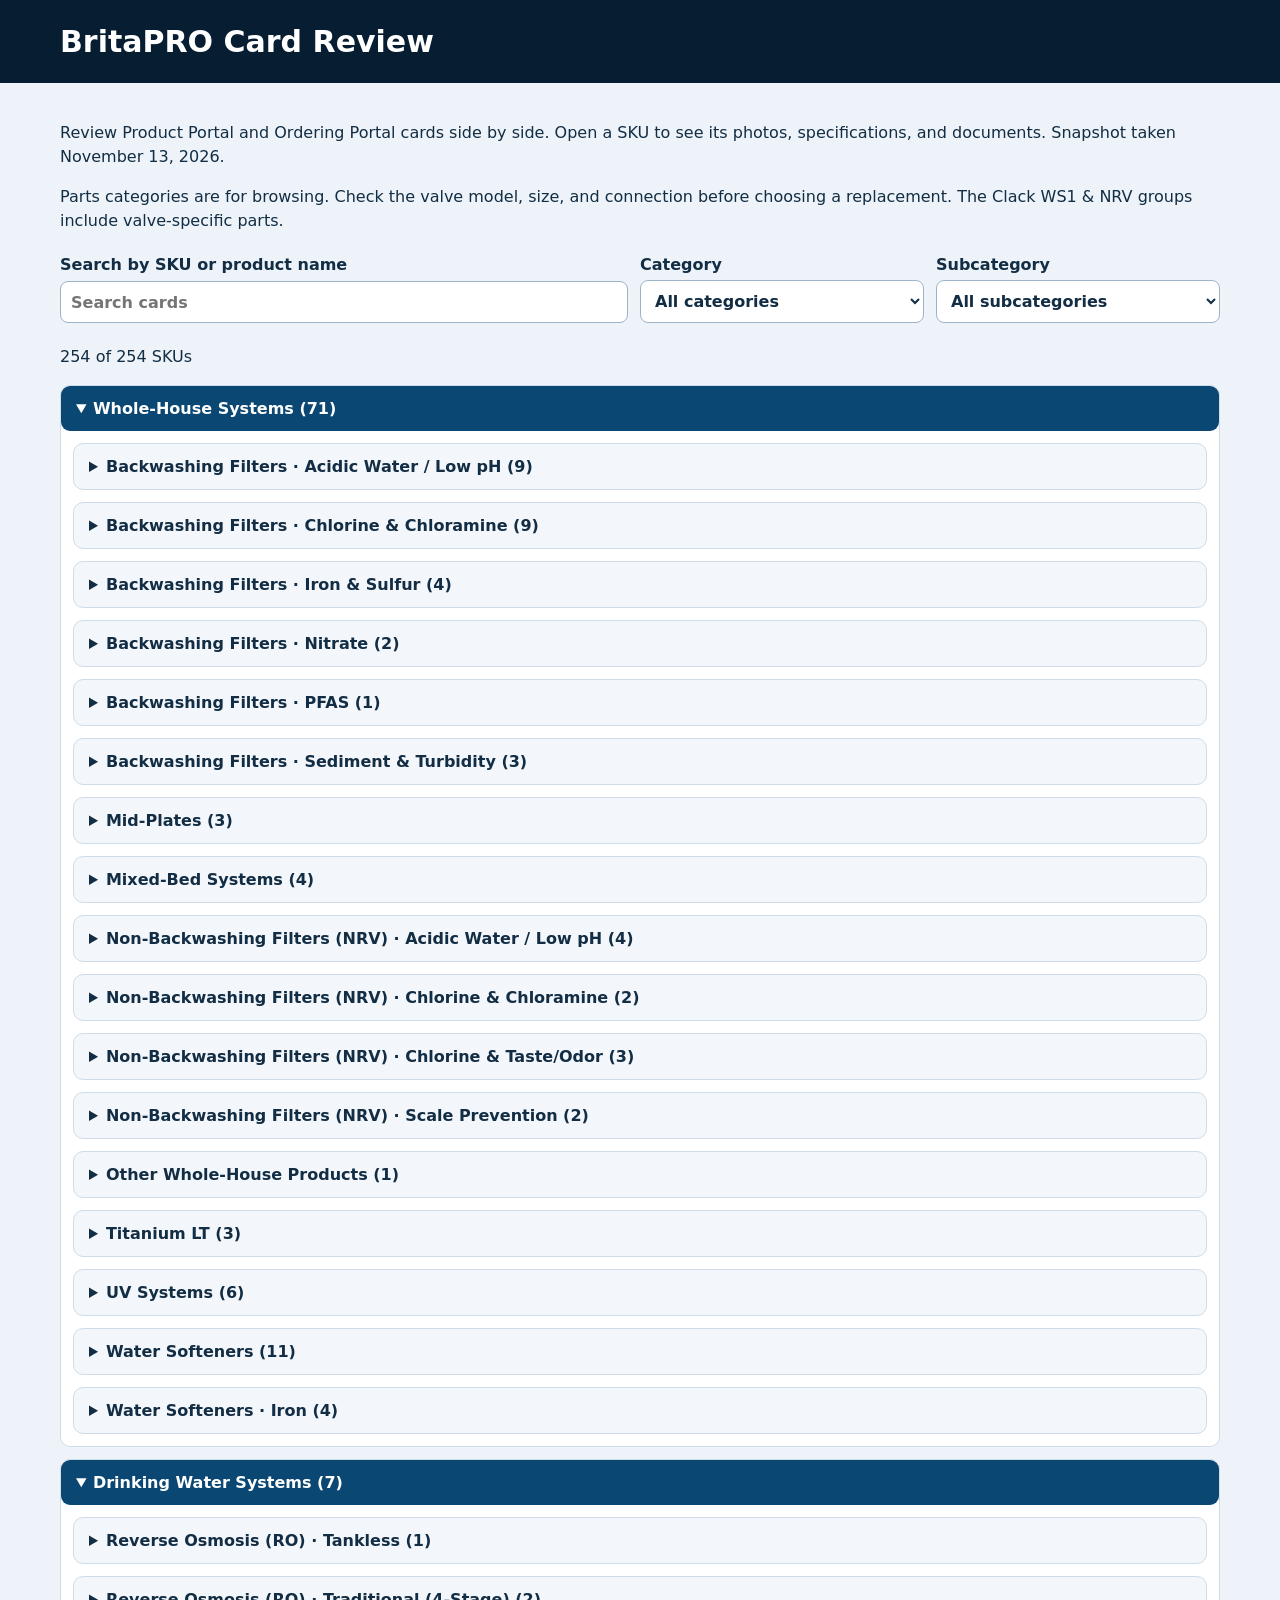
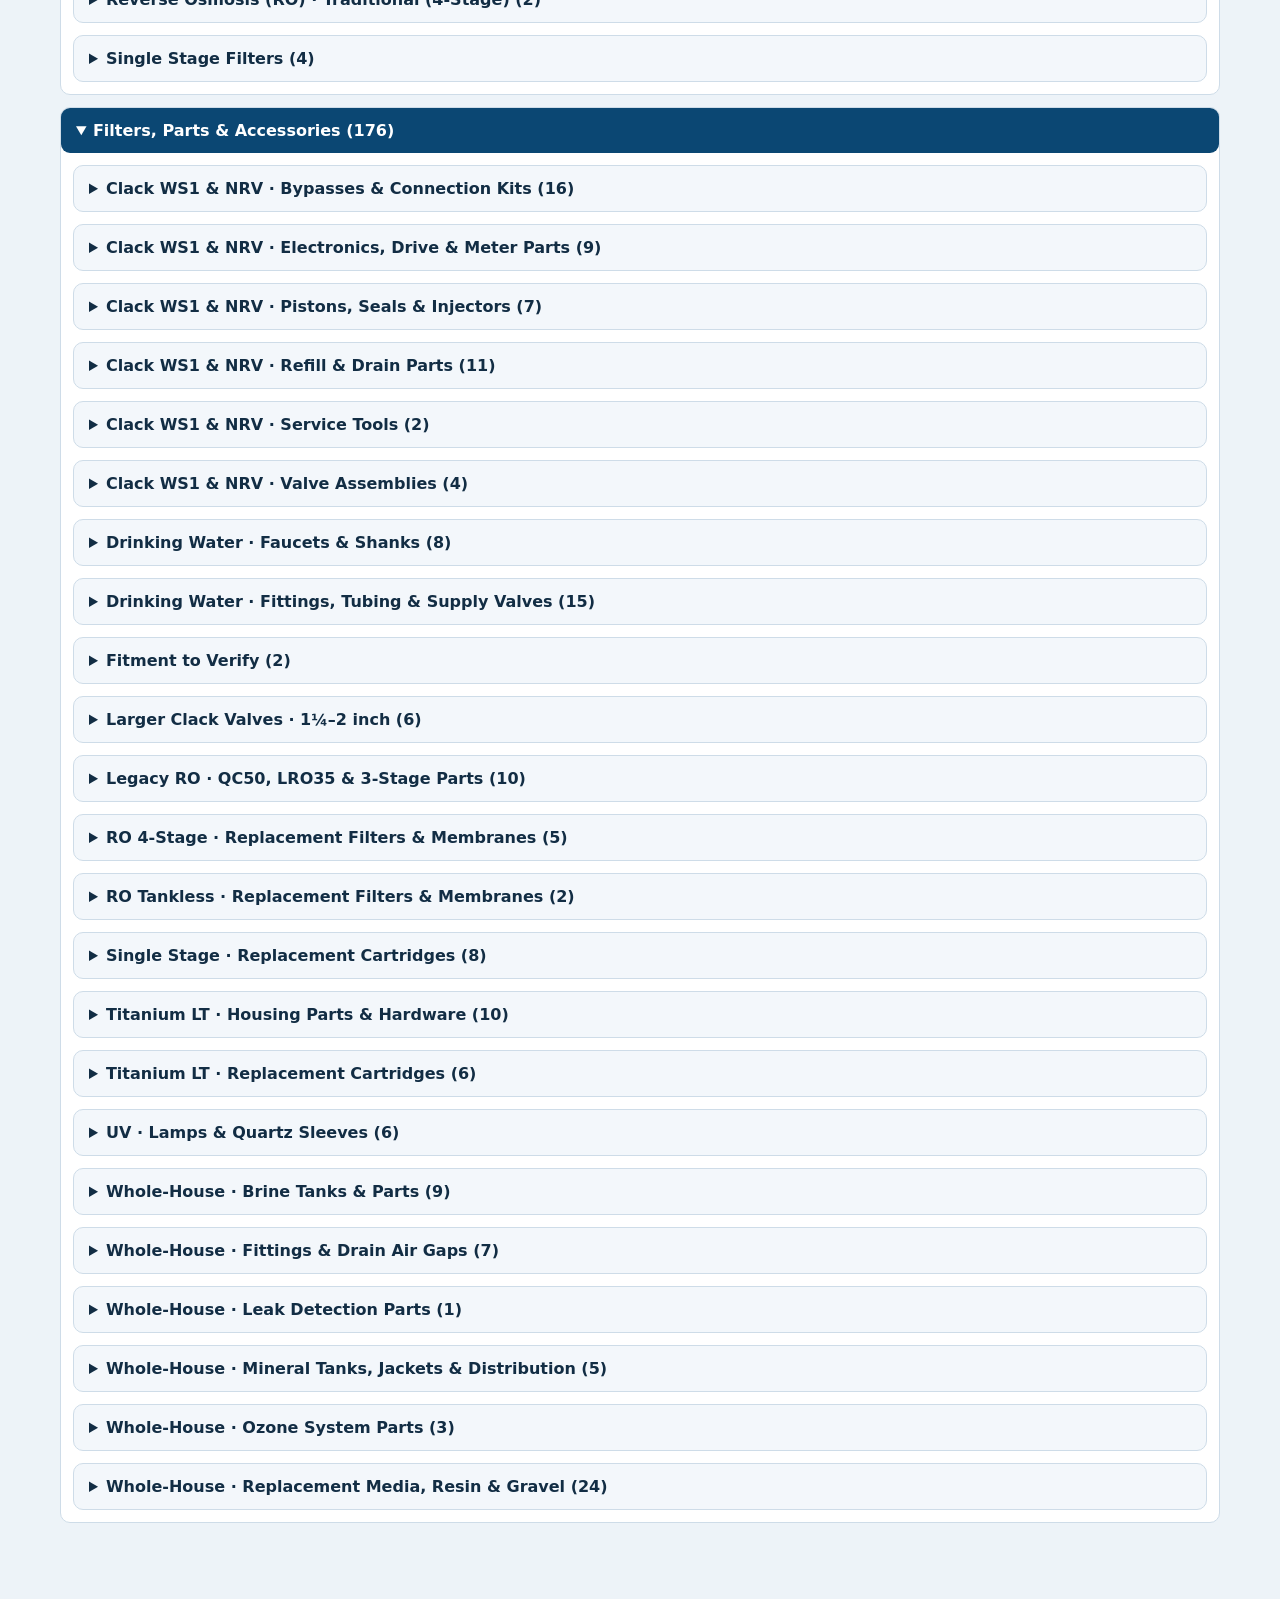
<file: card-review/index.html>
<!doctype html>
<html lang="en">
<meta charset="utf-8">
<meta name="viewport" content="width=device-width, initial-scale=1">
<meta name="robots" content="noindex, nofollow">
<title>BritaPRO Card Review</title>
<style>
*{box-sizing:border-box}body{margin:0;background:#edf3f8;color:#122d44;font:16px system-ui,sans-serif}header{background:#071e32;color:white;padding:24px max(20px,calc((100% - 1160px)/2))}h1{margin:0;font-size:30px}main{max-width:1200px;margin:auto;padding:22px 20px 64px}p{line-height:1.5}.controls{display:grid;grid-template-columns:2fr 1fr 1fr;gap:12px;margin:22px 0}label{display:grid;gap:6px;font-weight:650}input,select{width:100%;font:inherit;padding:10px;border:1px solid #9db4c8;border-radius:8px;background:#fff;color:inherit}summary{cursor:pointer;font-weight:700;padding:13px 15px}.group,.sub,.pair{border:1px solid #cedce8;border-radius:10px;margin:12px 0;background:#fff}.group>summary{background:#0b4773;color:#fff;border-radius:9px}.sub{margin:12px;background:#f3f7fb}.pair{margin:9px 12px}.sides{display:grid;grid-template-columns:repeat(2,minmax(0,1fr));gap:12px;padding:0 12px 12px}.card{background:#fff;border:1px solid #cedce8;border-top:4px solid #087bae;border-radius:12px;padding:14px;overflow-wrap:anywhere}.card h3{font-size:15px;color:#075882;margin:0 0 10px}.card h4{margin:12px 0 8px}.photo{height:150px;display:grid;place-items:center;border:1px solid #dce6ee;border-radius:8px;color:#526779;text-align:center}.photo img{width:100%;height:148px;object-fit:contain}.docs{display:flex;gap:8px 14px;flex-wrap:wrap}a{color:#075882;font-weight:650}details.spec>summary{padding:8px 0}.spec li{margin-bottom:5px}.muted{color:#526779}.empty{padding:12px}@media(max-width:650px){.controls,.sides{grid-template-columns:1fr}}
</style>
<header><h1>BritaPRO Card Review</h1></header>
<main>
<p>Review Product Portal and Ordering Portal cards side by side. Open a SKU to see its photos, specifications, and documents. Snapshot taken November 13, 2026.</p>
<p>Parts categories are for browsing. Check the valve model, size, and connection before choosing a replacement. The Clack WS1 &amp; NRV groups include valve-specific parts.</p>
<div class="controls">
<label>Search by SKU or product name<input id="query" type="search" placeholder="Search cards"></label>
<label>Category<select id="group"><option value="">All categories</option></select></label>
<label>Subcategory<select id="sub"><option value="">All subcategories</option></select></label>
</div>
<p id="count" role="status"></p><div id="results"></div>
</main>
<script id="catalog" type="application/json">[{"sku":"BPF104I","group":"Whole-House Systems","sub":"Other Whole-House Products","product":{"name":"Leak Detection","photo":"https://britapro-product-portal.netlify.app/product-images/BP_Leak_Detection.png","docs":[{"url":"https://britapro-product-portal.netlify.app/sales-sheets/whole-house/BP_Leak Detection.SalesSheet.DIGITAL.pdf","label":"Sales Sheet"},{"url":"https://britapro-product-portal.netlify.app/tech-sheets/whole-house/BP_LeakDetection_TechSheet.DIGITAL.pdf","label":"Technical Sheet"},{"url":"https://britapro-support-portal.netlify.app/warranty/BritaPRO_Platinum_Series_10_Year_Fillable_Warranty.pdf","label":"Warranty & Registration"}]},"ordering":{"name":"Whole-House Leak Detector with One Sensor","photo":"https://britapro-product-portal.netlify.app/product-images/BP_Leak_Detection.png","note":"","tank":"","media":"","docs":[{"label":"Sales Sheet","url":"https://britapro-product-portal.netlify.app/sales-sheets/whole-house/BP_Leak%20Detection.SalesSheet.DIGITAL.pdf"},{"label":"Technical Sheet","url":"https://britapro-product-portal.netlify.app/tech-sheets/whole-house/BP_LeakDetection_TechSheet.DIGITAL.pdf"},{"label":"Warranty & Registration · 10-Year Whole-House","url":"https://britapro-support-portal.netlify.app/warranty/BritaPRO_Platinum_Series_10_Year_Fillable_Warranty.pdf"}]},"spec":{"sku":"BPF104I","name":"Whole-House Leak Detector with One Sensor","category":"Other Whole-House Products","resinType":"","resinVolume":"","carbonVolume":"","subtitle":"BritaPRO system","mediaType":"","mediaVolume":"","tankDimensions":"","operation":"BritaPRO system","purpose":"Whole-house leak detection system for monitoring water leaks.","description":"• One sensor included in this package\n• Additional sensors are separate replacement components\n• SKU: BPF104I"}},{"sku":"BPNRVAS10J","group":"Whole-House Systems","sub":"Non-Backwashing Filters (NRV) · Scale Prevention","product":{"name":"Non-backwashing Anti-scale","photo":"https://britapro-product-portal.netlify.app/product-images/BP_NRV_CatCarbon.png","docs":[{"url":"https://britapro-product-portal.netlify.app/sales-sheets/whole-house/BP_NRV_Anti-scale.SalesSheet.DIGITAL.pdf","label":"Sales Sheet"},{"url":"https://britapro-product-portal.netlify.app/sales-sheets/whole-house/BP_Filtration_Brochure.DIGITAL.pdf","label":"Brochure"},{"url":"https://britapro-product-portal.netlify.app/tech-sheets/whole-house/BP_NRV Anti-scale_TechSheet.DIGITAL.pdf","label":"Technical Sheet"},{"url":"https://britapro-product-portal.netlify.app/manuals/whole-house/Platinum_NRV_Manual.DIGITAL.pdf","label":"Installation Manual"},{"url":"https://britapro-support-portal.netlify.app/warranty/BritaPRO_Platinum_Series_10_Year_Fillable_Warranty.pdf","label":"Warranty & Registration"}]},"ordering":{"name":"BritaPRO Whole-House Scale Prevention System","photo":"https://britapro-product-portal.netlify.app/product-images/BP_NRV_CatCarbon.png","note":"","tank":"10\" × 44\" mineral tank","media":"","docs":[{"label":"Sales Sheet","url":"https://britapro-product-portal.netlify.app/sales-sheets/whole-house/BP_NRV_Anti-scale.SalesSheet.DIGITAL.pdf"},{"label":"Brochure","url":"https://britapro-product-portal.netlify.app/sales-sheets/whole-house/BP_Filtration_Brochure.DIGITAL.pdf"},{"label":"Technical Sheet","url":"https://britapro-product-portal.netlify.app/tech-sheets/whole-house/BP_NRV%20Anti-scale_TechSheet.DIGITAL.pdf"},{"label":"Warranty & Registration · 10-Year Whole-House","url":"https://britapro-support-portal.netlify.app/warranty/BritaPRO_Platinum_Series_10_Year_Fillable_Warranty.pdf"}]},"spec":{"sku":"BPNRVAS10J","name":"BritaPRO Whole-House Scale Prevention System","category":"Non-Backwashing | Scale Prevention","resinType":"","resinVolume":"","carbonVolume":"","subtitle":"Non-backwashing inlet/outlet head","mediaType":"","mediaVolume":"","tankDimensions":"10\" × 44\" mineral tank","operation":"Non-backwashing inlet/outlet head","purpose":"Whole-house conditioning system for plumbing and water-using appliances.","description":"• Designed to reduce scale formation\n• No electricity or automatic regeneration required\n• This conditioning system is not a salt-regenerated water softener\n• 10\" × 44\" mineral tank\n• Anti-scale treatment media"}},{"sku":"BPNRVAS15J","group":"Whole-House Systems","sub":"Non-Backwashing Filters (NRV) · Scale Prevention","product":{"name":"Non-backwashing Anti-scale","photo":"https://britapro-product-portal.netlify.app/product-images/BP_NRV_CatCarbon.png","docs":[{"url":"https://britapro-product-portal.netlify.app/sales-sheets/whole-house/BP_NRV_Anti-scale.SalesSheet.DIGITAL.pdf","label":"Sales Sheet"},{"url":"https://britapro-product-portal.netlify.app/sales-sheets/whole-house/BP_Filtration_Brochure.DIGITAL.pdf","label":"Brochure"},{"url":"https://britapro-product-portal.netlify.app/tech-sheets/whole-house/BP_NRV Anti-scale_TechSheet.DIGITAL.pdf","label":"Technical Sheet"},{"url":"https://britapro-product-portal.netlify.app/manuals/whole-house/Platinum_NRV_Manual.DIGITAL.pdf","label":"Installation Manual"},{"url":"https://britapro-support-portal.netlify.app/warranty/BritaPRO_Platinum_Series_10_Year_Fillable_Warranty.pdf","label":"Warranty & Registration"}]},"ordering":{"name":"BritaPRO Whole-House Scale Prevention System","photo":"https://britapro-product-portal.netlify.app/product-images/BP_NRV_CatCarbon.png","note":"","tank":"10\" × 54\" mineral tank","media":"","docs":[{"label":"Sales Sheet","url":"https://britapro-product-portal.netlify.app/sales-sheets/whole-house/BP_NRV_Anti-scale.SalesSheet.DIGITAL.pdf"},{"label":"Brochure","url":"https://britapro-product-portal.netlify.app/sales-sheets/whole-house/BP_Filtration_Brochure.DIGITAL.pdf"},{"label":"Technical Sheet","url":"https://britapro-product-portal.netlify.app/tech-sheets/whole-house/BP_NRV%20Anti-scale_TechSheet.DIGITAL.pdf"},{"label":"Warranty & Registration · 10-Year Whole-House","url":"https://britapro-support-portal.netlify.app/warranty/BritaPRO_Platinum_Series_10_Year_Fillable_Warranty.pdf"}]},"spec":{"sku":"BPNRVAS15J","name":"BritaPRO Whole-House Scale Prevention System","category":"Non-Backwashing | Scale Prevention","resinType":"","resinVolume":"","carbonVolume":"","subtitle":"Non-backwashing inlet/outlet head","mediaType":"","mediaVolume":"","tankDimensions":"10\" × 54\" mineral tank","operation":"Non-backwashing inlet/outlet head","purpose":"Whole-house conditioning system for plumbing and water-using appliances.","description":"• Designed to reduce scale formation\n• No electricity or automatic regeneration required\n• This conditioning system is not a salt-regenerated water softener\n• 10\" × 54\" mineral tank\n• Anti-scale treatment media"}},{"sku":"BPNRVCAT100J","group":"Whole-House Systems","sub":"Non-Backwashing Filters (NRV) · Chlorine & Chloramine","product":{"name":"Non-backwashing Catalytic Carbon","photo":"https://britapro-product-portal.netlify.app/product-images/BP_NRV_CatCarbon.png","docs":[{"url":"https://britapro-product-portal.netlify.app/sales-sheets/whole-house/BP_NRV_CatCarbon.SalesSheet.DIGITAL.pdf","label":"Sales Sheet"},{"url":"https://britapro-product-portal.netlify.app/sales-sheets/whole-house/BP_Filtration_Brochure.DIGITAL.pdf","label":"Brochure"},{"url":"https://britapro-product-portal.netlify.app/tech-sheets/whole-house/BP_NRV Cat Carbon_TechSheet.DIGITAL.pdf","label":"Technical Sheet"},{"url":"https://britapro-product-portal.netlify.app/manuals/whole-house/Platinum_NRV_Manual.DIGITAL.pdf","label":"Installation Manual"},{"url":"https://britapro-support-portal.netlify.app/warranty/BritaPRO_Platinum_Series_10_Year_Fillable_Warranty.pdf","label":"Warranty & Registration"}]},"ordering":{"name":"BritaPRO Whole-House Chlorine & Chloramine Filter — 1.0 cu. ft.","photo":"https://britapro-product-portal.netlify.app/product-images/BP_NRV_CatCarbon.png","note":"","tank":"10\" × 44\" mineral tank","media":"Media type: Catalytic Carbon\nMedia volume: 1.0 cu. ft.","docs":[{"label":"Sales Sheet","url":"https://britapro-product-portal.netlify.app/sales-sheets/whole-house/BP_NRV_CatCarbon.SalesSheet.DIGITAL.pdf"},{"label":"Brochure","url":"https://britapro-product-portal.netlify.app/sales-sheets/whole-house/BP_Filtration_Brochure.DIGITAL.pdf"},{"label":"Technical Sheet","url":"https://britapro-product-portal.netlify.app/tech-sheets/whole-house/BP_NRV%20Cat%20Carbon_TechSheet.DIGITAL.pdf"},{"label":"Warranty & Registration · 10-Year Whole-House","url":"https://britapro-support-portal.netlify.app/warranty/BritaPRO_Platinum_Series_10_Year_Fillable_Warranty.pdf"}]},"spec":{"sku":"BPNRVCAT100J","name":"BritaPRO Whole-House Chlorine & Chloramine Filter","category":"Non-Backwashing | Chlorine & Chloramine","resinType":"","resinVolume":"","carbonVolume":"","subtitle":"1.0 cu. ft. Catalytic Carbon — Non-backwashing inlet/outlet head","mediaType":"Catalytic Carbon","mediaVolume":"1.0 cu. ft.","tankDimensions":"10\" × 44\" mineral tank","operation":"Non-backwashing inlet/outlet head","purpose":"Whole-house catalytic carbon filter for chlorine, chloramine, taste, and odor concerns.","description":"• 10\" × 44\" mineral tank"}},{"sku":"BPNRVCAT150J","group":"Whole-House Systems","sub":"Non-Backwashing Filters (NRV) · Chlorine & Chloramine","product":{"name":"Non-backwashing Catalytic Carbon","photo":"https://britapro-product-portal.netlify.app/product-images/BP_NRV_CatCarbon.png","docs":[{"url":"https://britapro-product-portal.netlify.app/sales-sheets/whole-house/BP_NRV_CatCarbon.SalesSheet.DIGITAL.pdf","label":"Sales Sheet"},{"url":"https://britapro-product-portal.netlify.app/sales-sheets/whole-house/BP_Filtration_Brochure.DIGITAL.pdf","label":"Brochure"},{"url":"https://britapro-product-portal.netlify.app/tech-sheets/whole-house/BP_NRV Cat Carbon_TechSheet.DIGITAL.pdf","label":"Technical Sheet"},{"url":"https://britapro-product-portal.netlify.app/manuals/whole-house/Platinum_NRV_Manual.DIGITAL.pdf","label":"Installation Manual"},{"url":"https://britapro-support-portal.netlify.app/warranty/BritaPRO_Platinum_Series_10_Year_Fillable_Warranty.pdf","label":"Warranty & Registration"}]},"ordering":{"name":"BritaPRO Whole-House Chlorine & Chloramine Filter — 1.5 cu. ft.","photo":"https://britapro-product-portal.netlify.app/product-images/BP_NRV_CatCarbon.png","note":"","tank":"10\" × 54\" mineral tank","media":"Media type: Catalytic Carbon\nMedia volume: 1.5 cu. ft.","docs":[{"label":"Sales Sheet","url":"https://britapro-product-portal.netlify.app/sales-sheets/whole-house/BP_NRV_CatCarbon.SalesSheet.DIGITAL.pdf"},{"label":"Brochure","url":"https://britapro-product-portal.netlify.app/sales-sheets/whole-house/BP_Filtration_Brochure.DIGITAL.pdf"},{"label":"Technical Sheet","url":"https://britapro-product-portal.netlify.app/tech-sheets/whole-house/BP_NRV%20Cat%20Carbon_TechSheet.DIGITAL.pdf"},{"label":"Warranty & Registration · 10-Year Whole-House","url":"https://britapro-support-portal.netlify.app/warranty/BritaPRO_Platinum_Series_10_Year_Fillable_Warranty.pdf"}]},"spec":{"sku":"BPNRVCAT150J","name":"BritaPRO Whole-House Chlorine & Chloramine Filter","category":"Non-Backwashing | Chlorine & Chloramine","resinType":"","resinVolume":"","carbonVolume":"","subtitle":"1.5 cu. ft. Catalytic Carbon — Non-backwashing inlet/outlet head","mediaType":"Catalytic Carbon","mediaVolume":"1.5 cu. ft.","tankDimensions":"10\" × 54\" mineral tank","operation":"Non-backwashing inlet/outlet head","purpose":"Whole-house catalytic carbon filter for chlorine, chloramine, taste, and odor concerns.","description":"• 10\" × 54\" mineral tank"}},{"sku":"BPNRVAN100","group":"Whole-House Systems","sub":"Non-Backwashing Filters (NRV) · Acidic Water / Low pH","product":{"name":"Non-backwashing Neutralizer","photo":"https://britapro-product-portal.netlify.app/product-images/BP_NRV_CatCarbon.png","docs":[{"url":"https://britapro-product-portal.netlify.app/sales-sheets/whole-house/BP_NRV_Neutralizer.SalesSheet.DIGITAL.pdf","label":"Sales Sheet"},{"url":"https://britapro-product-portal.netlify.app/sales-sheets/whole-house/BP_Filtration_Brochure.DIGITAL.pdf","label":"Brochure"},{"url":"https://britapro-product-portal.netlify.app/tech-sheets/whole-house/BP_NRV Neutralizer_TechSheet.DIGITAL.pdf","label":"Technical Sheet"},{"url":"https://britapro-product-portal.netlify.app/manuals/whole-house/Platinum_NRV_Manual.DIGITAL.pdf","label":"Installation Manual"},{"url":"https://britapro-support-portal.netlify.app/warranty/BritaPRO_Platinum_Series_10_Year_Fillable_Warranty.pdf","label":"Warranty & Registration"}]},"ordering":{"name":"BritaPRO Whole-House Acid Neutralizing Filter — 1.0 cu. ft.","photo":"https://britapro-product-portal.netlify.app/product-images/BP_NRV_CatCarbon.png","note":"","tank":"10\" × 47\" mineral tank","media":"Media volume: 1.0 cu. ft.","docs":[{"label":"Sales Sheet","url":"https://britapro-product-portal.netlify.app/sales-sheets/whole-house/BP_NRV_Neutralizer.SalesSheet.DIGITAL.pdf"},{"label":"Brochure","url":"https://britapro-product-portal.netlify.app/sales-sheets/whole-house/BP_Filtration_Brochure.DIGITAL.pdf"},{"label":"Technical Sheet","url":"https://britapro-product-portal.netlify.app/tech-sheets/whole-house/BP_NRV%20Neutralizer_TechSheet.DIGITAL.pdf"},{"label":"Warranty & Registration · 10-Year Whole-House","url":"https://britapro-support-portal.netlify.app/warranty/BritaPRO_Platinum_Series_10_Year_Fillable_Warranty.pdf"}]},"spec":{"sku":"BPNRVAN100","name":"BritaPRO Whole-House Acid Neutralizing Filter","category":"Non-Backwashing | Acidic Water / Low pH","resinType":"","resinVolume":"","carbonVolume":"","subtitle":"1.0 cu. ft. — Non-backwashing inlet/outlet head","mediaType":"","mediaVolume":"1.0 cu. ft.","tankDimensions":"10\" × 47\" mineral tank","operation":"Non-backwashing inlet/outlet head","purpose":"Whole-house neutralizing filter designed to raise the pH of acidic water and help protect plumbing, fixtures, and appliances from corrosive conditions.","description":"• Media and service needs depend on the incoming water\n• 10\" × 47\" mineral tank\n• Neutralizing media\n• Gray tank without tank sleeve"}},{"sku":"BPNRVAN150","group":"Whole-House Systems","sub":"Non-Backwashing Filters (NRV) · Acidic Water / Low pH","product":{"name":"Non-backwashing Neutralizer","photo":"https://britapro-product-portal.netlify.app/product-images/BP_NRV_CatCarbon.png","docs":[{"url":"https://britapro-product-portal.netlify.app/sales-sheets/whole-house/BP_NRV_Neutralizer.SalesSheet.DIGITAL.pdf","label":"Sales Sheet"},{"url":"https://britapro-product-portal.netlify.app/sales-sheets/whole-house/BP_Filtration_Brochure.DIGITAL.pdf","label":"Brochure"},{"url":"https://britapro-product-portal.netlify.app/tech-sheets/whole-house/BP_NRV Neutralizer_TechSheet.DIGITAL.pdf","label":"Technical Sheet"},{"url":"https://britapro-product-portal.netlify.app/manuals/whole-house/Platinum_NRV_Manual.DIGITAL.pdf","label":"Installation Manual"},{"url":"https://britapro-support-portal.netlify.app/warranty/BritaPRO_Platinum_Series_10_Year_Fillable_Warranty.pdf","label":"Warranty & Registration"}]},"ordering":{"name":"BritaPRO Whole-House Acid Neutralizing Filter — 1.5 cu. ft.","photo":"https://britapro-product-portal.netlify.app/product-images/BP_NRV_CatCarbon.png","note":"","tank":"10\" × 54\" mineral tank","media":"Media volume: 1.5 cu. ft.","docs":[{"label":"Sales Sheet","url":"https://britapro-product-portal.netlify.app/sales-sheets/whole-house/BP_NRV_Neutralizer.SalesSheet.DIGITAL.pdf"},{"label":"Brochure","url":"https://britapro-product-portal.netlify.app/sales-sheets/whole-house/BP_Filtration_Brochure.DIGITAL.pdf"},{"label":"Technical Sheet","url":"https://britapro-product-portal.netlify.app/tech-sheets/whole-house/BP_NRV%20Neutralizer_TechSheet.DIGITAL.pdf"},{"label":"Warranty & Registration · 10-Year Whole-House","url":"https://britapro-support-portal.netlify.app/warranty/BritaPRO_Platinum_Series_10_Year_Fillable_Warranty.pdf"}]},"spec":{"sku":"BPNRVAN150","name":"BritaPRO Whole-House Acid Neutralizing Filter","category":"Non-Backwashing | Acidic Water / Low pH","resinType":"","resinVolume":"","carbonVolume":"","subtitle":"1.5 cu. ft. — Non-backwashing inlet/outlet head","mediaType":"","mediaVolume":"1.5 cu. ft.","tankDimensions":"10\" × 54\" mineral tank","operation":"Non-backwashing inlet/outlet head","purpose":"Whole-house neutralizing filter designed to raise the pH of acidic water and help protect plumbing, fixtures, and appliances from corrosive conditions.","description":"• Media and service needs depend on the incoming water\n• 10\" × 54\" mineral tank\n• Neutralizing media\n• Gray tank without tank sleeve"}},{"sku":"BPNRVANSM100","group":"Whole-House Systems","sub":"Non-Backwashing Filters (NRV) · Acidic Water / Low pH","product":{"name":"Non-backwashing Neutralizer","photo":"https://britapro-product-portal.netlify.app/product-images/BP_NRV_CatCarbon.png","docs":[{"url":"https://britapro-product-portal.netlify.app/sales-sheets/whole-house/BP_NRV_Neutralizer.SalesSheet.DIGITAL.pdf","label":"Sales Sheet"},{"url":"https://britapro-product-portal.netlify.app/sales-sheets/whole-house/BP_Filtration_Brochure.DIGITAL.pdf","label":"Brochure"},{"url":"https://britapro-product-portal.netlify.app/tech-sheets/whole-house/BP_NRV Neutralizer_TechSheet.DIGITAL.pdf","label":"Technical Sheet"},{"url":"https://britapro-product-portal.netlify.app/manuals/whole-house/Platinum_NRV_Manual.DIGITAL.pdf","label":"Installation Manual"},{"url":"https://britapro-support-portal.netlify.app/warranty/BritaPRO_Platinum_Series_10_Year_Fillable_Warranty.pdf","label":"Warranty & Registration"}]},"ordering":{"name":"BritaPRO Whole-House Acid Neutralizing Filter — 1.0 cu. ft.","photo":"https://britapro-product-portal.netlify.app/product-images/BP_NRV_CatCarbon.png","note":"","tank":"10\" × 44\" mineral tank","media":"Media volume: 1.0 cu. ft.","docs":[{"label":"Sales Sheet","url":"https://britapro-product-portal.netlify.app/sales-sheets/whole-house/BP_NRV_Neutralizer.SalesSheet.DIGITAL.pdf"},{"label":"Brochure","url":"https://britapro-product-portal.netlify.app/sales-sheets/whole-house/BP_Filtration_Brochure.DIGITAL.pdf"},{"label":"Technical Sheet","url":"https://britapro-product-portal.netlify.app/tech-sheets/whole-house/BP_NRV%20Neutralizer_TechSheet.DIGITAL.pdf"},{"label":"Warranty & Registration · 10-Year Whole-House","url":"https://britapro-support-portal.netlify.app/warranty/BritaPRO_Platinum_Series_10_Year_Fillable_Warranty.pdf"}]},"spec":{"sku":"BPNRVANSM100","name":"BritaPRO Whole-House Acid Neutralizing Filter","category":"Non-Backwashing | Acidic Water / Low pH","resinType":"","resinVolume":"","carbonVolume":"","subtitle":"1.0 cu. ft. — Non-backwashing inlet/outlet head","mediaType":"","mediaVolume":"1.0 cu. ft.","tankDimensions":"10\" × 44\" mineral tank","operation":"Non-backwashing inlet/outlet head","purpose":"Whole-house neutralizing filter designed to raise the pH of acidic water and help protect plumbing, fixtures, and appliances from corrosive conditions.","description":"• Media and service needs depend on the incoming water\n• 10\" × 44\" mineral tank\n• Neutralizing media"}},{"sku":"BPNRVANSM150","group":"Whole-House Systems","sub":"Non-Backwashing Filters (NRV) · Acidic Water / Low pH","product":{"name":"Non-backwashing Neutralizer","photo":"https://britapro-product-portal.netlify.app/product-images/BP_NRV_CatCarbon.png","docs":[{"url":"https://britapro-product-portal.netlify.app/sales-sheets/whole-house/BP_NRV_Neutralizer.SalesSheet.DIGITAL.pdf","label":"Sales Sheet"},{"url":"https://britapro-product-portal.netlify.app/sales-sheets/whole-house/BP_Filtration_Brochure.DIGITAL.pdf","label":"Brochure"},{"url":"https://britapro-product-portal.netlify.app/tech-sheets/whole-house/BP_NRV Neutralizer_TechSheet.DIGITAL.pdf","label":"Technical Sheet"},{"url":"https://britapro-product-portal.netlify.app/manuals/whole-house/Platinum_NRV_Manual.DIGITAL.pdf","label":"Installation Manual"},{"url":"https://britapro-support-portal.netlify.app/warranty/BritaPRO_Platinum_Series_10_Year_Fillable_Warranty.pdf","label":"Warranty & Registration"}]},"ordering":{"name":"BritaPRO Whole-House Acid Neutralizing Filter — 1.5 cu. ft.","photo":"https://britapro-product-portal.netlify.app/product-images/BP_NRV_CatCarbon.png","note":"","tank":"10\" × 54\" mineral tank","media":"Media volume: 1.5 cu. ft.","docs":[{"label":"Sales Sheet","url":"https://britapro-product-portal.netlify.app/sales-sheets/whole-house/BP_NRV_Neutralizer.SalesSheet.DIGITAL.pdf"},{"label":"Brochure","url":"https://britapro-product-portal.netlify.app/sales-sheets/whole-house/BP_Filtration_Brochure.DIGITAL.pdf"},{"label":"Technical Sheet","url":"https://britapro-product-portal.netlify.app/tech-sheets/whole-house/BP_NRV%20Neutralizer_TechSheet.DIGITAL.pdf"},{"label":"Warranty & Registration · 10-Year Whole-House","url":"https://britapro-support-portal.netlify.app/warranty/BritaPRO_Platinum_Series_10_Year_Fillable_Warranty.pdf"}]},"spec":{"sku":"BPNRVANSM150","name":"BritaPRO Whole-House Acid Neutralizing Filter","category":"Non-Backwashing | Acidic Water / Low pH","resinType":"","resinVolume":"","carbonVolume":"","subtitle":"1.5 cu. ft. — Non-backwashing inlet/outlet head","mediaType":"","mediaVolume":"1.5 cu. ft.","tankDimensions":"10\" × 54\" mineral tank","operation":"Non-backwashing inlet/outlet head","purpose":"Whole-house neutralizing filter designed to raise the pH of acidic water and help protect plumbing, fixtures, and appliances from corrosive conditions.","description":"• Media and service needs depend on the incoming water\n• 10\" × 54\" mineral tank\n• Neutralizing media"}},{"sku":"BPCAT05B","group":"Whole-House Systems","sub":"Backwashing Filters · Chlorine & Chloramine","product":{"name":"Platinum Valve Catalytic Carbon","photo":"https://britapro-product-portal.netlify.app/product-images/BP_PlatValve_CatCarbon.png","docs":[{"url":"https://britapro-product-portal.netlify.app/sales-sheets/whole-house/BP_PlatValve_CatCarbon.SalesSheet.DIGITAL.pdf","label":"Sales Sheet"},{"url":"https://britapro-product-portal.netlify.app/sales-sheets/whole-house/BP_Filtration_Brochure.DIGITAL.pdf","label":"Brochure"},{"url":"https://britapro-product-portal.netlify.app/tech-sheets/whole-house/BP_PlatValve_CatalyticCarbon_TechSheet.DIGITAL.pdf","label":"Technical Sheet"},{"url":"https://britapro-product-portal.netlify.app/manuals/Platinum_Filter_Manual.DIGITAL.pdf","label":"Installation Manual"},{"url":"https://britapro-product-portal.netlify.app/BP_Backwashing_Filter_Installation_Guide.pdf","label":"Backwashing Filter Installation Guide"},{"url":"https://britapro-product-portal.netlify.app/BP_Backwashing_Filter_Startup_Procedure.pdf","label":"Backwashing Filter Startup Procedure"},{"url":"https://britapro-product-portal.netlify.app/BP_Carbon Filtration Soaking Procedure.pdf","label":"Carbon Filtration Soaking Procedure"},{"url":"https://britapro-support-portal.netlify.app/warranty/BritaPRO_Platinum_Series_10_Year_Fillable_Warranty.pdf","label":"Warranty & Registration"}]},"ordering":{"name":"BritaPRO Platinum Whole-House Chlorine & Chloramine Filter — 0.5 cu. ft.","photo":"https://britapro-order-portal.netlify.app/BPCAT150J.webp","note":"","tank":"8\" × 35\" mineral tank","media":"Media type: Catalytic Carbon\nMedia volume: 0.5 cu. ft.","docs":[{"label":"Sales Sheet","url":"https://britapro-product-portal.netlify.app/sales-sheets/whole-house/BP_PlatValve_CatCarbon.SalesSheet.DIGITAL.pdf"},{"label":"Brochure","url":"https://britapro-product-portal.netlify.app/sales-sheets/whole-house/BP_Filtration_Brochure.DIGITAL.pdf"},{"label":"Technical Sheet","url":"https://britapro-product-portal.netlify.app/tech-sheets/whole-house/BP_PlatValve_CatalyticCarbon_TechSheet.DIGITAL.pdf"},{"label":"Warranty & Registration · 10-Year Whole-House","url":"https://britapro-support-portal.netlify.app/warranty/BritaPRO_Platinum_Series_10_Year_Fillable_Warranty.pdf"}]},"spec":{"sku":"BPCAT05B","name":"BritaPRO Platinum Whole-House Chlorine & Chloramine Filter","category":"Backwashing | Chlorine & Chloramine","resinType":"","resinVolume":"","carbonVolume":"","subtitle":"0.5 cu. ft. Catalytic Carbon — Automatic backwashing","mediaType":"Catalytic Carbon","mediaVolume":"0.5 cu. ft.","tankDimensions":"8\" × 35\" mineral tank","operation":"Automatic backwashing","purpose":"Whole-house catalytic carbon filter for reducing chlorine, chloramines, and associated taste and odor concerns.","description":"• 8\" × 35\" mineral tank"}},{"sku":"BPCAT100J","group":"Whole-House Systems","sub":"Backwashing Filters · Chlorine & Chloramine","product":{"name":"Platinum Valve Catalytic Carbon","photo":"https://britapro-product-portal.netlify.app/product-images/BP_PlatValve_CatCarbon.png","docs":[{"url":"https://britapro-product-portal.netlify.app/sales-sheets/whole-house/BP_PlatValve_CatCarbon.SalesSheet.DIGITAL.pdf","label":"Sales Sheet"},{"url":"https://britapro-product-portal.netlify.app/sales-sheets/whole-house/BP_Filtration_Brochure.DIGITAL.pdf","label":"Brochure"},{"url":"https://britapro-product-portal.netlify.app/tech-sheets/whole-house/BP_PlatValve_CatalyticCarbon_TechSheet.DIGITAL.pdf","label":"Technical Sheet"},{"url":"https://britapro-product-portal.netlify.app/manuals/Platinum_Filter_Manual.DIGITAL.pdf","label":"Installation Manual"},{"url":"https://britapro-product-portal.netlify.app/BP_Backwashing_Filter_Installation_Guide.pdf","label":"Backwashing Filter Installation Guide"},{"url":"https://britapro-product-portal.netlify.app/BP_Backwashing_Filter_Startup_Procedure.pdf","label":"Backwashing Filter Startup Procedure"},{"url":"https://britapro-product-portal.netlify.app/BP_Carbon Filtration Soaking Procedure.pdf","label":"Carbon Filtration Soaking Procedure"},{"url":"https://britapro-support-portal.netlify.app/warranty/BritaPRO_Platinum_Series_10_Year_Fillable_Warranty.pdf","label":"Warranty & Registration"}]},"ordering":{"name":"BritaPRO Platinum Whole-House Chlorine & Chloramine Filter — 1.0 cu. ft.","photo":"https://britapro-order-portal.netlify.app/BPCAT150J.webp","note":"","tank":"10\" × 44\" mineral tank","media":"Media type: Catalytic Carbon\nMedia volume: 1.0 cu. ft.","docs":[{"label":"Sales Sheet","url":"https://britapro-product-portal.netlify.app/sales-sheets/whole-house/BP_PlatValve_CatCarbon.SalesSheet.DIGITAL.pdf"},{"label":"Brochure","url":"https://britapro-product-portal.netlify.app/sales-sheets/whole-house/BP_Filtration_Brochure.DIGITAL.pdf"},{"label":"Technical Sheet","url":"https://britapro-product-portal.netlify.app/tech-sheets/whole-house/BP_PlatValve_CatalyticCarbon_TechSheet.DIGITAL.pdf"},{"label":"Warranty & Registration · 10-Year Whole-House","url":"https://britapro-support-portal.netlify.app/warranty/BritaPRO_Platinum_Series_10_Year_Fillable_Warranty.pdf"}]},"spec":{"sku":"BPCAT100J","name":"BritaPRO Platinum Whole-House Chlorine & Chloramine Filter","category":"Backwashing | Chlorine & Chloramine","resinType":"","resinVolume":"","carbonVolume":"","subtitle":"1.0 cu. ft. Catalytic Carbon — Automatic backwashing","mediaType":"Catalytic Carbon","mediaVolume":"1.0 cu. ft.","tankDimensions":"10\" × 44\" mineral tank","operation":"Automatic backwashing","purpose":"Whole-house catalytic carbon filter for reducing chlorine, chloramines, and associated taste and odor concerns.","description":"• 10\" × 44\" mineral tank"}},{"sku":"BPCAT150J","group":"Whole-House Systems","sub":"Backwashing Filters · Chlorine & Chloramine","product":{"name":"Platinum Valve Catalytic Carbon","photo":"https://britapro-product-portal.netlify.app/product-images/BP_PlatValve_CatCarbon.png","docs":[{"url":"https://britapro-product-portal.netlify.app/sales-sheets/whole-house/BP_PlatValve_CatCarbon.SalesSheet.DIGITAL.pdf","label":"Sales Sheet"},{"url":"https://britapro-product-portal.netlify.app/sales-sheets/whole-house/BP_Filtration_Brochure.DIGITAL.pdf","label":"Brochure"},{"url":"https://britapro-product-portal.netlify.app/tech-sheets/whole-house/BP_PlatValve_CatalyticCarbon_TechSheet.DIGITAL.pdf","label":"Technical Sheet"},{"url":"https://britapro-product-portal.netlify.app/manuals/Platinum_Filter_Manual.DIGITAL.pdf","label":"Installation Manual"},{"url":"https://britapro-product-portal.netlify.app/BP_Backwashing_Filter_Installation_Guide.pdf","label":"Backwashing Filter Installation Guide"},{"url":"https://britapro-product-portal.netlify.app/BP_Backwashing_Filter_Startup_Procedure.pdf","label":"Backwashing Filter Startup Procedure"},{"url":"https://britapro-product-portal.netlify.app/BP_Carbon Filtration Soaking Procedure.pdf","label":"Carbon Filtration Soaking Procedure"},{"url":"https://britapro-support-portal.netlify.app/warranty/BritaPRO_Platinum_Series_10_Year_Fillable_Warranty.pdf","label":"Warranty & Registration"}]},"ordering":{"name":"BritaPRO Platinum Whole-House Chlorine & Chloramine Filter — 1.5 cu. ft.","photo":"https://britapro-order-portal.netlify.app/BPCAT150J.webp","note":"","tank":"10\" × 54\" mineral tank","media":"Media type: Catalytic Carbon\nMedia volume: 1.5 cu. ft.","docs":[{"label":"Sales Sheet","url":"https://britapro-product-portal.netlify.app/sales-sheets/whole-house/BP_PlatValve_CatCarbon.SalesSheet.DIGITAL.pdf"},{"label":"Brochure","url":"https://britapro-product-portal.netlify.app/sales-sheets/whole-house/BP_Filtration_Brochure.DIGITAL.pdf"},{"label":"Technical Sheet","url":"https://britapro-product-portal.netlify.app/tech-sheets/whole-house/BP_PlatValve_CatalyticCarbon_TechSheet.DIGITAL.pdf"},{"label":"Warranty & Registration · 10-Year Whole-House","url":"https://britapro-support-portal.netlify.app/warranty/BritaPRO_Platinum_Series_10_Year_Fillable_Warranty.pdf"}]},"spec":{"sku":"BPCAT150J","name":"BritaPRO Platinum Whole-House Chlorine & Chloramine Filter","category":"Backwashing | Chlorine & Chloramine","resinType":"","resinVolume":"","carbonVolume":"","subtitle":"1.5 cu. ft. Catalytic Carbon — Automatic backwashing","mediaType":"Catalytic Carbon","mediaVolume":"1.5 cu. ft.","tankDimensions":"10\" × 54\" mineral tank","operation":"Automatic backwashing","purpose":"Whole-house catalytic carbon filter for reducing chlorine, chloramines, and associated taste and odor concerns.","description":"• 10\" × 54\" mineral tank"}},{"sku":"BPCAT200","group":"Whole-House Systems","sub":"Backwashing Filters · Chlorine & Chloramine","product":{"name":"Platinum Valve Catalytic Carbon","photo":"https://britapro-product-portal.netlify.app/product-images/BP_PlatValve_CatCarbon.png","docs":[{"url":"https://britapro-product-portal.netlify.app/sales-sheets/whole-house/BP_PlatValve_CatCarbon.SalesSheet.DIGITAL.pdf","label":"Sales Sheet"},{"url":"https://britapro-product-portal.netlify.app/sales-sheets/whole-house/BP_Filtration_Brochure.DIGITAL.pdf","label":"Brochure"},{"url":"https://britapro-product-portal.netlify.app/tech-sheets/whole-house/BP_PlatValve_CatalyticCarbon_TechSheet.DIGITAL.pdf","label":"Technical Sheet"},{"url":"https://britapro-product-portal.netlify.app/manuals/Platinum_Filter_Manual.DIGITAL.pdf","label":"Installation Manual"},{"url":"https://britapro-product-portal.netlify.app/BP_Backwashing_Filter_Installation_Guide.pdf","label":"Backwashing Filter Installation Guide"},{"url":"https://britapro-product-portal.netlify.app/BP_Backwashing_Filter_Startup_Procedure.pdf","label":"Backwashing Filter Startup Procedure"},{"url":"https://britapro-product-portal.netlify.app/BP_Carbon Filtration Soaking Procedure.pdf","label":"Carbon Filtration Soaking Procedure"},{"url":"https://britapro-support-portal.netlify.app/warranty/BritaPRO_Platinum_Series_10_Year_Fillable_Warranty.pdf","label":"Warranty & Registration"}]},"ordering":{"name":"BritaPRO Platinum Whole-House Chlorine & Chloramine Filter — 2.0 cu. ft.","photo":"https://britapro-order-portal.netlify.app/BPCAT150J.webp","note":"","tank":"12\" × 52\" mineral tank","media":"Media type: Catalytic Carbon\nMedia volume: 2.0 cu. ft.","docs":[{"label":"Sales Sheet","url":"https://britapro-product-portal.netlify.app/sales-sheets/whole-house/BP_PlatValve_CatCarbon.SalesSheet.DIGITAL.pdf"},{"label":"Brochure","url":"https://britapro-product-portal.netlify.app/sales-sheets/whole-house/BP_Filtration_Brochure.DIGITAL.pdf"},{"label":"Technical Sheet","url":"https://britapro-product-portal.netlify.app/tech-sheets/whole-house/BP_PlatValve_CatalyticCarbon_TechSheet.DIGITAL.pdf"},{"label":"Warranty & Registration · 10-Year Whole-House","url":"https://britapro-support-portal.netlify.app/warranty/BritaPRO_Platinum_Series_10_Year_Fillable_Warranty.pdf"}]},"spec":{"sku":"BPCAT200","name":"BritaPRO Platinum Whole-House Chlorine & Chloramine Filter","category":"Backwashing | Chlorine & Chloramine","resinType":"","resinVolume":"","carbonVolume":"","subtitle":"2.0 cu. ft. Catalytic Carbon — Automatic backwashing","mediaType":"Catalytic Carbon","mediaVolume":"2.0 cu. ft.","tankDimensions":"12\" × 52\" mineral tank","operation":"Automatic backwashing","purpose":"Whole-house catalytic carbon filter for reducing chlorine, chloramines, and associated taste and odor concerns.","description":"• 12\" × 52\" mineral tank\n• Gray tank without tank sleeve"}},{"sku":"BP125CAT200","group":"Whole-House Systems","sub":"Backwashing Filters · Chlorine & Chloramine","product":{"name":"Platinum Valve Catalytic Carbon","photo":"https://britapro-product-portal.netlify.app/product-images/BP_PlatValve_CatCarbon.png","docs":[{"url":"https://britapro-product-portal.netlify.app/sales-sheets/whole-house/BP_PlatValve_CatCarbon.SalesSheet.DIGITAL.pdf","label":"Sales Sheet"},{"url":"https://britapro-product-portal.netlify.app/sales-sheets/whole-house/BP_Filtration_Brochure.DIGITAL.pdf","label":"Brochure"},{"url":"https://britapro-product-portal.netlify.app/tech-sheets/whole-house/BP_PlatValve_CatalyticCarbon_TechSheet.DIGITAL.pdf","label":"Technical Sheet"},{"url":"https://britapro-product-portal.netlify.app/manuals/Platinum_Filter_Manual.DIGITAL.pdf","label":"Installation Manual"},{"url":"https://britapro-product-portal.netlify.app/BP_Backwashing_Filter_Installation_Guide.pdf","label":"Backwashing Filter Installation Guide"},{"url":"https://britapro-product-portal.netlify.app/BP_Backwashing_Filter_Startup_Procedure.pdf","label":"Backwashing Filter Startup Procedure"},{"url":"https://britapro-product-portal.netlify.app/BP_Carbon Filtration Soaking Procedure.pdf","label":"Carbon Filtration Soaking Procedure"},{"url":"https://britapro-support-portal.netlify.app/warranty/BritaPRO_Platinum_Series_10_Year_Fillable_Warranty.pdf","label":"Warranty & Registration"}]},"ordering":{"name":"BritaPRO Platinum Whole-House Chlorine & Chloramine Filter — 2.0 cu. ft.","photo":"https://britapro-order-portal.netlify.app/BPCAT150J.webp","note":"","tank":"12\" × 52\" mineral tank","media":"Media type: Catalytic Carbon\nMedia volume: 2.0 cu. ft.","docs":[{"label":"Sales Sheet","url":"https://britapro-product-portal.netlify.app/sales-sheets/whole-house/BP_PlatValve_CatCarbon.SalesSheet.DIGITAL.pdf"},{"label":"Brochure","url":"https://britapro-product-portal.netlify.app/sales-sheets/whole-house/BP_Filtration_Brochure.DIGITAL.pdf"},{"label":"Technical Sheet","url":"https://britapro-product-portal.netlify.app/tech-sheets/whole-house/BP_PlatValve_CatalyticCarbon_TechSheet.DIGITAL.pdf"},{"label":"Warranty & Registration · 10-Year Whole-House","url":"https://britapro-support-portal.netlify.app/warranty/BritaPRO_Platinum_Series_10_Year_Fillable_Warranty.pdf"}]},"spec":{"sku":"BP125CAT200","name":"BritaPRO Platinum Whole-House Chlorine & Chloramine Filter","category":"Backwashing | Chlorine & Chloramine","resinType":"","resinVolume":"","carbonVolume":"","subtitle":"2.0 cu. ft. Catalytic Carbon — Automatic backwashing","mediaType":"Catalytic Carbon","mediaVolume":"2.0 cu. ft.","tankDimensions":"12\" × 52\" mineral tank","operation":"Automatic backwashing","purpose":"Whole-house catalytic carbon filter for reducing chlorine, chloramines, and associated taste and odor concerns.","description":"• 12\" × 52\" mineral tank\n• 1.25\" control valve\n• Gray tank without tank sleeve"}},{"sku":"BPCAT300","group":"Whole-House Systems","sub":"Backwashing Filters · Chlorine & Chloramine","product":{"name":"Platinum Valve Catalytic Carbon","photo":"https://britapro-product-portal.netlify.app/product-images/BP_PlatValve_CatCarbon.png","docs":[{"url":"https://britapro-product-portal.netlify.app/sales-sheets/whole-house/BP_PlatValve_CatCarbon.SalesSheet.DIGITAL.pdf","label":"Sales Sheet"},{"url":"https://britapro-product-portal.netlify.app/sales-sheets/whole-house/BP_Filtration_Brochure.DIGITAL.pdf","label":"Brochure"},{"url":"https://britapro-product-portal.netlify.app/tech-sheets/whole-house/BP_PlatValve_CatalyticCarbon_TechSheet.DIGITAL.pdf","label":"Technical Sheet"},{"url":"https://britapro-product-portal.netlify.app/manuals/Platinum_Filter_Manual.DIGITAL.pdf","label":"Installation Manual"},{"url":"https://britapro-product-portal.netlify.app/BP_Backwashing_Filter_Installation_Guide.pdf","label":"Backwashing Filter Installation Guide"},{"url":"https://britapro-product-portal.netlify.app/BP_Backwashing_Filter_Startup_Procedure.pdf","label":"Backwashing Filter Startup Procedure"},{"url":"https://britapro-product-portal.netlify.app/BP_Carbon Filtration Soaking Procedure.pdf","label":"Carbon Filtration Soaking Procedure"},{"url":"https://britapro-support-portal.netlify.app/warranty/BritaPRO_Platinum_Series_10_Year_Fillable_Warranty.pdf","label":"Warranty & Registration"}]},"ordering":{"name":"BritaPRO Platinum Whole-House Chlorine & Chloramine Filter — 3.0 cu. ft.","photo":"https://britapro-order-portal.netlify.app/BPCAT150J.webp","note":"","tank":"14\" × 65\" mineral tank","media":"Media type: Catalytic Carbon\nMedia volume: 3.0 cu. ft.","docs":[{"label":"Sales Sheet","url":"https://britapro-product-portal.netlify.app/sales-sheets/whole-house/BP_PlatValve_CatCarbon.SalesSheet.DIGITAL.pdf"},{"label":"Brochure","url":"https://britapro-product-portal.netlify.app/sales-sheets/whole-house/BP_Filtration_Brochure.DIGITAL.pdf"},{"label":"Technical Sheet","url":"https://britapro-product-portal.netlify.app/tech-sheets/whole-house/BP_PlatValve_CatalyticCarbon_TechSheet.DIGITAL.pdf"},{"label":"Warranty & Registration · 10-Year Whole-House","url":"https://britapro-support-portal.netlify.app/warranty/BritaPRO_Platinum_Series_10_Year_Fillable_Warranty.pdf"}]},"spec":{"sku":"BPCAT300","name":"BritaPRO Platinum Whole-House Chlorine & Chloramine Filter","category":"Backwashing | Chlorine & Chloramine","resinType":"","resinVolume":"","carbonVolume":"","subtitle":"3.0 cu. ft. Catalytic Carbon — Automatic backwashing","mediaType":"Catalytic Carbon","mediaVolume":"3.0 cu. ft.","tankDimensions":"14\" × 65\" mineral tank","operation":"Automatic backwashing","purpose":"Whole-house catalytic carbon filter for reducing chlorine, chloramines, and associated taste and odor concerns.","description":"• 14\" × 65\" mineral tank\n• Gray tank without tank sleeve\n• Ships with media unloaded (weight restriction)"}},{"sku":"BP15CAT3","group":"Whole-House Systems","sub":"Backwashing Filters · Chlorine & Chloramine","product":{"name":"Platinum Valve Catalytic Carbon","photo":"https://britapro-product-portal.netlify.app/product-images/BP_PlatValve_CatCarbon.png","docs":[{"url":"https://britapro-product-portal.netlify.app/sales-sheets/whole-house/BP_PlatValve_CatCarbon.SalesSheet.DIGITAL.pdf","label":"Sales Sheet"},{"url":"https://britapro-product-portal.netlify.app/sales-sheets/whole-house/BP_Filtration_Brochure.DIGITAL.pdf","label":"Brochure"},{"url":"https://britapro-product-portal.netlify.app/tech-sheets/whole-house/BP_PlatValve_CatalyticCarbon_TechSheet.DIGITAL.pdf","label":"Technical Sheet"},{"url":"https://britapro-product-portal.netlify.app/manuals/Platinum_Filter_Manual.DIGITAL.pdf","label":"Installation Manual"},{"url":"https://britapro-product-portal.netlify.app/BP_Backwashing_Filter_Installation_Guide.pdf","label":"Backwashing Filter Installation Guide"},{"url":"https://britapro-product-portal.netlify.app/BP_Backwashing_Filter_Startup_Procedure.pdf","label":"Backwashing Filter Startup Procedure"},{"url":"https://britapro-product-portal.netlify.app/BP_Carbon Filtration Soaking Procedure.pdf","label":"Carbon Filtration Soaking Procedure"},{"url":"https://britapro-support-portal.netlify.app/warranty/BritaPRO_Platinum_Series_10_Year_Fillable_Warranty.pdf","label":"Warranty & Registration"}]},"ordering":{"name":"BritaPRO Platinum Whole-House Chlorine & Chloramine Filter — 3.0 cu. ft.","photo":"https://britapro-order-portal.netlify.app/BPCAT150J.webp","note":"","tank":"14\" × 65\" mineral tank","media":"Media type: Catalytic Carbon\nMedia volume: 3.0 cu. ft.","docs":[{"label":"Sales Sheet","url":"https://britapro-product-portal.netlify.app/sales-sheets/whole-house/BP_PlatValve_CatCarbon.SalesSheet.DIGITAL.pdf"},{"label":"Brochure","url":"https://britapro-product-portal.netlify.app/sales-sheets/whole-house/BP_Filtration_Brochure.DIGITAL.pdf"},{"label":"Technical Sheet","url":"https://britapro-product-portal.netlify.app/tech-sheets/whole-house/BP_PlatValve_CatalyticCarbon_TechSheet.DIGITAL.pdf"},{"label":"Warranty & Registration · 10-Year Whole-House","url":"https://britapro-support-portal.netlify.app/warranty/BritaPRO_Platinum_Series_10_Year_Fillable_Warranty.pdf"}]},"spec":{"sku":"BP15CAT3","name":"BritaPRO Platinum Whole-House Chlorine & Chloramine Filter","category":"Backwashing | Chlorine & Chloramine","resinType":"","resinVolume":"","carbonVolume":"","subtitle":"3.0 cu. ft. Catalytic Carbon — Automatic backwashing","mediaType":"Catalytic Carbon","mediaVolume":"3.0 cu. ft.","tankDimensions":"14\" × 65\" mineral tank","operation":"Automatic backwashing","purpose":"Whole-house catalytic carbon filter for reducing chlorine, chloramines, and associated taste and odor concerns.","description":"• 14\" × 65\" mineral tank\n• 1.5\" control valve\n• Gray tank without tank sleeve\n• Ships with media unloaded (weight restriction)"}},{"sku":"BPCAT300-2","group":"Whole-House Systems","sub":"Backwashing Filters · Chlorine & Chloramine","product":{"name":"Platinum Valve Catalytic Carbon","photo":"https://britapro-product-portal.netlify.app/product-images/BP_PlatValve_CatCarbon.png","docs":[{"url":"https://britapro-product-portal.netlify.app/sales-sheets/whole-house/BP_PlatValve_CatCarbon.SalesSheet.DIGITAL.pdf","label":"Sales Sheet"},{"url":"https://britapro-product-portal.netlify.app/sales-sheets/whole-house/BP_Filtration_Brochure.DIGITAL.pdf","label":"Brochure"},{"url":"https://britapro-product-portal.netlify.app/tech-sheets/whole-house/BP_PlatValve_CatalyticCarbon_TechSheet.DIGITAL.pdf","label":"Technical Sheet"},{"url":"https://britapro-product-portal.netlify.app/manuals/Platinum_Filter_Manual.DIGITAL.pdf","label":"Installation Manual"},{"url":"https://britapro-product-portal.netlify.app/BP_Backwashing_Filter_Installation_Guide.pdf","label":"Backwashing Filter Installation Guide"},{"url":"https://britapro-product-portal.netlify.app/BP_Backwashing_Filter_Startup_Procedure.pdf","label":"Backwashing Filter Startup Procedure"},{"url":"https://britapro-product-portal.netlify.app/BP_Carbon Filtration Soaking Procedure.pdf","label":"Carbon Filtration Soaking Procedure"},{"url":"https://britapro-support-portal.netlify.app/warranty/BritaPRO_Platinum_Series_10_Year_Fillable_Warranty.pdf","label":"Warranty & Registration"}]},"ordering":{"name":"BritaPRO Platinum Whole-House Chlorine & Chloramine Filter — 3.0 cu. ft.","photo":"https://britapro-order-portal.netlify.app/BPCAT150J.webp","note":"","tank":"14\" × 65\" mineral tank","media":"Media type: Catalytic Carbon\nMedia volume: 3.0 cu. ft.","docs":[{"label":"Sales Sheet","url":"https://britapro-product-portal.netlify.app/sales-sheets/whole-house/BP_PlatValve_CatCarbon.SalesSheet.DIGITAL.pdf"},{"label":"Brochure","url":"https://britapro-product-portal.netlify.app/sales-sheets/whole-house/BP_Filtration_Brochure.DIGITAL.pdf"},{"label":"Technical Sheet","url":"https://britapro-product-portal.netlify.app/tech-sheets/whole-house/BP_PlatValve_CatalyticCarbon_TechSheet.DIGITAL.pdf"},{"label":"Warranty & Registration · 10-Year Whole-House","url":"https://britapro-support-portal.netlify.app/warranty/BritaPRO_Platinum_Series_10_Year_Fillable_Warranty.pdf"}]},"spec":{"sku":"BPCAT300-2","name":"BritaPRO Platinum Whole-House Chlorine & Chloramine Filter","category":"Backwashing | Chlorine & Chloramine","resinType":"","resinVolume":"","carbonVolume":"","subtitle":"3.0 cu. ft. Catalytic Carbon — Automatic backwashing","mediaType":"Catalytic Carbon","mediaVolume":"3.0 cu. ft.","tankDimensions":"14\" × 65\" mineral tank","operation":"Automatic backwashing","purpose":"Whole-house catalytic carbon filter for reducing chlorine, chloramines, and associated taste and odor concerns.","description":"• 14\" × 65\" mineral tank\n• 2\" control valve\n• Gray tank without tank sleeve\n• Ships with media unloaded (weight restriction)"}},{"sku":"BP15FCAT4","group":"Whole-House Systems","sub":"Backwashing Filters · Chlorine & Chloramine","product":{"name":"Platinum Valve Catalytic Carbon","photo":"https://britapro-product-portal.netlify.app/product-images/BP_PlatValve_CatCarbon.png","docs":[{"url":"https://britapro-product-portal.netlify.app/sales-sheets/whole-house/BP_PlatValve_CatCarbon.SalesSheet.DIGITAL.pdf","label":"Sales Sheet"},{"url":"https://britapro-product-portal.netlify.app/sales-sheets/whole-house/BP_Filtration_Brochure.DIGITAL.pdf","label":"Brochure"},{"url":"https://britapro-product-portal.netlify.app/tech-sheets/whole-house/BP_PlatValve_CatalyticCarbon_TechSheet.DIGITAL.pdf","label":"Technical Sheet"},{"url":"https://britapro-product-portal.netlify.app/manuals/Platinum_Filter_Manual.DIGITAL.pdf","label":"Installation Manual"},{"url":"https://britapro-product-portal.netlify.app/BP_Backwashing_Filter_Installation_Guide.pdf","label":"Backwashing Filter Installation Guide"},{"url":"https://britapro-product-portal.netlify.app/BP_Backwashing_Filter_Startup_Procedure.pdf","label":"Backwashing Filter Startup Procedure"},{"url":"https://britapro-product-portal.netlify.app/BP_Carbon Filtration Soaking Procedure.pdf","label":"Carbon Filtration Soaking Procedure"},{"url":"https://britapro-support-portal.netlify.app/warranty/BritaPRO_Platinum_Series_10_Year_Fillable_Warranty.pdf","label":"Warranty & Registration"}]},"ordering":{"name":"BritaPRO Platinum Whole-House Chlorine & Chloramine Filter — 4.0 cu. ft.","photo":"https://britapro-order-portal.netlify.app/BPCAT150J.webp","note":"","tank":"16\" × 65\" mineral tank","media":"Media type: Catalytic Carbon\nMedia volume: 4.0 cu. ft.","docs":[{"label":"Sales Sheet","url":"https://britapro-product-portal.netlify.app/sales-sheets/whole-house/BP_PlatValve_CatCarbon.SalesSheet.DIGITAL.pdf"},{"label":"Brochure","url":"https://britapro-product-portal.netlify.app/sales-sheets/whole-house/BP_Filtration_Brochure.DIGITAL.pdf"},{"label":"Technical Sheet","url":"https://britapro-product-portal.netlify.app/tech-sheets/whole-house/BP_PlatValve_CatalyticCarbon_TechSheet.DIGITAL.pdf"},{"label":"Warranty & Registration · 10-Year Whole-House","url":"https://britapro-support-portal.netlify.app/warranty/BritaPRO_Platinum_Series_10_Year_Fillable_Warranty.pdf"}]},"spec":{"sku":"BP15FCAT4","name":"BritaPRO Platinum Whole-House Chlorine & Chloramine Filter","category":"Backwashing | Chlorine & Chloramine","resinType":"","resinVolume":"","carbonVolume":"","subtitle":"4.0 cu. ft. Catalytic Carbon — Automatic backwashing","mediaType":"Catalytic Carbon","mediaVolume":"4.0 cu. ft.","tankDimensions":"16\" × 65\" mineral tank","operation":"Automatic backwashing","purpose":"Whole-house catalytic carbon filter for reducing chlorine, chloramines, and associated taste and odor concerns.","description":"• 16\" × 65\" mineral tank\n• 1.5\" control valve\n• Gray tank without tank sleeve\n• Ships with media unloaded (weight restriction)"}},{"sku":"BPKATAIR1J","group":"Whole-House Systems","sub":"Backwashing Filters · Iron & Sulfur","product":{"name":"Platinum Valve Aeration","photo":"https://britapro-product-portal.netlify.app/product-images/BP_PlatValve_Aeration.png","docs":[{"url":"https://britapro-product-portal.netlify.app/sales-sheets/whole-house/BP_PlatValve_Aeration.SalesSheet.DIGITAL.pdf","label":"Sales Sheet"},{"url":"https://britapro-product-portal.netlify.app/sales-sheets/whole-house/BP_Filtration_Brochure.DIGITAL.pdf","label":"Brochure"},{"url":"https://britapro-product-portal.netlify.app/tech-sheets/whole-house/BP_PlatValve_Aeration_TechSheet.DIGITAL.pdf","label":"Technical Sheet"},{"url":"https://britapro-product-portal.netlify.app/manuals/Platinum_Filter_Manual.DIGITAL.pdf","label":"Installation Manual"},{"url":"https://britapro-product-portal.netlify.app/BP_Backwashing_Filter_Installation_Guide.pdf","label":"Backwashing Filter Installation Guide"},{"url":"https://britapro-product-portal.netlify.app/BP_Backwashing_Filter_Startup_Procedure.pdf","label":"Backwashing Filter Startup Procedure"},{"url":"https://britapro-support-portal.netlify.app/warranty/BritaPRO_Platinum_Series_10_Year_Fillable_Warranty.pdf","label":"Warranty & Registration"}]},"ordering":{"name":"BritaPRO Platinum Whole-House Iron & Sulfur Filter — 1.0 cu. ft.","photo":"https://britapro-order-portal.netlify.app/BPCAT150J.webp","note":"","tank":"10\" × 54\" mineral tank","media":"Media volume: 1.0 cu. ft.","docs":[{"label":"Sales Sheet","url":"https://britapro-product-portal.netlify.app/sales-sheets/whole-house/BP_PlatValve_Aeration.SalesSheet.DIGITAL.pdf"},{"label":"Brochure","url":"https://britapro-product-portal.netlify.app/sales-sheets/whole-house/BP_Filtration_Brochure.DIGITAL.pdf"},{"label":"Technical Sheet","url":"https://britapro-product-portal.netlify.app/tech-sheets/whole-house/BP_PlatValve_Aeration_TechSheet.DIGITAL.pdf"},{"label":"Warranty & Registration · 10-Year Whole-House","url":"https://britapro-support-portal.netlify.app/warranty/BritaPRO_Platinum_Series_10_Year_Fillable_Warranty.pdf"}]},"spec":{"sku":"BPKATAIR1J","name":"BritaPRO Platinum Whole-House Iron & Sulfur Filter","category":"Backwashing | Iron & Sulfur","resinType":"","resinVolume":"","carbonVolume":"","subtitle":"1.0 cu. ft. — Automatic backwashing","mediaType":"","mediaVolume":"1.0 cu. ft.","tankDimensions":"10\" × 54\" mineral tank","operation":"Automatic backwashing","purpose":"Whole-house filter for water with hydrogen sulfide, iron, or manganese concerns. Select the system and options based on the water analysis.","description":"• Designed to address rotten-egg odor and staining\n• Ozone-assisted treatment is included only on models identified as ozone versions\n• 10\" × 54\" mineral tank\n• Aeration filtration media"}},{"sku":"BPKATAIR021J","group":"Whole-House Systems","sub":"Backwashing Filters · Iron & Sulfur","product":{"name":"Platinum Valve Aeration","photo":"https://britapro-product-portal.netlify.app/product-images/BP_PlatValve_Aeration.png","docs":[{"url":"https://britapro-product-portal.netlify.app/sales-sheets/whole-house/BP_PlatValve_Aeration.SalesSheet.DIGITAL.pdf","label":"Sales Sheet"},{"url":"https://britapro-product-portal.netlify.app/sales-sheets/whole-house/BP_Filtration_Brochure.DIGITAL.pdf","label":"Brochure"},{"url":"https://britapro-product-portal.netlify.app/tech-sheets/whole-house/BP_PlatValve_Aeration_TechSheet.DIGITAL.pdf","label":"Technical Sheet"},{"url":"https://britapro-product-portal.netlify.app/manuals/Platinum_Filter_Manual.DIGITAL.pdf","label":"Installation Manual"},{"url":"https://britapro-product-portal.netlify.app/BP_Backwashing_Filter_Installation_Guide.pdf","label":"Backwashing Filter Installation Guide"},{"url":"https://britapro-product-portal.netlify.app/BP_Backwashing_Filter_Startup_Procedure.pdf","label":"Backwashing Filter Startup Procedure"},{"url":"https://britapro-support-portal.netlify.app/warranty/BritaPRO_Platinum_Series_10_Year_Fillable_Warranty.pdf","label":"Warranty & Registration"}]},"ordering":{"name":"BritaPRO Platinum Whole-House Iron & Sulfur Filter — With Ozone — 1.0 cu. ft.","photo":"https://britapro-order-portal.netlify.app/BPCAT150J.webp","note":"","tank":"10\" × 54\" mineral tank","media":"Media volume: 1.0 cu. ft.","docs":[{"label":"Sales Sheet","url":"https://britapro-product-portal.netlify.app/sales-sheets/whole-house/BP_PlatValve_Aeration.SalesSheet.DIGITAL.pdf"},{"label":"Brochure","url":"https://britapro-product-portal.netlify.app/sales-sheets/whole-house/BP_Filtration_Brochure.DIGITAL.pdf"},{"label":"Technical Sheet","url":"https://britapro-product-portal.netlify.app/tech-sheets/whole-house/BP_PlatValve_Aeration_TechSheet.DIGITAL.pdf"},{"label":"Warranty & Registration · 10-Year Whole-House","url":"https://britapro-support-portal.netlify.app/warranty/BritaPRO_Platinum_Series_10_Year_Fillable_Warranty.pdf"}]},"spec":{"sku":"BPKATAIR021J","name":"BritaPRO Platinum Whole-House Iron & Sulfur Filter — With Ozone","category":"Backwashing | Iron & Sulfur","resinType":"","resinVolume":"","carbonVolume":"","subtitle":"1.0 cu. ft. — Automatic backwashing","mediaType":"","mediaVolume":"1.0 cu. ft.","tankDimensions":"10\" × 54\" mineral tank","operation":"Automatic backwashing","purpose":"Whole-house filter for water with hydrogen sulfide, iron, or manganese concerns. Select the system and options based on the water analysis.","description":"• Designed to address rotten-egg odor and staining\n• Ozone-assisted treatment is included only on models identified as ozone versions\n• 10\" × 54\" mineral tank\n• Aeration filtration media"}},{"sku":"BPKATAIR2","group":"Whole-House Systems","sub":"Backwashing Filters · Iron & Sulfur","product":{"name":"Platinum Valve Aeration","photo":"https://britapro-product-portal.netlify.app/product-images/BP_PlatValve_Aeration.png","docs":[{"url":"https://britapro-product-portal.netlify.app/sales-sheets/whole-house/BP_PlatValve_Aeration.SalesSheet.DIGITAL.pdf","label":"Sales Sheet"},{"url":"https://britapro-product-portal.netlify.app/sales-sheets/whole-house/BP_Filtration_Brochure.DIGITAL.pdf","label":"Brochure"},{"url":"https://britapro-product-portal.netlify.app/tech-sheets/whole-house/BP_PlatValve_Aeration_TechSheet.DIGITAL.pdf","label":"Technical Sheet"},{"url":"https://britapro-product-portal.netlify.app/manuals/Platinum_Filter_Manual.DIGITAL.pdf","label":"Installation Manual"},{"url":"https://britapro-product-portal.netlify.app/BP_Backwashing_Filter_Installation_Guide.pdf","label":"Backwashing Filter Installation Guide"},{"url":"https://britapro-product-portal.netlify.app/BP_Backwashing_Filter_Startup_Procedure.pdf","label":"Backwashing Filter Startup Procedure"},{"url":"https://britapro-support-portal.netlify.app/warranty/BritaPRO_Platinum_Series_10_Year_Fillable_Warranty.pdf","label":"Warranty & Registration"}]},"ordering":{"name":"BritaPRO Platinum Whole-House Iron & Sulfur Filter — 2.0 cu. ft.","photo":"https://britapro-order-portal.netlify.app/BPCAT150J.webp","note":"","tank":"14\" × 65\" mineral tank","media":"Media volume: 2.0 cu. ft.","docs":[{"label":"Sales Sheet","url":"https://britapro-product-portal.netlify.app/sales-sheets/whole-house/BP_PlatValve_Aeration.SalesSheet.DIGITAL.pdf"},{"label":"Brochure","url":"https://britapro-product-portal.netlify.app/sales-sheets/whole-house/BP_Filtration_Brochure.DIGITAL.pdf"},{"label":"Technical Sheet","url":"https://britapro-product-portal.netlify.app/tech-sheets/whole-house/BP_PlatValve_Aeration_TechSheet.DIGITAL.pdf"},{"label":"Warranty & Registration · 10-Year Whole-House","url":"https://britapro-support-portal.netlify.app/warranty/BritaPRO_Platinum_Series_10_Year_Fillable_Warranty.pdf"}]},"spec":{"sku":"BPKATAIR2","name":"BritaPRO Platinum Whole-House Iron & Sulfur Filter","category":"Backwashing | Iron & Sulfur","resinType":"","resinVolume":"","carbonVolume":"","subtitle":"2.0 cu. ft. — Automatic backwashing","mediaType":"","mediaVolume":"2.0 cu. ft.","tankDimensions":"14\" × 65\" mineral tank","operation":"Automatic backwashing","purpose":"Whole-house filter for water with hydrogen sulfide, iron, or manganese concerns. Select the system and options based on the water analysis.","description":"• Designed to address rotten-egg odor and staining\n• Ozone-assisted treatment is included only on models identified as ozone versions\n• 14\" × 65\" mineral tank\n• Aeration filtration media\n• Gray tank without tank sleeve\n• Ships with media unloaded (weight restriction)"}},{"sku":"BPKATAIR022","group":"Whole-House Systems","sub":"Backwashing Filters · Iron & Sulfur","product":{"name":"Platinum Valve Aeration","photo":"https://britapro-product-portal.netlify.app/product-images/BP_PlatValve_Aeration.png","docs":[{"url":"https://britapro-product-portal.netlify.app/sales-sheets/whole-house/BP_PlatValve_Aeration.SalesSheet.DIGITAL.pdf","label":"Sales Sheet"},{"url":"https://britapro-product-portal.netlify.app/sales-sheets/whole-house/BP_Filtration_Brochure.DIGITAL.pdf","label":"Brochure"},{"url":"https://britapro-product-portal.netlify.app/tech-sheets/whole-house/BP_PlatValve_Aeration_TechSheet.DIGITAL.pdf","label":"Technical Sheet"},{"url":"https://britapro-product-portal.netlify.app/manuals/Platinum_Filter_Manual.DIGITAL.pdf","label":"Installation Manual"},{"url":"https://britapro-product-portal.netlify.app/BP_Backwashing_Filter_Installation_Guide.pdf","label":"Backwashing Filter Installation Guide"},{"url":"https://britapro-product-portal.netlify.app/BP_Backwashing_Filter_Startup_Procedure.pdf","label":"Backwashing Filter Startup Procedure"},{"url":"https://britapro-support-portal.netlify.app/warranty/BritaPRO_Platinum_Series_10_Year_Fillable_Warranty.pdf","label":"Warranty & Registration"}]},"ordering":{"name":"BritaPRO Platinum Whole-House Iron & Sulfur Filter — With Ozone — 2.0 cu. ft.","photo":"https://britapro-order-portal.netlify.app/BPCAT150J.webp","note":"","tank":"14\" × 65\" mineral tank","media":"Media volume: 2.0 cu. ft.","docs":[{"label":"Sales Sheet","url":"https://britapro-product-portal.netlify.app/sales-sheets/whole-house/BP_PlatValve_Aeration.SalesSheet.DIGITAL.pdf"},{"label":"Brochure","url":"https://britapro-product-portal.netlify.app/sales-sheets/whole-house/BP_Filtration_Brochure.DIGITAL.pdf"},{"label":"Technical Sheet","url":"https://britapro-product-portal.netlify.app/tech-sheets/whole-house/BP_PlatValve_Aeration_TechSheet.DIGITAL.pdf"},{"label":"Warranty & Registration · 10-Year Whole-House","url":"https://britapro-support-portal.netlify.app/warranty/BritaPRO_Platinum_Series_10_Year_Fillable_Warranty.pdf"}]},"spec":{"sku":"BPKATAIR022","name":"BritaPRO Platinum Whole-House Iron & Sulfur Filter — With Ozone","category":"Backwashing | Iron & Sulfur","resinType":"","resinVolume":"","carbonVolume":"","subtitle":"2.0 cu. ft. — Automatic backwashing","mediaType":"","mediaVolume":"2.0 cu. ft.","tankDimensions":"14\" × 65\" mineral tank","operation":"Automatic backwashing","purpose":"Whole-house filter for water with hydrogen sulfide, iron, or manganese concerns. Select the system and options based on the water analysis.","description":"• Designed to address rotten-egg odor and staining\n• Ozone-assisted treatment is included only on models identified as ozone versions\n• 14\" × 65\" mineral tank\n• Aeration filtration media\n• Gray tank without tank sleeve"}},{"sku":"BPAN100J","group":"Whole-House Systems","sub":"Backwashing Filters · Acidic Water / Low pH","product":{"name":"Platinum Valve Neutralizer","photo":"https://britapro-product-portal.netlify.app/product-images/BP_PlatValve_Neutralizer.png","docs":[{"url":"https://britapro-product-portal.netlify.app/sales-sheets/whole-house/BP_PlatValve_Neutralizer.SalesSheet.DIGITAL.pdf","label":"Sales Sheet"},{"url":"https://britapro-product-portal.netlify.app/sales-sheets/whole-house/BP_Filtration_Brochure.DIGITAL.pdf","label":"Brochure"},{"url":"https://britapro-product-portal.netlify.app/tech-sheets/whole-house/BP_PlatValve_Neutralizer_TechSheet.DIGITAL.pdf","label":"Technical Sheet"},{"url":"https://britapro-product-portal.netlify.app/manuals/Platinum_Filter_Manual.DIGITAL.pdf","label":"Installation Manual"},{"url":"https://britapro-product-portal.netlify.app/BP_Backwashing_Filter_Installation_Guide.pdf","label":"Backwashing Filter Installation Guide"},{"url":"https://britapro-product-portal.netlify.app/BP_Backwashing_Filter_Startup_Procedure.pdf","label":"Backwashing Filter Startup Procedure"},{"url":"https://britapro-support-portal.netlify.app/warranty/BritaPRO_Platinum_Series_10_Year_Fillable_Warranty.pdf","label":"Warranty & Registration"}]},"ordering":{"name":"BritaPRO Platinum Whole-House Acid Neutralizing Filter — 1.0 cu. ft.","photo":"https://britapro-order-portal.netlify.app/BPCAT150J.webp","note":"","tank":"10\" × 44\" mineral tank","media":"Media volume: 1.0 cu. ft.","docs":[{"label":"Sales Sheet","url":"https://britapro-product-portal.netlify.app/sales-sheets/whole-house/BP_PlatValve_Neutralizer.SalesSheet.DIGITAL.pdf"},{"label":"Brochure","url":"https://britapro-product-portal.netlify.app/sales-sheets/whole-house/BP_Filtration_Brochure.DIGITAL.pdf"},{"label":"Technical Sheet","url":"https://britapro-product-portal.netlify.app/tech-sheets/whole-house/BP_PlatValve_Neutralizer_TechSheet.DIGITAL.pdf"},{"label":"Warranty & Registration · 10-Year Whole-House","url":"https://britapro-support-portal.netlify.app/warranty/BritaPRO_Platinum_Series_10_Year_Fillable_Warranty.pdf"}]},"spec":{"sku":"BPAN100J","name":"BritaPRO Platinum Whole-House Acid Neutralizing Filter","category":"Backwashing | Acidic Water / Low pH","resinType":"","resinVolume":"","carbonVolume":"","subtitle":"1.0 cu. ft. — Automatic backwashing","mediaType":"","mediaVolume":"1.0 cu. ft.","tankDimensions":"10\" × 44\" mineral tank","operation":"Automatic backwashing","purpose":"Whole-house neutralizing filter designed to raise the pH of acidic water and reduce its corrosive effect on plumbing and fixtures.","description":"• Backwashing models clean the media bed\n• 10\" × 44\" mineral tank\n• Acid neutralizing media"}},{"sku":"BPAN150J","group":"Whole-House Systems","sub":"Backwashing Filters · Acidic Water / Low pH","product":{"name":"Platinum Valve Neutralizer","photo":"https://britapro-product-portal.netlify.app/product-images/BP_PlatValve_Neutralizer.png","docs":[{"url":"https://britapro-product-portal.netlify.app/sales-sheets/whole-house/BP_PlatValve_Neutralizer.SalesSheet.DIGITAL.pdf","label":"Sales Sheet"},{"url":"https://britapro-product-portal.netlify.app/sales-sheets/whole-house/BP_Filtration_Brochure.DIGITAL.pdf","label":"Brochure"},{"url":"https://britapro-product-portal.netlify.app/tech-sheets/whole-house/BP_PlatValve_Neutralizer_TechSheet.DIGITAL.pdf","label":"Technical Sheet"},{"url":"https://britapro-product-portal.netlify.app/manuals/Platinum_Filter_Manual.DIGITAL.pdf","label":"Installation Manual"},{"url":"https://britapro-product-portal.netlify.app/BP_Backwashing_Filter_Installation_Guide.pdf","label":"Backwashing Filter Installation Guide"},{"url":"https://britapro-product-portal.netlify.app/BP_Backwashing_Filter_Startup_Procedure.pdf","label":"Backwashing Filter Startup Procedure"},{"url":"https://britapro-support-portal.netlify.app/warranty/BritaPRO_Platinum_Series_10_Year_Fillable_Warranty.pdf","label":"Warranty & Registration"}]},"ordering":{"name":"BritaPRO Platinum Whole-House Acid Neutralizing Filter — 1.5 cu. ft.","photo":"https://britapro-order-portal.netlify.app/BPCAT150J.webp","note":"","tank":"10\" × 54\" mineral tank","media":"Media volume: 1.5 cu. ft.","docs":[{"label":"Sales Sheet","url":"https://britapro-product-portal.netlify.app/sales-sheets/whole-house/BP_PlatValve_Neutralizer.SalesSheet.DIGITAL.pdf"},{"label":"Brochure","url":"https://britapro-product-portal.netlify.app/sales-sheets/whole-house/BP_Filtration_Brochure.DIGITAL.pdf"},{"label":"Technical Sheet","url":"https://britapro-product-portal.netlify.app/tech-sheets/whole-house/BP_PlatValve_Neutralizer_TechSheet.DIGITAL.pdf"},{"label":"Warranty & Registration · 10-Year Whole-House","url":"https://britapro-support-portal.netlify.app/warranty/BritaPRO_Platinum_Series_10_Year_Fillable_Warranty.pdf"}]},"spec":{"sku":"BPAN150J","name":"BritaPRO Platinum Whole-House Acid Neutralizing Filter","category":"Backwashing | Acidic Water / Low pH","resinType":"","resinVolume":"","carbonVolume":"","subtitle":"1.5 cu. ft. — Automatic backwashing","mediaType":"","mediaVolume":"1.5 cu. ft.","tankDimensions":"10\" × 54\" mineral tank","operation":"Automatic backwashing","purpose":"Whole-house neutralizing filter designed to raise the pH of acidic water and reduce its corrosive effect on plumbing and fixtures.","description":"• Backwashing models clean the media bed\n• 10\" × 54\" mineral tank\n• Acid neutralizing media"}},{"sku":"BPAN200","group":"Whole-House Systems","sub":"Backwashing Filters · Acidic Water / Low pH","product":{"name":"Platinum Valve Neutralizer","photo":"https://britapro-product-portal.netlify.app/product-images/BP_PlatValve_Neutralizer.png","docs":[{"url":"https://britapro-product-portal.netlify.app/sales-sheets/whole-house/BP_PlatValve_Neutralizer.SalesSheet.DIGITAL.pdf","label":"Sales Sheet"},{"url":"https://britapro-product-portal.netlify.app/sales-sheets/whole-house/BP_Filtration_Brochure.DIGITAL.pdf","label":"Brochure"},{"url":"https://britapro-product-portal.netlify.app/tech-sheets/whole-house/BP_PlatValve_Neutralizer_TechSheet.DIGITAL.pdf","label":"Technical Sheet"},{"url":"https://britapro-product-portal.netlify.app/manuals/Platinum_Filter_Manual.DIGITAL.pdf","label":"Installation Manual"},{"url":"https://britapro-product-portal.netlify.app/BP_Backwashing_Filter_Installation_Guide.pdf","label":"Backwashing Filter Installation Guide"},{"url":"https://britapro-product-portal.netlify.app/BP_Backwashing_Filter_Startup_Procedure.pdf","label":"Backwashing Filter Startup Procedure"},{"url":"https://britapro-support-portal.netlify.app/warranty/BritaPRO_Platinum_Series_10_Year_Fillable_Warranty.pdf","label":"Warranty & Registration"}]},"ordering":{"name":"BritaPRO Platinum Whole-House Acid Neutralizing Filter — 2.0 cu. ft.","photo":"https://britapro-order-portal.netlify.app/BPCAT150J.webp","note":"","tank":"12\" × 52\" mineral tank","media":"Media volume: 2.0 cu. ft.","docs":[{"label":"Sales Sheet","url":"https://britapro-product-portal.netlify.app/sales-sheets/whole-house/BP_PlatValve_Neutralizer.SalesSheet.DIGITAL.pdf"},{"label":"Brochure","url":"https://britapro-product-portal.netlify.app/sales-sheets/whole-house/BP_Filtration_Brochure.DIGITAL.pdf"},{"label":"Technical Sheet","url":"https://britapro-product-portal.netlify.app/tech-sheets/whole-house/BP_PlatValve_Neutralizer_TechSheet.DIGITAL.pdf"},{"label":"Warranty & Registration · 10-Year Whole-House","url":"https://britapro-support-portal.netlify.app/warranty/BritaPRO_Platinum_Series_10_Year_Fillable_Warranty.pdf"}]},"spec":{"sku":"BPAN200","name":"BritaPRO Platinum Whole-House Acid Neutralizing Filter","category":"Backwashing | Acidic Water / Low pH","resinType":"","resinVolume":"","carbonVolume":"","subtitle":"2.0 cu. ft. — Automatic backwashing","mediaType":"","mediaVolume":"2.0 cu. ft.","tankDimensions":"12\" × 52\" mineral tank","operation":"Automatic backwashing","purpose":"Whole-house neutralizing filter designed to raise the pH of acidic water and reduce its corrosive effect on plumbing and fixtures.","description":"• Backwashing models clean the media bed\n• 12\" × 52\" mineral tank\n• Acid neutralizing media\n• Gray tank without tank sleeve\n• Ships with media unloaded (weight restriction)"}},{"sku":"BPAN300","group":"Whole-House Systems","sub":"Backwashing Filters · Acidic Water / Low pH","product":{"name":"Platinum Valve Neutralizer","photo":"https://britapro-product-portal.netlify.app/product-images/BP_PlatValve_Neutralizer.png","docs":[{"url":"https://britapro-product-portal.netlify.app/sales-sheets/whole-house/BP_PlatValve_Neutralizer.SalesSheet.DIGITAL.pdf","label":"Sales Sheet"},{"url":"https://britapro-product-portal.netlify.app/sales-sheets/whole-house/BP_Filtration_Brochure.DIGITAL.pdf","label":"Brochure"},{"url":"https://britapro-product-portal.netlify.app/tech-sheets/whole-house/BP_PlatValve_Neutralizer_TechSheet.DIGITAL.pdf","label":"Technical Sheet"},{"url":"https://britapro-product-portal.netlify.app/manuals/Platinum_Filter_Manual.DIGITAL.pdf","label":"Installation Manual"},{"url":"https://britapro-product-portal.netlify.app/BP_Backwashing_Filter_Installation_Guide.pdf","label":"Backwashing Filter Installation Guide"},{"url":"https://britapro-product-portal.netlify.app/BP_Backwashing_Filter_Startup_Procedure.pdf","label":"Backwashing Filter Startup Procedure"},{"url":"https://britapro-support-portal.netlify.app/warranty/BritaPRO_Platinum_Series_10_Year_Fillable_Warranty.pdf","label":"Warranty & Registration"}]},"ordering":{"name":"BritaPRO Platinum Whole-House Acid Neutralizing Filter — 3.0 cu. ft.","photo":"https://britapro-order-portal.netlify.app/BPCAT150J.webp","note":"","tank":"14\" × 65\" mineral tank","media":"Media volume: 3.0 cu. ft.","docs":[{"label":"Sales Sheet","url":"https://britapro-product-portal.netlify.app/sales-sheets/whole-house/BP_PlatValve_Neutralizer.SalesSheet.DIGITAL.pdf"},{"label":"Brochure","url":"https://britapro-product-portal.netlify.app/sales-sheets/whole-house/BP_Filtration_Brochure.DIGITAL.pdf"},{"label":"Technical Sheet","url":"https://britapro-product-portal.netlify.app/tech-sheets/whole-house/BP_PlatValve_Neutralizer_TechSheet.DIGITAL.pdf"},{"label":"Warranty & Registration · 10-Year Whole-House","url":"https://britapro-support-portal.netlify.app/warranty/BritaPRO_Platinum_Series_10_Year_Fillable_Warranty.pdf"}]},"spec":{"sku":"BPAN300","name":"BritaPRO Platinum Whole-House Acid Neutralizing Filter","category":"Backwashing | Acidic Water / Low pH","resinType":"","resinVolume":"","carbonVolume":"","subtitle":"3.0 cu. ft. — Automatic backwashing","mediaType":"","mediaVolume":"3.0 cu. ft.","tankDimensions":"14\" × 65\" mineral tank","operation":"Automatic backwashing","purpose":"Whole-house neutralizing filter designed to raise the pH of acidic water and reduce its corrosive effect on plumbing and fixtures.","description":"• Backwashing models clean the media bed\n• 14\" × 65\" mineral tank\n• Acid neutralizing media\n• Gray tank without tank sleeve\n• Ships with media unloaded (weight restriction)"}},{"sku":"BPANSM100","group":"Whole-House Systems","sub":"Backwashing Filters · Acidic Water / Low pH","product":{"name":"Platinum Valve Neutralizer","photo":"https://britapro-product-portal.netlify.app/product-images/BP_PlatValve_Neutralizer.png","docs":[{"url":"https://britapro-product-portal.netlify.app/sales-sheets/whole-house/BP_PlatValve_Neutralizer.SalesSheet.DIGITAL.pdf","label":"Sales Sheet"},{"url":"https://britapro-product-portal.netlify.app/sales-sheets/whole-house/BP_Filtration_Brochure.DIGITAL.pdf","label":"Brochure"},{"url":"https://britapro-product-portal.netlify.app/tech-sheets/whole-house/BP_PlatValve_Neutralizer_TechSheet.DIGITAL.pdf","label":"Technical Sheet"},{"url":"https://britapro-product-portal.netlify.app/manuals/Platinum_Filter_Manual.DIGITAL.pdf","label":"Installation Manual"},{"url":"https://britapro-product-portal.netlify.app/BP_Backwashing_Filter_Installation_Guide.pdf","label":"Backwashing Filter Installation Guide"},{"url":"https://britapro-product-portal.netlify.app/BP_Backwashing_Filter_Startup_Procedure.pdf","label":"Backwashing Filter Startup Procedure"},{"url":"https://britapro-support-portal.netlify.app/warranty/BritaPRO_Platinum_Series_10_Year_Fillable_Warranty.pdf","label":"Warranty & Registration"}]},"ordering":{"name":"BritaPRO Platinum Whole-House Acid Neutralizing Filter — 1.0 cu. ft.","photo":"https://britapro-order-portal.netlify.app/BPCAT150J.webp","note":"","tank":"10\" × 47\" mineral tank","media":"Media volume: 1.0 cu. ft.","docs":[{"label":"Sales Sheet","url":"https://britapro-product-portal.netlify.app/sales-sheets/whole-house/BP_PlatValve_Neutralizer.SalesSheet.DIGITAL.pdf"},{"label":"Brochure","url":"https://britapro-product-portal.netlify.app/sales-sheets/whole-house/BP_Filtration_Brochure.DIGITAL.pdf"},{"label":"Technical Sheet","url":"https://britapro-product-portal.netlify.app/tech-sheets/whole-house/BP_PlatValve_Neutralizer_TechSheet.DIGITAL.pdf"},{"label":"Warranty & Registration · 10-Year Whole-House","url":"https://britapro-support-portal.netlify.app/warranty/BritaPRO_Platinum_Series_10_Year_Fillable_Warranty.pdf"}]},"spec":{"sku":"BPANSM100","name":"BritaPRO Platinum Whole-House Acid Neutralizing Filter","category":"Backwashing | Acidic Water / Low pH","resinType":"","resinVolume":"","carbonVolume":"","subtitle":"1.0 cu. ft. — Automatic backwashing","mediaType":"","mediaVolume":"1.0 cu. ft.","tankDimensions":"10\" × 47\" mineral tank","operation":"Automatic backwashing","purpose":"Whole-house neutralizing filter designed to raise the pH of acidic water and reduce its corrosive effect on plumbing and fixtures.","description":"• Backwashing models clean the media bed\n• 10\" × 47\" mineral tank\n• SM50 neutralizing media\n• Gray tank without tank sleeve\n• Ships with media unloaded (weight restriction)"}},{"sku":"BPANC100","group":"Whole-House Systems","sub":"Backwashing Filters · Acidic Water / Low pH","product":{"name":"Platinum Valve Neutralizer","photo":"https://britapro-product-portal.netlify.app/product-images/BP_PlatValve_Neutralizer.png","docs":[{"url":"https://britapro-product-portal.netlify.app/sales-sheets/whole-house/BP_PlatValve_Neutralizer.SalesSheet.DIGITAL.pdf","label":"Sales Sheet"},{"url":"https://britapro-product-portal.netlify.app/sales-sheets/whole-house/BP_Filtration_Brochure.DIGITAL.pdf","label":"Brochure"},{"url":"https://britapro-product-portal.netlify.app/tech-sheets/whole-house/BP_PlatValve_Neutralizer_TechSheet.DIGITAL.pdf","label":"Technical Sheet"},{"url":"https://britapro-product-portal.netlify.app/manuals/Platinum_Filter_Manual.DIGITAL.pdf","label":"Installation Manual"},{"url":"https://britapro-product-portal.netlify.app/BP_Backwashing_Filter_Installation_Guide.pdf","label":"Backwashing Filter Installation Guide"},{"url":"https://britapro-product-portal.netlify.app/BP_Backwashing_Filter_Startup_Procedure.pdf","label":"Backwashing Filter Startup Procedure"},{"url":"https://britapro-support-portal.netlify.app/warranty/BritaPRO_Platinum_Series_10_Year_Fillable_Warranty.pdf","label":"Warranty & Registration"}]},"ordering":{"name":"BritaPRO Platinum Whole-House Acid Neutralizing Filter — 1.0 cu. ft.","photo":"https://britapro-order-portal.netlify.app/BPCAT150J.webp","note":"","tank":"10\" × 47\" mineral tank","media":"Media volume: 1.0 cu. ft.","docs":[{"label":"Sales Sheet","url":"https://britapro-product-portal.netlify.app/sales-sheets/whole-house/BP_PlatValve_Neutralizer.SalesSheet.DIGITAL.pdf"},{"label":"Brochure","url":"https://britapro-product-portal.netlify.app/sales-sheets/whole-house/BP_Filtration_Brochure.DIGITAL.pdf"},{"label":"Technical Sheet","url":"https://britapro-product-portal.netlify.app/tech-sheets/whole-house/BP_PlatValve_Neutralizer_TechSheet.DIGITAL.pdf"},{"label":"Warranty & Registration · 10-Year Whole-House","url":"https://britapro-support-portal.netlify.app/warranty/BritaPRO_Platinum_Series_10_Year_Fillable_Warranty.pdf"}]},"spec":{"sku":"BPANC100","name":"BritaPRO Platinum Whole-House Acid Neutralizing Filter","category":"Backwashing | Acidic Water / Low pH","resinType":"","resinVolume":"","carbonVolume":"","subtitle":"1.0 cu. ft. — Automatic backwashing","mediaType":"","mediaVolume":"1.0 cu. ft.","tankDimensions":"10\" × 47\" mineral tank","operation":"Automatic backwashing","purpose":"Whole-house neutralizing filter designed to raise the pH of acidic water and reduce its corrosive effect on plumbing and fixtures.","description":"• Backwashing models clean the media bed\n• 10\" × 47\" mineral tank\n• Calcite neutralizing media\n• Gray tank without tank sleeve\n• Ships with media unloaded (weight restriction)"}},{"sku":"BPANSM150","group":"Whole-House Systems","sub":"Backwashing Filters · Acidic Water / Low pH","product":{"name":"Platinum Valve Neutralizer","photo":"https://britapro-product-portal.netlify.app/product-images/BP_PlatValve_Neutralizer.png","docs":[{"url":"https://britapro-product-portal.netlify.app/sales-sheets/whole-house/BP_PlatValve_Neutralizer.SalesSheet.DIGITAL.pdf","label":"Sales Sheet"},{"url":"https://britapro-product-portal.netlify.app/sales-sheets/whole-house/BP_Filtration_Brochure.DIGITAL.pdf","label":"Brochure"},{"url":"https://britapro-product-portal.netlify.app/tech-sheets/whole-house/BP_PlatValve_Neutralizer_TechSheet.DIGITAL.pdf","label":"Technical Sheet"},{"url":"https://britapro-product-portal.netlify.app/manuals/Platinum_Filter_Manual.DIGITAL.pdf","label":"Installation Manual"},{"url":"https://britapro-product-portal.netlify.app/BP_Backwashing_Filter_Installation_Guide.pdf","label":"Backwashing Filter Installation Guide"},{"url":"https://britapro-product-portal.netlify.app/BP_Backwashing_Filter_Startup_Procedure.pdf","label":"Backwashing Filter Startup Procedure"},{"url":"https://britapro-support-portal.netlify.app/warranty/BritaPRO_Platinum_Series_10_Year_Fillable_Warranty.pdf","label":"Warranty & Registration"}]},"ordering":{"name":"BritaPRO Platinum Whole-House Acid Neutralizing Filter — 1.5 cu. ft.","photo":"https://britapro-order-portal.netlify.app/BPCAT150J.webp","note":"","tank":"10\" × 54\" mineral tank","media":"Media volume: 1.5 cu. ft.","docs":[{"label":"Sales Sheet","url":"https://britapro-product-portal.netlify.app/sales-sheets/whole-house/BP_PlatValve_Neutralizer.SalesSheet.DIGITAL.pdf"},{"label":"Brochure","url":"https://britapro-product-portal.netlify.app/sales-sheets/whole-house/BP_Filtration_Brochure.DIGITAL.pdf"},{"label":"Technical Sheet","url":"https://britapro-product-portal.netlify.app/tech-sheets/whole-house/BP_PlatValve_Neutralizer_TechSheet.DIGITAL.pdf"},{"label":"Warranty & Registration · 10-Year Whole-House","url":"https://britapro-support-portal.netlify.app/warranty/BritaPRO_Platinum_Series_10_Year_Fillable_Warranty.pdf"}]},"spec":{"sku":"BPANSM150","name":"BritaPRO Platinum Whole-House Acid Neutralizing Filter","category":"Backwashing | Acidic Water / Low pH","resinType":"","resinVolume":"","carbonVolume":"","subtitle":"1.5 cu. ft. — Automatic backwashing","mediaType":"","mediaVolume":"1.5 cu. ft.","tankDimensions":"10\" × 54\" mineral tank","operation":"Automatic backwashing","purpose":"Whole-house neutralizing filter designed to raise the pH of acidic water and reduce its corrosive effect on plumbing and fixtures.","description":"• Backwashing models clean the media bed\n• 10\" × 54\" mineral tank\n• SM50 neutralizing media\n• Gray tank without tank sleeve\n• Ships with media unloaded (weight restriction)"}},{"sku":"BPANC150","group":"Whole-House Systems","sub":"Backwashing Filters · Acidic Water / Low pH","product":{"name":"Platinum Valve Neutralizer","photo":"https://britapro-product-portal.netlify.app/product-images/BP_PlatValve_Neutralizer.png","docs":[{"url":"https://britapro-product-portal.netlify.app/sales-sheets/whole-house/BP_PlatValve_Neutralizer.SalesSheet.DIGITAL.pdf","label":"Sales Sheet"},{"url":"https://britapro-product-portal.netlify.app/sales-sheets/whole-house/BP_Filtration_Brochure.DIGITAL.pdf","label":"Brochure"},{"url":"https://britapro-product-portal.netlify.app/tech-sheets/whole-house/BP_PlatValve_Neutralizer_TechSheet.DIGITAL.pdf","label":"Technical Sheet"},{"url":"https://britapro-product-portal.netlify.app/manuals/Platinum_Filter_Manual.DIGITAL.pdf","label":"Installation Manual"},{"url":"https://britapro-product-portal.netlify.app/BP_Backwashing_Filter_Installation_Guide.pdf","label":"Backwashing Filter Installation Guide"},{"url":"https://britapro-product-portal.netlify.app/BP_Backwashing_Filter_Startup_Procedure.pdf","label":"Backwashing Filter Startup Procedure"},{"url":"https://britapro-support-portal.netlify.app/warranty/BritaPRO_Platinum_Series_10_Year_Fillable_Warranty.pdf","label":"Warranty & Registration"}]},"ordering":{"name":"BritaPRO Platinum Whole-House Acid Neutralizing Filter — 1.5 cu. ft.","photo":"https://britapro-order-portal.netlify.app/BPCAT150J.webp","note":"","tank":"10\" × 54\" mineral tank","media":"Media volume: 1.5 cu. ft.","docs":[{"label":"Sales Sheet","url":"https://britapro-product-portal.netlify.app/sales-sheets/whole-house/BP_PlatValve_Neutralizer.SalesSheet.DIGITAL.pdf"},{"label":"Brochure","url":"https://britapro-product-portal.netlify.app/sales-sheets/whole-house/BP_Filtration_Brochure.DIGITAL.pdf"},{"label":"Technical Sheet","url":"https://britapro-product-portal.netlify.app/tech-sheets/whole-house/BP_PlatValve_Neutralizer_TechSheet.DIGITAL.pdf"},{"label":"Warranty & Registration · 10-Year Whole-House","url":"https://britapro-support-portal.netlify.app/warranty/BritaPRO_Platinum_Series_10_Year_Fillable_Warranty.pdf"}]},"spec":{"sku":"BPANC150","name":"BritaPRO Platinum Whole-House Acid Neutralizing Filter","category":"Backwashing | Acidic Water / Low pH","resinType":"","resinVolume":"","carbonVolume":"","subtitle":"1.5 cu. ft. — Automatic backwashing","mediaType":"","mediaVolume":"1.5 cu. ft.","tankDimensions":"10\" × 54\" mineral tank","operation":"Automatic backwashing","purpose":"Whole-house neutralizing filter designed to raise the pH of acidic water and reduce its corrosive effect on plumbing and fixtures.","description":"• Backwashing models clean the media bed\n• 10\" × 54\" mineral tank\n• Calcite neutralizing media\n• Gray tank without tank sleeve\n• Ships with media unloaded (weight restriction)"}},{"sku":"BPANC200","group":"Whole-House Systems","sub":"Backwashing Filters · Acidic Water / Low pH","product":{"name":"Platinum Valve Neutralizer","photo":"https://britapro-product-portal.netlify.app/product-images/BP_PlatValve_Neutralizer.png","docs":[{"url":"https://britapro-product-portal.netlify.app/sales-sheets/whole-house/BP_PlatValve_Neutralizer.SalesSheet.DIGITAL.pdf","label":"Sales Sheet"},{"url":"https://britapro-product-portal.netlify.app/sales-sheets/whole-house/BP_Filtration_Brochure.DIGITAL.pdf","label":"Brochure"},{"url":"https://britapro-product-portal.netlify.app/tech-sheets/whole-house/BP_PlatValve_Neutralizer_TechSheet.DIGITAL.pdf","label":"Technical Sheet"},{"url":"https://britapro-product-portal.netlify.app/manuals/Platinum_Filter_Manual.DIGITAL.pdf","label":"Installation Manual"},{"url":"https://britapro-product-portal.netlify.app/BP_Backwashing_Filter_Installation_Guide.pdf","label":"Backwashing Filter Installation Guide"},{"url":"https://britapro-product-portal.netlify.app/BP_Backwashing_Filter_Startup_Procedure.pdf","label":"Backwashing Filter Startup Procedure"},{"url":"https://britapro-support-portal.netlify.app/warranty/BritaPRO_Platinum_Series_10_Year_Fillable_Warranty.pdf","label":"Warranty & Registration"}]},"ordering":{"name":"BritaPRO Platinum Whole-House Acid Neutralizing Filter — 2.0 cu. ft.","photo":"https://britapro-order-portal.netlify.app/BPCAT150J.webp","note":"","tank":"","media":"Media volume: 2.0 cu. ft.","docs":[{"label":"Sales Sheet","url":"https://britapro-product-portal.netlify.app/sales-sheets/whole-house/BP_PlatValve_Neutralizer.SalesSheet.DIGITAL.pdf"},{"label":"Brochure","url":"https://britapro-product-portal.netlify.app/sales-sheets/whole-house/BP_Filtration_Brochure.DIGITAL.pdf"},{"label":"Technical Sheet","url":"https://britapro-product-portal.netlify.app/tech-sheets/whole-house/BP_PlatValve_Neutralizer_TechSheet.DIGITAL.pdf"},{"label":"Warranty & Registration · 10-Year Whole-House","url":"https://britapro-support-portal.netlify.app/warranty/BritaPRO_Platinum_Series_10_Year_Fillable_Warranty.pdf"}]},"spec":{"sku":"BPANC200","name":"BritaPRO Platinum Whole-House Acid Neutralizing Filter","category":"Backwashing | Acidic Water / Low pH","resinType":"","resinVolume":"","carbonVolume":"","subtitle":"2.0 cu. ft. — Automatic backwashing","mediaType":"","mediaVolume":"2.0 cu. ft.","tankDimensions":"","operation":"Automatic backwashing","purpose":"Whole-house neutralizing filter designed to raise the pH of acidic water and reduce its corrosive effect on plumbing and fixtures.","description":"• Backwashing models clean the media bed\n• Calcite neutralizing media\n• Gray tank without tank sleeve\n• Ships with media unloaded (weight restriction)"}},{"sku":"BP150NJ","group":"Whole-House Systems","sub":"Backwashing Filters · Nitrate","product":{"name":"Platinum Valve Nitrate","photo":"https://britapro-product-portal.netlify.app/product-images/BP_Softener.png","docs":[{"url":"https://britapro-product-portal.netlify.app/sales-sheets/whole-house/BP_PlatValve_Nitrate.SalesSheet.DIGITAL.pdf","label":"Sales Sheet"},{"url":"https://britapro-product-portal.netlify.app/sales-sheets/whole-house/BP_Filtration_Brochure.DIGITAL.pdf","label":"Brochure"},{"url":"https://britapro-product-portal.netlify.app/tech-sheets/whole-house/BP_PlatValve_Nitrate_TechSheet.DIGITAL.pdf","label":"Technical Sheet"},{"url":"https://britapro-product-portal.netlify.app/manuals/whole-house/Platinum_NITRATE_Manual.DIGITAL.pdf","label":"Installation Manual"},{"url":"https://britapro-support-portal.netlify.app/warranty/BritaPRO_Platinum_Series_10_Year_Fillable_Warranty.pdf","label":"Warranty & Registration"}]},"ordering":{"name":"BritaPRO Platinum Whole-House Nitrate Reduction System — 1.5 cu. ft.","photo":"https://britapro-order-portal.netlify.app/BP150J.webp","note":"","tank":"10\" × 54\" mineral tank","media":"Media volume: 1.5 cu. ft.","docs":[{"label":"Sales Sheet","url":"https://britapro-product-portal.netlify.app/sales-sheets/whole-house/BP_PlatValve_Nitrate.SalesSheet.DIGITAL.pdf"},{"label":"Brochure","url":"https://britapro-product-portal.netlify.app/sales-sheets/whole-house/BP_Filtration_Brochure.DIGITAL.pdf"},{"label":"Technical Sheet","url":"https://britapro-product-portal.netlify.app/tech-sheets/whole-house/BP_PlatValve_Nitrate_TechSheet.DIGITAL.pdf"},{"label":"Warranty & Registration · 10-Year Whole-House","url":"https://britapro-support-portal.netlify.app/warranty/BritaPRO_Platinum_Series_10_Year_Fillable_Warranty.pdf"}]},"spec":{"sku":"BP150NJ","name":"BritaPRO Platinum Whole-House Nitrate Reduction System","category":"Backwashing | Nitrate","resinType":"","resinVolume":"","carbonVolume":"","subtitle":"1.5 cu. ft. — Automatic backwashing","mediaType":"","mediaVolume":"1.5 cu. ft.","tankDimensions":"10\" × 54\" mineral tank","operation":"Automatic backwashing","purpose":"Whole-house nitrate reduction system. Select and size the system according to the water analysis and product specifications.","description":"• Includes a bypass\n• 10\" × 54\" mineral tank\n• Nitrate treatment media"}},{"sku":"BP200N","group":"Whole-House Systems","sub":"Backwashing Filters · Nitrate","product":{"name":"Platinum Valve Nitrate","photo":"https://britapro-product-portal.netlify.app/product-images/BP_Softener.png","docs":[{"url":"https://britapro-product-portal.netlify.app/sales-sheets/whole-house/BP_PlatValve_Nitrate.SalesSheet.DIGITAL.pdf","label":"Sales Sheet"},{"url":"https://britapro-product-portal.netlify.app/sales-sheets/whole-house/BP_Filtration_Brochure.DIGITAL.pdf","label":"Brochure"},{"url":"https://britapro-product-portal.netlify.app/tech-sheets/whole-house/BP_PlatValve_Nitrate_TechSheet.DIGITAL.pdf","label":"Technical Sheet"},{"url":"https://britapro-product-portal.netlify.app/manuals/whole-house/Platinum_NITRATE_Manual.DIGITAL.pdf","label":"Installation Manual"},{"url":"https://britapro-support-portal.netlify.app/warranty/BritaPRO_Platinum_Series_10_Year_Fillable_Warranty.pdf","label":"Warranty & Registration"}]},"ordering":{"name":"BritaPRO Platinum Whole-House Nitrate Reduction System — 2.0 cu. ft.","photo":"https://britapro-order-portal.netlify.app/BP150J.webp","note":"","tank":"12\" × 52\" mineral tank","media":"Media volume: 2.0 cu. ft.","docs":[{"label":"Sales Sheet","url":"https://britapro-product-portal.netlify.app/sales-sheets/whole-house/BP_PlatValve_Nitrate.SalesSheet.DIGITAL.pdf"},{"label":"Brochure","url":"https://britapro-product-portal.netlify.app/sales-sheets/whole-house/BP_Filtration_Brochure.DIGITAL.pdf"},{"label":"Technical Sheet","url":"https://britapro-product-portal.netlify.app/tech-sheets/whole-house/BP_PlatValve_Nitrate_TechSheet.DIGITAL.pdf"},{"label":"Warranty & Registration · 10-Year Whole-House","url":"https://britapro-support-portal.netlify.app/warranty/BritaPRO_Platinum_Series_10_Year_Fillable_Warranty.pdf"}]},"spec":{"sku":"BP200N","name":"BritaPRO Platinum Whole-House Nitrate Reduction System","category":"Backwashing | Nitrate","resinType":"","resinVolume":"","carbonVolume":"","subtitle":"2.0 cu. ft. — Automatic backwashing","mediaType":"","mediaVolume":"2.0 cu. ft.","tankDimensions":"12\" × 52\" mineral tank","operation":"Automatic backwashing","purpose":"Whole-house nitrate reduction system. Select and size the system according to the water analysis and product specifications.","description":"• Includes a bypass\n• 12\" × 52\" mineral tank\n• Nitrate treatment media"}},{"sku":"BPST100J","group":"Whole-House Systems","sub":"Backwashing Filters · Sediment & Turbidity","product":{"name":"Platinum Valve Particulate","photo":"https://britapro-product-portal.netlify.app/product-images/BP_PlatValve_Particulate.png","docs":[{"url":"https://britapro-product-portal.netlify.app/sales-sheets/whole-house/BP_PlatValve_Particulate.SalesSheet.DIGITAL.pdf","label":"Sales Sheet"},{"url":"https://britapro-product-portal.netlify.app/sales-sheets/whole-house/BP_Filtration_Brochure.DIGITAL.pdf","label":"Brochure"},{"url":"https://britapro-product-portal.netlify.app/tech-sheets/whole-house/BP_PlatValve_Particulate_TechSheet.DIGITAL.pdf","label":"Technical Sheet"},{"url":"https://britapro-product-portal.netlify.app/manuals/Platinum_Filter_Manual.DIGITAL.pdf","label":"Installation Manual"},{"url":"https://britapro-product-portal.netlify.app/BP_Backwashing_Filter_Installation_Guide.pdf","label":"Backwashing Filter Installation Guide"},{"url":"https://britapro-product-portal.netlify.app/BP_Backwashing_Filter_Startup_Procedure.pdf","label":"Backwashing Filter Startup Procedure"},{"url":"https://britapro-support-portal.netlify.app/warranty/BritaPRO_Platinum_Series_10_Year_Fillable_Warranty.pdf","label":"Warranty & Registration"}]},"ordering":{"name":"BritaPRO Platinum Whole-House Sediment Filter — 1.0 cu. ft.","photo":"https://britapro-order-portal.netlify.app/BPCAT150J.webp","note":"","tank":"10\" × 44\" mineral tank","media":"Media volume: 1.0 cu. ft.","docs":[{"label":"Sales Sheet","url":"https://britapro-product-portal.netlify.app/sales-sheets/whole-house/BP_PlatValve_Particulate.SalesSheet.DIGITAL.pdf"},{"label":"Brochure","url":"https://britapro-product-portal.netlify.app/sales-sheets/whole-house/BP_Filtration_Brochure.DIGITAL.pdf"},{"label":"Technical Sheet","url":"https://britapro-product-portal.netlify.app/tech-sheets/whole-house/BP_PlatValve_Particulate_TechSheet.DIGITAL.pdf"},{"label":"Warranty & Registration · 10-Year Whole-House","url":"https://britapro-support-portal.netlify.app/warranty/BritaPRO_Platinum_Series_10_Year_Fillable_Warranty.pdf"}]},"spec":{"sku":"BPST100J","name":"BritaPRO Platinum Whole-House Sediment Filter","category":"Backwashing | Sediment & Turbidity","resinType":"","resinVolume":"","carbonVolume":"","subtitle":"1.0 cu. ft. — Automatic backwashing","mediaType":"","mediaVolume":"1.0 cu. ft.","tankDimensions":"10\" × 44\" mineral tank","operation":"Automatic backwashing","purpose":"Whole-house filter for suspended sediment and particulate matter.","description":"• 10\" × 44\" mineral tank\n• Filter AG Plus filtration media"}},{"sku":"BPST150J","group":"Whole-House Systems","sub":"Backwashing Filters · Sediment & Turbidity","product":{"name":"Platinum Valve Particulate","photo":"https://britapro-product-portal.netlify.app/product-images/BP_PlatValve_Particulate.png","docs":[{"url":"https://britapro-product-portal.netlify.app/sales-sheets/whole-house/BP_PlatValve_Particulate.SalesSheet.DIGITAL.pdf","label":"Sales Sheet"},{"url":"https://britapro-product-portal.netlify.app/sales-sheets/whole-house/BP_Filtration_Brochure.DIGITAL.pdf","label":"Brochure"},{"url":"https://britapro-product-portal.netlify.app/tech-sheets/whole-house/BP_PlatValve_Particulate_TechSheet.DIGITAL.pdf","label":"Technical Sheet"},{"url":"https://britapro-product-portal.netlify.app/manuals/Platinum_Filter_Manual.DIGITAL.pdf","label":"Installation Manual"},{"url":"https://britapro-product-portal.netlify.app/BP_Backwashing_Filter_Installation_Guide.pdf","label":"Backwashing Filter Installation Guide"},{"url":"https://britapro-product-portal.netlify.app/BP_Backwashing_Filter_Startup_Procedure.pdf","label":"Backwashing Filter Startup Procedure"},{"url":"https://britapro-support-portal.netlify.app/warranty/BritaPRO_Platinum_Series_10_Year_Fillable_Warranty.pdf","label":"Warranty & Registration"}]},"ordering":{"name":"BritaPRO Platinum Whole-House Sediment Filter — 1.5 cu. ft.","photo":"https://britapro-order-portal.netlify.app/BPCAT150J.webp","note":"","tank":"10\" × 54\" mineral tank","media":"Media volume: 1.5 cu. ft.","docs":[{"label":"Sales Sheet","url":"https://britapro-product-portal.netlify.app/sales-sheets/whole-house/BP_PlatValve_Particulate.SalesSheet.DIGITAL.pdf"},{"label":"Brochure","url":"https://britapro-product-portal.netlify.app/sales-sheets/whole-house/BP_Filtration_Brochure.DIGITAL.pdf"},{"label":"Technical Sheet","url":"https://britapro-product-portal.netlify.app/tech-sheets/whole-house/BP_PlatValve_Particulate_TechSheet.DIGITAL.pdf"},{"label":"Warranty & Registration · 10-Year Whole-House","url":"https://britapro-support-portal.netlify.app/warranty/BritaPRO_Platinum_Series_10_Year_Fillable_Warranty.pdf"}]},"spec":{"sku":"BPST150J","name":"BritaPRO Platinum Whole-House Sediment Filter","category":"Backwashing | Sediment & Turbidity","resinType":"","resinVolume":"","carbonVolume":"","subtitle":"1.5 cu. ft. — Automatic backwashing","mediaType":"","mediaVolume":"1.5 cu. ft.","tankDimensions":"10\" × 54\" mineral tank","operation":"Automatic backwashing","purpose":"Whole-house filter for suspended sediment and particulate matter.","description":"• 10\" × 54\" mineral tank\n• Filter AG Plus filtration media"}},{"sku":"BP125ST150J","group":"Whole-House Systems","sub":"Backwashing Filters · Sediment & Turbidity","product":{"name":"Platinum Valve Particulate","photo":"https://britapro-product-portal.netlify.app/product-images/BP_PlatValve_Particulate.png","docs":[{"url":"https://britapro-product-portal.netlify.app/sales-sheets/whole-house/BP_PlatValve_Particulate.SalesSheet.DIGITAL.pdf","label":"Sales Sheet"},{"url":"https://britapro-product-portal.netlify.app/sales-sheets/whole-house/BP_Filtration_Brochure.DIGITAL.pdf","label":"Brochure"},{"url":"https://britapro-product-portal.netlify.app/tech-sheets/whole-house/BP_PlatValve_Particulate_TechSheet.DIGITAL.pdf","label":"Technical Sheet"},{"url":"https://britapro-product-portal.netlify.app/manuals/Platinum_Filter_Manual.DIGITAL.pdf","label":"Installation Manual"},{"url":"https://britapro-product-portal.netlify.app/BP_Backwashing_Filter_Installation_Guide.pdf","label":"Backwashing Filter Installation Guide"},{"url":"https://britapro-product-portal.netlify.app/BP_Backwashing_Filter_Startup_Procedure.pdf","label":"Backwashing Filter Startup Procedure"},{"url":"https://britapro-support-portal.netlify.app/warranty/BritaPRO_Platinum_Series_10_Year_Fillable_Warranty.pdf","label":"Warranty & Registration"}]},"ordering":{"name":"BritaPRO Platinum Whole-House Sediment Filter — 1.5 cu. ft.","photo":"https://britapro-order-portal.netlify.app/BPCAT150J.webp","note":"","tank":"10\" × 54\" mineral tank","media":"Media volume: 1.5 cu. ft.","docs":[{"label":"Sales Sheet","url":"https://britapro-product-portal.netlify.app/sales-sheets/whole-house/BP_PlatValve_Particulate.SalesSheet.DIGITAL.pdf"},{"label":"Brochure","url":"https://britapro-product-portal.netlify.app/sales-sheets/whole-house/BP_Filtration_Brochure.DIGITAL.pdf"},{"label":"Technical Sheet","url":"https://britapro-product-portal.netlify.app/tech-sheets/whole-house/BP_PlatValve_Particulate_TechSheet.DIGITAL.pdf"},{"label":"Warranty & Registration · 10-Year Whole-House","url":"https://britapro-support-portal.netlify.app/warranty/BritaPRO_Platinum_Series_10_Year_Fillable_Warranty.pdf"}]},"spec":{"sku":"BP125ST150J","name":"BritaPRO Platinum Whole-House Sediment Filter","category":"Backwashing | Sediment & Turbidity","resinType":"","resinVolume":"","carbonVolume":"","subtitle":"1.5 cu. ft. — Automatic backwashing","mediaType":"","mediaVolume":"1.5 cu. ft.","tankDimensions":"10\" × 54\" mineral tank","operation":"Automatic backwashing","purpose":"Whole-house filter for suspended sediment and particulate matter.","description":"• 10\" × 54\" mineral tank\n• Filter AG Plus filtration media\n• 1.25\" control valve"}},{"sku":"BP150PFAJ","group":"Whole-House Systems","sub":"Backwashing Filters · PFAS","product":{"name":"Platinum Valve PFAS","photo":"https://britapro-product-portal.netlify.app/product-images/BP_Softener.png","docs":[{"url":"https://britapro-product-portal.netlify.app/sales-sheets/whole-house/BP_PlatValve_PFAS.SalesSheet.DIGITAL.pdf","label":"Sales Sheet"},{"url":"https://britapro-product-portal.netlify.app/sales-sheets/whole-house/BP_Filtration_Brochure.DIGITAL.pdf","label":"Brochure"},{"url":"https://britapro-product-portal.netlify.app/tech-sheets/whole-house/BP_PlatValve_PFAS_TechSheet.DIGITAL.pdf","label":"Technical Sheet"},{"url":"https://britapro-product-portal.netlify.app/manuals/whole-house/Platinum_PFAS_Manual.DIGITAL.pdf","label":"Installation Manual"},{"url":"https://britapro-support-portal.netlify.app/warranty/BritaPRO_Platinum_Series_10_Year_Fillable_Warranty.pdf","label":"Warranty & Registration"}]},"ordering":{"name":"BritaPRO Platinum Whole-House PFAS Treatment System — 1.5 cu. ft.","photo":"https://britapro-order-portal.netlify.app/BP150J.webp","note":"","tank":"10\" × 54\" mineral tank","media":"Media volume: 1.5 cu. ft.","docs":[{"label":"Sales Sheet","url":"https://britapro-product-portal.netlify.app/sales-sheets/whole-house/BP_PlatValve_PFAS.SalesSheet.DIGITAL.pdf"},{"label":"Brochure","url":"https://britapro-product-portal.netlify.app/sales-sheets/whole-house/BP_Filtration_Brochure.DIGITAL.pdf"},{"label":"Technical Sheet","url":"https://britapro-product-portal.netlify.app/tech-sheets/whole-house/BP_PlatValve_PFAS_TechSheet.DIGITAL.pdf"},{"label":"Warranty & Registration · 10-Year Whole-House","url":"https://britapro-support-portal.netlify.app/warranty/BritaPRO_Platinum_Series_10_Year_Fillable_Warranty.pdf"}]},"spec":{"sku":"BP150PFAJ","name":"BritaPRO Platinum Whole-House PFAS Treatment System","category":"Backwashing | PFAS","resinType":"","resinVolume":"","carbonVolume":"","subtitle":"1.5 cu. ft. — Automatic backwashing","mediaType":"","mediaVolume":"1.5 cu. ft.","tankDimensions":"10\" × 54\" mineral tank","operation":"Automatic backwashing","purpose":"Whole-house PFAS treatment system. Select and size the system according to the water analysis and product specifications.","description":"• 10\" × 54\" mineral tank\n• PFAS treatment media (type to verify)"}},{"sku":"BPRO600TAR","group":"Drinking Water Systems","sub":"Reverse Osmosis (RO) · Tankless","product":{"name":"RO Tankless","photo":"https://britapro-product-portal.netlify.app/product-images/BP_RO_Tankless.png","docs":[{"url":"https://britapro-product-portal.netlify.app/sales-sheets/drinking-water/BP_RO_Tankless.SalesSheet.DIGITAL.pdf","label":"Sales Sheet"},{"url":"https://britapro-product-portal.netlify.app/sales-sheets/drinking-water/BP_ReverseOsmosis_Brochure.DIGITAL.pdf","label":"Brochure"},{"url":"https://britapro-product-portal.netlify.app/tech-sheets/drinking-water/BP_RO_Tankless_TechSheet.DIGITAL.pdf","label":"Technical Sheet"},{"url":"https://britapro-product-portal.netlify.app/manuals/drinking-water/Platinum_RO_Tankless_Manual.DIGITAL.pdf","label":"Installation Manual"},{"url":"https://britapro-support-portal.netlify.app/warranty/BritaPRO_Platinum_Series_RO_Tankless_Fillable_Warranty.pdf","label":"Warranty & Registration"}]},"ordering":{"name":"BritaPRO TANKLESS reverse osmosis- 600 GPD","photo":"https://britapro-order-portal.netlify.app/BPRO600TAR.webp","note":"","tank":"","media":"","docs":[{"label":"Sales Sheet","url":"https://britapro-product-portal.netlify.app/sales-sheets/drinking-water/BP_RO_Tankless.SalesSheet.DIGITAL.pdf"},{"label":"Brochure","url":"https://britapro-product-portal.netlify.app/sales-sheets/drinking-water/BP_ReverseOsmosis_Brochure.DIGITAL.pdf"},{"label":"Technical Sheet","url":"https://britapro-product-portal.netlify.app/tech-sheets/drinking-water/BP_RO_Tankless_TechSheet.DIGITAL.pdf"},{"label":"Warranty & Registration · Tankless Reverse Osmosis","url":"https://britapro-support-portal.netlify.app/warranty/BritaPRO_Platinum_Series_RO_Tankless_Fillable_Warranty.pdf"}]},"spec":{"sku":"BPRO600TAR","name":"BritaPRO TANKLESS reverse osmosis- 600 GPD","category":"Drinking Water Systems & Replacement Filters","resinType":"","resinVolume":"","carbonVolume":"","subtitle":"","mediaType":"","mediaVolume":"N/A","tankDimensions":"","operation":"","purpose":"Under-sink tankless reverse osmosis system for drinking water at a single faucet or point of use. Improves taste and reduces odor. With no storage tank, two dedicated outlets deliver carbon-filtered water or carbon plus reverse osmosis–filtered water on demand.","description":"• Smart monitoring of system performance, TDS and filter life, with filter-change alerts and life indicators\n• Built-in leak detection; ceramic valves shut off the water automatically during filter changes\n• Quick-change filters and membrane\n• Smart wastewater control, fast rinse, and auto/manual flush help extend membrane life and prevent TDS creep\n• Compatible with refrigerator water filtration\n• Rated pure water capacity: 528 gal (2,000 L) per day; flow rate 0.4 gal/min\n• Membrane rejection rate over 94%; recovery rate 60%\n• Operating range: 14.5–58 psi, 41–100°F, cold water supply only\n• Electrical: 100–240V, 50–60Hz, 120W; GFCI-protected outlet required nearby\n• Size: 17.5 × 5.6 × 15.3 in; install upright in the base cabinet under the sink\n• Feed water limits: TDS under 2,000 ppm, pH 6.0–8.5, hardness under 7 gpg, iron under 0.1 mg/L, chlorine under 0.1 mg/L; pre-treat if exceeded\n• Do not use with water that is microbiologically unsafe or of unknown quality without adequate disinfection before or after the system\n• Recommended replacement: carbon filter every 12 months, RO membrane every 24 months (varies with water quality and usage)\n• Installation by a licensed plumber or qualified technician"}},{"sku":"BPQCRO-75","group":"Drinking Water Systems","sub":"Reverse Osmosis (RO) · Traditional (4-Stage)","product":{"name":"RO 4Stage QuickTwist","photo":"https://britapro-product-portal.netlify.app/product-images/BP_RO_4Stage_QuickTwist.png","docs":[{"url":"https://britapro-product-portal.netlify.app/sales-sheets/drinking-water/BP_RO_4Stage_QuickTwist.SalesSheet.DIGITAL.pdf","label":"Sales Sheet"},{"url":"https://britapro-product-portal.netlify.app/sales-sheets/drinking-water/BP_ReverseOsmosis_Brochure.DIGITAL.pdf","label":"Brochure"},{"url":"https://britapro-product-portal.netlify.app/tech-sheets/drinking-water/BP_RO_Platinum 4-Stage_QuickTwist_TechSheet.DIGITAL.pdf","label":"Technical Sheet"},{"url":"https://britapro-product-portal.netlify.app/manuals/drinking-water/Platinum_RO_4Stage_QT_Manual.DIGITAL.pdf","label":"Installation Manual"},{"url":"https://britapro-support-portal.netlify.app/warranty/BritaPRO_Platinum_Series_RO_Fillable_Warranty.pdf","label":"Warranty & Registration"}]},"ordering":{"name":"BritaPRO PLATINUM 4-STAGE QUICK-TWIST reverse osmosis SYSTEM- CHROME FAUCET","photo":"https://britapro-order-portal.netlify.app/BPQCRO-75.webp","note":"","tank":"","media":"","docs":[{"label":"Sales Sheet","url":"https://britapro-product-portal.netlify.app/sales-sheets/drinking-water/BP_RO_4Stage_QuickTwist.SalesSheet.DIGITAL.pdf"},{"label":"Brochure","url":"https://britapro-product-portal.netlify.app/sales-sheets/drinking-water/BP_ReverseOsmosis_Brochure.DIGITAL.pdf"},{"label":"Technical Sheet","url":"https://britapro-product-portal.netlify.app/tech-sheets/drinking-water/BP_RO_Platinum%204-Stage_QuickTwist_TechSheet.DIGITAL.pdf"},{"label":"Warranty & Registration · Reverse Osmosis (RO)","url":"https://britapro-support-portal.netlify.app/warranty/BritaPRO_Platinum_Series_RO_Fillable_Warranty.pdf"}]},"spec":{"sku":"BPQCRO-75","name":"BritaPRO PLATINUM 4-STAGE QUICK-TWIST reverse osmosis SYSTEM- CHROME FAUCET","category":"Drinking Water Systems & Replacement Filters","resinType":"","resinVolume":"","carbonVolume":"","subtitle":"","mediaType":"","mediaVolume":"N/A","tankDimensions":"","operation":"Product specifications below","purpose":"Under-sink, point-of-use reverse osmosis system designed to reduce common drinking water contaminants and improve taste.","description":"• Four-stage reverse osmosis filtration\n• Quick-Twist filter changes\n• Sales sheet identifies reduction of lead, arsenic, taste, and odor\n• Model / size: BRITA PRO PLATINUM 4-STAGE QUICK-TWIST RO SYSTEM- CHROME FAUCET"}},{"sku":"BPUSS4000","group":"Drinking Water Systems","sub":"Single Stage Filters","product":{"name":"SingleStage 10in Carbon","photo":"https://britapro-product-portal.netlify.app/product-images/BP_SingleStage_10in_CTO.png","docs":[{"url":"https://britapro-product-portal.netlify.app/sales-sheets/drinking-water/BP_SingleStage_10in_CTO.SalesSheet.DIGITAL.pdf","label":"Sales Sheet"},{"url":"https://britapro-product-portal.netlify.app/sales-sheets/drinking-water/BP_SingleStage_Brochure.DIGITAL.pdf","label":"Brochure"},{"url":"https://britapro-product-portal.netlify.app/tech-sheets/drinking-water/BP_SingleStage_10in_CTO_TechSheet.DIGITAL.pdf","label":"Technical Sheet"},{"url":"https://britapro-product-portal.netlify.app/manuals/drinking-water/Platinum_SingleStage_10inch_CTO_Manual.DIGITAL.pdf","label":"Installation Manual"},{"url":"https://britapro-support-portal.netlify.app/warranty/BritaPRO_Platinum_Series_Single_Stage_Fillable_Warranty.pdf","label":"Warranty & Registration"}]},"ordering":{"name":"BritaPRO 10” Sediment Carbon Filtration System","photo":"https://britapro-order-portal.netlify.app/BPUSS4000.webp","note":"","tank":"","media":"","docs":[{"label":"Sales Sheet","url":"https://britapro-product-portal.netlify.app/sales-sheets/drinking-water/BP_SingleStage_10in_CTO.SalesSheet.DIGITAL.pdf"},{"label":"Brochure","url":"https://britapro-product-portal.netlify.app/sales-sheets/drinking-water/BP_SingleStage_Brochure.DIGITAL.pdf"},{"label":"Technical Sheet","url":"https://britapro-product-portal.netlify.app/tech-sheets/drinking-water/BP_SingleStage_10in_CTO_TechSheet.DIGITAL.pdf"},{"label":"Warranty & Registration · Single-Stage Point-of-Use","url":"https://britapro-support-portal.netlify.app/warranty/BritaPRO_Platinum_Series_Single_Stage_Fillable_Warranty.pdf"}]},"spec":{"sku":"BPUSS4000","name":"BritaPRO 10” Sediment Carbon Filtration System","category":"Drinking Water Systems & Replacement Filters","resinType":"","resinVolume":"","carbonVolume":"","subtitle":"Product specifications below","mediaType":"","mediaVolume":"","tankDimensions":"","operation":"Product specifications below","purpose":"Under-sink, point-of-use filter for drinking and cooking water.","description":"• 10-inch single-stage CTO configuration\n• Designed to reduce sediment, chlorine, taste, and odor\n• Model / size: 10” SEDIMENT CTO SYSTEM"}},{"sku":"BPUSS4003","group":"Drinking Water Systems","sub":"Single Stage Filters","product":{"name":"SingleStage 14in Lead","photo":"https://britapro-product-portal.netlify.app/product-images/BP_SingleStage_14in_Lead.png","docs":[{"url":"https://britapro-product-portal.netlify.app/sales-sheets/drinking-water/BP_SingleStage_14in_Lead.SalesSheet.DIGITAL.pdf","label":"Sales Sheet"},{"url":"https://britapro-product-portal.netlify.app/sales-sheets/drinking-water/BP_SingleStage_Brochure.DIGITAL.pdf","label":"Brochure"},{"url":"https://britapro-product-portal.netlify.app/tech-sheets/drinking-water/BP_SingleStage_14in_LEAD_TechSheet.DIGITAL.pdf","label":"Technical Sheet"},{"url":"https://britapro-product-portal.netlify.app/manuals/drinking-water/Platinum_SingleStage_14inch_LEAD_Manual.DIGITAL.pdf","label":"Installation Manual"},{"url":"https://britapro-support-portal.netlify.app/warranty/BritaPRO_Platinum_Series_Single_Stage_Fillable_Warranty.pdf","label":"Warranty & Registration"}]},"ordering":{"name":"BritaPRO 14” Lead,Voc With Anti-Microbial System","photo":"https://britapro-order-portal.netlify.app/BPUSS4003.webp","note":"","tank":"","media":"","docs":[{"label":"Sales Sheet","url":"https://britapro-product-portal.netlify.app/sales-sheets/drinking-water/BP_SingleStage_14in_Lead.SalesSheet.DIGITAL.pdf"},{"label":"Brochure","url":"https://britapro-product-portal.netlify.app/sales-sheets/drinking-water/BP_SingleStage_Brochure.DIGITAL.pdf"},{"label":"Technical Sheet","url":"https://britapro-product-portal.netlify.app/tech-sheets/drinking-water/BP_SingleStage_14in_LEAD_TechSheet.DIGITAL.pdf"},{"label":"Warranty & Registration · Single-Stage Point-of-Use","url":"https://britapro-support-portal.netlify.app/warranty/BritaPRO_Platinum_Series_Single_Stage_Fillable_Warranty.pdf"}]},"spec":{"sku":"BPUSS4003","name":"BritaPRO 14” Lead,Voc With Anti-Microbial System","category":"Drinking Water Systems & Replacement Filters","resinType":"","resinVolume":"","carbonVolume":"","subtitle":"Product specifications below","mediaType":"","mediaVolume":"","tankDimensions":"","operation":"Product specifications below","purpose":"Under-sink point-of-use filter for drinking and cooking water.","description":"• Designed to reduce lead and VOCs while improving taste and odor\n• Sales sheet lists NSF/ANSI 42, 53, and 372 certifications\n• Model / size: 14” LEAD,VOC WITH ANTI-MICROBIAL SYSTEM"}},{"sku":"BPUSS4004","group":"Drinking Water Systems","sub":"Single Stage Filters","product":{"name":"SingleStage 14in PFAS","photo":"https://britapro-product-portal.netlify.app/product-images/BP_SingleStage_14in_PFAS.png","docs":[{"url":"https://britapro-product-portal.netlify.app/sales-sheets/drinking-water/BP_SingleStage_14in_PFAS.SalesSheet.DIGITAL.pdf","label":"Sales Sheet"},{"url":"https://britapro-product-portal.netlify.app/sales-sheets/drinking-water/BP_SingleStage_Brochure.DIGITAL.pdf","label":"Brochure"},{"url":"https://britapro-product-portal.netlify.app/tech-sheets/drinking-water/BP_SingleStage_14in_PFAS_TechSheet.DIGITAL.pdf","label":"Technical Sheet"},{"url":"https://britapro-product-portal.netlify.app/manuals/drinking-water/Platinum_SingleStage_14inch_PFAS_Manual.DIGITAL.pdf","label":"Installation Manual"},{"url":"https://britapro-support-portal.netlify.app/warranty/BritaPRO_Platinum_Series_Single_Stage_Fillable_Warranty.pdf","label":"Warranty & Registration"}]},"ordering":{"name":"BritaPRO 14” Pfas And Pharma With Anti-Microbial System","photo":"https://britapro-order-portal.netlify.app/BPUSS4004.webp","note":"","tank":"","media":"","docs":[{"label":"Sales Sheet","url":"https://britapro-product-portal.netlify.app/sales-sheets/drinking-water/BP_SingleStage_14in_PFAS.SalesSheet.DIGITAL.pdf"},{"label":"Brochure","url":"https://britapro-product-portal.netlify.app/sales-sheets/drinking-water/BP_SingleStage_Brochure.DIGITAL.pdf"},{"label":"Technical Sheet","url":"https://britapro-product-portal.netlify.app/tech-sheets/drinking-water/BP_SingleStage_14in_PFAS_TechSheet.DIGITAL.pdf"},{"label":"Warranty & Registration · Single-Stage Point-of-Use","url":"https://britapro-support-portal.netlify.app/warranty/BritaPRO_Platinum_Series_Single_Stage_Fillable_Warranty.pdf"}]},"spec":{"sku":"BPUSS4004","name":"BritaPRO 14” Pfas And Pharma With Anti-Microbial System","category":"Drinking Water Systems & Replacement Filters","resinType":"","resinVolume":"","carbonVolume":"","subtitle":"Product specifications below","mediaType":"","mediaVolume":"","tankDimensions":"","operation":"Product specifications below","purpose":"Under-sink point-of-use filter for drinking and cooking water.","description":"• Designed to reduce PFAS, including PFOA and PFOS, and a variety of pharmaceutical compounds\n• Sales sheet lists NSF/ANSI 401 and 53 certifications\n• Designed for cold-water use only\n• Model / size: 14” PFAS and PHARMA WITH ANTI-MICROBIAL SYSTEM"}},{"sku":"BPUSS4005","group":"Drinking Water Systems","sub":"Single Stage Filters","product":{"name":"SingleStage Microbiological","photo":"https://britapro-product-portal.netlify.app/product-images/BP_SingleStage_Microbiological.png","docs":[{"url":"https://britapro-product-portal.netlify.app/sales-sheets/drinking-water/BP_SingleStage_Microbiological.SalesSheet.DIGITAL.pdf","label":"Sales Sheet"},{"url":"https://britapro-product-portal.netlify.app/sales-sheets/drinking-water/BP_SingleStage_Brochure.DIGITAL.pdf","label":"Brochure"},{"url":"https://britapro-product-portal.netlify.app/tech-sheets/drinking-water/BP_SingleStage_Microbiological_TechSheet.DIGITAL.pdf","label":"Technical Sheet"},{"url":"https://britapro-product-portal.netlify.app/manuals/drinking-water/Platinum_SingleStage_Microbiological_Manual.DIGITAL.pdf","label":"Installation Manual"},{"url":"https://britapro-support-portal.netlify.app/warranty/BritaPRO_Platinum_Series_Single_Stage_Fillable_Warranty.pdf","label":"Warranty & Registration"}]},"ordering":{"name":"BritaPRO Quick-Twist Microbiological Purifier System","photo":"https://britapro-order-portal.netlify.app/BPUSS4005.webp","note":"","tank":"","media":"","docs":[{"label":"Sales Sheet","url":"https://britapro-product-portal.netlify.app/sales-sheets/drinking-water/BP_SingleStage_Microbiological.SalesSheet.DIGITAL.pdf"},{"label":"Brochure","url":"https://britapro-product-portal.netlify.app/sales-sheets/drinking-water/BP_SingleStage_Brochure.DIGITAL.pdf"},{"label":"Technical Sheet","url":"https://britapro-product-portal.netlify.app/tech-sheets/drinking-water/BP_SingleStage_Microbiological_TechSheet.DIGITAL.pdf"},{"label":"Warranty & Registration · Single-Stage Point-of-Use","url":"https://britapro-support-portal.netlify.app/warranty/BritaPRO_Platinum_Series_Single_Stage_Fillable_Warranty.pdf"}]},"spec":{"sku":"BPUSS4005","name":"BritaPRO Quick-Twist Microbiological Purifier System","category":"Drinking Water Systems & Replacement Filters","resinType":"","resinVolume":"","carbonVolume":"","subtitle":"Product specifications below","mediaType":"","mediaVolume":"","tankDimensions":"","operation":"Product specifications below","purpose":"Under-sink point-of-use purifier for drinking and cooking water.","description":"• EPA P231 certified, as stated in the product sales sheet\n• Quick-Twist replacement filter\n• Sales sheet describes reduction of viruses, cysts, bacteria, PFAS, VOCs, pharmaceuticals, and lead\n• Model / size: QT MICROBIOLOGICAL PURIFIER SYSTEM"}},{"sku":"BP100J","group":"Whole-House Systems","sub":"Water Softeners","product":{"name":"Softener","photo":"https://britapro-product-portal.netlify.app/product-images/BP_Softener.png","docs":[{"url":"https://britapro-product-portal.netlify.app/sales-sheets/whole-house/BP_Softener.SalesSheet.DIGITAL.pdf","label":"Sales Sheet"},{"url":"https://britapro-product-portal.netlify.app/sales-sheets/whole-house/BP_Softener_Brochure.DIGITAL.pdf","label":"Brochure"},{"url":"https://britapro-product-portal.netlify.app/tech-sheets/whole-house/BP_Softener_TechSheet.DIGITAL.pdf","label":"Technical Sheet"},{"url":"https://britapro-product-portal.netlify.app/manuals/whole-house/Platinum_Softener_SoftIron_Manual.DIGITAL.pdf","label":"Installation Manual"},{"url":"https://britapro-product-portal.netlify.app/BP_Softener_MidPlate_Installation_Guide.pdf","label":"Softener & Mid-Plate Installation Guide"},{"url":"https://britapro-product-portal.netlify.app/BP_Softener_MidPlate_Startup_Procedure.pdf","label":"Softener & Mid-Plate Startup Procedure"},{"url":"https://britapro-support-portal.netlify.app/warranty/BritaPRO_Platinum_Series_10_Year_Fillable_Warranty.pdf","label":"Warranty & Registration"}]},"ordering":{"name":"BritaPRO Platinum Whole-House Water Softener — 1.0 cu. ft.","photo":"https://britapro-order-portal.netlify.app/BP150J.webp","note":"","tank":"10\" × 44\" mineral tank","media":"Resin media: CNS Gold 8% Cross Linked — Made in USA\nMedia volume: 1.0 cu. ft.","docs":[{"label":"Sales Sheet","url":"https://britapro-product-portal.netlify.app/sales-sheets/whole-house/BP_Softener.SalesSheet.DIGITAL.pdf"},{"label":"Brochure","url":"https://britapro-product-portal.netlify.app/sales-sheets/whole-house/BP_Softener_Brochure.DIGITAL.pdf"},{"label":"Technical Sheet","url":"https://britapro-product-portal.netlify.app/tech-sheets/whole-house/BP_Softener_TechSheet.DIGITAL.pdf"},{"label":"Warranty & Registration · 10-Year Whole-House","url":"https://britapro-support-portal.netlify.app/warranty/BritaPRO_Platinum_Series_10_Year_Fillable_Warranty.pdf"}]},"spec":{"sku":"BP100J","name":"BritaPRO Platinum Whole-House Water Softener","category":"Water Softeners","resinType":"CNS Gold 8% Cross Linked — Made in USA","resinVolume":"","carbonVolume":"","subtitle":"1.0 cu. ft. CNS Gold 8% Cross Linked — Made in USA — Automatic regeneration","mediaType":"CNS Gold 8% Cross Linked — Made in USA","mediaVolume":"1.0 cu. ft.","tankDimensions":"10\" × 44\" mineral tank","operation":"Automatic regeneration","purpose":"Whole-house ion-exchange water softener designed to reduce hardness minerals that contribute to scale, spots, and soap residue.","description":"• Programmable control helps manage salt and water use\n• 10\" × 44\" mineral tank"}},{"sku":"BP150J","group":"Whole-House Systems","sub":"Water Softeners","product":{"name":"Softener","photo":"https://britapro-product-portal.netlify.app/product-images/BP_Softener.png","docs":[{"url":"https://britapro-product-portal.netlify.app/sales-sheets/whole-house/BP_Softener.SalesSheet.DIGITAL.pdf","label":"Sales Sheet"},{"url":"https://britapro-product-portal.netlify.app/sales-sheets/whole-house/BP_Softener_Brochure.DIGITAL.pdf","label":"Brochure"},{"url":"https://britapro-product-portal.netlify.app/tech-sheets/whole-house/BP_Softener_TechSheet.DIGITAL.pdf","label":"Technical Sheet"},{"url":"https://britapro-product-portal.netlify.app/manuals/whole-house/Platinum_Softener_SoftIron_Manual.DIGITAL.pdf","label":"Installation Manual"},{"url":"https://britapro-product-portal.netlify.app/BP_Softener_MidPlate_Installation_Guide.pdf","label":"Softener & Mid-Plate Installation Guide"},{"url":"https://britapro-product-portal.netlify.app/BP_Softener_MidPlate_Startup_Procedure.pdf","label":"Softener & Mid-Plate Startup Procedure"},{"url":"https://britapro-support-portal.netlify.app/warranty/BritaPRO_Platinum_Series_10_Year_Fillable_Warranty.pdf","label":"Warranty & Registration"}]},"ordering":{"name":"BritaPRO Platinum Whole-House Water Softener — 1.5 cu. ft.","photo":"https://britapro-order-portal.netlify.app/BP150J.webp","note":"","tank":"10\" × 54\" mineral tank","media":"Resin media: CNS Gold 8% Cross Linked — Made in USA\nMedia volume: 1.5 cu. ft.","docs":[{"label":"Sales Sheet","url":"https://britapro-product-portal.netlify.app/sales-sheets/whole-house/BP_Softener.SalesSheet.DIGITAL.pdf"},{"label":"Brochure","url":"https://britapro-product-portal.netlify.app/sales-sheets/whole-house/BP_Softener_Brochure.DIGITAL.pdf"},{"label":"Technical Sheet","url":"https://britapro-product-portal.netlify.app/tech-sheets/whole-house/BP_Softener_TechSheet.DIGITAL.pdf"},{"label":"Warranty & Registration · 10-Year Whole-House","url":"https://britapro-support-portal.netlify.app/warranty/BritaPRO_Platinum_Series_10_Year_Fillable_Warranty.pdf"}]},"spec":{"sku":"BP150J","name":"BritaPRO Platinum Whole-House Water Softener","category":"Water Softeners","resinType":"CNS Gold 8% Cross Linked — Made in USA","resinVolume":"","carbonVolume":"","subtitle":"1.5 cu. ft. CNS Gold 8% Cross Linked — Made in USA — Automatic regeneration","mediaType":"CNS Gold 8% Cross Linked — Made in USA","mediaVolume":"1.5 cu. ft.","tankDimensions":"10\" × 54\" mineral tank","operation":"Automatic regeneration","purpose":"Whole-house ion-exchange water softener designed to reduce hardness minerals that contribute to scale, spots, and soap residue.","description":"• Programmable control helps manage salt and water use\n• 10\" × 54\" mineral tank"}},{"sku":"BP200","group":"Whole-House Systems","sub":"Water Softeners","product":{"name":"Softener","photo":"https://britapro-product-portal.netlify.app/product-images/BP_Softener.png","docs":[{"url":"https://britapro-product-portal.netlify.app/sales-sheets/whole-house/BP_Softener.SalesSheet.DIGITAL.pdf","label":"Sales Sheet"},{"url":"https://britapro-product-portal.netlify.app/sales-sheets/whole-house/BP_Softener_Brochure.DIGITAL.pdf","label":"Brochure"},{"url":"https://britapro-product-portal.netlify.app/tech-sheets/whole-house/BP_Softener_TechSheet.DIGITAL.pdf","label":"Technical Sheet"},{"url":"https://britapro-product-portal.netlify.app/manuals/whole-house/Platinum_Softener_SoftIron_Manual.DIGITAL.pdf","label":"Installation Manual"},{"url":"https://britapro-product-portal.netlify.app/BP_Softener_MidPlate_Installation_Guide.pdf","label":"Softener & Mid-Plate Installation Guide"},{"url":"https://britapro-product-portal.netlify.app/BP_Softener_MidPlate_Startup_Procedure.pdf","label":"Softener & Mid-Plate Startup Procedure"},{"url":"https://britapro-support-portal.netlify.app/warranty/BritaPRO_Platinum_Series_10_Year_Fillable_Warranty.pdf","label":"Warranty & Registration"}]},"ordering":{"name":"BritaPRO Platinum Whole-House Water Softener — 2.0 cu. ft.","photo":"https://britapro-order-portal.netlify.app/BP150J.webp","note":"","tank":"12\" × 52\" mineral tank","media":"Resin media: CNS Gold 8% Cross Linked — Made in USA\nMedia volume: 2.0 cu. ft.","docs":[{"label":"Sales Sheet","url":"https://britapro-product-portal.netlify.app/sales-sheets/whole-house/BP_Softener.SalesSheet.DIGITAL.pdf"},{"label":"Brochure","url":"https://britapro-product-portal.netlify.app/sales-sheets/whole-house/BP_Softener_Brochure.DIGITAL.pdf"},{"label":"Technical Sheet","url":"https://britapro-product-portal.netlify.app/tech-sheets/whole-house/BP_Softener_TechSheet.DIGITAL.pdf"},{"label":"Warranty & Registration · 10-Year Whole-House","url":"https://britapro-support-portal.netlify.app/warranty/BritaPRO_Platinum_Series_10_Year_Fillable_Warranty.pdf"}]},"spec":{"sku":"BP200","name":"BritaPRO Platinum Whole-House Water Softener","category":"Water Softeners","resinType":"CNS Gold 8% Cross Linked — Made in USA","resinVolume":"","carbonVolume":"","subtitle":"2.0 cu. ft. CNS Gold 8% Cross Linked — Made in USA — Automatic regeneration","mediaType":"CNS Gold 8% Cross Linked — Made in USA","mediaVolume":"2.0 cu. ft.","tankDimensions":"12\" × 52\" mineral tank","operation":"Automatic regeneration","purpose":"Whole-house ion-exchange water softener designed to reduce hardness minerals that contribute to scale, spots, and soap residue.","description":"• Programmable control helps manage salt and water use\n• 12\" × 52\" mineral tank\n• Gray tank without tank sleeve"}},{"sku":"BP125200","group":"Whole-House Systems","sub":"Water Softeners","product":{"name":"Softener","photo":"https://britapro-product-portal.netlify.app/product-images/BP_Softener.png","docs":[{"url":"https://britapro-product-portal.netlify.app/sales-sheets/whole-house/BP_Softener.SalesSheet.DIGITAL.pdf","label":"Sales Sheet"},{"url":"https://britapro-product-portal.netlify.app/sales-sheets/whole-house/BP_Softener_Brochure.DIGITAL.pdf","label":"Brochure"},{"url":"https://britapro-product-portal.netlify.app/tech-sheets/whole-house/BP_Softener_TechSheet.DIGITAL.pdf","label":"Technical Sheet"},{"url":"https://britapro-product-portal.netlify.app/manuals/whole-house/Platinum_Softener_SoftIron_Manual.DIGITAL.pdf","label":"Installation Manual"},{"url":"https://britapro-product-portal.netlify.app/BP_Softener_MidPlate_Installation_Guide.pdf","label":"Softener & Mid-Plate Installation Guide"},{"url":"https://britapro-product-portal.netlify.app/BP_Softener_MidPlate_Startup_Procedure.pdf","label":"Softener & Mid-Plate Startup Procedure"},{"url":"https://britapro-support-portal.netlify.app/warranty/BritaPRO_Platinum_Series_10_Year_Fillable_Warranty.pdf","label":"Warranty & Registration"}]},"ordering":{"name":"BritaPRO Platinum Whole-House Water Softener — 2.0 cu. ft.","photo":"https://britapro-order-portal.netlify.app/BP150J.webp","note":"","tank":"12\" × 52\" mineral tank","media":"Resin media: CNS Gold 8% Cross Linked — Made in USA\nMedia volume: 2.0 cu. ft.","docs":[{"label":"Sales Sheet","url":"https://britapro-product-portal.netlify.app/sales-sheets/whole-house/BP_Softener.SalesSheet.DIGITAL.pdf"},{"label":"Brochure","url":"https://britapro-product-portal.netlify.app/sales-sheets/whole-house/BP_Softener_Brochure.DIGITAL.pdf"},{"label":"Technical Sheet","url":"https://britapro-product-portal.netlify.app/tech-sheets/whole-house/BP_Softener_TechSheet.DIGITAL.pdf"},{"label":"Warranty & Registration · 10-Year Whole-House","url":"https://britapro-support-portal.netlify.app/warranty/BritaPRO_Platinum_Series_10_Year_Fillable_Warranty.pdf"}]},"spec":{"sku":"BP125200","name":"BritaPRO Platinum Whole-House Water Softener","category":"Water Softeners","resinType":"CNS Gold 8% Cross Linked — Made in USA","resinVolume":"","carbonVolume":"","subtitle":"2.0 cu. ft. CNS Gold 8% Cross Linked — Made in USA — Automatic regeneration","mediaType":"CNS Gold 8% Cross Linked — Made in USA","mediaVolume":"2.0 cu. ft.","tankDimensions":"12\" × 52\" mineral tank","operation":"Automatic regeneration","purpose":"Whole-house ion-exchange water softener designed to reduce hardness minerals that contribute to scale, spots, and soap residue.","description":"• Programmable control helps manage salt and water use\n• 12\" × 52\" mineral tank\n• 1.25\" control valve\n• Gray tank without tank sleeve"}},{"sku":"BP250","group":"Whole-House Systems","sub":"Water Softeners","product":{"name":"Softener","photo":"https://britapro-product-portal.netlify.app/product-images/BP_Softener.png","docs":[{"url":"https://britapro-product-portal.netlify.app/sales-sheets/whole-house/BP_Softener.SalesSheet.DIGITAL.pdf","label":"Sales Sheet"},{"url":"https://britapro-product-portal.netlify.app/sales-sheets/whole-house/BP_Softener_Brochure.DIGITAL.pdf","label":"Brochure"},{"url":"https://britapro-product-portal.netlify.app/tech-sheets/whole-house/BP_Softener_TechSheet.DIGITAL.pdf","label":"Technical Sheet"},{"url":"https://britapro-product-portal.netlify.app/manuals/whole-house/Platinum_Softener_SoftIron_Manual.DIGITAL.pdf","label":"Installation Manual"},{"url":"https://britapro-product-portal.netlify.app/BP_Softener_MidPlate_Installation_Guide.pdf","label":"Softener & Mid-Plate Installation Guide"},{"url":"https://britapro-product-portal.netlify.app/BP_Softener_MidPlate_Startup_Procedure.pdf","label":"Softener & Mid-Plate Startup Procedure"},{"url":"https://britapro-support-portal.netlify.app/warranty/BritaPRO_Platinum_Series_10_Year_Fillable_Warranty.pdf","label":"Warranty & Registration"}]},"ordering":{"name":"BritaPRO Platinum Whole-House Water Softener — 2.5 cu. ft.","photo":"https://britapro-order-portal.netlify.app/BP150J.webp","note":"","tank":"13\" × 54\" mineral tank","media":"Resin media: CNS Gold 8% Cross Linked — Made in USA\nMedia volume: 2.5 cu. ft.","docs":[{"label":"Sales Sheet","url":"https://britapro-product-portal.netlify.app/sales-sheets/whole-house/BP_Softener.SalesSheet.DIGITAL.pdf"},{"label":"Brochure","url":"https://britapro-product-portal.netlify.app/sales-sheets/whole-house/BP_Softener_Brochure.DIGITAL.pdf"},{"label":"Technical Sheet","url":"https://britapro-product-portal.netlify.app/tech-sheets/whole-house/BP_Softener_TechSheet.DIGITAL.pdf"},{"label":"Warranty & Registration · 10-Year Whole-House","url":"https://britapro-support-portal.netlify.app/warranty/BritaPRO_Platinum_Series_10_Year_Fillable_Warranty.pdf"}]},"spec":{"sku":"BP250","name":"BritaPRO Platinum Whole-House Water Softener","category":"Water Softeners","resinType":"CNS Gold 8% Cross Linked — Made in USA","resinVolume":"","carbonVolume":"","subtitle":"2.5 cu. ft. CNS Gold 8% Cross Linked — Made in USA — Automatic regeneration","mediaType":"CNS Gold 8% Cross Linked — Made in USA","mediaVolume":"2.5 cu. ft.","tankDimensions":"13\" × 54\" mineral tank","operation":"Automatic regeneration","purpose":"Whole-house ion-exchange water softener designed to reduce hardness minerals that contribute to scale, spots, and soap residue.","description":"• Programmable control helps manage salt and water use\n• 13\" × 54\" mineral tank\n• Gray tank without tank sleeve\n• Ships with media unloaded (weight restriction)"}},{"sku":"BP125250","group":"Whole-House Systems","sub":"Water Softeners","product":{"name":"Softener","photo":"https://britapro-product-portal.netlify.app/product-images/BP_Softener.png","docs":[{"url":"https://britapro-product-portal.netlify.app/sales-sheets/whole-house/BP_Softener.SalesSheet.DIGITAL.pdf","label":"Sales Sheet"},{"url":"https://britapro-product-portal.netlify.app/sales-sheets/whole-house/BP_Softener_Brochure.DIGITAL.pdf","label":"Brochure"},{"url":"https://britapro-product-portal.netlify.app/tech-sheets/whole-house/BP_Softener_TechSheet.DIGITAL.pdf","label":"Technical Sheet"},{"url":"https://britapro-product-portal.netlify.app/manuals/whole-house/Platinum_Softener_SoftIron_Manual.DIGITAL.pdf","label":"Installation Manual"},{"url":"https://britapro-product-portal.netlify.app/BP_Softener_MidPlate_Installation_Guide.pdf","label":"Softener & Mid-Plate Installation Guide"},{"url":"https://britapro-product-portal.netlify.app/BP_Softener_MidPlate_Startup_Procedure.pdf","label":"Softener & Mid-Plate Startup Procedure"},{"url":"https://britapro-support-portal.netlify.app/warranty/BritaPRO_Platinum_Series_10_Year_Fillable_Warranty.pdf","label":"Warranty & Registration"}]},"ordering":{"name":"BritaPRO Platinum Whole-House Water Softener — 2.5 cu. ft.","photo":"https://britapro-order-portal.netlify.app/BP150J.webp","note":"","tank":"13\" × 54\" mineral tank","media":"Resin media: CNS Gold 8% Cross Linked — Made in USA\nMedia volume: 2.5 cu. ft.","docs":[{"label":"Sales Sheet","url":"https://britapro-product-portal.netlify.app/sales-sheets/whole-house/BP_Softener.SalesSheet.DIGITAL.pdf"},{"label":"Brochure","url":"https://britapro-product-portal.netlify.app/sales-sheets/whole-house/BP_Softener_Brochure.DIGITAL.pdf"},{"label":"Technical Sheet","url":"https://britapro-product-portal.netlify.app/tech-sheets/whole-house/BP_Softener_TechSheet.DIGITAL.pdf"},{"label":"Warranty & Registration · 10-Year Whole-House","url":"https://britapro-support-portal.netlify.app/warranty/BritaPRO_Platinum_Series_10_Year_Fillable_Warranty.pdf"}]},"spec":{"sku":"BP125250","name":"BritaPRO Platinum Whole-House Water Softener","category":"Water Softeners","resinType":"CNS Gold 8% Cross Linked — Made in USA","resinVolume":"","carbonVolume":"","subtitle":"2.5 cu. ft. CNS Gold 8% Cross Linked — Made in USA — Automatic regeneration","mediaType":"CNS Gold 8% Cross Linked — Made in USA","mediaVolume":"2.5 cu. ft.","tankDimensions":"13\" × 54\" mineral tank","operation":"Automatic regeneration","purpose":"Whole-house ion-exchange water softener designed to reduce hardness minerals that contribute to scale, spots, and soap residue.","description":"• Programmable control helps manage salt and water use\n• 13\" × 54\" mineral tank\n• 1.25\" control valve\n• Gray tank without tank sleeve\n• Ships with media unloaded (weight restriction)"}},{"sku":"BP300","group":"Whole-House Systems","sub":"Water Softeners","product":{"name":"Softener","photo":"https://britapro-product-portal.netlify.app/product-images/BP_Softener.png","docs":[{"url":"https://britapro-product-portal.netlify.app/sales-sheets/whole-house/BP_Softener.SalesSheet.DIGITAL.pdf","label":"Sales Sheet"},{"url":"https://britapro-product-portal.netlify.app/sales-sheets/whole-house/BP_Softener_Brochure.DIGITAL.pdf","label":"Brochure"},{"url":"https://britapro-product-portal.netlify.app/tech-sheets/whole-house/BP_Softener_TechSheet.DIGITAL.pdf","label":"Technical Sheet"},{"url":"https://britapro-product-portal.netlify.app/manuals/whole-house/Platinum_Softener_SoftIron_Manual.DIGITAL.pdf","label":"Installation Manual"},{"url":"https://britapro-product-portal.netlify.app/BP_Softener_MidPlate_Installation_Guide.pdf","label":"Softener & Mid-Plate Installation Guide"},{"url":"https://britapro-product-portal.netlify.app/BP_Softener_MidPlate_Startup_Procedure.pdf","label":"Softener & Mid-Plate Startup Procedure"},{"url":"https://britapro-support-portal.netlify.app/warranty/BritaPRO_Platinum_Series_10_Year_Fillable_Warranty.pdf","label":"Warranty & Registration"}]},"ordering":{"name":"BritaPRO Platinum Whole-House Water Softener — 3.0 cu. ft.","photo":"https://britapro-order-portal.netlify.app/BP150J.webp","note":"","tank":"14\" × 65\" mineral tank","media":"Resin media: CNS Gold 8% Cross Linked — Made in USA\nMedia volume: 3.0 cu. ft.","docs":[{"label":"Sales Sheet","url":"https://britapro-product-portal.netlify.app/sales-sheets/whole-house/BP_Softener.SalesSheet.DIGITAL.pdf"},{"label":"Brochure","url":"https://britapro-product-portal.netlify.app/sales-sheets/whole-house/BP_Softener_Brochure.DIGITAL.pdf"},{"label":"Technical Sheet","url":"https://britapro-product-portal.netlify.app/tech-sheets/whole-house/BP_Softener_TechSheet.DIGITAL.pdf"},{"label":"Warranty & Registration · 10-Year Whole-House","url":"https://britapro-support-portal.netlify.app/warranty/BritaPRO_Platinum_Series_10_Year_Fillable_Warranty.pdf"}]},"spec":{"sku":"BP300","name":"BritaPRO Platinum Whole-House Water Softener","category":"Water Softeners","resinType":"CNS Gold 8% Cross Linked — Made in USA","resinVolume":"","carbonVolume":"","subtitle":"3.0 cu. ft. CNS Gold 8% Cross Linked — Made in USA — Automatic regeneration","mediaType":"CNS Gold 8% Cross Linked — Made in USA","mediaVolume":"3.0 cu. ft.","tankDimensions":"14\" × 65\" mineral tank","operation":"Automatic regeneration","purpose":"Whole-house ion-exchange water softener designed to reduce hardness minerals that contribute to scale, spots, and soap residue.","description":"• Programmable control helps manage salt and water use\n• 14\" × 65\" mineral tank\n• Gray tank without tank sleeve\n• Ships with media unloaded (weight restriction)"}},{"sku":"BP125300","group":"Whole-House Systems","sub":"Water Softeners","product":{"name":"Softener","photo":"https://britapro-product-portal.netlify.app/product-images/BP_Softener.png","docs":[{"url":"https://britapro-product-portal.netlify.app/sales-sheets/whole-house/BP_Softener.SalesSheet.DIGITAL.pdf","label":"Sales Sheet"},{"url":"https://britapro-product-portal.netlify.app/sales-sheets/whole-house/BP_Softener_Brochure.DIGITAL.pdf","label":"Brochure"},{"url":"https://britapro-product-portal.netlify.app/tech-sheets/whole-house/BP_Softener_TechSheet.DIGITAL.pdf","label":"Technical Sheet"},{"url":"https://britapro-product-portal.netlify.app/manuals/whole-house/Platinum_Softener_SoftIron_Manual.DIGITAL.pdf","label":"Installation Manual"},{"url":"https://britapro-product-portal.netlify.app/BP_Softener_MidPlate_Installation_Guide.pdf","label":"Softener & Mid-Plate Installation Guide"},{"url":"https://britapro-product-portal.netlify.app/BP_Softener_MidPlate_Startup_Procedure.pdf","label":"Softener & Mid-Plate Startup Procedure"},{"url":"https://britapro-support-portal.netlify.app/warranty/BritaPRO_Platinum_Series_10_Year_Fillable_Warranty.pdf","label":"Warranty & Registration"}]},"ordering":{"name":"BritaPRO Platinum Whole-House Water Softener — 3.0 cu. ft.","photo":"https://britapro-order-portal.netlify.app/BP150J.webp","note":"","tank":"14\" × 65\" mineral tank","media":"Resin media: CNS Gold 8% Cross Linked — Made in USA\nMedia volume: 3.0 cu. ft.","docs":[{"label":"Sales Sheet","url":"https://britapro-product-portal.netlify.app/sales-sheets/whole-house/BP_Softener.SalesSheet.DIGITAL.pdf"},{"label":"Brochure","url":"https://britapro-product-portal.netlify.app/sales-sheets/whole-house/BP_Softener_Brochure.DIGITAL.pdf"},{"label":"Technical Sheet","url":"https://britapro-product-portal.netlify.app/tech-sheets/whole-house/BP_Softener_TechSheet.DIGITAL.pdf"},{"label":"Warranty & Registration · 10-Year Whole-House","url":"https://britapro-support-portal.netlify.app/warranty/BritaPRO_Platinum_Series_10_Year_Fillable_Warranty.pdf"}]},"spec":{"sku":"BP125300","name":"BritaPRO Platinum Whole-House Water Softener","category":"Water Softeners","resinType":"CNS Gold 8% Cross Linked — Made in USA","resinVolume":"","carbonVolume":"","subtitle":"3.0 cu. ft. CNS Gold 8% Cross Linked — Made in USA — Automatic regeneration","mediaType":"CNS Gold 8% Cross Linked — Made in USA","mediaVolume":"3.0 cu. ft.","tankDimensions":"14\" × 65\" mineral tank","operation":"Automatic regeneration","purpose":"Whole-house ion-exchange water softener designed to reduce hardness minerals that contribute to scale, spots, and soap residue.","description":"• Programmable control helps manage salt and water use\n• 14\" × 65\" mineral tank\n• 1.25\" control valve\n• Gray tank without tank sleeve\n• Ships with media unloaded (weight restriction)"}},{"sku":"BP15-90","group":"Whole-House Systems","sub":"Water Softeners","product":{"name":"Softener","photo":"https://britapro-product-portal.netlify.app/product-images/BP_Softener.png","docs":[{"url":"https://britapro-product-portal.netlify.app/sales-sheets/whole-house/BP_Softener.SalesSheet.DIGITAL.pdf","label":"Sales Sheet"},{"url":"https://britapro-product-portal.netlify.app/sales-sheets/whole-house/BP_Softener_Brochure.DIGITAL.pdf","label":"Brochure"},{"url":"https://britapro-product-portal.netlify.app/tech-sheets/whole-house/BP_Softener_TechSheet.DIGITAL.pdf","label":"Technical Sheet"},{"url":"https://britapro-product-portal.netlify.app/manuals/whole-house/Platinum_Softener_SoftIron_Manual.DIGITAL.pdf","label":"Installation Manual"},{"url":"https://britapro-product-portal.netlify.app/BP_Softener_MidPlate_Installation_Guide.pdf","label":"Softener & Mid-Plate Installation Guide"},{"url":"https://britapro-product-portal.netlify.app/BP_Softener_MidPlate_Startup_Procedure.pdf","label":"Softener & Mid-Plate Startup Procedure"},{"url":"https://britapro-support-portal.netlify.app/warranty/BritaPRO_Platinum_Series_10_Year_Fillable_Warranty.pdf","label":"Warranty & Registration"}]},"ordering":{"name":"BritaPRO Platinum Whole-House Water Softener — 3.0 cu. ft.","photo":"https://britapro-order-portal.netlify.app/BP150J.webp","note":"","tank":"14\" × 65\" mineral tank","media":"Resin media: CNS Gold 8% Cross Linked — Made in USA\nMedia volume: 3.0 cu. ft.","docs":[{"label":"Sales Sheet","url":"https://britapro-product-portal.netlify.app/sales-sheets/whole-house/BP_Softener.SalesSheet.DIGITAL.pdf"},{"label":"Brochure","url":"https://britapro-product-portal.netlify.app/sales-sheets/whole-house/BP_Softener_Brochure.DIGITAL.pdf"},{"label":"Technical Sheet","url":"https://britapro-product-portal.netlify.app/tech-sheets/whole-house/BP_Softener_TechSheet.DIGITAL.pdf"},{"label":"Warranty & Registration · 10-Year Whole-House","url":"https://britapro-support-portal.netlify.app/warranty/BritaPRO_Platinum_Series_10_Year_Fillable_Warranty.pdf"}]},"spec":{"sku":"BP15-90","name":"BritaPRO Platinum Whole-House Water Softener","category":"Water Softeners","resinType":"CNS Gold 8% Cross Linked — Made in USA","resinVolume":"","carbonVolume":"","subtitle":"3.0 cu. ft. CNS Gold 8% Cross Linked — Made in USA — Automatic regeneration","mediaType":"CNS Gold 8% Cross Linked — Made in USA","mediaVolume":"3.0 cu. ft.","tankDimensions":"14\" × 65\" mineral tank","operation":"Automatic regeneration","purpose":"Whole-house ion-exchange water softener designed to reduce hardness minerals that contribute to scale, spots, and soap residue.","description":"• Programmable control helps manage salt and water use\n• 14\" × 65\" mineral tank\n• 1.5\" control valve\n• Gray tank without tank sleeve\n• Ships with media unloaded (weight restriction)"}},{"sku":"BP300-2","group":"Whole-House Systems","sub":"Water Softeners","product":{"name":"Softener","photo":"https://britapro-product-portal.netlify.app/product-images/BP_Softener.png","docs":[{"url":"https://britapro-product-portal.netlify.app/sales-sheets/whole-house/BP_Softener.SalesSheet.DIGITAL.pdf","label":"Sales Sheet"},{"url":"https://britapro-product-portal.netlify.app/sales-sheets/whole-house/BP_Softener_Brochure.DIGITAL.pdf","label":"Brochure"},{"url":"https://britapro-product-portal.netlify.app/tech-sheets/whole-house/BP_Softener_TechSheet.DIGITAL.pdf","label":"Technical Sheet"},{"url":"https://britapro-product-portal.netlify.app/manuals/whole-house/Platinum_Softener_SoftIron_Manual.DIGITAL.pdf","label":"Installation Manual"},{"url":"https://britapro-product-portal.netlify.app/BP_Softener_MidPlate_Installation_Guide.pdf","label":"Softener & Mid-Plate Installation Guide"},{"url":"https://britapro-product-portal.netlify.app/BP_Softener_MidPlate_Startup_Procedure.pdf","label":"Softener & Mid-Plate Startup Procedure"},{"url":"https://britapro-support-portal.netlify.app/warranty/BritaPRO_Platinum_Series_10_Year_Fillable_Warranty.pdf","label":"Warranty & Registration"}]},"ordering":{"name":"BritaPRO Platinum Whole-House Water Softener — 3.0 cu. ft.","photo":"https://britapro-order-portal.netlify.app/BP150J.webp","note":"","tank":"14\" × 65\" mineral tank","media":"Resin media: CNS Gold 8% Cross Linked — Made in USA\nMedia volume: 3.0 cu. ft.","docs":[{"label":"Sales Sheet","url":"https://britapro-product-portal.netlify.app/sales-sheets/whole-house/BP_Softener.SalesSheet.DIGITAL.pdf"},{"label":"Brochure","url":"https://britapro-product-portal.netlify.app/sales-sheets/whole-house/BP_Softener_Brochure.DIGITAL.pdf"},{"label":"Technical Sheet","url":"https://britapro-product-portal.netlify.app/tech-sheets/whole-house/BP_Softener_TechSheet.DIGITAL.pdf"},{"label":"Warranty & Registration · 10-Year Whole-House","url":"https://britapro-support-portal.netlify.app/warranty/BritaPRO_Platinum_Series_10_Year_Fillable_Warranty.pdf"}]},"spec":{"sku":"BP300-2","name":"BritaPRO Platinum Whole-House Water Softener","category":"Water Softeners","resinType":"CNS Gold 8% Cross Linked — Made in USA","resinVolume":"","carbonVolume":"","subtitle":"3.0 cu. ft. CNS Gold 8% Cross Linked — Made in USA — Automatic regeneration","mediaType":"CNS Gold 8% Cross Linked — Made in USA","mediaVolume":"3.0 cu. ft.","tankDimensions":"14\" × 65\" mineral tank","operation":"Automatic regeneration","purpose":"Whole-house ion-exchange water softener designed to reduce hardness minerals that contribute to scale, spots, and soap residue.","description":"• Programmable control helps manage salt and water use\n• 14\" × 65\" mineral tank\n• 2\" control valve\n• Gray tank without tank sleeve\n• Ships with media unloaded (weight restriction)"}},{"sku":"BP125400","group":"Whole-House Systems","sub":"Water Softeners","product":{"name":"Softener","photo":"https://britapro-product-portal.netlify.app/product-images/BP_Softener.png","docs":[{"url":"https://britapro-product-portal.netlify.app/sales-sheets/whole-house/BP_Softener.SalesSheet.DIGITAL.pdf","label":"Sales Sheet"},{"url":"https://britapro-product-portal.netlify.app/sales-sheets/whole-house/BP_Softener_Brochure.DIGITAL.pdf","label":"Brochure"},{"url":"https://britapro-product-portal.netlify.app/tech-sheets/whole-house/BP_Softener_TechSheet.DIGITAL.pdf","label":"Technical Sheet"},{"url":"https://britapro-product-portal.netlify.app/manuals/whole-house/Platinum_Softener_SoftIron_Manual.DIGITAL.pdf","label":"Installation Manual"},{"url":"https://britapro-product-portal.netlify.app/BP_Softener_MidPlate_Installation_Guide.pdf","label":"Softener & Mid-Plate Installation Guide"},{"url":"https://britapro-product-portal.netlify.app/BP_Softener_MidPlate_Startup_Procedure.pdf","label":"Softener & Mid-Plate Startup Procedure"},{"url":"https://britapro-support-portal.netlify.app/warranty/BritaPRO_Platinum_Series_10_Year_Fillable_Warranty.pdf","label":"Warranty & Registration"}]},"ordering":{"name":"BritaPRO Platinum Whole-House Water Softener — 4.0 cu. ft.","photo":"https://britapro-order-portal.netlify.app/BP150J.webp","note":"","tank":"16\" × 65\" mineral tank","media":"Resin media: CNS Gold 8% Cross Linked — Made in USA\nMedia volume: 4.0 cu. ft.","docs":[{"label":"Sales Sheet","url":"https://britapro-product-portal.netlify.app/sales-sheets/whole-house/BP_Softener.SalesSheet.DIGITAL.pdf"},{"label":"Brochure","url":"https://britapro-product-portal.netlify.app/sales-sheets/whole-house/BP_Softener_Brochure.DIGITAL.pdf"},{"label":"Technical Sheet","url":"https://britapro-product-portal.netlify.app/tech-sheets/whole-house/BP_Softener_TechSheet.DIGITAL.pdf"},{"label":"Warranty & Registration · 10-Year Whole-House","url":"https://britapro-support-portal.netlify.app/warranty/BritaPRO_Platinum_Series_10_Year_Fillable_Warranty.pdf"}]},"spec":{"sku":"BP125400","name":"BritaPRO Platinum Whole-House Water Softener","category":"Water Softeners","resinType":"CNS Gold 8% Cross Linked — Made in USA","resinVolume":"","carbonVolume":"","subtitle":"4.0 cu. ft. CNS Gold 8% Cross Linked — Made in USA — Automatic regeneration","mediaType":"CNS Gold 8% Cross Linked — Made in USA","mediaVolume":"4.0 cu. ft.","tankDimensions":"16\" × 65\" mineral tank","operation":"Automatic regeneration","purpose":"Whole-house ion-exchange water softener designed to reduce hardness minerals that contribute to scale, spots, and soap residue.","description":"• Programmable control helps manage salt and water use\n• 16\" × 65\" mineral tank\n• 1.25\" control valve\n• Gray tank without tank sleeve\n• Ships with media unloaded (weight restriction)"}},{"sku":"BPDCS100","group":"Whole-House Systems","sub":"Mid-Plates","product":{"name":"Softener Carbon Mid-Plate","photo":"https://britapro-product-portal.netlify.app/product-images/BP_Softener_CTO_MidPlate.png","docs":[{"url":"https://britapro-product-portal.netlify.app/sales-sheets/whole-house/BP_Softener_CTO_MidPlate.SalesSheet.DIGITAL.pdf","label":"Sales Sheet"},{"url":"https://britapro-product-portal.netlify.app/sales-sheets/whole-house/BP_Softener_Brochure.DIGITAL.pdf","label":"Brochure"},{"url":"https://britapro-product-portal.netlify.app/tech-sheets/whole-house/BP_Softener_CTO_Mid-Plate_TechSheet.DIGITAL.pdf","label":"Technical Sheet"},{"url":"https://britapro-product-portal.netlify.app/manuals/whole-house/Platinum_Softener_CTO_Manual.DIGITAL.pdf","label":"Installation Manual"},{"url":"https://britapro-product-portal.netlify.app/BP_Softener_MidPlate_Installation_Guide.pdf","label":"Softener & Mid-Plate Installation Guide"},{"url":"https://britapro-product-portal.netlify.app/BP_Softener_MidPlate_Startup_Procedure.pdf","label":"Softener & Mid-Plate Startup Procedure"},{"url":"https://britapro-support-portal.netlify.app/warranty/BritaPRO_Platinum_Series_10_Year_Fillable_Warranty.pdf","label":"Warranty & Registration"}]},"ordering":{"name":"BritaPRO Platinum Whole-House Softener & Chlorine/Chloramine Filter — Mid-Plate","photo":"https://britapro-order-portal.netlify.app/BPDCS100.webp","note":"","tank":"10\" × 60\" mineral tank","media":"Media type: CNS Gold 8% Cross Linked — Made in USA + Catalytic Carbon\nResin volume: 1.0 cu. ft.\nCatalytic carbon volume: 1.0 cu. ft.","docs":[{"label":"Sales Sheet","url":"https://britapro-product-portal.netlify.app/sales-sheets/whole-house/BP_Softener_CTO_MidPlate.SalesSheet.DIGITAL.pdf"},{"label":"Brochure","url":"https://britapro-product-portal.netlify.app/sales-sheets/whole-house/BP_Softener_Brochure.DIGITAL.pdf"},{"label":"Technical Sheet","url":"https://britapro-product-portal.netlify.app/tech-sheets/whole-house/BP_Softener_CTO_Mid-Plate_TechSheet.DIGITAL.pdf"},{"label":"Warranty & Registration · 10-Year Whole-House","url":"https://britapro-support-portal.netlify.app/warranty/BritaPRO_Platinum_Series_10_Year_Fillable_Warranty.pdf"}]},"spec":{"sku":"BPDCS100","name":"BritaPRO Platinum Whole-House Softener & Chlorine/Chloramine Filter — Mid-Plate","category":"Combination | Mid-Plate","resinType":"CNS Gold 8% Cross Linked — Made in USA","resinVolume":"1.0 cu. ft.","carbonVolume":"1.0 cu. ft.","subtitle":"1.0 cu. ft. CNS Gold 8% cross-linked resin, made in USA + 1.0 cu. ft. catalytic carbon — Mid-plate combination system","mediaType":"CNS Gold 8% Cross Linked — Made in USA + Catalytic Carbon","mediaVolume":"Resin: 1.0 cu. ft.; Catalytic carbon: 1.0 cu. ft.","tankDimensions":"10\" × 60\" mineral tank","operation":"Mid-plate combination system","purpose":"Whole-house combination system designed to reduce hardness and help reduce chlorine, chloramines, and related taste and odor concerns.","description":"• The mid-plate separates softening resin and catalytic carbon into distinct beds\n• One regeneration cycle cleans both treatment beds\n• 10\" × 60\" mineral tank\n• Separate softening resin and catalytic carbon beds\n• Gray tank without tank sleeve"}},{"sku":"BPDCS150","group":"Whole-House Systems","sub":"Mid-Plates","product":{"name":"Softener Carbon Mid-Plate","photo":"https://britapro-product-portal.netlify.app/product-images/BP_Softener_CTO_MidPlate.png","docs":[{"url":"https://britapro-product-portal.netlify.app/sales-sheets/whole-house/BP_Softener_CTO_MidPlate.SalesSheet.DIGITAL.pdf","label":"Sales Sheet"},{"url":"https://britapro-product-portal.netlify.app/sales-sheets/whole-house/BP_Softener_Brochure.DIGITAL.pdf","label":"Brochure"},{"url":"https://britapro-product-portal.netlify.app/tech-sheets/whole-house/BP_Softener_CTO_Mid-Plate_TechSheet.DIGITAL.pdf","label":"Technical Sheet"},{"url":"https://britapro-product-portal.netlify.app/manuals/whole-house/Platinum_Softener_CTO_Manual.DIGITAL.pdf","label":"Installation Manual"},{"url":"https://britapro-product-portal.netlify.app/BP_Softener_MidPlate_Installation_Guide.pdf","label":"Softener & Mid-Plate Installation Guide"},{"url":"https://britapro-product-portal.netlify.app/BP_Softener_MidPlate_Startup_Procedure.pdf","label":"Softener & Mid-Plate Startup Procedure"},{"url":"https://britapro-support-portal.netlify.app/warranty/BritaPRO_Platinum_Series_10_Year_Fillable_Warranty.pdf","label":"Warranty & Registration"}]},"ordering":{"name":"BritaPRO Platinum Whole-House Softener & Chlorine/Chloramine Filter — Mid-Plate","photo":"https://britapro-order-portal.netlify.app/BPDCS150.webp","note":"","tank":"13\" × 54\" mineral tank","media":"Media type: CNS Gold 8% Cross Linked — Made in USA + Catalytic Carbon\nResin volume: 1.5 cu. ft.\nCatalytic carbon volume: 1.0 cu. ft.","docs":[{"label":"Sales Sheet","url":"https://britapro-product-portal.netlify.app/sales-sheets/whole-house/BP_Softener_CTO_MidPlate.SalesSheet.DIGITAL.pdf"},{"label":"Brochure","url":"https://britapro-product-portal.netlify.app/sales-sheets/whole-house/BP_Softener_Brochure.DIGITAL.pdf"},{"label":"Technical Sheet","url":"https://britapro-product-portal.netlify.app/tech-sheets/whole-house/BP_Softener_CTO_Mid-Plate_TechSheet.DIGITAL.pdf"},{"label":"Warranty & Registration · 10-Year Whole-House","url":"https://britapro-support-portal.netlify.app/warranty/BritaPRO_Platinum_Series_10_Year_Fillable_Warranty.pdf"}]},"spec":{"sku":"BPDCS150","name":"BritaPRO Platinum Whole-House Softener & Chlorine/Chloramine Filter — Mid-Plate","category":"Combination | Mid-Plate","resinType":"CNS Gold 8% Cross Linked — Made in USA","resinVolume":"1.5 cu. ft.","carbonVolume":"1.0 cu. ft.","subtitle":"1.5 cu. ft. CNS Gold 8% cross-linked resin, made in USA + 1.0 cu. ft. catalytic carbon — Mid-plate combination system","mediaType":"CNS Gold 8% Cross Linked — Made in USA + Catalytic Carbon","mediaVolume":"Resin: 1.5 cu. ft.; Catalytic carbon: 1.0 cu. ft.","tankDimensions":"13\" × 54\" mineral tank","operation":"Mid-plate combination system","purpose":"Whole-house combination system designed to reduce hardness and help reduce chlorine, chloramines, and related taste and odor concerns.","description":"• The mid-plate separates softening resin and catalytic carbon into distinct beds\n• One regeneration cycle cleans both treatment beds\n• 13\" × 54\" mineral tank\n• Separate softening resin and catalytic carbon beds\n• Gray tank without tank sleeve\n• Ships with media unloaded (weight restriction)"}},{"sku":"BPDCS200","group":"Whole-House Systems","sub":"Mid-Plates","product":{"name":"Softener Carbon Mid-Plate","photo":"https://britapro-product-portal.netlify.app/product-images/BP_Softener_CTO_MidPlate.png","docs":[{"url":"https://britapro-product-portal.netlify.app/sales-sheets/whole-house/BP_Softener_CTO_MidPlate.SalesSheet.DIGITAL.pdf","label":"Sales Sheet"},{"url":"https://britapro-product-portal.netlify.app/sales-sheets/whole-house/BP_Softener_Brochure.DIGITAL.pdf","label":"Brochure"},{"url":"https://britapro-product-portal.netlify.app/tech-sheets/whole-house/BP_Softener_CTO_Mid-Plate_TechSheet.DIGITAL.pdf","label":"Technical Sheet"},{"url":"https://britapro-product-portal.netlify.app/manuals/whole-house/Platinum_Softener_CTO_Manual.DIGITAL.pdf","label":"Installation Manual"},{"url":"https://britapro-product-portal.netlify.app/BP_Softener_MidPlate_Installation_Guide.pdf","label":"Softener & Mid-Plate Installation Guide"},{"url":"https://britapro-product-portal.netlify.app/BP_Softener_MidPlate_Startup_Procedure.pdf","label":"Softener & Mid-Plate Startup Procedure"},{"url":"https://britapro-support-portal.netlify.app/warranty/BritaPRO_Platinum_Series_10_Year_Fillable_Warranty.pdf","label":"Warranty & Registration"}]},"ordering":{"name":"BritaPRO Platinum Whole-House Softener & Chlorine/Chloramine Filter — Mid-Plate","photo":"https://britapro-order-portal.netlify.app/BPDCS200.webp","note":"","tank":"13\" × 54\" mineral tank","media":"Media type: CNS Gold 8% Cross Linked — Made in USA + Catalytic Carbon\nResin volume: 2.0 cu. ft.\nCatalytic carbon volume: 1.0 cu. ft.","docs":[{"label":"Sales Sheet","url":"https://britapro-product-portal.netlify.app/sales-sheets/whole-house/BP_Softener_CTO_MidPlate.SalesSheet.DIGITAL.pdf"},{"label":"Brochure","url":"https://britapro-product-portal.netlify.app/sales-sheets/whole-house/BP_Softener_Brochure.DIGITAL.pdf"},{"label":"Technical Sheet","url":"https://britapro-product-portal.netlify.app/tech-sheets/whole-house/BP_Softener_CTO_Mid-Plate_TechSheet.DIGITAL.pdf"},{"label":"Warranty & Registration · 10-Year Whole-House","url":"https://britapro-support-portal.netlify.app/warranty/BritaPRO_Platinum_Series_10_Year_Fillable_Warranty.pdf"}]},"spec":{"sku":"BPDCS200","name":"BritaPRO Platinum Whole-House Softener & Chlorine/Chloramine Filter — Mid-Plate","category":"Combination | Mid-Plate","resinType":"CNS Gold 8% Cross Linked — Made in USA","resinVolume":"2.0 cu. ft.","carbonVolume":"1.0 cu. ft.","subtitle":"2.0 cu. ft. CNS Gold 8% cross-linked resin, made in USA + 1.0 cu. ft. catalytic carbon — Mid-plate combination system","mediaType":"CNS Gold 8% Cross Linked — Made in USA + Catalytic Carbon","mediaVolume":"Resin: 2.0 cu. ft.; Catalytic carbon: 1.0 cu. ft.","tankDimensions":"13\" × 54\" mineral tank","operation":"Mid-plate combination system","purpose":"Whole-house combination system designed to reduce hardness and help reduce chlorine, chloramines, and related taste and odor concerns.","description":"• The mid-plate separates softening resin and catalytic carbon into distinct beds\n• One regeneration cycle cleans both treatment beds\n• 13\" × 54\" mineral tank\n• Separate softening resin and catalytic carbon beds\n• Gray tank without tank sleeve\n• Ships with media unloaded (weight restriction)"}},{"sku":"BPCS100J","group":"Whole-House Systems","sub":"Mixed-Bed Systems","product":{"name":"BritaPRO Platinum Softener + Catalytic Carbon Filter — Mixed Bed","photo":"https://britapro-product-portal.netlify.app/product-images/BP_Softener_CTO_MixedBed.png","docs":[{"url":"https://britapro-product-portal.netlify.app/sales-sheets/whole-house/BP_Softener_CTO_MixedBed.SalesSheet.DIGITAL.pdf","label":"Sales Sheet"},{"url":"https://britapro-product-portal.netlify.app/sales-sheets/whole-house/BP_Softener_Brochure.DIGITAL.pdf","label":"Brochure"},{"url":"https://britapro-product-portal.netlify.app/tech-sheets/whole-house/BP_Softener_CTO_Mixed Bed_TechSheet.DIGITAL.pdf","label":"Technical Sheet"},{"url":"https://britapro-product-portal.netlify.app/manuals/whole-house/Platinum_Softener_CTO_Manual.DIGITAL.pdf","label":"Installation Manual"},{"url":"https://britapro-support-portal.netlify.app/warranty/BritaPRO_Platinum_Series_Soft_Mixed_Bed_Fillable_Warranty.pdf","label":"Warranty & Registration"}]},"ordering":{"name":"Platinum Softener + Catalytic Carbon Filter - Mixed Bed - Model 100","photo":"https://britapro-product-portal.netlify.app/product-images/BP_Softener_CTO_MixedBed.png","note":"","tank":"10 x 44 in.","media":"Resin media: Bio-static resin + CAT HAC catalytic carbon","docs":[{"label":"Sales Sheet","url":"https://britapro-product-portal.netlify.app/sales-sheets/whole-house/BP_Softener_CTO_MixedBed.SalesSheet.DIGITAL.pdf"},{"label":"Brochure","url":"https://britapro-product-portal.netlify.app/sales-sheets/whole-house/BP_Softener_Brochure.DIGITAL.pdf"},{"label":"Technical Sheet","url":"https://britapro-product-portal.netlify.app/tech-sheets/whole-house/BP_Softener_CTO_Mixed%20Bed_TechSheet.DIGITAL.pdf"},{"label":"Warranty & Registration · Soft Mixed Bed","url":"https://britapro-support-portal.netlify.app/warranty/BritaPRO_Platinum_Series_Soft_Mixed_Bed_Fillable_Warranty.pdf"}]},"spec":{"sku":"BPCS100J","name":"Platinum Softener + Catalytic Carbon Filter - Mixed Bed - Model 100","category":"Mixed-Bed Systems","resinType":"Bio-static resin","resinVolume":"","carbonVolume":"","subtitle":"Bio-static resin + CAT HAC catalytic carbon — One regeneration cycle cleans the carbon filter and softener simultaneously.","mediaType":"Bio-static resin + CAT HAC catalytic carbon","mediaVolume":"","tankDimensions":"10 x 44 in.","operation":"One regeneration cycle cleans the carbon filter and softener simultaneously.","purpose":"Combines water softening with catalytic carbon filtration to reduce chlorine and chloramine and address related taste and odor concerns.","description":"• Model 100; 18,000-grain capacity; 10 x 44 in. mineral tank; 39 lb bio-static resin; 7 lb CAT HAC catalytic carbon; 8 lb salt per regeneration; 13 GPM service flow; 2.7 GPM backwash flow."}},{"sku":"BPCS150J","group":"Whole-House Systems","sub":"Mixed-Bed Systems","product":{"name":"BritaPRO Platinum Softener + Catalytic Carbon Filter — Mixed Bed","photo":"https://britapro-product-portal.netlify.app/product-images/BP_Softener_CTO_MixedBed.png","docs":[{"url":"https://britapro-product-portal.netlify.app/sales-sheets/whole-house/BP_Softener_CTO_MixedBed.SalesSheet.DIGITAL.pdf","label":"Sales Sheet"},{"url":"https://britapro-product-portal.netlify.app/sales-sheets/whole-house/BP_Softener_Brochure.DIGITAL.pdf","label":"Brochure"},{"url":"https://britapro-product-portal.netlify.app/tech-sheets/whole-house/BP_Softener_CTO_Mixed Bed_TechSheet.DIGITAL.pdf","label":"Technical Sheet"},{"url":"https://britapro-product-portal.netlify.app/manuals/whole-house/Platinum_Softener_CTO_Manual.DIGITAL.pdf","label":"Installation Manual"},{"url":"https://britapro-support-portal.netlify.app/warranty/BritaPRO_Platinum_Series_Soft_Mixed_Bed_Fillable_Warranty.pdf","label":"Warranty & Registration"}]},"ordering":{"name":"Platinum Softener + Catalytic Carbon Filter - Mixed Bed - Model 150","photo":"https://britapro-product-portal.netlify.app/product-images/BP_Softener_CTO_MixedBed.png","note":"","tank":"10 x 54 in.","media":"Resin media: Bio-static resin + CAT HAC catalytic carbon","docs":[{"label":"Sales Sheet","url":"https://britapro-product-portal.netlify.app/sales-sheets/whole-house/BP_Softener_CTO_MixedBed.SalesSheet.DIGITAL.pdf"},{"label":"Brochure","url":"https://britapro-product-portal.netlify.app/sales-sheets/whole-house/BP_Softener_Brochure.DIGITAL.pdf"},{"label":"Technical Sheet","url":"https://britapro-product-portal.netlify.app/tech-sheets/whole-house/BP_Softener_CTO_Mixed%20Bed_TechSheet.DIGITAL.pdf"},{"label":"Warranty & Registration · Soft Mixed Bed","url":"https://britapro-support-portal.netlify.app/warranty/BritaPRO_Platinum_Series_Soft_Mixed_Bed_Fillable_Warranty.pdf"}]},"spec":{"sku":"BPCS150J","name":"Platinum Softener + Catalytic Carbon Filter - Mixed Bed - Model 150","category":"Mixed-Bed Systems","resinType":"Bio-static resin","resinVolume":"","carbonVolume":"","subtitle":"Bio-static resin + CAT HAC catalytic carbon — One regeneration cycle cleans the carbon filter and softener simultaneously.","mediaType":"Bio-static resin + CAT HAC catalytic carbon","mediaVolume":"","tankDimensions":"10 x 54 in.","operation":"One regeneration cycle cleans the carbon filter and softener simultaneously.","purpose":"Combines water softening with catalytic carbon filtration to reduce chlorine and chloramine and address related taste and odor concerns.","description":"• Model 150; 30,000-grain capacity; 10 x 54 in. mineral tank; 65 lb bio-static resin; 7 lb CAT HAC catalytic carbon; 12 lb salt per regeneration; 14 GPM service flow; 2.7 GPM backwash flow."}},{"sku":"BPCS200","group":"Whole-House Systems","sub":"Mixed-Bed Systems","product":{"name":"BritaPRO Platinum Softener + Catalytic Carbon Filter — Mixed Bed","photo":"https://britapro-product-portal.netlify.app/product-images/BP_Softener_CTO_MixedBed.png","docs":[{"url":"https://britapro-product-portal.netlify.app/sales-sheets/whole-house/BP_Softener_CTO_MixedBed.SalesSheet.DIGITAL.pdf","label":"Sales Sheet"},{"url":"https://britapro-product-portal.netlify.app/sales-sheets/whole-house/BP_Softener_Brochure.DIGITAL.pdf","label":"Brochure"},{"url":"https://britapro-product-portal.netlify.app/tech-sheets/whole-house/BP_Softener_CTO_Mixed Bed_TechSheet.DIGITAL.pdf","label":"Technical Sheet"},{"url":"https://britapro-product-portal.netlify.app/manuals/whole-house/Platinum_Softener_CTO_Manual.DIGITAL.pdf","label":"Installation Manual"},{"url":"https://britapro-support-portal.netlify.app/warranty/BritaPRO_Platinum_Series_Soft_Mixed_Bed_Fillable_Warranty.pdf","label":"Warranty & Registration"}]},"ordering":{"name":"Platinum Softener + Catalytic Carbon Filter - Mixed Bed - Model 200","photo":"https://britapro-product-portal.netlify.app/product-images/BP_Softener_CTO_MixedBed.png","note":"","tank":"12 x 52 in. (no sleeve)","media":"Resin media: Bio-static resin + CAT HAC catalytic carbon","docs":[{"label":"Sales Sheet","url":"https://britapro-product-portal.netlify.app/sales-sheets/whole-house/BP_Softener_CTO_MixedBed.SalesSheet.DIGITAL.pdf"},{"label":"Brochure","url":"https://britapro-product-portal.netlify.app/sales-sheets/whole-house/BP_Softener_Brochure.DIGITAL.pdf"},{"label":"Technical Sheet","url":"https://britapro-product-portal.netlify.app/tech-sheets/whole-house/BP_Softener_CTO_Mixed%20Bed_TechSheet.DIGITAL.pdf"},{"label":"Warranty & Registration · Soft Mixed Bed","url":"https://britapro-support-portal.netlify.app/warranty/BritaPRO_Platinum_Series_Soft_Mixed_Bed_Fillable_Warranty.pdf"}]},"spec":{"sku":"BPCS200","name":"Platinum Softener + Catalytic Carbon Filter - Mixed Bed - Model 200","category":"Mixed-Bed Systems","resinType":"Bio-static resin","resinVolume":"","carbonVolume":"","subtitle":"Bio-static resin + CAT HAC catalytic carbon — One regeneration cycle cleans the carbon filter and softener simultaneously.","mediaType":"Bio-static resin + CAT HAC catalytic carbon","mediaVolume":"","tankDimensions":"12 x 52 in. (no sleeve)","operation":"One regeneration cycle cleans the carbon filter and softener simultaneously.","purpose":"Combines water softening with catalytic carbon filtration to reduce chlorine and chloramine and address related taste and odor concerns.","description":"• Model 200; 36,000-grain capacity; 12 x 52 in. mineral tank without a sleeve; shipped unloaded; 78 lb bio-static resin; 14 lb CAT HAC catalytic carbon; 16 lb salt per regeneration; 16 GPM service flow; 3.2 GPM backwash flow."}},{"sku":"BPCSK150SOLAR","group":"Whole-House Systems","sub":"Mixed-Bed Systems","product":{"name":"BritaPRO Platinum Softener + Catalytic Carbon Filter — Mixed Bed","photo":"https://britapro-product-portal.netlify.app/product-images/BP_Softener_CTO_MixedBed.png","docs":[{"url":"https://britapro-product-portal.netlify.app/sales-sheets/whole-house/BP_Softener_CTO_MixedBed.SalesSheet.DIGITAL.pdf","label":"Sales Sheet"},{"url":"https://britapro-product-portal.netlify.app/sales-sheets/whole-house/BP_Softener_Brochure.DIGITAL.pdf","label":"Brochure"},{"url":"https://britapro-product-portal.netlify.app/tech-sheets/whole-house/BP_Softener_CTO_Mixed Bed_TechSheet.DIGITAL.pdf","label":"Technical Sheet"},{"url":"https://britapro-product-portal.netlify.app/manuals/whole-house/Platinum_Softener_CTO_Manual.DIGITAL.pdf","label":"Installation Manual"},{"url":"https://britapro-support-portal.netlify.app/warranty/BritaPRO_Platinum_Series_Soft_Mixed_Bed_Fillable_Warranty.pdf","label":"Warranty & Registration"}]},"ordering":{"name":"Platinum Softener + Catalytic Carbon Filter - Mixed Bed - Model 150 Solar Valve","photo":"https://britapro-product-portal.netlify.app/product-images/BP_Softener_CTO_MixedBed.png","note":"","tank":"10 x 54 in.","media":"Resin media: Bio-static resin + CAT HAC catalytic carbon","docs":[{"label":"Sales Sheet","url":"https://britapro-product-portal.netlify.app/sales-sheets/whole-house/BP_Softener_CTO_MixedBed.SalesSheet.DIGITAL.pdf"},{"label":"Brochure","url":"https://britapro-product-portal.netlify.app/sales-sheets/whole-house/BP_Softener_Brochure.DIGITAL.pdf"},{"label":"Technical Sheet","url":"https://britapro-product-portal.netlify.app/tech-sheets/whole-house/BP_Softener_CTO_Mixed%20Bed_TechSheet.DIGITAL.pdf"},{"label":"Warranty & Registration · Soft Mixed Bed","url":"https://britapro-support-portal.netlify.app/warranty/BritaPRO_Platinum_Series_Soft_Mixed_Bed_Fillable_Warranty.pdf"}]},"spec":{"sku":"BPCSK150SOLAR","name":"Platinum Softener + Catalytic Carbon Filter - Mixed Bed - Model 150 Solar Valve","category":"Mixed-Bed Systems","resinType":"Bio-static resin","resinVolume":"","carbonVolume":"","subtitle":"Bio-static resin + CAT HAC catalytic carbon — Model 150 mixed-bed system with Solar valve.","mediaType":"Bio-static resin + CAT HAC catalytic carbon","mediaVolume":"","tankDimensions":"10 x 54 in.","operation":"Model 150 mixed-bed system with Solar valve.","purpose":"Combines water softening with catalytic carbon filtration to reduce chlorine and chloramine and address related taste and odor concerns.","description":"• Model 150 configuration with Solar valve; 10 x 54 in. mineral tank."}},{"sku":"BPFES100J","group":"Whole-House Systems","sub":"Water Softeners · Iron","product":{"name":"Softener with Iron Reduction","photo":"https://britapro-product-portal.netlify.app/product-images/BP_Softener_Iron.png","docs":[{"url":"https://britapro-product-portal.netlify.app/sales-sheets/whole-house/BP_Softener_Iron.SalesSheet.DIGITAL.pdf","label":"Sales Sheet"},{"url":"https://britapro-product-portal.netlify.app/sales-sheets/whole-house/BP_Softener_Brochure.DIGITAL.pdf","label":"Brochure"},{"url":"https://britapro-product-portal.netlify.app/tech-sheets/whole-house/BP_Softener_Iron_TechSheet.DIGITAL.pdf","label":"Technical Sheet"},{"url":"https://britapro-product-portal.netlify.app/manuals/whole-house/Platinum_Softener_SoftIron_Manual.DIGITAL.pdf","label":"Installation Manual"},{"url":"https://britapro-product-portal.netlify.app/BP_Softener_MidPlate_Installation_Guide.pdf","label":"Softener & Mid-Plate Installation Guide"},{"url":"https://britapro-product-portal.netlify.app/BP_Softener_MidPlate_Startup_Procedure.pdf","label":"Softener & Mid-Plate Startup Procedure"},{"url":"https://britapro-support-portal.netlify.app/warranty/BritaPRO_Platinum_Series_Soft_Iron_Fillable_Warranty.pdf","label":"Warranty & Registration"}]},"ordering":{"name":"Softener with Iron Reduction","photo":"https://britapro-order-portal.netlify.app/BP150J.webp","note":"","tank":"10\" × 54\" mineral tank","media":"Resin media: CNS Gold 8% Cross Linked — Made in USA\nMedia volume: 1.0 cu. ft.","docs":[{"label":"Sales Sheet","url":"https://britapro-product-portal.netlify.app/sales-sheets/whole-house/BP_Softener_Iron.SalesSheet.DIGITAL.pdf"},{"label":"Brochure","url":"https://britapro-product-portal.netlify.app/sales-sheets/whole-house/BP_Softener_Brochure.DIGITAL.pdf"},{"label":"Technical Sheet","url":"https://britapro-product-portal.netlify.app/tech-sheets/whole-house/BP_Softener_Iron_TechSheet.DIGITAL.pdf"},{"label":"Warranty & Registration · Soft Iron","url":"https://britapro-support-portal.netlify.app/warranty/BritaPRO_Platinum_Series_Soft_Iron_Fillable_Warranty.pdf"}]},"spec":{"sku":"BPFES100J","name":"Softener with Iron Reduction","category":"Specialty Softeners | Iron","resinType":"CNS Gold 8% Cross Linked — Made in USA","resinVolume":"","carbonVolume":"","subtitle":"1.0 cu. ft. CNS Gold 8% Cross Linked — Made in USA — Automatic regeneration","mediaType":"CNS Gold 8% Cross Linked — Made in USA","mediaVolume":"1.0 cu. ft.","tankDimensions":"10\" × 54\" mineral tank","operation":"Automatic regeneration","purpose":"Whole-house treatment system for hard water and iron or manganese concerns. Confirm water chemistry and system sizing for the application.","description":"• Designed to reduce hardness, iron (up to 10 ppm per the sales sheet), and manganese\n• Metered and hybrid regeneration modes\n• 10\" × 54\" mineral tank\n• Water softening and iron reduction media"}},{"sku":"BPFES150","group":"Whole-House Systems","sub":"Water Softeners · Iron","product":{"name":"Softener with Iron Reduction","photo":"https://britapro-product-portal.netlify.app/product-images/BP_Softener_Iron.png","docs":[{"url":"https://britapro-product-portal.netlify.app/sales-sheets/whole-house/BP_Softener_Iron.SalesSheet.DIGITAL.pdf","label":"Sales Sheet"},{"url":"https://britapro-product-portal.netlify.app/sales-sheets/whole-house/BP_Softener_Brochure.DIGITAL.pdf","label":"Brochure"},{"url":"https://britapro-product-portal.netlify.app/tech-sheets/whole-house/BP_Softener_Iron_TechSheet.DIGITAL.pdf","label":"Technical Sheet"},{"url":"https://britapro-product-portal.netlify.app/manuals/whole-house/Platinum_Softener_SoftIron_Manual.DIGITAL.pdf","label":"Installation Manual"},{"url":"https://britapro-product-portal.netlify.app/BP_Softener_MidPlate_Installation_Guide.pdf","label":"Softener & Mid-Plate Installation Guide"},{"url":"https://britapro-product-portal.netlify.app/BP_Softener_MidPlate_Startup_Procedure.pdf","label":"Softener & Mid-Plate Startup Procedure"},{"url":"https://britapro-support-portal.netlify.app/warranty/BritaPRO_Platinum_Series_Soft_Iron_Fillable_Warranty.pdf","label":"Warranty & Registration"}]},"ordering":{"name":"Softener with Iron Reduction","photo":"https://britapro-order-portal.netlify.app/BP150J.webp","note":"","tank":"12\" × 52\" mineral tank","media":"Resin media: CNS Gold 8% Cross Linked — Made in USA\nMedia volume: 1.5 cu. ft.","docs":[{"label":"Sales Sheet","url":"https://britapro-product-portal.netlify.app/sales-sheets/whole-house/BP_Softener_Iron.SalesSheet.DIGITAL.pdf"},{"label":"Brochure","url":"https://britapro-product-portal.netlify.app/sales-sheets/whole-house/BP_Softener_Brochure.DIGITAL.pdf"},{"label":"Technical Sheet","url":"https://britapro-product-portal.netlify.app/tech-sheets/whole-house/BP_Softener_Iron_TechSheet.DIGITAL.pdf"},{"label":"Warranty & Registration · Soft Iron","url":"https://britapro-support-portal.netlify.app/warranty/BritaPRO_Platinum_Series_Soft_Iron_Fillable_Warranty.pdf"}]},"spec":{"sku":"BPFES150","name":"Softener with Iron Reduction","category":"Specialty Softeners | Iron","resinType":"CNS Gold 8% Cross Linked — Made in USA","resinVolume":"","carbonVolume":"","subtitle":"1.5 cu. ft. CNS Gold 8% Cross Linked — Made in USA — Automatic regeneration","mediaType":"CNS Gold 8% Cross Linked — Made in USA","mediaVolume":"1.5 cu. ft.","tankDimensions":"12\" × 52\" mineral tank","operation":"Automatic regeneration","purpose":"Whole-house treatment system for hard water and iron or manganese concerns. Confirm water chemistry and system sizing for the application.","description":"• Designed to reduce hardness, iron (up to 10 ppm per the sales sheet), and manganese\n• Metered and hybrid regeneration modes\n• 12\" × 52\" mineral tank\n• Water softening and iron reduction media\n• Gray tank without tank sleeve"}},{"sku":"BPFES125150","group":"Whole-House Systems","sub":"Water Softeners · Iron","product":{"name":"Softener with Iron Reduction","photo":"https://britapro-product-portal.netlify.app/product-images/BP_Softener_Iron.png","docs":[{"url":"https://britapro-product-portal.netlify.app/sales-sheets/whole-house/BP_Softener_Iron.SalesSheet.DIGITAL.pdf","label":"Sales Sheet"},{"url":"https://britapro-product-portal.netlify.app/sales-sheets/whole-house/BP_Softener_Brochure.DIGITAL.pdf","label":"Brochure"},{"url":"https://britapro-product-portal.netlify.app/tech-sheets/whole-house/BP_Softener_Iron_TechSheet.DIGITAL.pdf","label":"Technical Sheet"},{"url":"https://britapro-product-portal.netlify.app/manuals/whole-house/Platinum_Softener_SoftIron_Manual.DIGITAL.pdf","label":"Installation Manual"},{"url":"https://britapro-product-portal.netlify.app/BP_Softener_MidPlate_Installation_Guide.pdf","label":"Softener & Mid-Plate Installation Guide"},{"url":"https://britapro-product-portal.netlify.app/BP_Softener_MidPlate_Startup_Procedure.pdf","label":"Softener & Mid-Plate Startup Procedure"},{"url":"https://britapro-support-portal.netlify.app/warranty/BritaPRO_Platinum_Series_Soft_Iron_Fillable_Warranty.pdf","label":"Warranty & Registration"}]},"ordering":{"name":"Softener with Iron Reduction","photo":"https://britapro-order-portal.netlify.app/BP150J.webp","note":"","tank":"12\" × 52\" mineral tank","media":"Resin media: CNS Gold 8% Cross Linked — Made in USA\nMedia volume: 1.5 cu. ft.","docs":[{"label":"Sales Sheet","url":"https://britapro-product-portal.netlify.app/sales-sheets/whole-house/BP_Softener_Iron.SalesSheet.DIGITAL.pdf"},{"label":"Brochure","url":"https://britapro-product-portal.netlify.app/sales-sheets/whole-house/BP_Softener_Brochure.DIGITAL.pdf"},{"label":"Technical Sheet","url":"https://britapro-product-portal.netlify.app/tech-sheets/whole-house/BP_Softener_Iron_TechSheet.DIGITAL.pdf"},{"label":"Warranty & Registration · Soft Iron","url":"https://britapro-support-portal.netlify.app/warranty/BritaPRO_Platinum_Series_Soft_Iron_Fillable_Warranty.pdf"}]},"spec":{"sku":"BPFES125150","name":"Softener with Iron Reduction","category":"Specialty Softeners | Iron","resinType":"CNS Gold 8% Cross Linked — Made in USA","resinVolume":"","carbonVolume":"","subtitle":"1.5 cu. ft. CNS Gold 8% Cross Linked — Made in USA — Automatic regeneration","mediaType":"CNS Gold 8% Cross Linked — Made in USA","mediaVolume":"1.5 cu. ft.","tankDimensions":"12\" × 52\" mineral tank","operation":"Automatic regeneration","purpose":"Whole-house treatment system for hard water and iron or manganese concerns. Confirm water chemistry and system sizing for the application.","description":"• Designed to reduce hardness, iron (up to 10 ppm per the sales sheet), and manganese\n• Metered and hybrid regeneration modes\n• 12\" × 52\" mineral tank\n• Water softening and iron reduction media\n• 1.25\" control valve\n• Gray tank without tank sleeve"}},{"sku":"BPFES300","group":"Whole-House Systems","sub":"Water Softeners · Iron","product":{"name":"Softener with Iron Reduction","photo":"https://britapro-product-portal.netlify.app/product-images/BP_Softener_Iron.png","docs":[{"url":"https://britapro-product-portal.netlify.app/sales-sheets/whole-house/BP_Softener_Iron.SalesSheet.DIGITAL.pdf","label":"Sales Sheet"},{"url":"https://britapro-product-portal.netlify.app/sales-sheets/whole-house/BP_Softener_Brochure.DIGITAL.pdf","label":"Brochure"},{"url":"https://britapro-product-portal.netlify.app/tech-sheets/whole-house/BP_Softener_Iron_TechSheet.DIGITAL.pdf","label":"Technical Sheet"},{"url":"https://britapro-product-portal.netlify.app/manuals/whole-house/Platinum_Softener_SoftIron_Manual.DIGITAL.pdf","label":"Installation Manual"},{"url":"https://britapro-product-portal.netlify.app/BP_Softener_MidPlate_Installation_Guide.pdf","label":"Softener & Mid-Plate Installation Guide"},{"url":"https://britapro-product-portal.netlify.app/BP_Softener_MidPlate_Startup_Procedure.pdf","label":"Softener & Mid-Plate Startup Procedure"},{"url":"https://britapro-support-portal.netlify.app/warranty/BritaPRO_Platinum_Series_Soft_Iron_Fillable_Warranty.pdf","label":"Warranty & Registration"}]},"ordering":{"name":"Softener with Iron Reduction","photo":"https://britapro-order-portal.netlify.app/BP150J.webp","note":"","tank":"14\" × 65\" mineral tank","media":"Resin media: CNS Gold 8% Cross Linked — Made in USA\nMedia volume: 3.0 cu. ft.","docs":[{"label":"Sales Sheet","url":"https://britapro-product-portal.netlify.app/sales-sheets/whole-house/BP_Softener_Iron.SalesSheet.DIGITAL.pdf"},{"label":"Brochure","url":"https://britapro-product-portal.netlify.app/sales-sheets/whole-house/BP_Softener_Brochure.DIGITAL.pdf"},{"label":"Technical Sheet","url":"https://britapro-product-portal.netlify.app/tech-sheets/whole-house/BP_Softener_Iron_TechSheet.DIGITAL.pdf"},{"label":"Warranty & Registration · Soft Iron","url":"https://britapro-support-portal.netlify.app/warranty/BritaPRO_Platinum_Series_Soft_Iron_Fillable_Warranty.pdf"}]},"spec":{"sku":"BPFES300","name":"Softener with Iron Reduction","category":"Specialty Softeners | Iron","resinType":"CNS Gold 8% Cross Linked — Made in USA","resinVolume":"","carbonVolume":"","subtitle":"3.0 cu. ft. CNS Gold 8% Cross Linked — Made in USA — Automatic regeneration","mediaType":"CNS Gold 8% Cross Linked — Made in USA","mediaVolume":"3.0 cu. ft.","tankDimensions":"14\" × 65\" mineral tank","operation":"Automatic regeneration","purpose":"Whole-house treatment system for hard water and iron or manganese concerns. Confirm water chemistry and system sizing for the application.","description":"• Designed to reduce hardness, iron (up to 10 ppm per the sales sheet), and manganese\n• Metered and hybrid regeneration modes\n• 14\" × 65\" mineral tank\n• Water softening and iron reduction media\n• 1.5\" control valve\n• Gray tank without tank sleeve"}},{"sku":"BPWHS8000L","group":"Whole-House Systems","sub":"Titanium LT","product":{"name":"Titanium LT","photo":"https://britapro-product-portal.netlify.app/product-images/BP_TitaniumLT_3_Stage_GREY.png","docs":[{"url":"https://britapro-product-portal.netlify.app/sales-sheets/drinking-water/BP_TitaniumLT_3 Stage_GREY.SalesSheet.DIGITAL.pdf","label":"Sales Sheet"},{"url":"https://britapro-product-portal.netlify.app/sales-sheets/drinking-water/BP_Titanium LT_Brochure.DIGITAL.pdf","label":"Brochure"},{"url":"https://britapro-product-portal.netlify.app/tech-sheets/drinking-water/BP_Titanium LT_3 Stage_TechSheet.DIGITAL.pdf","label":"Technical Sheet"},{"url":"https://britapro-product-portal.netlify.app/manuals/whole-house/Platinum_TitaniumLT_Manual.DIGITAL.pdf","label":"Installation Manual"},{"url":"https://britapro-product-portal.netlify.app/sales-sheets/drinking-water/BP_TitaniumLT_2 Stage_GREY.SalesSheet.DIGITAL.pdf","label":"Double Sales Sheet"},{"url":"https://britapro-product-portal.netlify.app/tech-sheets/drinking-water/BP_Titanium LT_2 Stage_TechSheet.DIGITAL.pdf","label":"Double Technical Sheet"},{"url":"https://britapro-product-portal.netlify.app/sales-sheets/drinking-water/BP_TitaniumLT_1 Stage_GREY.SalesSheet.DIGITAL.pdf","label":"Single Sales Sheet"},{"url":"https://britapro-product-portal.netlify.app/tech-sheets/drinking-water/BP_Titanium LT_1 Stage_TechSheet.DIGITAL.pdf","label":"Single Technical Sheet"},{"url":"https://britapro-support-portal.netlify.app/warranty/BritaPRO_Platinum_Series_Titanium_LT_4x20_Fillable_Warranty.pdf","label":"Warranty & Registration"}]},"ordering":{"name":"BritaPRO 3 Stage Whole House Water Filtration System","photo":"https://britapro-product-portal.netlify.app/product-images/BP_TitaniumLT_3_Stage_GREY.png","note":"","tank":"Filters not Included","media":"","docs":[{"label":"Sales Sheet","url":"https://britapro-product-portal.netlify.app/sales-sheets/drinking-water/BP_TitaniumLT_3%20Stage_GREY.SalesSheet.DIGITAL.pdf"},{"label":"Brochure","url":"https://britapro-product-portal.netlify.app/sales-sheets/drinking-water/BP_Titanium%20LT_Brochure.DIGITAL.pdf"},{"label":"Technical Sheet","url":"https://britapro-product-portal.netlify.app/tech-sheets/drinking-water/BP_Titanium%20LT_3%20Stage_TechSheet.DIGITAL.pdf"},{"label":"Warranty & Registration · Titanium LT 4×20","url":"https://britapro-support-portal.netlify.app/warranty/BritaPRO_Platinum_Series_Titanium_LT_4x20_Fillable_Warranty.pdf"}]},"spec":{"sku":"BPWHS8000L","name":"BritaPRO 3 Stage Whole House Water Filtration System","category":"Whole-House Cartridge Systems & Filters","resinType":"","resinVolume":"","carbonVolume":"","subtitle":"Filters not Included","mediaType":"","mediaVolume":"N/A","tankDimensions":"","operation":"Product specifications below","purpose":"Whole-house modular filtration system. The contaminants addressed depend on the filters selected for the system.","description":"• Three-stage canister configuration\n• Replaceable canisters allow individual filter changes\n• Model / size: 3 Stage Whole House Water Filtration System"}},{"sku":"BP420-H-1DUO-B-KIT","group":"Whole-House Systems","sub":"Titanium LT","product":{"name":"Titanium LT","photo":"https://britapro-product-portal.netlify.app/product-images/BP_TitaniumLT_3_Stage_GREY.png","docs":[{"url":"https://britapro-product-portal.netlify.app/sales-sheets/drinking-water/BP_TitaniumLT_3 Stage_GREY.SalesSheet.DIGITAL.pdf","label":"Sales Sheet"},{"url":"https://britapro-product-portal.netlify.app/sales-sheets/drinking-water/BP_Titanium LT_Brochure.DIGITAL.pdf","label":"Brochure"},{"url":"https://britapro-product-portal.netlify.app/tech-sheets/drinking-water/BP_Titanium LT_3 Stage_TechSheet.DIGITAL.pdf","label":"Technical Sheet"},{"url":"https://britapro-product-portal.netlify.app/manuals/whole-house/Platinum_TitaniumLT_Manual.DIGITAL.pdf","label":"Installation Manual"},{"url":"https://britapro-product-portal.netlify.app/sales-sheets/drinking-water/BP_TitaniumLT_2 Stage_GREY.SalesSheet.DIGITAL.pdf","label":"Double Sales Sheet"},{"url":"https://britapro-product-portal.netlify.app/tech-sheets/drinking-water/BP_Titanium LT_2 Stage_TechSheet.DIGITAL.pdf","label":"Double Technical Sheet"},{"url":"https://britapro-product-portal.netlify.app/sales-sheets/drinking-water/BP_TitaniumLT_1 Stage_GREY.SalesSheet.DIGITAL.pdf","label":"Single Sales Sheet"},{"url":"https://britapro-product-portal.netlify.app/tech-sheets/drinking-water/BP_Titanium LT_1 Stage_TechSheet.DIGITAL.pdf","label":"Single Technical Sheet"},{"url":"https://britapro-support-portal.netlify.app/warranty/BritaPRO_Platinum_Series_Titanium_LT_4x20_Fillable_Warranty.pdf","label":"Warranty & Registration"}]},"ordering":{"name":"BritaPRO 20\" Duo Whole House Water Filtration System With Bracket","photo":"https://britapro-order-portal.netlify.app/BP420-H-1DUO-B-KIT.webp","note":"","tank":"Filters not Included","media":"","docs":[{"label":"Sales Sheet","url":"https://britapro-product-portal.netlify.app/sales-sheets/drinking-water/BP_TitaniumLT_2%20Stage_GREY.SalesSheet.DIGITAL.pdf"},{"label":"Brochure","url":"https://britapro-product-portal.netlify.app/sales-sheets/drinking-water/BP_Titanium%20LT_Brochure.DIGITAL.pdf"},{"label":"Technical Sheet","url":"https://britapro-product-portal.netlify.app/tech-sheets/drinking-water/BP_Titanium%20LT_2%20Stage_TechSheet.DIGITAL.pdf"},{"label":"Warranty & Registration · Titanium LT 4×20","url":"https://britapro-support-portal.netlify.app/warranty/BritaPRO_Platinum_Series_Titanium_LT_4x20_Fillable_Warranty.pdf"}]},"spec":{"sku":"BP420-H-1DUO-B-KIT","name":"BritaPRO 20\" Duo Whole House Water Filtration System With Bracket","category":"Whole-House Cartridge Systems & Filters","resinType":"","resinVolume":"","carbonVolume":"","subtitle":"Filters not Included","mediaType":"","mediaVolume":"N/A","tankDimensions":"","operation":"Product specifications below","purpose":"Point-of-entry filter housing system for whole-house water treatment. The treatment application depends on the compatible cartridge selected.","description":"• Single- or dual-housing configuration, depending on the model\n• Use compatible replacement cartridges and follow the product service instructions\n• Model / size: 20\" Duo Whole House Water Filtration System with Bracket"}},{"sku":"BP420H1BKIT","group":"Whole-House Systems","sub":"Titanium LT","product":{"name":"Titanium LT","photo":"https://britapro-product-portal.netlify.app/product-images/BP_TitaniumLT_3_Stage_GREY.png","docs":[{"url":"https://britapro-product-portal.netlify.app/sales-sheets/drinking-water/BP_TitaniumLT_3 Stage_GREY.SalesSheet.DIGITAL.pdf","label":"Sales Sheet"},{"url":"https://britapro-product-portal.netlify.app/sales-sheets/drinking-water/BP_Titanium LT_Brochure.DIGITAL.pdf","label":"Brochure"},{"url":"https://britapro-product-portal.netlify.app/tech-sheets/drinking-water/BP_Titanium LT_3 Stage_TechSheet.DIGITAL.pdf","label":"Technical Sheet"},{"url":"https://britapro-product-portal.netlify.app/manuals/whole-house/Platinum_TitaniumLT_Manual.DIGITAL.pdf","label":"Installation Manual"},{"url":"https://britapro-product-portal.netlify.app/sales-sheets/drinking-water/BP_TitaniumLT_2 Stage_GREY.SalesSheet.DIGITAL.pdf","label":"Double Sales Sheet"},{"url":"https://britapro-product-portal.netlify.app/tech-sheets/drinking-water/BP_Titanium LT_2 Stage_TechSheet.DIGITAL.pdf","label":"Double Technical Sheet"},{"url":"https://britapro-product-portal.netlify.app/sales-sheets/drinking-water/BP_TitaniumLT_1 Stage_GREY.SalesSheet.DIGITAL.pdf","label":"Single Sales Sheet"},{"url":"https://britapro-product-portal.netlify.app/tech-sheets/drinking-water/BP_Titanium LT_1 Stage_TechSheet.DIGITAL.pdf","label":"Single Technical Sheet"},{"url":"https://britapro-support-portal.netlify.app/warranty/BritaPRO_Platinum_Series_Titanium_LT_4x20_Fillable_Warranty.pdf","label":"Warranty & Registration"}]},"ordering":{"name":"BritaPRO 20” Whole House Water Filtration System With Bracket","photo":"https://britapro-order-portal.netlify.app/BP420H1BKIT.webp","note":"","tank":"Filters not Included","media":"","docs":[{"label":"Sales Sheet","url":"https://britapro-product-portal.netlify.app/sales-sheets/drinking-water/BP_TitaniumLT_1%20Stage_GREY.SalesSheet.DIGITAL.pdf"},{"label":"Brochure","url":"https://britapro-product-portal.netlify.app/sales-sheets/drinking-water/BP_Titanium%20LT_Brochure.DIGITAL.pdf"},{"label":"Technical Sheet","url":"https://britapro-product-portal.netlify.app/tech-sheets/drinking-water/BP_Titanium%20LT_1%20Stage_TechSheet.DIGITAL.pdf"},{"label":"Warranty & Registration · Titanium LT 4×20","url":"https://britapro-support-portal.netlify.app/warranty/BritaPRO_Platinum_Series_Titanium_LT_4x20_Fillable_Warranty.pdf"}]},"spec":{"sku":"BP420H1BKIT","name":"BritaPRO 20” Whole House Water Filtration System With Bracket","category":"Whole-House Cartridge Systems & Filters","resinType":"","resinVolume":"","carbonVolume":"","subtitle":"Filters not Included","mediaType":"","mediaVolume":"N/A","tankDimensions":"","operation":"Product specifications below","purpose":"Point-of-entry filter housing system for whole-house water treatment. The treatment application depends on the compatible cartridge selected.","description":"• Single- or dual-housing configuration, depending on the model\n• Use compatible replacement cartridges and follow the product service instructions\n• Model / size: 20” Whole House Water Filtration System with Bracket"}},{"sku":"BPUV009","group":"Whole-House Systems","sub":"UV Systems","product":{"name":"UV","photo":"https://britapro-product-portal.netlify.app/product-images/BP_UV.png","docs":[{"url":"https://britapro-product-portal.netlify.app/sales-sheets/drinking-water/BP_UV.SalesSheet.DIGITAL.pdf","label":"Sales Sheet"},{"url":"https://britapro-product-portal.netlify.app/tech-sheets/drinking-water/BP_UV_TechSheet.DIGITAL.pdf","label":"Technical Sheet"},{"url":"https://britapro-product-portal.netlify.app/manuals/whole-house/Platinum_Ultraviolet_Manual.DIGITAL.pdf","label":"Installation Manual"},{"url":"https://britapro-support-portal.netlify.app/warranty/BritaPRO_Platinum_Series_Ultraviolet_Fillable_Warranty.pdf","label":"Warranty & Registration"}]},"ordering":{"name":"Brita PRO 9 GPM UV Light","photo":"https://britapro-order-portal.netlify.app/BPUV009.webp","note":"","tank":"","media":"","docs":[{"label":"Sales Sheet","url":"https://britapro-product-portal.netlify.app/sales-sheets/drinking-water/BP_UV.SalesSheet.DIGITAL.pdf"},{"label":"Technical Sheet","url":"https://britapro-product-portal.netlify.app/tech-sheets/drinking-water/BP_UV_TechSheet.DIGITAL.pdf"},{"label":"Warranty & Registration · Ultraviolet (UV)","url":"https://britapro-support-portal.netlify.app/warranty/BritaPRO_Platinum_Series_Ultraviolet_Fillable_Warranty.pdf"}]},"spec":{"sku":"BPUV009","name":"Brita PRO 9 GPM UV Light","category":"UV Water Treatment","resinType":"","resinVolume":"","carbonVolume":"","subtitle":"Product specifications below","mediaType":"","mediaVolume":"","tankDimensions":"","operation":"Product specifications below","purpose":"Whole-house ultraviolet water purifier for water disinfection.","description":"• Sales sheet states 99.99% inactivation of harmful microorganisms\n• Treatment adds no chemicals and does not change water taste or odor"}},{"sku":"BPUV016","group":"Whole-House Systems","sub":"UV Systems","product":{"name":"UV","photo":"https://britapro-product-portal.netlify.app/product-images/BP_UV.png","docs":[{"url":"https://britapro-product-portal.netlify.app/sales-sheets/drinking-water/BP_UV.SalesSheet.DIGITAL.pdf","label":"Sales Sheet"},{"url":"https://britapro-product-portal.netlify.app/tech-sheets/drinking-water/BP_UV_TechSheet.DIGITAL.pdf","label":"Technical Sheet"},{"url":"https://britapro-product-portal.netlify.app/manuals/whole-house/Platinum_Ultraviolet_Manual.DIGITAL.pdf","label":"Installation Manual"},{"url":"https://britapro-support-portal.netlify.app/warranty/BritaPRO_Platinum_Series_Ultraviolet_Fillable_Warranty.pdf","label":"Warranty & Registration"}]},"ordering":{"name":"Brita PRO 16 GPM UV Light","photo":"https://britapro-order-portal.netlify.app/BPUV016.webp","note":"","tank":"","media":"","docs":[{"label":"Sales Sheet","url":"https://britapro-product-portal.netlify.app/sales-sheets/drinking-water/BP_UV.SalesSheet.DIGITAL.pdf"},{"label":"Technical Sheet","url":"https://britapro-product-portal.netlify.app/tech-sheets/drinking-water/BP_UV_TechSheet.DIGITAL.pdf"},{"label":"Warranty & Registration · Ultraviolet (UV)","url":"https://britapro-support-portal.netlify.app/warranty/BritaPRO_Platinum_Series_Ultraviolet_Fillable_Warranty.pdf"}]},"spec":{"sku":"BPUV016","name":"Brita PRO 16 GPM UV Light","category":"UV Water Treatment","resinType":"","resinVolume":"","carbonVolume":"","subtitle":"Product specifications below","mediaType":"","mediaVolume":"","tankDimensions":"","operation":"Product specifications below","purpose":"Whole-house ultraviolet water purifier for water disinfection.","description":"• Sales sheet states 99.99% inactivation of harmful microorganisms\n• Treatment adds no chemicals and does not change water taste or odor"}},{"sku":"BPUV030","group":"Whole-House Systems","sub":"UV Systems","product":{"name":"UV","photo":"https://britapro-product-portal.netlify.app/product-images/BP_UV.png","docs":[{"url":"https://britapro-product-portal.netlify.app/sales-sheets/drinking-water/BP_UV.SalesSheet.DIGITAL.pdf","label":"Sales Sheet"},{"url":"https://britapro-product-portal.netlify.app/tech-sheets/drinking-water/BP_UV_TechSheet.DIGITAL.pdf","label":"Technical Sheet"},{"url":"https://britapro-product-portal.netlify.app/manuals/whole-house/Platinum_Ultraviolet_Manual.DIGITAL.pdf","label":"Installation Manual"},{"url":"https://britapro-support-portal.netlify.app/warranty/BritaPRO_Platinum_Series_Ultraviolet_Fillable_Warranty.pdf","label":"Warranty & Registration"}]},"ordering":{"name":"Brita PRO 30 GPM UV Light","photo":"https://britapro-order-portal.netlify.app/BPUV030.webp","note":"","tank":"","media":"","docs":[{"label":"Sales Sheet","url":"https://britapro-product-portal.netlify.app/sales-sheets/drinking-water/BP_UV.SalesSheet.DIGITAL.pdf"},{"label":"Technical Sheet","url":"https://britapro-product-portal.netlify.app/tech-sheets/drinking-water/BP_UV_TechSheet.DIGITAL.pdf"},{"label":"Warranty & Registration · Ultraviolet (UV)","url":"https://britapro-support-portal.netlify.app/warranty/BritaPRO_Platinum_Series_Ultraviolet_Fillable_Warranty.pdf"}]},"spec":{"sku":"BPUV030","name":"Brita PRO 30 GPM UV Light","category":"UV Water Treatment","resinType":"","resinVolume":"","carbonVolume":"","subtitle":"Product specifications below","mediaType":"","mediaVolume":"","tankDimensions":"","operation":"Product specifications below","purpose":"Whole-house ultraviolet water purifier for water disinfection.","description":"• Sales sheet states 99.99% inactivation of harmful microorganisms\n• Treatment adds no chemicals and does not change water taste or odor"}},{"sku":"BPUV009BF","group":"Whole-House Systems","sub":"UV Systems","product":{"name":"UV","photo":"https://britapro-product-portal.netlify.app/product-images/BP_UV.png","docs":[{"url":"https://britapro-product-portal.netlify.app/sales-sheets/drinking-water/BP_UV.SalesSheet.DIGITAL.pdf","label":"Sales Sheet"},{"url":"https://britapro-product-portal.netlify.app/tech-sheets/drinking-water/BP_UV_TechSheet.DIGITAL.pdf","label":"Technical Sheet"},{"url":"https://britapro-product-portal.netlify.app/manuals/whole-house/Platinum_Ultraviolet_Manual.DIGITAL.pdf","label":"Installation Manual"},{"url":"https://britapro-support-portal.netlify.app/warranty/BritaPRO_Platinum_Series_Ultraviolet_Fillable_Warranty.pdf","label":"Warranty & Registration"}]},"ordering":null,"spec":null},{"sku":"BPUV016BF","group":"Whole-House Systems","sub":"UV Systems","product":{"name":"UV","photo":"https://britapro-product-portal.netlify.app/product-images/BP_UV.png","docs":[{"url":"https://britapro-product-portal.netlify.app/sales-sheets/drinking-water/BP_UV.SalesSheet.DIGITAL.pdf","label":"Sales Sheet"},{"url":"https://britapro-product-portal.netlify.app/tech-sheets/drinking-water/BP_UV_TechSheet.DIGITAL.pdf","label":"Technical Sheet"},{"url":"https://britapro-product-portal.netlify.app/manuals/whole-house/Platinum_Ultraviolet_Manual.DIGITAL.pdf","label":"Installation Manual"},{"url":"https://britapro-support-portal.netlify.app/warranty/BritaPRO_Platinum_Series_Ultraviolet_Fillable_Warranty.pdf","label":"Warranty & Registration"}]},"ordering":null,"spec":null},{"sku":"BPUV030BF","group":"Whole-House Systems","sub":"UV Systems","product":{"name":"UV","photo":"https://britapro-product-portal.netlify.app/product-images/BP_UV.png","docs":[{"url":"https://britapro-product-portal.netlify.app/sales-sheets/drinking-water/BP_UV.SalesSheet.DIGITAL.pdf","label":"Sales Sheet"},{"url":"https://britapro-product-portal.netlify.app/tech-sheets/drinking-water/BP_UV_TechSheet.DIGITAL.pdf","label":"Technical Sheet"},{"url":"https://britapro-product-portal.netlify.app/manuals/whole-house/Platinum_Ultraviolet_Manual.DIGITAL.pdf","label":"Installation Manual"},{"url":"https://britapro-support-portal.netlify.app/warranty/BritaPRO_Platinum_Series_Ultraviolet_Fillable_Warranty.pdf","label":"Warranty & Registration"}]},"ordering":null,"spec":null},{"sku":"BP5WRX.259.120","group":"Filters, Parts & Accessories","sub":"RO Tankless · Replacement Filters & Membranes","product":{"name":"BritaPRO Filter For Tankless Reverse Osmosis","photo":"https://britapro-product-portal.netlify.app/product-images/Tankless_RO_Carbon_Filter.png","docs":[]},"ordering":{"name":"BritaPRO Filter For Tankless Reverse Osmosis","photo":"https://britapro-order-portal.netlify.app/product-images/Tankless_RO_Carbon_Filter.png","note":"","tank":"","media":"","docs":[]},"spec":{"sku":"BP5WRX.259.120","name":"BritaPRO Filter For Tankless Reverse Osmosis","category":"Drinking Water Systems & Replacement Filters","resinType":"","resinVolume":"","carbonVolume":"","subtitle":"","mediaType":"","mediaVolume":"","tankDimensions":"","operation":"","purpose":"Replacement component. Confirm the compatible system model and required quantity before ordering.","description":"• Model / size: FILTER FOR TANKLESS RO"}},{"sku":"BP5WRX.259.119","group":"Filters, Parts & Accessories","sub":"RO Tankless · Replacement Filters & Membranes","product":{"name":"BritaPRO Dow Membrane For Tankless Reverse Osmosis","photo":"https://britapro-product-portal.netlify.app/product-images/Tankless_RO_Membrane.png","docs":[]},"ordering":{"name":"BritaPRO Dow Membrane For Tankless Reverse Osmosis","photo":"https://britapro-order-portal.netlify.app/product-images/Tankless_RO_Membrane.png","note":"","tank":"","media":"","docs":[]},"spec":{"sku":"BP5WRX.259.119","name":"BritaPRO Dow Membrane For Tankless Reverse Osmosis","category":"Drinking Water Systems & Replacement Filters","resinType":"","resinVolume":"","carbonVolume":"","subtitle":"","mediaType":"","mediaVolume":"","tankDimensions":"","operation":"","purpose":"Replacement component. Confirm the compatible system model and required quantity before ordering.","description":"• Model / size: DOW MEMBRANE FOR TANKLESS RO"}},{"sku":"BPUSF4001","group":"Filters, Parts & Accessories","sub":"Single Stage · Replacement Cartridges","product":{"name":"BritaPRO 10” Sediment Carbon Filtration Filter Replacement- Individual","photo":"https://britapro-product-portal.netlify.app/product-images/BP_SingleStage_10in_CTO.png","note":"System shown","docs":[]},"ordering":{"name":"BritaPRO 10” Sediment Carbon Filtration Filter Replacement- Individual","photo":"https://britapro-order-portal.netlify.app/BPUSS4000.webp","note":"System shown","tank":"","media":"","docs":[]},"spec":{"sku":"BPUSF4001","name":"BritaPRO 10” Sediment Carbon Filtration Filter Replacement- Individual","category":"Drinking Water Systems & Replacement Filters","resinType":"","resinVolume":"","carbonVolume":"","subtitle":"Replacement component","mediaType":"","mediaVolume":"","tankDimensions":"","operation":"Replacement component","purpose":"Replacement component. Confirm the compatible system model and required quantity before ordering.","description":"• Model / size: 10” SEDIMENT CTO FILTER REPLACEMENT- INDIVIDUAL"}},{"sku":"BPUSF4003","group":"Filters, Parts & Accessories","sub":"Single Stage · Replacement Cartridges","product":{"name":"BritaPRO 14” Lead, Voc With Anti-Microbial Filter Replacement- Individual","photo":"https://britapro-product-portal.netlify.app/product-images/BP_SingleStage_14in_Lead.png","note":"System shown","docs":[]},"ordering":{"name":"BritaPRO 14” Lead, Voc With Anti-Microbial Filter Replacement- Individual","photo":"https://britapro-order-portal.netlify.app/BPUSS4003.webp","note":"System shown","tank":"","media":"","docs":[]},"spec":{"sku":"BPUSF4003","name":"BritaPRO 14” Lead, Voc With Anti-Microbial Filter Replacement- Individual","category":"Drinking Water Systems & Replacement Filters","resinType":"","resinVolume":"","carbonVolume":"","subtitle":"Replacement component","mediaType":"","mediaVolume":"","tankDimensions":"","operation":"Replacement component","purpose":"Replacement component. Confirm the compatible system model and required quantity before ordering.","description":"• Model / size: 14” LEAD, VOC WITH ANTI-MICROBIAL FILTER REPLACEMENT- INDIVIDUAL"}},{"sku":"BPUSF4004","group":"Filters, Parts & Accessories","sub":"Single Stage · Replacement Cartridges","product":{"name":"BritaPRO 14” Pfas And Pharma With Anti-Microbial Filter Replacement- Individual","photo":"https://britapro-product-portal.netlify.app/product-images/BP_SingleStage_14in_PFAS.png","note":"System shown","docs":[]},"ordering":{"name":"BritaPRO 14” Pfas And Pharma With Anti-Microbial Filter Replacement- Individual","photo":"https://britapro-order-portal.netlify.app/BPUSS4004.webp","note":"System shown","tank":"","media":"","docs":[]},"spec":{"sku":"BPUSF4004","name":"BritaPRO 14” Pfas And Pharma With Anti-Microbial Filter Replacement- Individual","category":"Drinking Water Systems & Replacement Filters","resinType":"","resinVolume":"","carbonVolume":"","subtitle":"Replacement component","mediaType":"","mediaVolume":"","tankDimensions":"","operation":"Replacement component","purpose":"Replacement component. Confirm the compatible system model and required quantity before ordering.","description":"• Model / size: 14” PFAS and PHARMA WITH ANTI-MICROBIAL FILTER REPLACEMENT- INDIVIDUAL"}},{"sku":"BPUSF4005","group":"Filters, Parts & Accessories","sub":"Single Stage · Replacement Cartridges","product":{"name":"BritaPRO Quick-Twist Microbiological Purifier Filter Replacement- Individual","photo":"https://britapro-product-portal.netlify.app/product-images/BP_SingleStage_Microbiological.png","note":"System shown","docs":[]},"ordering":{"name":"BritaPRO Quick-Twist Microbiological Purifier Filter Replacement- Individual","photo":"https://britapro-order-portal.netlify.app/BPUSS4005.webp","note":"System shown","tank":"","media":"","docs":[]},"spec":{"sku":"BPUSF4005","name":"BritaPRO Quick-Twist Microbiological Purifier Filter Replacement- Individual","category":"Drinking Water Systems & Replacement Filters","resinType":"","resinVolume":"","carbonVolume":"","subtitle":"Replacement component","mediaType":"","mediaVolume":"","tankDimensions":"","operation":"Replacement component","purpose":"Replacement component. Confirm the compatible system model and required quantity before ordering.","description":"• Model / size: QT MICROBIOLOGICAL PURIFIER FILTER REPLACEMENT- INDIVIDUAL"}},{"sku":"BPUSF4001CA","group":"Filters, Parts & Accessories","sub":"Single Stage · Replacement Cartridges","product":{"name":"BritaPRO 10” Sediment Carbon Filtration Filter Replacement- Case Of 12","photo":"https://britapro-product-portal.netlify.app/product-images/BP_SingleStage_10in_CTO.png","note":"System shown","docs":[]},"ordering":{"name":"BritaPRO 10” Sediment Carbon Filtration Filter Replacement- Case Of 12","photo":"https://britapro-order-portal.netlify.app/BPUSS4000.webp","note":"System shown","tank":"","media":"","docs":[]},"spec":{"sku":"BPUSF4001CA","name":"BritaPRO 10” Sediment Carbon Filtration Filter Replacement- Case Of 12","category":"Drinking Water Systems & Replacement Filters","resinType":"","resinVolume":"","carbonVolume":"","subtitle":"Replacement component","mediaType":"","mediaVolume":"","tankDimensions":"","operation":"Replacement component","purpose":"Replacement component. Confirm the compatible system model and required quantity before ordering.","description":"• Model / size: 10” SEDIMENT CTO FILTER REPLACEMENT- CASE OF 12"}},{"sku":"BPUSF4003CA","group":"Filters, Parts & Accessories","sub":"Single Stage · Replacement Cartridges","product":{"name":"BritaPRO 14” Lead, Voc With Anti-Microbial Filter Replacement- Case Of 12","photo":"https://britapro-product-portal.netlify.app/product-images/BP_SingleStage_14in_Lead.png","note":"System shown","docs":[]},"ordering":{"name":"BritaPRO 14” Lead, Voc With Anti-Microbial Filter Replacement- Case Of 12","photo":"https://britapro-order-portal.netlify.app/BPUSS4003.webp","note":"System shown","tank":"","media":"","docs":[]},"spec":{"sku":"BPUSF4003CA","name":"BritaPRO 14” Lead, Voc With Anti-Microbial Filter Replacement- Case Of 12","category":"Drinking Water Systems & Replacement Filters","resinType":"","resinVolume":"","carbonVolume":"","subtitle":"Replacement component","mediaType":"","mediaVolume":"","tankDimensions":"","operation":"Replacement component","purpose":"Replacement component. Confirm the compatible system model and required quantity before ordering.","description":"• Model / size: 14” LEAD, VOC WITH ANTI-MICROBIAL FILTER REPLACEMENT- CASE OF 12"}},{"sku":"BPUSF4004CA","group":"Filters, Parts & Accessories","sub":"Single Stage · Replacement Cartridges","product":{"name":"BritaPRO 14” Pfas And Pharma With Anti-Microbial Filter Replacement- Case Of 12","photo":"https://britapro-product-portal.netlify.app/product-images/BP_SingleStage_14in_PFAS.png","note":"System shown","docs":[]},"ordering":{"name":"BritaPRO 14” Pfas And Pharma With Anti-Microbial Filter Replacement- Case Of 12","photo":"https://britapro-order-portal.netlify.app/BPUSS4004.webp","note":"System shown","tank":"","media":"","docs":[]},"spec":{"sku":"BPUSF4004CA","name":"BritaPRO 14” Pfas And Pharma With Anti-Microbial Filter Replacement- Case Of 12","category":"Drinking Water Systems & Replacement Filters","resinType":"","resinVolume":"","carbonVolume":"","subtitle":"Replacement component","mediaType":"","mediaVolume":"","tankDimensions":"","operation":"Replacement component","purpose":"Replacement component. Confirm the compatible system model and required quantity before ordering.","description":"• Model / size: 14” PFAS and PHARMA WITH ANTI-MICROBIAL FILTER REPLACEMENT- CASE OF 12"}},{"sku":"BPUSF4005CA","group":"Filters, Parts & Accessories","sub":"Single Stage · Replacement Cartridges","product":{"name":"BritaPRO Quick-Twist Microbiological Purifier Filter Replacement- Case Of 6","photo":"https://britapro-product-portal.netlify.app/product-images/BP_SingleStage_Microbiological.png","note":"System shown","docs":[]},"ordering":{"name":"BritaPRO Quick-Twist Microbiological Purifier Filter Replacement- Case Of 6","photo":"https://britapro-order-portal.netlify.app/BPUSS4005.webp","note":"System shown","tank":"","media":"","docs":[]},"spec":{"sku":"BPUSF4005CA","name":"BritaPRO Quick-Twist Microbiological Purifier Filter Replacement- Case Of 6","category":"Drinking Water Systems & Replacement Filters","resinType":"","resinVolume":"","carbonVolume":"","subtitle":"Replacement component","mediaType":"","mediaVolume":"","tankDimensions":"","operation":"Replacement component","purpose":"Replacement component. Confirm the compatible system model and required quantity before ordering.","description":"• Model / size: QT MICROBIOLOGICAL PURIFIER FILTER REPLACEMENT- CASE OF 6"}},{"sku":"BPWHF8001","group":"Filters, Parts & Accessories","sub":"Titanium LT · Replacement Cartridges","product":{"name":"BritaPRO Sediment Filter Whole House Filters - 20\" Drop In Heavy Duty","photo":"","docs":[]},"ordering":{"name":"BritaPRO Sediment Filter Whole House Filters - 20\" Drop In Heavy Duty","photo":"","note":"","tank":"","media":"","docs":[]},"spec":{"sku":"BPWHF8001","name":"BritaPRO Sediment Filter Whole House Filters - 20\" Drop In Heavy Duty","category":"Whole-House Cartridge Systems & Filters","resinType":"","resinVolume":"","carbonVolume":"","subtitle":"Product specifications below","mediaType":"","mediaVolume":"","tankDimensions":"","operation":"Product specifications below","purpose":"20-inch drop-in heavy-duty whole-house sediment cartridge using dual-gradient filtration to capture coarse and fine particles.","description":"• Graded-density sediment and high-efficiency depth filtration\n• Designed for greater dirt-holding capacity, longer filter life, and high flow\n• Sales sheet identifies NSF/ANSI 42 and 61"}},{"sku":"BPWHF8002","group":"Filters, Parts & Accessories","sub":"Titanium LT · Replacement Cartridges","product":{"name":"BritaPRO Lead Filter Whole House Filters - 20\" Drop In Heavy Duty","photo":"","docs":[]},"ordering":{"name":"BritaPRO Lead Filter Whole House Filters - 20\" Drop In Heavy Duty","photo":"","note":"","tank":"","media":"","docs":[]},"spec":{"sku":"BPWHF8002","name":"BritaPRO Lead Filter Whole House Filters - 20\" Drop In Heavy Duty","category":"Whole-House Cartridge Systems & Filters","resinType":"","resinVolume":"","carbonVolume":"","subtitle":"Product specifications below","mediaType":"","mediaVolume":"","tankDimensions":"","operation":"Product specifications below","purpose":"20-inch drop-in heavy-duty whole-house lead and VOC cartridge with coconut-shell carbon.","description":"• Sales sheet describes lead reduction at pH 6.5 and 8.5\n• Addresses disinfection byproducts, trihalomethanes, and other compounds\n• Reduction down to 0.5 microns, as stated in the sales sheet\n• Sales sheet identifies NSF/ANSI 42 and 53\n• Cold-water use only"}},{"sku":"BPWHF8003","group":"Filters, Parts & Accessories","sub":"Titanium LT · Replacement Cartridges","product":{"name":"BritaPRO Pfas Filter Whole House Filters - 20\" Drop In Heavy Duty","photo":"","docs":[]},"ordering":{"name":"BritaPRO Pfas Filter Whole House Filters - 20\" Drop In Heavy Duty","photo":"","note":"","tank":"","media":"","docs":[]},"spec":{"sku":"BPWHF8003","name":"BritaPRO Pfas Filter Whole House Filters - 20\" Drop In Heavy Duty","category":"Whole-House Cartridge Systems & Filters","resinType":"","resinVolume":"","carbonVolume":"","subtitle":"Product specifications below","mediaType":"","mediaVolume":"","tankDimensions":"","operation":"Product specifications below","purpose":"20-inch drop-in heavy-duty whole-house PFAS and pharmaceutical cartridge.","description":"• Addresses PFAS, including PFOA and PFOS, and a variety of pharmaceutical compounds\n• Reduction down to 1 micron, as stated in the sales sheet\n• Sales sheet identifies NSF/ANSI 401, 42, and 53\n• Cold-water use only"}},{"sku":"BPWHF8004","group":"Filters, Parts & Accessories","sub":"Titanium LT · Replacement Cartridges","product":{"name":"BritaPRO Chloramine/Chlorine Filter Whole House Filters - 20\" Drop In Heavy Duty","photo":"","docs":[]},"ordering":{"name":"BritaPRO Chloramine/Chlorine Filter Whole House Filters - 20\" Drop In Heavy Duty","photo":"","note":"","tank":"","media":"","docs":[]},"spec":{"sku":"BPWHF8004","name":"BritaPRO Chloramine/Chlorine Filter Whole House Filters - 20\" Drop In Heavy Duty","category":"Whole-House Cartridge Systems & Filters","resinType":"","resinVolume":"","carbonVolume":"","subtitle":"Product specifications below","mediaType":"","mediaVolume":"","tankDimensions":"","operation":"Product specifications below","purpose":"20-inch drop-in heavy-duty whole-house coconut-shell carbon cartridge for chlorine and chloramine reduction.","description":"• Also addresses volatile organic compounds, taste, and odor\n• Cold-water use only\n• Sales sheet identifies NSF/ANSI 42"}},{"sku":"BPWHF8005","group":"Filters, Parts & Accessories","sub":"Titanium LT · Replacement Cartridges","product":{"name":"BritaPRO Anti-Scale Polyphosphate Crystal Filter Whole House Filters - 20\" Drop In Heavy Duty","photo":"","docs":[]},"ordering":{"name":"BritaPRO Anti-Scale Polyphosphate Crystal Filter Whole House Filters - 20\" Drop In Heavy Duty","photo":"","note":"","tank":"","media":"","docs":[]},"spec":{"sku":"BPWHF8005","name":"BritaPRO Anti-Scale Polyphosphate Crystal Filter Whole House Filters - 20\" Drop In Heavy Duty","category":"Whole-House Cartridge Systems & Filters","resinType":"","resinVolume":"","carbonVolume":"","subtitle":"Product specifications below","mediaType":"","mediaVolume":"","tankDimensions":"","operation":"Product specifications below","purpose":"20-inch drop-in heavy-duty whole-house polyphosphate crystal cartridge for scale and related water-quality concerns.","description":"• Addresses concerns associated with iron, manganese, calcium, and other inorganic contaminants\n• Helps limit scale buildup in plumbing and water-using appliances\n• Sales sheet describes potential inhibition of corrosion, scale formation, and biofilm growth\n• Not a salt-regenerated water softener"}},{"sku":"BPWHF8006","group":"Filters, Parts & Accessories","sub":"Titanium LT · Replacement Cartridges","product":{"name":"BritaPRO Chloramine Plus Filter Whole House Filters - 20\" Drop In Heavy Duty","photo":"","docs":[]},"ordering":{"name":"BritaPRO Chloramine Plus Filter Whole House Filters - 20\" Drop In Heavy Duty","photo":"","note":"","tank":"","media":"","docs":[]},"spec":{"sku":"BPWHF8006","name":"BritaPRO Chloramine Plus Filter Whole House Filters - 20\" Drop In Heavy Duty","category":"Whole-House Cartridge Systems & Filters","resinType":"","resinVolume":"","carbonVolume":"","subtitle":"Product specifications below","mediaType":"","mediaVolume":"","tankDimensions":"","operation":"Product specifications below","purpose":"20-inch drop-in heavy-duty whole-house catalytic carbon cartridge for chlorine and chloramine reduction.","description":"• Sales sheet describes faster reaction rates than conventional carbon filters\n• Also addresses volatile organic compounds, taste, and odor\n• Cold-water use only\n• Sales sheet identifies NSF/ANSI 42"}},{"sku":"BPT50NL38-NF","group":"Drinking Water Systems","sub":"Reverse Osmosis (RO) · Traditional (4-Stage)","product":{"name":"BritaPRO Twist Reverse Osmosis System 75Gpd,3/8 Connection, No Faucet/Tank","photo":"https://britapro-product-portal.netlify.app/product-images/BP_RO_4Stage_QuickTwist.png","docs":[]},"ordering":{"name":"BritaPRO Twist Reverse Osmosis System 75Gpd,3/8 Connection, No Faucet/Tank","photo":"https://britapro-order-portal.netlify.app/BPQCRO-75.webp","note":"","tank":"","media":"","docs":[]},"spec":{"sku":"BPT50NL38-NF","name":"BritaPRO Twist Reverse Osmosis System 75Gpd,3/8 Connection, No Faucet/Tank","category":"Drinking Water Systems & Replacement Filters","resinType":"","resinVolume":"","carbonVolume":"","subtitle":"Product specifications below","mediaType":"","mediaVolume":"","tankDimensions":"","operation":"Product specifications below","purpose":"Under-sink reverse osmosis system for point-of-use drinking water.","description":"• 75 GPD rated production\n• Twist-style filter configuration\n• Faucet and storage tank are not included in this SKU\n• Model / size: TWIST REVERSE OSMOSIS SYSTEM 75GPD,3/8 CONNECTION, NO FAUCET/TANK"}},{"sku":"BPT50-SED5","group":"Filters, Parts & Accessories","sub":"RO 4-Stage · Replacement Filters & Membranes","product":{"name":"BritaPRO Pre Sediment Filter For Quick-Twist Reverse Osmosis","photo":"","docs":[]},"ordering":{"name":"BritaPRO Pre Sediment Filter For Quick-Twist Reverse Osmosis","photo":"","note":"","tank":"","media":"","docs":[]},"spec":{"sku":"BPT50-SED5","name":"BritaPRO Pre Sediment Filter For Quick-Twist Reverse Osmosis","category":"Drinking Water Systems & Replacement Filters","resinType":"","resinVolume":"","carbonVolume":"","subtitle":"Product specifications below","mediaType":"","mediaVolume":"","tankDimensions":"","operation":"Product specifications below","purpose":"Replacement component. Confirm the compatible system model and required quantity before ordering.","description":"• Model / size: PRE SEDIMENT FILTER FOR QT RO"}},{"sku":"BPT50-CB5","group":"Filters, Parts & Accessories","sub":"RO 4-Stage · Replacement Filters & Membranes","product":{"name":"BritaPRO Pre Carbon Filter For Quick-Twist Reverse Osmosis","photo":"","docs":[]},"ordering":{"name":"BritaPRO Pre Carbon Filter For Quick-Twist Reverse Osmosis","photo":"","note":"","tank":"","media":"","docs":[]},"spec":{"sku":"BPT50-CB5","name":"BritaPRO Pre Carbon Filter For Quick-Twist Reverse Osmosis","category":"Drinking Water Systems & Replacement Filters","resinType":"","resinVolume":"","carbonVolume":"","subtitle":"Product specifications below","mediaType":"","mediaVolume":"","tankDimensions":"","operation":"Product specifications below","purpose":"Replacement component. Confirm the compatible system model and required quantity before ordering.","description":"• Model / size: PRE CARBON FILTER FOR QT RO"}},{"sku":"BPT50-TW50","group":"Filters, Parts & Accessories","sub":"RO 4-Stage · Replacement Filters & Membranes","product":{"name":"BritaPRO Reverse Osmosis Membrane For Quick-Twist Reverse Osmosis","photo":"","docs":[]},"ordering":{"name":"BritaPRO Reverse Osmosis Membrane For Quick-Twist Reverse Osmosis","photo":"","note":"","tank":"","media":"","docs":[]},"spec":{"sku":"BPT50-TW50","name":"BritaPRO Reverse Osmosis Membrane For Quick-Twist Reverse Osmosis","category":"Drinking Water Systems & Replacement Filters","resinType":"","resinVolume":"","carbonVolume":"","subtitle":"Product specifications below","mediaType":"","mediaVolume":"","tankDimensions":"","operation":"Product specifications below","purpose":"Replacement component. Confirm the compatible system model and required quantity before ordering.","description":"• Model / size: RO MEMBRANE FOR QT RO"}},{"sku":"BPT50-CB5P","group":"Filters, Parts & Accessories","sub":"RO 4-Stage · Replacement Filters & Membranes","product":{"name":"BritaPRO Post Carbon Block Filter For Quick-Twist Reverse Osmosis","photo":"","docs":[]},"ordering":{"name":"BritaPRO Post Carbon Block Filter For Quick-Twist Reverse Osmosis","photo":"","note":"","tank":"","media":"","docs":[]},"spec":{"sku":"BPT50-CB5P","name":"BritaPRO Post Carbon Block Filter For Quick-Twist Reverse Osmosis","category":"Drinking Water Systems & Replacement Filters","resinType":"","resinVolume":"","carbonVolume":"","subtitle":"Product specifications below","mediaType":"","mediaVolume":"","tankDimensions":"","operation":"Product specifications below","purpose":"Replacement component. Confirm the compatible system model and required quantity before ordering.","description":"• Model / size: POST CARBON BLOCK FILTER FOR QT RO"}},{"sku":"BPT50-ALK","group":"Filters, Parts & Accessories","sub":"RO 4-Stage · Replacement Filters & Membranes","product":{"name":"BritaPRO Alkaline Filter For Quick-Twist Reverse Osmosis","photo":"","docs":[]},"ordering":{"name":"BritaPRO Alkaline Filter For Quick-Twist Reverse Osmosis","photo":"","note":"","tank":"","media":"","docs":[]},"spec":{"sku":"BPT50-ALK","name":"BritaPRO Alkaline Filter For Quick-Twist Reverse Osmosis","category":"Drinking Water Systems & Replacement Filters","resinType":"","resinVolume":"","carbonVolume":"","subtitle":"Product specifications below","mediaType":"","mediaVolume":"","tankDimensions":"","operation":"Product specifications below","purpose":"Replacement component. Confirm the compatible system model and required quantity before ordering.","description":"• Model / size: ALKALINE FILTER FOR QT RO"}},{"sku":"BPS1089-08","group":"Filters, Parts & Accessories","sub":"Drinking Water · Faucets & Shanks","product":{"name":"BritaPRO Reverse Osmosis Faucet Without Monitor","photo":"","docs":[]},"ordering":{"name":"BritaPRO Reverse Osmosis Faucet Without Monitor","photo":"","note":"","tank":"","media":"","docs":[]},"spec":{"sku":"BPS1089-08","name":"BritaPRO Reverse Osmosis Faucet Without Monitor","category":"Parts, Fittings & Accessories","resinType":"","resinVolume":"","carbonVolume":"","subtitle":"Product specifications below","mediaType":"","mediaVolume":"","tankDimensions":"","operation":"Product specifications below","purpose":"Installation or service component. Verify fit, connection size, and compatibility with the existing system.","description":"• Model / size: RO FAUCET WITHOUT MONITOR"}},{"sku":"BPNRVCT50","group":"Whole-House Systems","sub":"Non-Backwashing Filters (NRV) · Chlorine & Taste/Odor","product":null,"ordering":{"name":"BritaPRO Whole-House Carbon Filter — 0.5 cu. ft.","photo":"https://britapro-product-portal.netlify.app/product-images/BP_NRV_CatCarbon.png","note":"","tank":"8\" × 35\" mineral tank","media":"Media volume: 0.5 cu. ft.","docs":[]},"spec":{"sku":"BPNRVCT50","name":"BritaPRO Whole-House Carbon Filter","category":"Non-Backwashing | Chlorine & Taste/Odor","resinType":"","resinVolume":"","carbonVolume":"","subtitle":"0.5 cu. ft. — Non-backwashing inlet/outlet head","mediaType":"","mediaVolume":"0.5 cu. ft.","tankDimensions":"8\" × 35\" mineral tank","operation":"Non-backwashing inlet/outlet head","purpose":"Whole-house carbon filter for chlorine, taste, and odor concerns.","description":"• 8\" × 35\" mineral tank"}},{"sku":"BPNRVCT100J","group":"Whole-House Systems","sub":"Non-Backwashing Filters (NRV) · Chlorine & Taste/Odor","product":null,"ordering":{"name":"BritaPRO Whole-House Carbon Filter — 1.0 cu. ft.","photo":"https://britapro-product-portal.netlify.app/product-images/BP_NRV_CatCarbon.png","note":"","tank":"10\" × 44\" mineral tank","media":"Media volume: 1.0 cu. ft.","docs":[]},"spec":{"sku":"BPNRVCT100J","name":"BritaPRO Whole-House Carbon Filter","category":"Non-Backwashing | Chlorine & Taste/Odor","resinType":"","resinVolume":"","carbonVolume":"","subtitle":"1.0 cu. ft. — Non-backwashing inlet/outlet head","mediaType":"","mediaVolume":"1.0 cu. ft.","tankDimensions":"10\" × 44\" mineral tank","operation":"Non-backwashing inlet/outlet head","purpose":"Whole-house carbon filter for chlorine, taste, and odor concerns.","description":"• 10\" × 44\" mineral tank"}},{"sku":"BPNRVCT150J","group":"Whole-House Systems","sub":"Non-Backwashing Filters (NRV) · Chlorine & Taste/Odor","product":null,"ordering":{"name":"BritaPRO Whole-House Carbon Filter — 1.5 cu. ft.","photo":"https://britapro-product-portal.netlify.app/product-images/BP_NRV_CatCarbon.png","note":"","tank":"10\" × 54\" mineral tank","media":"Media volume: 1.5 cu. ft.","docs":[]},"spec":{"sku":"BPNRVCT150J","name":"BritaPRO Whole-House Carbon Filter","category":"Non-Backwashing | Chlorine & Taste/Odor","resinType":"","resinVolume":"","carbonVolume":"","subtitle":"1.5 cu. ft. — Non-backwashing inlet/outlet head","mediaType":"","mediaVolume":"1.5 cu. ft.","tankDimensions":"10\" × 54\" mineral tank","operation":"Non-backwashing inlet/outlet head","purpose":"Whole-house carbon filter for chlorine, taste, and odor concerns.","description":"• 10\" × 54\" mineral tank"}},{"sku":"BPL6","group":"Filters, Parts & Accessories","sub":"UV · Lamps & Quartz Sleeves","product":null,"ordering":{"name":"BritaPRO Replacement Bulb","photo":"","note":"","tank":"","media":"","docs":[]},"spec":{"sku":"BPL6","name":"BritaPRO Replacement Bulb","category":"UV Water Treatment","resinType":"","resinVolume":"","carbonVolume":"","subtitle":"Replacement component","mediaType":"","mediaVolume":"","tankDimensions":"","operation":"Replacement component","purpose":"Replacement component. Confirm the compatible system model and required quantity before ordering.","description":"• Model / size: Replacement Bulb"}},{"sku":"BPQ6","group":"Filters, Parts & Accessories","sub":"UV · Lamps & Quartz Sleeves","product":null,"ordering":{"name":"BritaPRO Replacement Quartz Tube","photo":"","note":"","tank":"","media":"","docs":[]},"spec":{"sku":"BPQ6","name":"BritaPRO Replacement Quartz Tube","category":"UV Water Treatment","resinType":"","resinVolume":"","carbonVolume":"","subtitle":"Replacement component","mediaType":"","mediaVolume":"","tankDimensions":"","operation":"Replacement component","purpose":"Replacement component. Confirm the compatible system model and required quantity before ordering.","description":"• Model / size: Replacement Quartz Tube"}},{"sku":"BPL10","group":"Filters, Parts & Accessories","sub":"UV · Lamps & Quartz Sleeves","product":null,"ordering":{"name":"BritaPRO Replacement Bulb","photo":"","note":"","tank":"","media":"","docs":[]},"spec":{"sku":"BPL10","name":"BritaPRO Replacement Bulb","category":"UV Water Treatment","resinType":"","resinVolume":"","carbonVolume":"","subtitle":"Replacement component","mediaType":"","mediaVolume":"","tankDimensions":"","operation":"Replacement component","purpose":"Replacement component. Confirm the compatible system model and required quantity before ordering.","description":"• Model / size: Replacement Bulb"}},{"sku":"BPQ10","group":"Filters, Parts & Accessories","sub":"UV · Lamps & Quartz Sleeves","product":null,"ordering":{"name":"BritaPRO Replacement Quartz Tube","photo":"","note":"","tank":"","media":"","docs":[]},"spec":{"sku":"BPQ10","name":"BritaPRO Replacement Quartz Tube","category":"UV Water Treatment","resinType":"","resinVolume":"","carbonVolume":"","subtitle":"Replacement component","mediaType":"","mediaVolume":"","tankDimensions":"","operation":"Replacement component","purpose":"Replacement component. Confirm the compatible system model and required quantity before ordering.","description":"• Model / size: Replacement Quartz Tube"}},{"sku":"BPL20","group":"Filters, Parts & Accessories","sub":"UV · Lamps & Quartz Sleeves","product":null,"ordering":{"name":"BritaPRO Replacement Bulb","photo":"","note":"","tank":"","media":"","docs":[]},"spec":{"sku":"BPL20","name":"BritaPRO Replacement Bulb","category":"UV Water Treatment","resinType":"","resinVolume":"","carbonVolume":"","subtitle":"Replacement component","mediaType":"","mediaVolume":"","tankDimensions":"","operation":"Replacement component","purpose":"Replacement component. Confirm the compatible system model and required quantity before ordering.","description":"• Model / size: Replacement Bulb"}},{"sku":"BPQ20","group":"Filters, Parts & Accessories","sub":"UV · Lamps & Quartz Sleeves","product":null,"ordering":{"name":"BritaPRO Replacement Quartz Tube","photo":"","note":"","tank":"","media":"","docs":[]},"spec":{"sku":"BPQ20","name":"BritaPRO Replacement Quartz Tube","category":"UV Water Treatment","resinType":"","resinVolume":"","carbonVolume":"","subtitle":"Replacement component","mediaType":"","mediaVolume":"","tankDimensions":"","operation":"Replacement component","purpose":"Replacement component. Confirm the compatible system model and required quantity before ordering.","description":"• Model / size: Replacement Quartz Tube"}},{"sku":"BPWS1LRV","group":"Filters, Parts & Accessories","sub":"Clack WS1 & NRV · Valve Assemblies","product":null,"ordering":{"name":"BritaPRO CUSTOM SOFTENER VALVE","photo":"","note":"","tank":"","media":"","docs":[]},"spec":{"sku":"BPWS1LRV","name":"BritaPRO CUSTOM SOFTENER VALVE","category":"Parts, Fittings & Accessories","resinType":"","resinVolume":"","carbonVolume":"","subtitle":"Product specifications below","mediaType":"","mediaVolume":"","tankDimensions":"","operation":"Product specifications below","purpose":"Installation or service component. Verify fit, connection size, and compatibility with the existing system.","description":""}},{"sku":"BPWS1LRFV","group":"Filters, Parts & Accessories","sub":"Clack WS1 & NRV · Valve Assemblies","product":null,"ordering":{"name":"BritaPRO CUSTOM FILTER VALVE","photo":"","note":"","tank":"","media":"","docs":[]},"spec":{"sku":"BPWS1LRFV","name":"BritaPRO CUSTOM FILTER VALVE","category":"Parts, Fittings & Accessories","resinType":"","resinVolume":"","carbonVolume":"","subtitle":"Product specifications below","mediaType":"","mediaVolume":"","tankDimensions":"","operation":"Product specifications below","purpose":"Installation or service component. Verify fit, connection size, and compatibility with the existing system.","description":"• Model / size: BRITA PRO CUSTOM FILTER VALVE"}},{"sku":"BPLERCV1","group":"Filters, Parts & Accessories","sub":"Clack WS1 & NRV · Valve Assemblies","product":null,"ordering":{"name":"BritaPRO MYLAR SOFTENER VALVE","photo":"","note":"","tank":"","media":"","docs":[]},"spec":{"sku":"BPLERCV1","name":"BritaPRO MYLAR SOFTENER VALVE","category":"Parts, Fittings & Accessories","resinType":"","resinVolume":"","carbonVolume":"","subtitle":"Product specifications below","mediaType":"","mediaVolume":"","tankDimensions":"","operation":"Product specifications below","purpose":"Installation or service component. Verify fit, connection size, and compatibility with the existing system.","description":""}},{"sku":"BPD1400","group":"Filters, Parts & Accessories","sub":"Clack WS1 & NRV · Valve Assemblies","product":null,"ordering":{"name":"BritaPRO Non-Backwashing Valve","photo":"","note":"","tank":"","media":"","docs":[]},"spec":{"sku":"BPD1400","name":"BritaPRO Non-Backwashing Valve","category":"Parts, Fittings & Accessories","resinType":"","resinVolume":"","carbonVolume":"","subtitle":"Product specifications below","mediaType":"","mediaVolume":"","tankDimensions":"","operation":"Product specifications below","purpose":"Installation or service component. Verify fit, connection size, and compatibility with the existing system.","description":"• Model / size: NRV VALVE"}},{"sku":"BPV4099","group":"Filters, Parts & Accessories","sub":"Clack WS1 & NRV · Bypasses & Connection Kits","product":null,"ordering":{"name":"BritaPRO Bypass Mixing Valve","photo":"","note":"","tank":"","media":"","docs":[]},"spec":{"sku":"BPV4099","name":"BritaPRO Bypass Mixing Valve","category":"Parts, Fittings & Accessories","resinType":"","resinVolume":"","carbonVolume":"","subtitle":"Product specifications below","mediaType":"","mediaVolume":"","tankDimensions":"","operation":"Product specifications below","purpose":"Installation or service component. Verify fit, connection size, and compatibility with the existing system.","description":"• Model / size: BYPASS MIXING VALVE"}},{"sku":"BPWS125LRV","group":"Filters, Parts & Accessories","sub":"Larger Clack Valves · 1¼–2 inch","product":null,"ordering":{"name":"BritaPRO 1.25\" BritaPRO Custom Softener Valve","photo":"","note":"","tank":"","media":"","docs":[]},"spec":{"sku":"BPWS125LRV","name":"BritaPRO 1.25\" BritaPRO Custom Softener Valve","category":"Parts, Fittings & Accessories","resinType":"","resinVolume":"","carbonVolume":"","subtitle":"Product specifications below","mediaType":"","mediaVolume":"","tankDimensions":"","operation":"Product specifications below","purpose":"Installation or service component. Verify fit, connection size, and compatibility with the existing system.","description":""}},{"sku":"BPV4478LR","group":"Filters, Parts & Accessories","sub":"Clack WS1 & NRV · Electronics, Drive & Meter Parts","product":null,"ordering":{"name":"BritaPRO Customer Pc Board Replacement","photo":"","note":"","tank":"","media":"","docs":[]},"spec":{"sku":"BPV4478LR","name":"BritaPRO Customer Pc Board Replacement","category":"Parts, Fittings & Accessories","resinType":"","resinVolume":"","carbonVolume":"","subtitle":"Replacement component","mediaType":"","mediaVolume":"","tankDimensions":"","operation":"Replacement component","purpose":"Replacement component. Confirm the compatible system model and required quantity before ordering.","description":"• Model / size: CUSTOMER PC BOARD REPLACEMENT"}},{"sku":"BPT6002","group":"Filters, Parts & Accessories","sub":"Whole-House · Brine Tanks & Parts","product":null,"ordering":{"name":"BritaPRO Brine Tank Parts, Res-Up Gallon","photo":"","note":"","tank":"","media":"","docs":[]},"spec":{"sku":"BPT6002","name":"BritaPRO Brine Tank Parts, Res-Up Gallon","category":"Parts, Fittings & Accessories","resinType":"","resinVolume":"","carbonVolume":"","subtitle":"Product specifications below","mediaType":"","mediaVolume":"","tankDimensions":"","operation":"Product specifications below","purpose":"Installation or service component. Verify fit, connection size, and compatibility with the existing system.","description":"• Model / size: BRINE TANK PARTS, RES-UP GALLON"}},{"sku":"BPS6304","group":"Filters, Parts & Accessories","sub":"Whole-House · Brine Tanks & Parts","product":null,"ordering":{"name":"BritaPRO Brine Tank Parts, Res-Up Feeder","photo":"","note":"","tank":"","media":"","docs":[]},"spec":{"sku":"BPS6304","name":"BritaPRO Brine Tank Parts, Res-Up Feeder","category":"Parts, Fittings & Accessories","resinType":"","resinVolume":"","carbonVolume":"","subtitle":"Product specifications below","mediaType":"","mediaVolume":"","tankDimensions":"","operation":"Product specifications below","purpose":"Installation or service component. Verify fit, connection size, and compatibility with the existing system.","description":"• Model / size: BRINE TANK PARTS, RES-UP FEEDER"}},{"sku":"BPCG2287-21","group":"Filters, Parts & Accessories","sub":"Whole-House · Brine Tanks & Parts","product":null,"ordering":{"name":"BritaPRO BRINE TANK LID - DARK GREY CUSTOM (CIRCLE)","photo":"","note":"","tank":"","media":"","docs":[]},"spec":{"sku":"BPCG2287-21","name":"BritaPRO BRINE TANK LID - DARK GREY CUSTOM (CIRCLE)","category":"Parts, Fittings & Accessories","resinType":"","resinVolume":"","carbonVolume":"","subtitle":"Product specifications below","mediaType":"","mediaVolume":"","tankDimensions":"","operation":"Product specifications below","purpose":"Installation or service component. Verify fit, connection size, and compatibility with the existing system.","description":"• Model / size: BRITA PRO BRINE TANK LID - DARK GREY CUSTOM (CIRCLE)"}},{"sku":"BPBTLID","group":"Filters, Parts & Accessories","sub":"Whole-House · Brine Tanks & Parts","product":null,"ordering":{"name":"BritaPRO BRINE TANK LID- DARK GREY CUSTOM (RECTANGULAR)","photo":"","note":"","tank":"","media":"","docs":[]},"spec":{"sku":"BPBTLID","name":"BritaPRO BRINE TANK LID- DARK GREY CUSTOM (RECTANGULAR)","category":"Parts, Fittings & Accessories","resinType":"","resinVolume":"","carbonVolume":"","subtitle":"Product specifications below","mediaType":"","mediaVolume":"","tankDimensions":"","operation":"Product specifications below","purpose":"Installation or service component. Verify fit, connection size, and compatibility with the existing system.","description":"• Model / size: BRITA PRO BRINE TANK LID- DARK GREY CUSTOM (RECTANGULAR)"}},{"sku":"BPH1085-01","group":"Filters, Parts & Accessories","sub":"Whole-House · Brine Tanks & Parts","product":null,"ordering":{"name":"BritaPRO Brine Tank Salt Grid","photo":"","note":"","tank":"","media":"","docs":[]},"spec":{"sku":"BPH1085-01","name":"BritaPRO Brine Tank Salt Grid","category":"Parts, Fittings & Accessories","resinType":"","resinVolume":"","carbonVolume":"","subtitle":"Product specifications below","mediaType":"","mediaVolume":"","tankDimensions":"","operation":"Product specifications below","purpose":"Installation or service component. Verify fit, connection size, and compatibility with the existing system.","description":"• Model / size: BRINE TANK SALT GRID"}},{"sku":"BPH1018","group":"Filters, Parts & Accessories","sub":"Whole-House · Brine Tanks & Parts","product":null,"ordering":{"name":"BritaPRO Brine Tank Overflow Elbow Set","photo":"","note":"","tank":"","media":"","docs":[]},"spec":{"sku":"BPH1018","name":"BritaPRO Brine Tank Overflow Elbow Set","category":"Parts, Fittings & Accessories","resinType":"","resinVolume":"","carbonVolume":"","subtitle":"Product specifications below","mediaType":"","mediaVolume":"","tankDimensions":"","operation":"Product specifications below","purpose":"Installation or service component. Verify fit, connection size, and compatibility with the existing system.","description":"• Model / size: BRINE TANK OVERFLOW ELBOW SET"}},{"sku":"BPBTCOMPLETE","group":"Filters, Parts & Accessories","sub":"Whole-House · Brine Tanks & Parts","product":null,"ordering":{"name":"BritaPRO BRINE TANK COMPLETE","photo":"","note":"","tank":"","media":"","docs":[]},"spec":{"sku":"BPBTCOMPLETE","name":"BritaPRO BRINE TANK COMPLETE","category":"Parts, Fittings & Accessories","resinType":"","resinVolume":"","carbonVolume":"","subtitle":"Product specifications below","mediaType":"","mediaVolume":"","tankDimensions":"","operation":"Product specifications below","purpose":"Installation or service component. Verify fit, connection size, and compatibility with the existing system.","description":"• Model / size: BRITA PRO BRINE TANK COMPLETE"}},{"sku":"BP4740","group":"Filters, Parts & Accessories","sub":"Whole-House · Brine Tanks & Parts","product":null,"ordering":{"name":"BritaPRO Brine Float Complete","photo":"","note":"","tank":"","media":"","docs":[]},"spec":{"sku":"BP4740","name":"BritaPRO Brine Float Complete","category":"Parts, Fittings & Accessories","resinType":"","resinVolume":"","carbonVolume":"","subtitle":"Product specifications below","mediaType":"","mediaVolume":"","tankDimensions":"","operation":"Product specifications below","purpose":"Installation or service component. Verify fit, connection size, and compatibility with the existing system.","description":"• Model / size: BRINE FLOAT COMPLETE"}},{"sku":"BP4740-L","group":"Filters, Parts & Accessories","sub":"Whole-House · Brine Tanks & Parts","product":null,"ordering":{"name":"BritaPRO Brine Float Complete- Long Tank","photo":"","note":"","tank":"","media":"","docs":[]},"spec":{"sku":"BP4740-L","name":"BritaPRO Brine Float Complete- Long Tank","category":"Parts, Fittings & Accessories","resinType":"","resinVolume":"","carbonVolume":"","subtitle":"Product specifications below","mediaType":"","mediaVolume":"","tankDimensions":"","operation":"Product specifications below","purpose":"Installation or service component. Verify fit, connection size, and compatibility with the existing system.","description":"• Model / size: BRINE FLOAT COMPLETE- LONG TANK"}},{"sku":"BPV3195-01","group":"Filters, Parts & Accessories","sub":"Clack WS1 & NRV · Refill & Drain Parts","product":null,"ordering":{"name":"BritaPRO Refill Plug Port Assembly","photo":"","note":"","tank":"","media":"","docs":[]},"spec":{"sku":"BPV3195-01","name":"BritaPRO Refill Plug Port Assembly","category":"Parts, Fittings & Accessories","resinType":"","resinVolume":"","carbonVolume":"","subtitle":"Product specifications below","mediaType":"","mediaVolume":"","tankDimensions":"","operation":"Product specifications below","purpose":"Installation or service component. Verify fit, connection size, and compatibility with the existing system.","description":"• Model / size: REFILL PLUG PORT ASSEMBLY"}},{"sku":"BPD1203","group":"Filters, Parts & Accessories","sub":"Whole-House · Mineral Tanks, Jackets & Distribution","product":null,"ordering":{"name":"BritaPRO Control Valve Upper Basket","photo":"","note":"","tank":"","media":"","docs":[]},"spec":{"sku":"BPD1203","name":"BritaPRO Control Valve Upper Basket","category":"Parts, Fittings & Accessories","resinType":"","resinVolume":"","carbonVolume":"","subtitle":"Product specifications below","mediaType":"","mediaVolume":"","tankDimensions":"","operation":"Product specifications below","purpose":"Installation or service component. Verify fit, connection size, and compatibility with the existing system.","description":"• Model / size: CONTROL VALVE UPPER BASKET"}},{"sku":"BP92554","group":"Filters, Parts & Accessories","sub":"Whole-House · Mineral Tanks, Jackets & Distribution","product":null,"ordering":{"name":"BritaPRO Distributor Tube","photo":"","note":"","tank":"","media":"","docs":[]},"spec":{"sku":"BP92554","name":"BritaPRO Distributor Tube","category":"Parts, Fittings & Accessories","resinType":"","resinVolume":"","carbonVolume":"","subtitle":"Product specifications below","mediaType":"","mediaVolume":"","tankDimensions":"","operation":"Product specifications below","purpose":"Installation or service component. Verify fit, connection size, and compatibility with the existing system.","description":"• Model / size: DISTRIBUTOR TUBE"}},{"sku":"BPH4615","group":"Filters, Parts & Accessories","sub":"Fitment to Verify","product":null,"ordering":{"name":"BritaPRO Elbow Locking Clip","photo":"","note":"","tank":"","media":"","docs":[]},"spec":{"sku":"BPH4615","name":"BritaPRO Elbow Locking Clip","category":"Parts, Fittings & Accessories","resinType":"","resinVolume":"","carbonVolume":"","subtitle":"Product specifications below","mediaType":"","mediaVolume":"","tankDimensions":"","operation":"Product specifications below","purpose":"Installation or service component. Verify fit, connection size, and compatibility with the existing system.","description":"• Model / size: ELBOW LOCKING CLIP"}},{"sku":"BPV3194","group":"Filters, Parts & Accessories","sub":"Clack WS1 & NRV · Refill & Drain Parts","product":null,"ordering":{"name":"BritaPRO Poly Tube Insert 5/8","photo":"","note":"","tank":"","media":"","docs":[]},"spec":{"sku":"BPV3194","name":"BritaPRO Poly Tube Insert 5/8","category":"Parts, Fittings & Accessories","resinType":"","resinVolume":"","carbonVolume":"","subtitle":"Product specifications below","mediaType":"","mediaVolume":"","tankDimensions":"","operation":"Product specifications below","purpose":"Installation or service component. Verify fit, connection size, and compatibility with the existing system.","description":"• Model / size: POLY TUBE INSERT 5/8"}},{"sku":"BPV3331","group":"Filters, Parts & Accessories","sub":"Clack WS1 & NRV · Refill & Drain Parts","product":null,"ordering":{"name":"BritaPRO Drain Elbow 3/4 And Dlfc Retainer Assy","photo":"","note":"","tank":"","media":"","docs":[]},"spec":{"sku":"BPV3331","name":"BritaPRO Drain Elbow 3/4 And Dlfc Retainer Assy","category":"Parts, Fittings & Accessories","resinType":"","resinVolume":"","carbonVolume":"","subtitle":"Product specifications below","mediaType":"","mediaVolume":"","tankDimensions":"","operation":"Product specifications below","purpose":"Installation or service component. Verify fit, connection size, and compatibility with the existing system.","description":"• Model / size: DRAIN ELBOW 3/4 AND DLFC RETAINER ASSY"}},{"sku":"BPV3192","group":"Filters, Parts & Accessories","sub":"Clack WS1 & NRV · Refill & Drain Parts","product":null,"ordering":{"name":"BritaPRO 3/4 Drain Nut","photo":"","note":"","tank":"","media":"","docs":[]},"spec":{"sku":"BPV3192","name":"BritaPRO 3/4 Drain Nut","category":"Parts, Fittings & Accessories","resinType":"","resinVolume":"","carbonVolume":"","subtitle":"Product specifications below","mediaType":"","mediaVolume":"","tankDimensions":"","operation":"Product specifications below","purpose":"Installation or service component. Verify fit, connection size, and compatibility with the existing system.","description":"• Model / size: 3/4 DRAIN NUT"}},{"sku":"BPV3158","group":"Filters, Parts & Accessories","sub":"Clack WS1 & NRV · Refill & Drain Parts","product":null,"ordering":{"name":"BritaPRO 3/4 Drain Elbow","photo":"","note":"","tank":"","media":"","docs":[]},"spec":{"sku":"BPV3158","name":"BritaPRO 3/4 Drain Elbow","category":"Parts, Fittings & Accessories","resinType":"","resinVolume":"","carbonVolume":"","subtitle":"Product specifications below","mediaType":"","mediaVolume":"","tankDimensions":"","operation":"Product specifications below","purpose":"Installation or service component. Verify fit, connection size, and compatibility with the existing system.","description":"• Model / size: 3/4 DRAIN ELBOW"}},{"sku":"BP3162017","group":"Filters, Parts & Accessories","sub":"Clack WS1 & NRV · Refill & Drain Parts","product":null,"ordering":{"name":"BritaPRO Dlfc 1.7 Gpm","photo":"","note":"","tank":"","media":"","docs":[]},"spec":{"sku":"BP3162017","name":"BritaPRO Dlfc 1.7 Gpm","category":"Parts, Fittings & Accessories","resinType":"","resinVolume":"","carbonVolume":"","subtitle":"Product specifications below","mediaType":"","mediaVolume":"","tankDimensions":"","operation":"Product specifications below","purpose":"Installation or service component. Verify fit, connection size, and compatibility with the existing system.","description":"• Model / size: DLFC 1.7 GPM"}},{"sku":"BP3162027","group":"Filters, Parts & Accessories","sub":"Clack WS1 & NRV · Refill & Drain Parts","product":null,"ordering":{"name":"BritaPRO Dlfc 2.7 Gpm","photo":"","note":"","tank":"","media":"","docs":[]},"spec":{"sku":"BP3162027","name":"BritaPRO Dlfc 2.7 Gpm","category":"Parts, Fittings & Accessories","resinType":"","resinVolume":"","carbonVolume":"","subtitle":"Product specifications below","mediaType":"","mediaVolume":"","tankDimensions":"","operation":"Product specifications below","purpose":"Installation or service component. Verify fit, connection size, and compatibility with the existing system.","description":"• Model / size: DLFC 2.7 GPM"}},{"sku":"BPV3162-065","group":"Filters, Parts & Accessories","sub":"Clack WS1 & NRV · Refill & Drain Parts","product":null,"ordering":{"name":"BritaPRO Dlfc 5.3 Gpm - 3/4 Inch","photo":"","note":"","tank":"","media":"","docs":[]},"spec":{"sku":"BPV3162-065","name":"BritaPRO Dlfc 5.3 Gpm - 3/4 Inch","category":"Parts, Fittings & Accessories","resinType":"","resinVolume":"","carbonVolume":"","subtitle":"Product specifications below","mediaType":"","mediaVolume":"","tankDimensions":"","operation":"Product specifications below","purpose":"Installation or service component. Verify fit, connection size, and compatibility with the existing system.","description":"• Model / size: DLFC 5.3 GPM - 3/4 INCH"}},{"sku":"BPV5159","group":"Filters, Parts & Accessories","sub":"Clack WS1 & NRV · Refill & Drain Parts","product":null,"ordering":{"name":"BritaPRO Drain Line Flow Control Retainer Assmbly","photo":"","note":"","tank":"","media":"","docs":[]},"spec":{"sku":"BPV5159","name":"BritaPRO Drain Line Flow Control Retainer Assmbly","category":"Parts, Fittings & Accessories","resinType":"","resinVolume":"","carbonVolume":"","subtitle":"Product specifications below","mediaType":"","mediaVolume":"","tankDimensions":"","operation":"Product specifications below","purpose":"Installation or service component. Verify fit, connection size, and compatibility with the existing system.","description":"• Model / size: DRAIN LINE FLOW CONTROL RETAINER ASSMBLY"}},{"sku":"BPV3159","group":"Filters, Parts & Accessories","sub":"Clack WS1 & NRV · Refill & Drain Parts","product":null,"ordering":{"name":"BritaPRO Dlfc Retainer Assy","photo":"","note":"","tank":"","media":"","docs":[]},"spec":{"sku":"BPV3159","name":"BritaPRO Dlfc Retainer Assy","category":"Parts, Fittings & Accessories","resinType":"","resinVolume":"","carbonVolume":"","subtitle":"Product specifications below","mediaType":"","mediaVolume":"","tankDimensions":"","operation":"Product specifications below","purpose":"Installation or service component. Verify fit, connection size, and compatibility with the existing system.","description":"• Model / size: DLFC Retainer Assy"}},{"sku":"BPV3162-022","group":"Filters, Parts & Accessories","sub":"Clack WS1 & NRV · Refill & Drain Parts","product":null,"ordering":{"name":"BritaPRO Dlfc 2.2 Gpm","photo":"","note":"","tank":"","media":"","docs":[]},"spec":{"sku":"BPV3162-022","name":"BritaPRO Dlfc 2.2 Gpm","category":"Parts, Fittings & Accessories","resinType":"","resinVolume":"","carbonVolume":"","subtitle":"Product specifications below","mediaType":"","mediaVolume":"","tankDimensions":"","operation":"Product specifications below","purpose":"Installation or service component. Verify fit, connection size, and compatibility with the existing system.","description":"• Model / size: DLFC 2.2 GPM"}},{"sku":"BPV3105","group":"Filters, Parts & Accessories","sub":"Clack WS1 & NRV · Bypasses & Connection Kits","product":null,"ordering":{"name":"BritaPRO O-Ring #215 For Bypass And Fitting Packages","photo":"","note":"","tank":"","media":"","docs":[]},"spec":{"sku":"BPV3105","name":"BritaPRO O-Ring #215 For Bypass And Fitting Packages","category":"Parts, Fittings & Accessories","resinType":"","resinVolume":"","carbonVolume":"","subtitle":"Product specifications below","mediaType":"","mediaVolume":"","tankDimensions":"","operation":"Product specifications below","purpose":"Installation or service component. Verify fit, connection size, and compatibility with the existing system.","description":"• Model / size: O-RING #215 FOR BYPASS AND FITTING PACKAGES"}},{"sku":"BPVLVCOVER","group":"Filters, Parts & Accessories","sub":"Clack WS1 & NRV · Electronics, Drive & Meter Parts","product":null,"ordering":{"name":"BritaPRO FACEPLATE COVER","photo":"","note":"","tank":"","media":"","docs":[]},"spec":{"sku":"BPVLVCOVER","name":"BritaPRO FACEPLATE COVER","category":"Parts, Fittings & Accessories","resinType":"","resinVolume":"","carbonVolume":"","subtitle":"Product specifications below","mediaType":"","mediaVolume":"","tankDimensions":"","operation":"Product specifications below","purpose":"Installation or service component. Verify fit, connection size, and compatibility with the existing system.","description":"• Model / size: BRITA PRO FACEPLATE COVER"}},{"sku":"BP1054J","group":"Filters, Parts & Accessories","sub":"Whole-House · Mineral Tanks, Jackets & Distribution","product":null,"ordering":{"name":"BritaPRO Replacement 10X54 Tank W/ Jacket","photo":"","note":"","tank":"10\" × 54\" mineral tank","media":"","docs":[]},"spec":{"sku":"BP1054J","name":"BritaPRO Replacement 10X54 Tank W/ Jacket","category":"Parts, Fittings & Accessories","resinType":"","resinVolume":"","carbonVolume":"","subtitle":"Replacement component","mediaType":"","mediaVolume":"","tankDimensions":"10\" × 54\" mineral tank","operation":"Replacement component","purpose":"Replacement component. Confirm the compatible system model and required quantity before ordering.","description":"• 10\" × 54\" mineral tank"}},{"sku":"BPV310601","group":"Filters, Parts & Accessories","sub":"Clack WS1 & NRV · Electronics, Drive & Meter Parts","product":null,"ordering":{"name":"BritaPRO Drive Bracket Assembly","photo":"","note":"","tank":"","media":"","docs":[]},"spec":{"sku":"BPV310601","name":"BritaPRO Drive Bracket Assembly","category":"Parts, Fittings & Accessories","resinType":"","resinVolume":"","carbonVolume":"","subtitle":"Product specifications below","mediaType":"","mediaVolume":"","tankDimensions":"","operation":"Product specifications below","purpose":"Installation or service component. Verify fit, connection size, and compatibility with the existing system.","description":"• Model / size: DRIVE BRACKET ASSEMBLY"}},{"sku":"BPV3178C","group":"Filters, Parts & Accessories","sub":"Clack WS1 & NRV · Electronics, Drive & Meter Parts","product":null,"ordering":{"name":"BritaPRO Back Plate","photo":"","note":"","tank":"","media":"","docs":[]},"spec":{"sku":"BPV3178C","name":"BritaPRO Back Plate","category":"Parts, Fittings & Accessories","resinType":"","resinVolume":"","carbonVolume":"","subtitle":"Product specifications below","mediaType":"","mediaVolume":"","tankDimensions":"","operation":"Product specifications below","purpose":"Installation or service component. Verify fit, connection size, and compatibility with the existing system.","description":"• Model / size: BACK PLATE"}},{"sku":"BPV3002-B","group":"Filters, Parts & Accessories","sub":"Clack WS1 & NRV · Electronics, Drive & Meter Parts","product":null,"ordering":{"name":"BritaPRO Drive Bracket And Spring Clip","photo":"","note":"","tank":"","media":"","docs":[]},"spec":{"sku":"BPV3002-B","name":"BritaPRO Drive Bracket And Spring Clip","category":"Parts, Fittings & Accessories","resinType":"","resinVolume":"","carbonVolume":"","subtitle":"Product specifications below","mediaType":"","mediaVolume":"","tankDimensions":"","operation":"Product specifications below","purpose":"Installation or service component. Verify fit, connection size, and compatibility with the existing system.","description":"• Model / size: DRIVE BRACKET AND SPRING CLIP"}},{"sku":"BPV3174","group":"Filters, Parts & Accessories","sub":"Clack WS1 & NRV · Pistons, Seals & Injectors","product":null,"ordering":{"name":"BritaPRO Regenerant Piston","photo":"","note":"","tank":"","media":"","docs":[]},"spec":{"sku":"BPV3174","name":"BritaPRO Regenerant Piston","category":"Parts, Fittings & Accessories","resinType":"","resinVolume":"","carbonVolume":"","subtitle":"Product specifications below","mediaType":"","mediaVolume":"","tankDimensions":"","operation":"Product specifications below","purpose":"Installation or service component. Verify fit, connection size, and compatibility with the existing system.","description":"• Model / size: REGENERANT PISTON"}},{"sku":"BPV3163","group":"Filters, Parts & Accessories","sub":"Clack WS1 & NRV · Pistons, Seals & Injectors","product":null,"ordering":{"name":"BritaPRO O-Ring #019","photo":"","note":"","tank":"","media":"","docs":[]},"spec":{"sku":"BPV3163","name":"BritaPRO O-Ring #019","category":"Parts, Fittings & Accessories","resinType":"","resinVolume":"","carbonVolume":"","subtitle":"Product specifications below","mediaType":"","mediaVolume":"","tankDimensions":"","operation":"Product specifications below","purpose":"Installation or service component. Verify fit, connection size, and compatibility with the existing system.","description":"• Model / size: O-RING #019"}},{"sku":"BPV3003","group":"Filters, Parts & Accessories","sub":"Clack WS1 & NRV · Electronics, Drive & Meter Parts","product":null,"ordering":{"name":"BritaPRO Meter Assembly","photo":"","note":"","tank":"","media":"","docs":[]},"spec":{"sku":"BPV3003","name":"BritaPRO Meter Assembly","category":"Parts, Fittings & Accessories","resinType":"","resinVolume":"","carbonVolume":"","subtitle":"Product specifications below","mediaType":"","mediaVolume":"","tankDimensions":"","operation":"Product specifications below","purpose":"Installation or service component. Verify fit, connection size, and compatibility with the existing system.","description":"• Model / size: METER ASSEMBLY"}},{"sku":"BPV3110","group":"Filters, Parts & Accessories","sub":"Clack WS1 & NRV · Electronics, Drive & Meter Parts","product":null,"ordering":{"name":"BritaPRO Drive Gear 12X36","photo":"","note":"","tank":"12\" × 36\" mineral tank","media":"","docs":[]},"spec":{"sku":"BPV3110","name":"BritaPRO Drive Gear 12X36","category":"Parts, Fittings & Accessories","resinType":"","resinVolume":"","carbonVolume":"","subtitle":"Product specifications below","mediaType":"","mediaVolume":"","tankDimensions":"12\" × 36\" mineral tank","operation":"Product specifications below","purpose":"Installation or service component. Verify fit, connection size, and compatibility with the existing system.","description":"• 12\" × 36\" mineral tank"}},{"sku":"BP447044-1","group":"Filters, Parts & Accessories","sub":"Whole-House · Ozone System Parts","product":null,"ordering":{"name":"BritaPRO Cd Cell Cleaning Kit","photo":"","note":"","tank":"","media":"","docs":[]},"spec":{"sku":"BP447044-1","name":"BritaPRO Cd Cell Cleaning Kit","category":"Parts, Fittings & Accessories","resinType":"","resinVolume":"","carbonVolume":"","subtitle":"Product specifications below","mediaType":"","mediaVolume":"","tankDimensions":"","operation":"Product specifications below","purpose":"Installation or service component. Verify fit, connection size, and compatibility with the existing system.","description":"• Model / size: CD CELL CLEANING KIT"}},{"sku":"BP33218-R","group":"Filters, Parts & Accessories","sub":"Whole-House · Ozone System Parts","product":null,"ordering":{"name":"BritaPRO Eog Replacement Cd Cell","photo":"","note":"","tank":"","media":"","docs":[]},"spec":{"sku":"BP33218-R","name":"BritaPRO Eog Replacement Cd Cell","category":"Parts, Fittings & Accessories","resinType":"","resinVolume":"","carbonVolume":"","subtitle":"Replacement component","mediaType":"","mediaVolume":"","tankDimensions":"","operation":"Replacement component","purpose":"Replacement component. Confirm the compatible system model and required quantity before ordering.","description":"• Model / size: EOG REPLACEMENT CD CELL"}},{"sku":"BP1054JA","group":"Filters, Parts & Accessories","sub":"Whole-House · Mineral Tanks, Jackets & Distribution","product":null,"ordering":{"name":"BritaPRO Replacement 10X54 Tank W/ Jacket","photo":"","note":"","tank":"10\" × 54\" mineral tank","media":"","docs":[]},"spec":{"sku":"BP1054JA","name":"BritaPRO Replacement 10X54 Tank W/ Jacket","category":"Parts, Fittings & Accessories","resinType":"","resinVolume":"","carbonVolume":"","subtitle":"Replacement component","mediaType":"","mediaVolume":"","tankDimensions":"10\" × 54\" mineral tank","operation":"Replacement component","purpose":"Replacement component. Confirm the compatible system model and required quantity before ordering.","description":"• 10\" × 54\" mineral tank"}},{"sku":"BP47035","group":"Filters, Parts & Accessories","sub":"Whole-House · Ozone System Parts","product":null,"ordering":{"name":"BritaPRO Pair Eog Barbed Check Valve Kit (Qty 2)","photo":"","note":"","tank":"","media":"","docs":[]},"spec":{"sku":"BP47035","name":"BritaPRO Pair Eog Barbed Check Valve Kit (Qty 2)","category":"Parts, Fittings & Accessories","resinType":"","resinVolume":"","carbonVolume":"","subtitle":"Product specifications below","mediaType":"","mediaVolume":"","tankDimensions":"","operation":"Product specifications below","purpose":"Installation or service component. Verify fit, connection size, and compatibility with the existing system.","description":"• Model / size: PAIR EOG BARBED CHECK VALVE KIT (QTY 2)"}},{"sku":"BPV3728","group":"Filters, Parts & Accessories","sub":"Larger Clack Valves · 1¼–2 inch","product":null,"ordering":{"name":"BritaPRO 2\" Valve Drive Cap Assembly","photo":"","note":"","tank":"","media":"","docs":[]},"spec":{"sku":"BPV3728","name":"BritaPRO 2\" Valve Drive Cap Assembly","category":"Parts, Fittings & Accessories","resinType":"","resinVolume":"","carbonVolume":"","subtitle":"Product specifications below","mediaType":"","mediaVolume":"","tankDimensions":"","operation":"Product specifications below","purpose":"Installation or service component. Verify fit, connection size, and compatibility with the existing system.","description":"• 2\" control valve"}},{"sku":"BPD1300","group":"Filters, Parts & Accessories","sub":"Larger Clack Valves · 1¼–2 inch","product":null,"ordering":{"name":"BritaPRO Top Baffle Diffuser- 2\" Valve","photo":"","note":"","tank":"","media":"","docs":[]},"spec":{"sku":"BPD1300","name":"BritaPRO Top Baffle Diffuser- 2\" Valve","category":"Parts, Fittings & Accessories","resinType":"","resinVolume":"","carbonVolume":"","subtitle":"Product specifications below","mediaType":"","mediaVolume":"","tankDimensions":"","operation":"Product specifications below","purpose":"Installation or service component. Verify fit, connection size, and compatibility with the existing system.","description":"• 2\" control valve"}},{"sku":"BPV3792","group":"Filters, Parts & Accessories","sub":"Larger Clack Valves · 1¼–2 inch","product":null,"ordering":{"name":"BritaPRO 2\" Spacer Stack Assembly","photo":"","note":"","tank":"","media":"","docs":[]},"spec":{"sku":"BPV3792","name":"BritaPRO 2\" Spacer Stack Assembly","category":"Parts, Fittings & Accessories","resinType":"","resinVolume":"","carbonVolume":"","subtitle":"Product specifications below","mediaType":"","mediaVolume":"","tankDimensions":"","operation":"Product specifications below","purpose":"Installation or service component. Verify fit, connection size, and compatibility with the existing system.","description":"• Model / size: 2\" SPACER STACK ASSEMBLY"}},{"sku":"BPV3430","group":"Filters, Parts & Accessories","sub":"Larger Clack Valves · 1¼–2 inch","product":null,"ordering":{"name":"BritaPRO 1.25\" & 1.5\" Spacer Stack Assembly","photo":"","note":"","tank":"","media":"","docs":[]},"spec":{"sku":"BPV3430","name":"BritaPRO 1.25\" & 1.5\" Spacer Stack Assembly","category":"Parts, Fittings & Accessories","resinType":"","resinVolume":"","carbonVolume":"","subtitle":"Product specifications below","mediaType":"","mediaVolume":"","tankDimensions":"","operation":"Product specifications below","purpose":"Installation or service component. Verify fit, connection size, and compatibility with the existing system.","description":"• Model / size: 1.25\" & 1.5\" SPACER STACK ASSEMBLY"}},{"sku":"BPV3407","group":"Filters, Parts & Accessories","sub":"Larger Clack Valves · 1¼–2 inch","product":null,"ordering":{"name":"BritaPRO Piston Downflow Assembly For Ws1.5 & 1.25","photo":"","note":"","tank":"","media":"","docs":[]},"spec":{"sku":"BPV3407","name":"BritaPRO Piston Downflow Assembly For Ws1.5 & 1.25","category":"Parts, Fittings & Accessories","resinType":"","resinVolume":"","carbonVolume":"","subtitle":"Product specifications below","mediaType":"","mediaVolume":"","tankDimensions":"","operation":"Product specifications below","purpose":"Installation or service component. Verify fit, connection size, and compatibility with the existing system.","description":"• Model / size: PISTON DOWNFLOW ASSEMBLY FOR WS1.5 & 1.25"}},{"sku":"BPS1037","group":"Filters, Parts & Accessories","sub":"Legacy RO · QC50, LRO35 & 3-Stage Parts","product":null,"ordering":{"name":"BritaPRO Hold Tank Shut Off- Qc50 & Lro35","photo":"","note":"","tank":"","media":"","docs":[]},"spec":{"sku":"BPS1037","name":"BritaPRO Hold Tank Shut Off- Qc50 & Lro35","category":"Parts, Fittings & Accessories","resinType":"","resinVolume":"","carbonVolume":"","subtitle":"Product specifications below","mediaType":"","mediaVolume":"","tankDimensions":"","operation":"Product specifications below","purpose":"Installation or service component. Verify fit, connection size, and compatibility with the existing system.","description":"• Model / size: HOLD TANK SHUT OFF- QC50 & LRO35"}},{"sku":"BPS2116-5","group":"Filters, Parts & Accessories","sub":"Legacy RO · QC50, LRO35 & 3-Stage Parts","product":null,"ordering":{"name":"BritaPRO Drain Line Flow Control Insert- For Qc50 & Lro35","photo":"","note":"","tank":"","media":"","docs":[]},"spec":{"sku":"BPS2116-5","name":"BritaPRO Drain Line Flow Control Insert- For Qc50 & Lro35","category":"Parts, Fittings & Accessories","resinType":"","resinVolume":"","carbonVolume":"","subtitle":"Product specifications below","mediaType":"","mediaVolume":"","tankDimensions":"","operation":"Product specifications below","purpose":"Installation or service component. Verify fit, connection size, and compatibility with the existing system.","description":"• Model / size: DRAIN LINE FLOW CONTROL INSERT- FOR QC50 & LRO35"}},{"sku":"BPR7101-CR","group":"Filters, Parts & Accessories","sub":"Legacy RO · QC50, LRO35 & 3-Stage Parts","product":null,"ordering":{"name":"BritaPRO Dispensing Faucet With Monitor Base For Lro35","photo":"","note":"","tank":"","media":"","docs":[]},"spec":{"sku":"BPR7101-CR","name":"BritaPRO Dispensing Faucet With Monitor Base For Lro35","category":"Parts, Fittings & Accessories","resinType":"","resinVolume":"","carbonVolume":"","subtitle":"Product specifications below","mediaType":"","mediaVolume":"","tankDimensions":"","operation":"Product specifications below","purpose":"Installation or service component. Verify fit, connection size, and compatibility with the existing system.","description":"• Model / size: DISPENSING FAUCET WITH MONITOR BASE FOR LRO35"}},{"sku":"BPQCMAN","group":"Filters, Parts & Accessories","sub":"Legacy RO · QC50, LRO35 & 3-Stage Parts","product":null,"ordering":{"name":"BritaPRO Qcro50 Manifold","photo":"","note":"","tank":"","media":"","docs":[]},"spec":{"sku":"BPQCMAN","name":"BritaPRO Qcro50 Manifold","category":"Parts, Fittings & Accessories","resinType":"","resinVolume":"","carbonVolume":"","subtitle":"Product specifications below","mediaType":"","mediaVolume":"","tankDimensions":"","operation":"Product specifications below","purpose":"Installation or service component. Verify fit, connection size, and compatibility with the existing system.","description":"• Model / size: QCRO50 MANIFOLD"}},{"sku":"BPLF-EC23-CP1","group":"Filters, Parts & Accessories","sub":"Drinking Water · Faucets & Shanks","product":null,"ordering":{"name":"BritaPRO Elegant Faucet Shank- Chrome","photo":"","note":"","tank":"","media":"","docs":[]},"spec":{"sku":"BPLF-EC23-CP1","name":"BritaPRO Elegant Faucet Shank- Chrome","category":"Parts, Fittings & Accessories","resinType":"","resinVolume":"","carbonVolume":"","subtitle":"Product specifications below","mediaType":"","mediaVolume":"","tankDimensions":"","operation":"Product specifications below","purpose":"Installation or service component. Verify fit, connection size, and compatibility with the existing system.","description":"• Model / size: ELEGANT FAUCET SHANK- CHROME"}},{"sku":"BPLF-EC23-BN1","group":"Filters, Parts & Accessories","sub":"Drinking Water · Faucets & Shanks","product":null,"ordering":{"name":"BritaPRO Elegant Faucet Shank- Brushed Nickel","photo":"","note":"","tank":"","media":"","docs":[]},"spec":{"sku":"BPLF-EC23-BN1","name":"BritaPRO Elegant Faucet Shank- Brushed Nickel","category":"Parts, Fittings & Accessories","resinType":"","resinVolume":"","carbonVolume":"","subtitle":"Product specifications below","mediaType":"","mediaVolume":"","tankDimensions":"","operation":"Product specifications below","purpose":"Installation or service component. Verify fit, connection size, and compatibility with the existing system.","description":"• Model / size: ELEGANT FAUCET SHANK- BRUSHED NICKEL"}},{"sku":"BPLF-EC32-MB1","group":"Filters, Parts & Accessories","sub":"Drinking Water · Faucets & Shanks","product":null,"ordering":{"name":"BritaPRO Elegant Faucet Shank- Matte Black","photo":"","note":"","tank":"","media":"","docs":[]},"spec":{"sku":"BPLF-EC32-MB1","name":"BritaPRO Elegant Faucet Shank- Matte Black","category":"Parts, Fittings & Accessories","resinType":"","resinVolume":"","carbonVolume":"","subtitle":"Product specifications below","mediaType":"","mediaVolume":"","tankDimensions":"","operation":"Product specifications below","purpose":"Installation or service component. Verify fit, connection size, and compatibility with the existing system.","description":"• Model / size: ELEGANT FAUCET SHANK- MATTE BLACK"}},{"sku":"BPLF-EC32-GL1","group":"Filters, Parts & Accessories","sub":"Drinking Water · Faucets & Shanks","product":null,"ordering":{"name":"BritaPRO Elegant Faucet Shank- Bright Golden","photo":"","note":"","tank":"","media":"","docs":[]},"spec":{"sku":"BPLF-EC32-GL1","name":"BritaPRO Elegant Faucet Shank- Bright Golden","category":"Parts, Fittings & Accessories","resinType":"","resinVolume":"","carbonVolume":"","subtitle":"Product specifications below","mediaType":"","mediaVolume":"","tankDimensions":"","operation":"Product specifications below","purpose":"Installation or service component. Verify fit, connection size, and compatibility with the existing system.","description":"• Model / size: ELEGANT FAUCET SHANK- BRIGHT GOLDEN"}},{"sku":"BPLF-EC32-ORB1","group":"Filters, Parts & Accessories","sub":"Drinking Water · Faucets & Shanks","product":null,"ordering":{"name":"BritaPRO Elegant Faucet Shank- Oil Rubbed Bronze","photo":"","note":"","tank":"","media":"","docs":[]},"spec":{"sku":"BPLF-EC32-ORB1","name":"BritaPRO Elegant Faucet Shank- Oil Rubbed Bronze","category":"Parts, Fittings & Accessories","resinType":"","resinVolume":"","carbonVolume":"","subtitle":"Product specifications below","mediaType":"","mediaVolume":"","tankDimensions":"","operation":"Product specifications below","purpose":"Installation or service component. Verify fit, connection size, and compatibility with the existing system.","description":"• Model / size: ELEGANT FAUCET SHANK- OIL RUBBED BRONZE"}},{"sku":"BPLF-EC32-AZ1","group":"Filters, Parts & Accessories","sub":"Drinking Water · Faucets & Shanks","product":null,"ordering":{"name":"BritaPRO Elegant Faucet Shank- Antique Bronze","photo":"","note":"","tank":"","media":"","docs":[]},"spec":{"sku":"BPLF-EC32-AZ1","name":"BritaPRO Elegant Faucet Shank- Antique Bronze","category":"Parts, Fittings & Accessories","resinType":"","resinVolume":"","carbonVolume":"","subtitle":"Product specifications below","mediaType":"","mediaVolume":"","tankDimensions":"","operation":"Product specifications below","purpose":"Installation or service component. Verify fit, connection size, and compatibility with the existing system.","description":"• Model / size: ELEGANT FAUCET SHANK- ANTIQUE BRONZE"}},{"sku":"BPLF-EC32-AB1","group":"Filters, Parts & Accessories","sub":"Drinking Water · Faucets & Shanks","product":null,"ordering":{"name":"BritaPRO Elegant Faucet Shank- Antique Brass","photo":"","note":"","tank":"","media":"","docs":[]},"spec":{"sku":"BPLF-EC32-AB1","name":"BritaPRO Elegant Faucet Shank- Antique Brass","category":"Parts, Fittings & Accessories","resinType":"","resinVolume":"","carbonVolume":"","subtitle":"Product specifications below","mediaType":"","mediaVolume":"","tankDimensions":"","operation":"Product specifications below","purpose":"Installation or service component. Verify fit, connection size, and compatibility with the existing system.","description":"• Model / size: ELEGANT FAUCET SHANK- ANTIQUE BRASS"}},{"sku":"BP410GAUGE","group":"Filters, Parts & Accessories","sub":"Titanium LT · Housing Parts & Hardware","product":null,"ordering":{"name":"BritaPRO Pressure Gauge For 4X20","photo":"","note":"","tank":"4\" × 20\" mineral tank","media":"","docs":[]},"spec":{"sku":"BP410GAUGE","name":"BritaPRO Pressure Gauge For 4X20","category":"Parts, Fittings & Accessories","resinType":"","resinVolume":"","carbonVolume":"","subtitle":"Product specifications below","mediaType":"","mediaVolume":"","tankDimensions":"4\" × 20\" mineral tank","operation":"Product specifications below","purpose":"Installation or service component. Verify fit, connection size, and compatibility with the existing system.","description":"• 4\" × 20\" mineral tank"}},{"sku":"BP410-VC","group":"Filters, Parts & Accessories","sub":"Titanium LT · Housing Parts & Hardware","product":null,"ordering":{"name":"BritaPRO 4X20 Top Vent Cap & O-Ring","photo":"","note":"","tank":"4\" × 20\" mineral tank","media":"","docs":[]},"spec":{"sku":"BP410-VC","name":"BritaPRO 4X20 Top Vent Cap & O-Ring","category":"Parts, Fittings & Accessories","resinType":"","resinVolume":"","carbonVolume":"","subtitle":"Product specifications below","mediaType":"","mediaVolume":"","tankDimensions":"4\" × 20\" mineral tank","operation":"Product specifications below","purpose":"Installation or service component. Verify fit, connection size, and compatibility with the existing system.","description":"• 4\" × 20\" mineral tank"}},{"sku":"BP410-BC","group":"Filters, Parts & Accessories","sub":"Titanium LT · Housing Parts & Hardware","product":null,"ordering":{"name":"BritaPRO Bottom Cap For 4X20 Units","photo":"","note":"","tank":"4\" × 20\" mineral tank","media":"","docs":[]},"spec":{"sku":"BP410-BC","name":"BritaPRO Bottom Cap For 4X20 Units","category":"Parts, Fittings & Accessories","resinType":"","resinVolume":"","carbonVolume":"","subtitle":"Product specifications below","mediaType":"","mediaVolume":"","tankDimensions":"4\" × 20\" mineral tank","operation":"Product specifications below","purpose":"Installation or service component. Verify fit, connection size, and compatibility with the existing system.","description":"• 4\" × 20\" mineral tank"}},{"sku":"BP410-DRKT","group":"Filters, Parts & Accessories","sub":"Titanium LT · Housing Parts & Hardware","product":null,"ordering":{"name":"BritaPRO Drain Kit S/O Valve For 4X20 Units","photo":"","note":"","tank":"4\" × 20\" mineral tank","media":"","docs":[]},"spec":{"sku":"BP410-DRKT","name":"BritaPRO Drain Kit S/O Valve For 4X20 Units","category":"Parts, Fittings & Accessories","resinType":"","resinVolume":"","carbonVolume":"","subtitle":"Product specifications below","mediaType":"","mediaVolume":"","tankDimensions":"4\" × 20\" mineral tank","operation":"Product specifications below","purpose":"Installation or service component. Verify fit, connection size, and compatibility with the existing system.","description":"• 4\" × 20\" mineral tank"}},{"sku":"BP410OR","group":"Filters, Parts & Accessories","sub":"Titanium LT · Housing Parts & Hardware","product":null,"ordering":{"name":"BritaPRO O-Ring For 4 Inch Sumps W/ Vent Cap And Lubricant","photo":"","note":"","tank":"","media":"","docs":[]},"spec":{"sku":"BP410OR","name":"BritaPRO O-Ring For 4 Inch Sumps W/ Vent Cap And Lubricant","category":"Parts, Fittings & Accessories","resinType":"","resinVolume":"","carbonVolume":"","subtitle":"Product specifications below","mediaType":"","mediaVolume":"","tankDimensions":"","operation":"Product specifications below","purpose":"Installation or service component. Verify fit, connection size, and compatibility with the existing system.","description":"• Model / size: O-RING FOR 4 INCH SUMPS W/ VENT CAP AND LUBRICANT"}},{"sku":"BP410SW","group":"Filters, Parts & Accessories","sub":"Titanium LT · Housing Parts & Hardware","product":null,"ordering":{"name":"BritaPRO Wrench For 4 Inch Sumps","photo":"","note":"","tank":"","media":"","docs":[]},"spec":{"sku":"BP410SW","name":"BritaPRO Wrench For 4 Inch Sumps","category":"Parts, Fittings & Accessories","resinType":"","resinVolume":"","carbonVolume":"","subtitle":"Product specifications below","mediaType":"","mediaVolume":"","tankDimensions":"","operation":"Product specifications below","purpose":"Installation or service component. Verify fit, connection size, and compatibility with the existing system.","description":"• Model / size: WRENCH FOR 4 INCH SUMPS"}},{"sku":"BP410GP","group":"Filters, Parts & Accessories","sub":"Titanium LT · Housing Parts & Hardware","product":null,"ordering":{"name":"BritaPRO Brass Gauge Plug","photo":"","note":"","tank":"","media":"","docs":[]},"spec":{"sku":"BP410GP","name":"BritaPRO Brass Gauge Plug","category":"Parts, Fittings & Accessories","resinType":"","resinVolume":"","carbonVolume":"","subtitle":"Product specifications below","mediaType":"","mediaVolume":"","tankDimensions":"","operation":"Product specifications below","purpose":"Installation or service component. Verify fit, connection size, and compatibility with the existing system.","description":"• Model / size: BRASS GAUGE PLUG"}},{"sku":"420-H-MANIFOLDGREY","group":"Filters, Parts & Accessories","sub":"Titanium LT · Housing Parts & Hardware","product":null,"ordering":{"name":"BritaPRO 3 Stage Manifold Only","photo":"","note":"","tank":"","media":"","docs":[]},"spec":{"sku":"420-H-MANIFOLDGREY","name":"BritaPRO 3 Stage Manifold Only","category":"Parts, Fittings & Accessories","resinType":"","resinVolume":"","carbonVolume":"","subtitle":"Product specifications below","mediaType":"","mediaVolume":"","tankDimensions":"","operation":"Product specifications below","purpose":"Installation or service component. Verify fit, connection size, and compatibility with the existing system.","description":"• Model / size: 3 STAGE MANIFOLD ONLY"}},{"sku":"BP420HSUMPGREY","group":"Filters, Parts & Accessories","sub":"Titanium LT · Housing Parts & Hardware","product":null,"ordering":{"name":"BritaPRO 1 Replacement Sump For 3 Stage Unit","photo":"","note":"","tank":"","media":"","docs":[]},"spec":{"sku":"BP420HSUMPGREY","name":"BritaPRO 1 Replacement Sump For 3 Stage Unit","category":"Parts, Fittings & Accessories","resinType":"","resinVolume":"","carbonVolume":"","subtitle":"Replacement component","mediaType":"","mediaVolume":"","tankDimensions":"","operation":"Replacement component","purpose":"Replacement component. Confirm the compatible system model and required quantity before ordering.","description":"• Model / size: 1 REPLACEMENT SUMP FOR 3 STAGE UNIT"}},{"sku":"BPV3193","group":"Filters, Parts & Accessories","sub":"Clack WS1 & NRV · Service Tools","product":null,"ordering":{"name":"BritaPRO Clack Service Wrench","photo":"","note":"","tank":"","media":"","docs":[]},"spec":{"sku":"BPV3193","name":"BritaPRO Clack Service Wrench","category":"Parts, Fittings & Accessories","resinType":"","resinVolume":"","carbonVolume":"","subtitle":"Product specifications below","mediaType":"","mediaVolume":"","tankDimensions":"","operation":"Product specifications below","purpose":"Installation or service component. Verify fit, connection size, and compatibility with the existing system.","description":"• Model / size: CLACK SERVICE WRENCH"}},{"sku":"BPV3011","group":"Filters, Parts & Accessories","sub":"Clack WS1 & NRV · Pistons, Seals & Injectors","product":null,"ordering":{"name":"BritaPRO Piston Downflow Assembly","photo":"","note":"","tank":"","media":"","docs":[]},"spec":{"sku":"BPV3011","name":"BritaPRO Piston Downflow Assembly","category":"Parts, Fittings & Accessories","resinType":"","resinVolume":"","carbonVolume":"","subtitle":"Product specifications below","mediaType":"","mediaVolume":"","tankDimensions":"","operation":"Product specifications below","purpose":"Installation or service component. Verify fit, connection size, and compatibility with the existing system.","description":"• Model / size: PISTON DOWNFLOW ASSEMBLY"}},{"sku":"BPV3005","group":"Filters, Parts & Accessories","sub":"Clack WS1 & NRV · Pistons, Seals & Injectors","product":null,"ordering":{"name":"BritaPRO Spacer Stack Assembly- 1\"","photo":"","note":"","tank":"","media":"","docs":[]},"spec":{"sku":"BPV3005","name":"BritaPRO Spacer Stack Assembly- 1\"","category":"Parts, Fittings & Accessories","resinType":"","resinVolume":"","carbonVolume":"","subtitle":"Product specifications below","mediaType":"","mediaVolume":"","tankDimensions":"","operation":"Product specifications below","purpose":"Installation or service component. Verify fit, connection size, and compatibility with the existing system.","description":"• Model / size: SPACER STACK ASSEMBLY- 1\""}},{"sku":"BPV3004","group":"Filters, Parts & Accessories","sub":"Clack WS1 & NRV · Pistons, Seals & Injectors","product":null,"ordering":{"name":"BritaPRO Replacement Drive Cap","photo":"","note":"","tank":"","media":"","docs":[]},"spec":{"sku":"BPV3004","name":"BritaPRO Replacement Drive Cap","category":"Parts, Fittings & Accessories","resinType":"","resinVolume":"","carbonVolume":"","subtitle":"Replacement component","mediaType":"","mediaVolume":"","tankDimensions":"","operation":"Replacement component","purpose":"Replacement component. Confirm the compatible system model and required quantity before ordering.","description":"• Model / size: REPLACEMENT DRIVE CAP"}},{"sku":"BPV3150","group":"Filters, Parts & Accessories","sub":"Clack WS1 & NRV · Bypasses & Connection Kits","product":null,"ordering":{"name":"BritaPRO Split Ring For Bypass And Fitting Package","photo":"","note":"","tank":"","media":"","docs":[]},"spec":{"sku":"BPV3150","name":"BritaPRO Split Ring For Bypass And Fitting Package","category":"Parts, Fittings & Accessories","resinType":"","resinVolume":"","carbonVolume":"","subtitle":"Product specifications below","mediaType":"","mediaVolume":"","tankDimensions":"","operation":"Product specifications below","purpose":"Installation or service component. Verify fit, connection size, and compatibility with the existing system.","description":"• Model / size: SPLIT RING FOR BYPASS AND FITTING PACKAGE"}},{"sku":"BP2000","group":"Filters, Parts & Accessories","sub":"Clack WS1 & NRV · Bypasses & Connection Kits","product":null,"ordering":{"name":"BritaPRO Bypass Assembly","photo":"","note":"","tank":"","media":"","docs":[]},"spec":{"sku":"BP2000","name":"BritaPRO Bypass Assembly","category":"Parts, Fittings & Accessories","resinType":"","resinVolume":"","carbonVolume":"","subtitle":"Product specifications below","mediaType":"","mediaVolume":"","tankDimensions":"","operation":"Product specifications below","purpose":"Installation or service component. Verify fit, connection size, and compatibility with the existing system.","description":"• Model / size: BYPASS ASSEMBLY"}},{"sku":"BPV30101E","group":"Filters, Parts & Accessories","sub":"Clack WS1 & NRV · Pistons, Seals & Injectors","product":null,"ordering":{"name":"BritaPRO Injector Assembly White / 10In Tanks","photo":"","note":"","tank":"","media":"","docs":[]},"spec":{"sku":"BPV30101E","name":"BritaPRO Injector Assembly White / 10In Tanks","category":"Parts, Fittings & Accessories","resinType":"","resinVolume":"","carbonVolume":"","subtitle":"Product specifications below","mediaType":"","mediaVolume":"","tankDimensions":"","operation":"Product specifications below","purpose":"Installation or service component. Verify fit, connection size, and compatibility with the existing system.","description":"• Model / size: INJECTOR ASSEMBLY WHITE / 10IN TANKS"}},{"sku":"BPV30101F","group":"Filters, Parts & Accessories","sub":"Clack WS1 & NRV · Pistons, Seals & Injectors","product":null,"ordering":{"name":"BritaPRO Injector Assembly Blue / 12In Tanks","photo":"","note":"","tank":"","media":"","docs":[]},"spec":{"sku":"BPV30101F","name":"BritaPRO Injector Assembly Blue / 12In Tanks","category":"Parts, Fittings & Accessories","resinType":"","resinVolume":"","carbonVolume":"","subtitle":"Product specifications below","mediaType":"","mediaVolume":"","tankDimensions":"","operation":"Product specifications below","purpose":"Installation or service component. Verify fit, connection size, and compatibility with the existing system.","description":"• Model / size: INJECTOR ASSEMBLY BLUE / 12IN TANKS"}},{"sku":"BPV3186","group":"Filters, Parts & Accessories","sub":"Clack WS1 & NRV · Electronics, Drive & Meter Parts","product":null,"ordering":{"name":"BritaPRO Ac Adapter (Transformer) 120V-12V","photo":"","note":"","tank":"","media":"","docs":[]},"spec":{"sku":"BPV3186","name":"BritaPRO Ac Adapter (Transformer) 120V-12V","category":"Parts, Fittings & Accessories","resinType":"","resinVolume":"","carbonVolume":"","subtitle":"Product specifications below","mediaType":"","mediaVolume":"","tankDimensions":"","operation":"Product specifications below","purpose":"Installation or service component. Verify fit, connection size, and compatibility with the existing system.","description":"• Model / size: AC ADAPTER (Transformer) 120V-12V"}},{"sku":"BPV3107","group":"Filters, Parts & Accessories","sub":"Clack WS1 & NRV · Electronics, Drive & Meter Parts","product":null,"ordering":{"name":"BritaPRO Motor Assembly","photo":"","note":"","tank":"","media":"","docs":[]},"spec":{"sku":"BPV3107","name":"BritaPRO Motor Assembly","category":"Parts, Fittings & Accessories","resinType":"","resinVolume":"","carbonVolume":"","subtitle":"Product specifications below","mediaType":"","mediaVolume":"","tankDimensions":"","operation":"Product specifications below","purpose":"Installation or service component. Verify fit, connection size, and compatibility with the existing system.","description":"• Model / size: MOTOR ASSEMBLY"}},{"sku":"BPV3022","group":"Filters, Parts & Accessories","sub":"Clack WS1 & NRV · Service Tools","product":null,"ordering":{"name":"BritaPRO Spacer Stack Puller Tool","photo":"","note":"","tank":"","media":"","docs":[]},"spec":{"sku":"BPV3022","name":"BritaPRO Spacer Stack Puller Tool","category":"Parts, Fittings & Accessories","resinType":"","resinVolume":"","carbonVolume":"","subtitle":"Product specifications below","mediaType":"","mediaVolume":"","tankDimensions":"","operation":"Product specifications below","purpose":"Installation or service component. Verify fit, connection size, and compatibility with the existing system.","description":"• Model / size: SPACER STACK PULLER TOOL"}},{"sku":"BPV319101","group":"Filters, Parts & Accessories","sub":"Clack WS1 & NRV · Bypasses & Connection Kits","product":null,"ordering":{"name":"BritaPRO Vertical 90 Adaptor Kit","photo":"","note":"","tank":"","media":"","docs":[]},"spec":{"sku":"BPV319101","name":"BritaPRO Vertical 90 Adaptor Kit","category":"Parts, Fittings & Accessories","resinType":"","resinVolume":"","carbonVolume":"","subtitle":"Product specifications below","mediaType":"","mediaVolume":"","tankDimensions":"","operation":"Product specifications below","purpose":"Installation or service component. Verify fit, connection size, and compatibility with the existing system.","description":"• Model / size: VERTICAL 90 ADAPTOR KIT"}},{"sku":"BPV300715","group":"Filters, Parts & Accessories","sub":"Clack WS1 & NRV · Bypasses & Connection Kits","product":null,"ordering":{"name":"BritaPRO 3/4\" John Guest Elbow Package","photo":"","note":"","tank":"","media":"","docs":[]},"spec":{"sku":"BPV300715","name":"BritaPRO 3/4\" John Guest Elbow Package","category":"Parts, Fittings & Accessories","resinType":"","resinVolume":"","carbonVolume":"","subtitle":"Product specifications below","mediaType":"","mediaVolume":"","tankDimensions":"","operation":"Product specifications below","purpose":"Installation or service component. Verify fit, connection size, and compatibility with the existing system.","description":"• Model / size: 3/4\" JOHN GUEST ELBOW PACKAGE"}},{"sku":"BPV3007-19","group":"Filters, Parts & Accessories","sub":"Clack WS1 & NRV · Bypasses & Connection Kits","product":null,"ordering":{"name":"BritaPRO 3/4\" John Guest Qc Straight Fitting Package (Pack Of 24)","photo":"","note":"","tank":"","media":"","docs":[]},"spec":{"sku":"BPV3007-19","name":"BritaPRO 3/4\" John Guest Qc Straight Fitting Package (Pack Of 24)","category":"Parts, Fittings & Accessories","resinType":"","resinVolume":"","carbonVolume":"","subtitle":"Product specifications below","mediaType":"","mediaVolume":"","tankDimensions":"","operation":"Product specifications below","purpose":"Installation or service component. Verify fit, connection size, and compatibility with the existing system.","description":"• Model / size: 3/4\" JOHN GUEST QC STRAIGHT FITTING PACKAGE (PACK OF 24)"}},{"sku":"BPV300712","group":"Filters, Parts & Accessories","sub":"Clack WS1 & NRV · Bypasses & Connection Kits","product":null,"ordering":{"name":"BritaPRO 3/4\" Shark Bite Package","photo":"","note":"","tank":"","media":"","docs":[]},"spec":{"sku":"BPV300712","name":"BritaPRO 3/4\" Shark Bite Package","category":"Parts, Fittings & Accessories","resinType":"","resinVolume":"","carbonVolume":"","subtitle":"Product specifications below","mediaType":"","mediaVolume":"","tankDimensions":"","operation":"Product specifications below","purpose":"Installation or service component. Verify fit, connection size, and compatibility with the existing system.","description":"• Model / size: 3/4\" SHARK BITE PACKAGE"}},{"sku":"BPV300703","group":"Filters, Parts & Accessories","sub":"Clack WS1 & NRV · Bypasses & Connection Kits","product":null,"ordering":{"name":"BritaPRO 3/4\" Brass Sweat Package","photo":"","note":"","tank":"","media":"","docs":[]},"spec":{"sku":"BPV300703","name":"BritaPRO 3/4\" Brass Sweat Package","category":"Parts, Fittings & Accessories","resinType":"","resinVolume":"","carbonVolume":"","subtitle":"Product specifications below","mediaType":"","mediaVolume":"","tankDimensions":"","operation":"Product specifications below","purpose":"Installation or service component. Verify fit, connection size, and compatibility with the existing system.","description":"• Model / size: 3/4\" BRASS SWEAT PACKAGE"}},{"sku":"BPV300713","group":"Filters, Parts & Accessories","sub":"Clack WS1 & NRV · Bypasses & Connection Kits","product":null,"ordering":{"name":"BritaPRO 1\" Shark Bite Package","photo":"","note":"","tank":"","media":"","docs":[]},"spec":{"sku":"BPV300713","name":"BritaPRO 1\" Shark Bite Package","category":"Parts, Fittings & Accessories","resinType":"","resinVolume":"","carbonVolume":"","subtitle":"Product specifications below","mediaType":"","mediaVolume":"","tankDimensions":"","operation":"Product specifications below","purpose":"Installation or service component. Verify fit, connection size, and compatibility with the existing system.","description":"• Model / size: 1\" SHARK BITE PACKAGE"}},{"sku":"BPV300702","group":"Filters, Parts & Accessories","sub":"Clack WS1 & NRV · Bypasses & Connection Kits","product":null,"ordering":{"name":"BritaPRO 1\" Brass Sweat Package","photo":"","note":"","tank":"","media":"","docs":[]},"spec":{"sku":"BPV300702","name":"BritaPRO 1\" Brass Sweat Package","category":"Parts, Fittings & Accessories","resinType":"","resinVolume":"","carbonVolume":"","subtitle":"Product specifications below","mediaType":"","mediaVolume":"","tankDimensions":"","operation":"Product specifications below","purpose":"Installation or service component. Verify fit, connection size, and compatibility with the existing system.","description":"• Model / size: 1\" BRASS SWEAT PACKAGE"}},{"sku":"BPV3007","group":"Filters, Parts & Accessories","sub":"Clack WS1 & NRV · Bypasses & Connection Kits","product":null,"ordering":{"name":"BritaPRO 1” Pvc Male Npt Elbow Package","photo":"","note":"","tank":"","media":"","docs":[]},"spec":{"sku":"BPV3007","name":"BritaPRO 1” Pvc Male Npt Elbow Package","category":"Parts, Fittings & Accessories","resinType":"","resinVolume":"","carbonVolume":"","subtitle":"Product specifications below","mediaType":"","mediaVolume":"","tankDimensions":"","operation":"Product specifications below","purpose":"Installation or service component. Verify fit, connection size, and compatibility with the existing system.","description":"• Model / size: 1” PVC Male NPT Elbow Package"}},{"sku":"BPV300717","group":"Filters, Parts & Accessories","sub":"Clack WS1 & NRV · Bypasses & Connection Kits","product":null,"ordering":{"name":"BritaPRO 1\" John Guest Package","photo":"","note":"","tank":"","media":"","docs":[]},"spec":{"sku":"BPV300717","name":"BritaPRO 1\" John Guest Package","category":"Parts, Fittings & Accessories","resinType":"","resinVolume":"","carbonVolume":"","subtitle":"Product specifications below","mediaType":"","mediaVolume":"","tankDimensions":"","operation":"Product specifications below","purpose":"Installation or service component. Verify fit, connection size, and compatibility with the existing system.","description":"• Model / size: 1\" JOHN GUEST PACKAGE"}},{"sku":"BPV3007-05","group":"Filters, Parts & Accessories","sub":"Clack WS1 & NRV · Bypasses & Connection Kits","product":null,"ordering":{"name":"BritaPRO 1.25\" Npt Fitting Package","photo":"","note":"","tank":"","media":"","docs":[]},"spec":{"sku":"BPV3007-05","name":"BritaPRO 1.25\" Npt Fitting Package","category":"Parts, Fittings & Accessories","resinType":"","resinVolume":"","carbonVolume":"","subtitle":"Product specifications below","mediaType":"","mediaVolume":"","tankDimensions":"","operation":"Product specifications below","purpose":"Installation or service component. Verify fit, connection size, and compatibility with the existing system.","description":"• Model / size: 1.25\" NPT FITTING PACKAGE"}},{"sku":"BPV300715CS20","group":"Filters, Parts & Accessories","sub":"Clack WS1 & NRV · Bypasses & Connection Kits","product":null,"ordering":{"name":"BritaPRO 3/4\" John Guest Elbow Package- Case Of 20 Sets","photo":"","note":"","tank":"","media":"","docs":[]},"spec":{"sku":"BPV300715CS20","name":"BritaPRO 3/4\" John Guest Elbow Package- Case Of 20 Sets","category":"Parts, Fittings & Accessories","resinType":"","resinVolume":"","carbonVolume":"","subtitle":"Product specifications below","mediaType":"","mediaVolume":"","tankDimensions":"","operation":"Product specifications below","purpose":"Installation or service component. Verify fit, connection size, and compatibility with the existing system.","description":"• Model / size: 3/4\" JOHN GUEST ELBOW PACKAGE- CASE OF 20 SETS"}},{"sku":"BPV300712CS24","group":"Filters, Parts & Accessories","sub":"Clack WS1 & NRV · Bypasses & Connection Kits","product":null,"ordering":{"name":"BritaPRO 3/4\" Shark Bite Package- Case Of 24 Sets","photo":"","note":"","tank":"","media":"","docs":[]},"spec":{"sku":"BPV300712CS24","name":"BritaPRO 3/4\" Shark Bite Package- Case Of 24 Sets","category":"Parts, Fittings & Accessories","resinType":"","resinVolume":"","carbonVolume":"","subtitle":"Product specifications below","mediaType":"","mediaVolume":"","tankDimensions":"","operation":"Product specifications below","purpose":"Installation or service component. Verify fit, connection size, and compatibility with the existing system.","description":"• Model / size: 3/4\" SHARK BITE PACKAGE- CASE OF 24 SETS"}},{"sku":"BPSEI012828E","group":"Filters, Parts & Accessories","sub":"Whole-House · Fittings & Drain Air Gaps","product":null,"ordering":{"name":"BritaPRO Male Connector, 3/4\" Cts X 1\" Npt, Black Prolock (Pack Of 5)","photo":"","note":"","tank":"","media":"","docs":[]},"spec":{"sku":"BPSEI012828E","name":"BritaPRO Male Connector, 3/4\" Cts X 1\" Npt, Black Prolock (Pack Of 5)","category":"Parts, Fittings & Accessories","resinType":"","resinVolume":"","carbonVolume":"","subtitle":"Product specifications below","mediaType":"","mediaVolume":"","tankDimensions":"","operation":"Product specifications below","purpose":"Installation or service component. Verify fit, connection size, and compatibility with the existing system.","description":"• Model / size: Male Connector, 3/4\" CTS x 1\" NPT, Black ProLock (PACK OF 5)"}},{"sku":"BPSEI0428E","group":"Filters, Parts & Accessories","sub":"Whole-House · Fittings & Drain Air Gaps","product":null,"ordering":{"name":"BritaPRO Coupler, 3/4\" Cts Black Prolock (Pack Of 5)","photo":"","note":"","tank":"","media":"","docs":[]},"spec":{"sku":"BPSEI0428E","name":"BritaPRO Coupler, 3/4\" Cts Black Prolock (Pack Of 5)","category":"Parts, Fittings & Accessories","resinType":"","resinVolume":"","carbonVolume":"","subtitle":"Product specifications below","mediaType":"","mediaVolume":"","tankDimensions":"","operation":"Product specifications below","purpose":"Installation or service component. Verify fit, connection size, and compatibility with the existing system.","description":"• Model / size: Coupler, 3/4\" CTS Black ProLock (PACK OF 5)"}},{"sku":"BPSEI0228E","group":"Filters, Parts & Accessories","sub":"Whole-House · Fittings & Drain Air Gaps","product":null,"ordering":{"name":"BritaPRO Tee 3/4\" Cts Black Prolock (Pack Of 5)","photo":"","note":"","tank":"","media":"","docs":[]},"spec":{"sku":"BPSEI0228E","name":"BritaPRO Tee 3/4\" Cts Black Prolock (Pack Of 5)","category":"Parts, Fittings & Accessories","resinType":"","resinVolume":"","carbonVolume":"","subtitle":"Product specifications below","mediaType":"","mediaVolume":"","tankDimensions":"","operation":"Product specifications below","purpose":"Installation or service component. Verify fit, connection size, and compatibility with the existing system.","description":"• Model / size: Tee 3/4\" CTS Black ProLock (PACK OF 5)"}},{"sku":"BPSEI0328E","group":"Filters, Parts & Accessories","sub":"Whole-House · Fittings & Drain Air Gaps","product":null,"ordering":{"name":"BritaPRO Elbow, 3/4\" Cts, Black Prolock (Pack Of 5)","photo":"","note":"","tank":"","media":"","docs":[]},"spec":{"sku":"BPSEI0328E","name":"BritaPRO Elbow, 3/4\" Cts, Black Prolock (Pack Of 5)","category":"Parts, Fittings & Accessories","resinType":"","resinVolume":"","carbonVolume":"","subtitle":"Product specifications below","mediaType":"","mediaVolume":"","tankDimensions":"","operation":"Product specifications below","purpose":"Installation or service component. Verify fit, connection size, and compatibility with the existing system.","description":"• Model / size: Elbow, 3/4\" CTS, Black ProLock (PACK OF 5)"}},{"sku":"BPSEISV28EP","group":"Filters, Parts & Accessories","sub":"Whole-House · Fittings & Drain Air Gaps","product":null,"ordering":{"name":"BritaPRO Shut-Off Valve, 3/4 Cts, Black Pro Lock (Single)","photo":"","note":"","tank":"","media":"","docs":[]},"spec":{"sku":"BPSEISV28EP","name":"BritaPRO Shut-Off Valve, 3/4 Cts, Black Pro Lock (Single)","category":"Parts, Fittings & Accessories","resinType":"","resinVolume":"","carbonVolume":"","subtitle":"Product specifications below","mediaType":"","mediaVolume":"","tankDimensions":"","operation":"Product specifications below","purpose":"Installation or service component. Verify fit, connection size, and compatibility with the existing system.","description":"• Model / size: Shut-Off Valve, 3/4 CTS, Black Pro Lock (SINGLE)"}},{"sku":"BPU0620906B","group":"Filters, Parts & Accessories","sub":"Drinking Water · Fittings, Tubing & Supply Valves","product":null,"ordering":{"name":"BritaPRO Female Connector, 3/8 X 9/16-24 Unef = 3/8 Compression Threads (Bag Of 10)","photo":"","note":"","tank":"","media":"","docs":[]},"spec":{"sku":"BPU0620906B","name":"BritaPRO Female Connector, 3/8 X 9/16-24 Unef = 3/8 Compression Threads (Bag Of 10)","category":"Parts, Fittings & Accessories","resinType":"","resinVolume":"","carbonVolume":"","subtitle":"Product specifications below","mediaType":"","mediaVolume":"","tankDimensions":"","operation":"Product specifications below","purpose":"Installation or service component. Verify fit, connection size, and compatibility with the existing system.","description":"• Model / size: Female Connector, 3/8 x 9/16-24 UNEF = 3/8 Compression Threads (BAG OF 10)"}},{"sku":"BPSEI0112U9-US","group":"Filters, Parts & Accessories","sub":"Drinking Water · Fittings, Tubing & Supply Valves","product":null,"ordering":{"name":"BritaPRO Male Connector- 3/8\" Tube X 9/16\"-24 Unef (Bag Of 10)","photo":"","note":"","tank":"","media":"","docs":[]},"spec":{"sku":"BPSEI0112U9-US","name":"BritaPRO Male Connector- 3/8\" Tube X 9/16\"-24 Unef (Bag Of 10)","category":"Parts, Fittings & Accessories","resinType":"","resinVolume":"","carbonVolume":"","subtitle":"Product specifications below","mediaType":"","mediaVolume":"","tankDimensions":"","operation":"Product specifications below","purpose":"Installation or service component. Verify fit, connection size, and compatibility with the existing system.","description":"• Model / size: Male Connector- 3/8\" Tube x 9/16\"-24 UNEF (BAG OF 10)"}},{"sku":"BPSEI6012U9-US","group":"Filters, Parts & Accessories","sub":"Drinking Water · Fittings, Tubing & Supply Valves","product":null,"ordering":{"name":"BritaPRO Female Connector- 3/8”X 9/16-24 Unef (Bag Of 10)","photo":"","note":"","tank":"","media":"","docs":[]},"spec":{"sku":"BPSEI6012U9-US","name":"BritaPRO Female Connector- 3/8”X 9/16-24 Unef (Bag Of 10)","category":"Parts, Fittings & Accessories","resinType":"","resinVolume":"","carbonVolume":"","subtitle":"Product specifications below","mediaType":"","mediaVolume":"","tankDimensions":"","operation":"Product specifications below","purpose":"Installation or service component. Verify fit, connection size, and compatibility with the existing system.","description":"• Model / size: Female Connector- 3/8”x 9/16-24 UNEF (BAG OF 10)"}},{"sku":"BPP0620616B","group":"Filters, Parts & Accessories","sub":"Drinking Water · Fittings, Tubing & Supply Valves","product":null,"ordering":{"name":"BritaPRO Polypropylene Fixed Elbow 3/8 X 3/8 Nptf (Bag Of 10)","photo":"","note":"","tank":"","media":"","docs":[]},"spec":{"sku":"BPP0620616B","name":"BritaPRO Polypropylene Fixed Elbow 3/8 X 3/8 Nptf (Bag Of 10)","category":"Parts, Fittings & Accessories","resinType":"","resinVolume":"","carbonVolume":"","subtitle":"Product specifications below","mediaType":"","mediaVolume":"","tankDimensions":"","operation":"Product specifications below","purpose":"Installation or service component. Verify fit, connection size, and compatibility with the existing system.","description":"• Model / size: Polypropylene Fixed Elbow 3/8 x 3/8 NPTF (BAG OF 10)"}},{"sku":"BPO0620616B","group":"Filters, Parts & Accessories","sub":"Drinking Water · Fittings, Tubing & Supply Valves","product":null,"ordering":{"name":"BritaPRO Polypropylene Male Connector 3/8 X 3/8 Nptf (Bag Of 10)","photo":"","note":"","tank":"","media":"","docs":[]},"spec":{"sku":"BPO0620616B","name":"BritaPRO Polypropylene Male Connector 3/8 X 3/8 Nptf (Bag Of 10)","category":"Parts, Fittings & Accessories","resinType":"","resinVolume":"","carbonVolume":"","subtitle":"Product specifications below","mediaType":"","mediaVolume":"","tankDimensions":"","operation":"Product specifications below","purpose":"Installation or service component. Verify fit, connection size, and compatibility with the existing system.","description":"• Model / size: Polypropylene Male Connector 3/8 x 3/8 NPTF (BAG OF 10)"}},{"sku":"BPU0420706B","group":"Filters, Parts & Accessories","sub":"Drinking Water · Fittings, Tubing & Supply Valves","product":null,"ordering":{"name":"BritaPRO Polypropylene Faucet Connector 1/4 X 7/16-24 Uns","photo":"","note":"","tank":"","media":"","docs":[]},"spec":{"sku":"BPU0420706B","name":"BritaPRO Polypropylene Faucet Connector 1/4 X 7/16-24 Uns","category":"Parts, Fittings & Accessories","resinType":"","resinVolume":"","carbonVolume":"","subtitle":"Product specifications below","mediaType":"","mediaVolume":"","tankDimensions":"","operation":"Product specifications below","purpose":"Installation or service component. Verify fit, connection size, and compatibility with the existing system.","description":"• Model / size: Polypropylene Faucet Connector 1/4 x 7/16-24 UNS"}},{"sku":"BPL0605005","group":"Filters, Parts & Accessories","sub":"Drinking Water · Fittings, Tubing & Supply Valves","product":null,"ordering":{"name":"BritaPRO 3/8 In. X 500 Ft. Polyethylene Tubing Coil Blue","photo":"","note":"","tank":"","media":"","docs":[]},"spec":{"sku":"BPL0605005","name":"BritaPRO 3/8 In. X 500 Ft. Polyethylene Tubing Coil Blue","category":"Parts, Fittings & Accessories","resinType":"","resinVolume":"","carbonVolume":"","subtitle":"Product specifications below","mediaType":"","mediaVolume":"","tankDimensions":"","operation":"Product specifications below","purpose":"Installation or service component. Verify fit, connection size, and compatibility with the existing system.","description":"• Model / size: 3/8 in. x 500 ft. Polyethylene Tubing Coil Blue"}},{"sku":"BPL0605006","group":"Filters, Parts & Accessories","sub":"Drinking Water · Fittings, Tubing & Supply Valves","product":null,"ordering":{"name":"BritaPRO 3/8 In. X 500 Ft. Polyethylene Tubing Coil Black","photo":"","note":"","tank":"","media":"","docs":[]},"spec":{"sku":"BPL0605006","name":"BritaPRO 3/8 In. X 500 Ft. Polyethylene Tubing Coil Black","category":"Parts, Fittings & Accessories","resinType":"","resinVolume":"","carbonVolume":"","subtitle":"Product specifications below","mediaType":"","mediaVolume":"","tankDimensions":"","operation":"Product specifications below","purpose":"Installation or service component. Verify fit, connection size, and compatibility with the existing system.","description":"• Model / size: 3/8 in. x 500 ft. Polyethylene Tubing Coil Black"}},{"sku":"BPASVPP1LF","group":"Filters, Parts & Accessories","sub":"Drinking Water · Fittings, Tubing & Supply Valves","product":null,"ordering":{"name":"BritaPRO Polypropylene Angle Stop Adapter Valve, 3/8 X 3/8 X 1/4 - Low Lead","photo":"","note":"","tank":"","media":"","docs":[]},"spec":{"sku":"BPASVPP1LF","name":"BritaPRO Polypropylene Angle Stop Adapter Valve, 3/8 X 3/8 X 1/4 - Low Lead","category":"Parts, Fittings & Accessories","resinType":"","resinVolume":"","carbonVolume":"","subtitle":"Product specifications below","mediaType":"","mediaVolume":"","tankDimensions":"","operation":"Product specifications below","purpose":"Installation or service component. Verify fit, connection size, and compatibility with the existing system.","description":"• Model / size: Polypropylene Angle Stop Adapter Valve, 3/8 x 3/8 x 1/4 - Low Lead"}},{"sku":"BPASVPP2LF","group":"Filters, Parts & Accessories","sub":"Drinking Water · Fittings, Tubing & Supply Valves","product":null,"ordering":{"name":"BritaPRO Polypropylene Angle Stop Adapter Valve, 3/8 X 3/8 X 3/8 - Low Lead","photo":"","note":"","tank":"","media":"","docs":[]},"spec":{"sku":"BPASVPP2LF","name":"BritaPRO Polypropylene Angle Stop Adapter Valve, 3/8 X 3/8 X 3/8 - Low Lead","category":"Parts, Fittings & Accessories","resinType":"","resinVolume":"","carbonVolume":"","subtitle":"Product specifications below","mediaType":"","mediaVolume":"","tankDimensions":"","operation":"Product specifications below","purpose":"Installation or service component. Verify fit, connection size, and compatibility with the existing system.","description":"• Model / size: Polypropylene Angle Stop Adapter Valve, 3/8 x 3/8 x 3/8 - Low Lead"}},{"sku":"BP65339LF","group":"Filters, Parts & Accessories","sub":"Drinking Water · Fittings, Tubing & Supply Valves","product":null,"ordering":{"name":"BritaPRO 3/8 In. X 3/8 In. Compression Brass Coupling (Bag Of 10)","photo":"","note":"","tank":"","media":"","docs":[]},"spec":{"sku":"BP65339LF","name":"BritaPRO 3/8 In. X 3/8 In. Compression Brass Coupling (Bag Of 10)","category":"Parts, Fittings & Accessories","resinType":"","resinVolume":"","carbonVolume":"","subtitle":"Product specifications below","mediaType":"","mediaVolume":"","tankDimensions":"","operation":"Product specifications below","purpose":"Installation or service component. Verify fit, connection size, and compatibility with the existing system.","description":"• Model / size: 3/8 in. x 3/8 in. Compression Brass Coupling (BAG OF 10)"}},{"sku":"BPH6019","group":"Filters, Parts & Accessories","sub":"Drinking Water · Fittings, Tubing & Supply Valves","product":null,"ordering":{"name":"BritaPRO 3/8 In. Od Compression Sleeve Plst (Bag Of 10)","photo":"","note":"","tank":"","media":"","docs":[]},"spec":{"sku":"BPH6019","name":"BritaPRO 3/8 In. Od Compression Sleeve Plst (Bag Of 10)","category":"Parts, Fittings & Accessories","resinType":"","resinVolume":"","carbonVolume":"","subtitle":"Product specifications below","mediaType":"","mediaVolume":"","tankDimensions":"","operation":"Product specifications below","purpose":"Installation or service component. Verify fit, connection size, and compatibility with the existing system.","description":"• Model / size: 3/8 in. OD Compression Sleeve PLST (BAG OF 10)"}},{"sku":"BPI2761C-6","group":"Filters, Parts & Accessories","sub":"Drinking Water · Fittings, Tubing & Supply Valves","product":null,"ordering":{"name":"BritaPRO Compression Nut (Bag Of 10)","photo":"","note":"","tank":"","media":"","docs":[]},"spec":{"sku":"BPI2761C-6","name":"BritaPRO Compression Nut (Bag Of 10)","category":"Parts, Fittings & Accessories","resinType":"","resinVolume":"","carbonVolume":"","subtitle":"Product specifications below","mediaType":"","mediaVolume":"","tankDimensions":"","operation":"Product specifications below","purpose":"Installation or service component. Verify fit, connection size, and compatibility with the existing system.","description":"• Model / size: Compression Nut (BAG OF 10)"}},{"sku":"BPT0620666B","group":"Filters, Parts & Accessories","sub":"Drinking Water · Fittings, Tubing & Supply Valves","product":null,"ordering":{"name":"BritaPRO 3.8 X 3.8 Plug In Elbow (Bag Of 10)","photo":"","note":"","tank":"","media":"","docs":[]},"spec":{"sku":"BPT0620666B","name":"BritaPRO 3.8 X 3.8 Plug In Elbow (Bag Of 10)","category":"Parts, Fittings & Accessories","resinType":"","resinVolume":"","carbonVolume":"","subtitle":"Product specifications below","mediaType":"","mediaVolume":"","tankDimensions":"","operation":"Product specifications below","purpose":"Installation or service component. Verify fit, connection size, and compatibility with the existing system.","description":"• Model / size: 3.8 x 3.8 Plug in Elbow (BAG OF 10)"}},{"sku":"BPAQE-C64PT6-LF","group":"Filters, Parts & Accessories","sub":"Drinking Water · Fittings, Tubing & Supply Valves","product":null,"ordering":{"name":"BritaPRO Compression-Insert-Sleeve-Ferrule For 3/8 Compression Tube (Bag Of 10)","photo":"","note":"","tank":"","media":"","docs":[]},"spec":{"sku":"BPAQE-C64PT6-LF","name":"BritaPRO Compression-Insert-Sleeve-Ferrule For 3/8 Compression Tube (Bag Of 10)","category":"Parts, Fittings & Accessories","resinType":"","resinVolume":"","carbonVolume":"","subtitle":"Product specifications below","mediaType":"","mediaVolume":"","tankDimensions":"","operation":"Product specifications below","purpose":"Installation or service component. Verify fit, connection size, and compatibility with the existing system.","description":"• Model / size: Compression-Insert-Sleeve-Ferrule for 3/8 Compression Tube (BAG OF 10)"}},{"sku":"BPG175","group":"Filters, Parts & Accessories","sub":"Whole-House · Fittings & Drain Air Gaps","product":null,"ordering":{"name":"BritaPRO Airgap 3/4\" Fpt By 1.5\" Socket","photo":"","note":"","tank":"","media":"","docs":[]},"spec":{"sku":"BPG175","name":"BritaPRO Airgap 3/4\" Fpt By 1.5\" Socket","category":"Parts, Fittings & Accessories","resinType":"","resinVolume":"","carbonVolume":"","subtitle":"Product specifications below","mediaType":"","mediaVolume":"","tankDimensions":"","operation":"Product specifications below","purpose":"Installation or service component. Verify fit, connection size, and compatibility with the existing system.","description":"• Model / size: AIRGAP 3/4\" FPT BY 1.5\" SOCKET"}},{"sku":"BPG200","group":"Filters, Parts & Accessories","sub":"Whole-House · Fittings & Drain Air Gaps","product":null,"ordering":{"name":"BritaPRO Airgap 1\" Fpt By 2\" Socket","photo":"","note":"","tank":"","media":"","docs":[]},"spec":{"sku":"BPG200","name":"BritaPRO Airgap 1\" Fpt By 2\" Socket","category":"Parts, Fittings & Accessories","resinType":"","resinVolume":"","carbonVolume":"","subtitle":"Product specifications below","mediaType":"","mediaVolume":"","tankDimensions":"","operation":"Product specifications below","purpose":"Installation or service component. Verify fit, connection size, and compatibility with the existing system.","description":"• Model / size: AIRGAP 1\" FPT BY 2\" SOCKET"}},{"sku":"BP410L1","group":"Filters, Parts & Accessories","sub":"Titanium LT · Housing Parts & Hardware","product":null,"ordering":{"name":"BritaPRO Trio Leg Kit","photo":"","note":"","tank":"","media":"","docs":[]},"spec":{"sku":"BP410L1","name":"BritaPRO Trio Leg Kit","category":"Parts, Fittings & Accessories","resinType":"","resinVolume":"","carbonVolume":"","subtitle":"Product specifications below","mediaType":"","mediaVolume":"","tankDimensions":"","operation":"Product specifications below","purpose":"Installation or service component. Verify fit, connection size, and compatibility with the existing system.","description":"• Model / size: BRITA PRO Trio Leg Kit"}},{"sku":"BPA8062-50","group":"Filters, Parts & Accessories","sub":"Whole-House · Replacement Media, Resin & Gravel","product":null,"ordering":{"name":"BritaPRO .5 Cu Ft Catalytic Carbon In Bucket","photo":"","note":"","tank":"","media":"","docs":[]},"spec":{"sku":"BPA8062-50","name":"BritaPRO .5 Cu Ft Catalytic Carbon In Bucket","category":"Replacement Filter & Softener Media","resinType":"","resinVolume":"","carbonVolume":"","subtitle":"0.5 cu. ft.","mediaType":"","mediaVolume":"0.5 cu. ft.","tankDimensions":"","operation":"","purpose":"Replacement treatment media. Verify media type, system compatibility, and the required fill quantity before ordering.","description":""}},{"sku":"BPA8062-50BS","group":"Filters, Parts & Accessories","sub":"Whole-House · Replacement Media, Resin & Gravel","product":null,"ordering":{"name":"BritaPRO .5 Cu Ft Catalytic Carbon + In Bucket","photo":"","note":"","tank":"","media":"","docs":[]},"spec":{"sku":"BPA8062-50BS","name":"BritaPRO .5 Cu Ft Catalytic Carbon + In Bucket","category":"Replacement Filter & Softener Media","resinType":"","resinVolume":"","carbonVolume":"","subtitle":"0.5 cu. ft.","mediaType":"","mediaVolume":"0.5 cu. ft.","tankDimensions":"","operation":"","purpose":"Replacement treatment media. Verify media type, system compatibility, and the required fill quantity before ordering.","description":""}},{"sku":"BPA8009-050","group":"Filters, Parts & Accessories","sub":"Whole-House · Replacement Media, Resin & Gravel","product":null,"ordering":{"name":"BritaPRO .5 Cu Ft Coconut Carbon In Bucket","photo":"","note":"","tank":"","media":"","docs":[]},"spec":{"sku":"BPA8009-050","name":"BritaPRO .5 Cu Ft Coconut Carbon In Bucket","category":"Replacement Filter & Softener Media","resinType":"","resinVolume":"","carbonVolume":"","subtitle":"0.5 cu. ft.","mediaType":"","mediaVolume":"0.5 cu. ft.","tankDimensions":"","operation":"","purpose":"Replacement treatment media. Verify media type, system compatibility, and the required fill quantity before ordering.","description":""}},{"sku":"BPA8009-050BS","group":"Filters, Parts & Accessories","sub":"Whole-House · Replacement Media, Resin & Gravel","product":null,"ordering":{"name":"BritaPRO .5 Cu Ft Coconut Carbon + In Bucket","photo":"","note":"","tank":"","media":"","docs":[]},"spec":{"sku":"BPA8009-050BS","name":"BritaPRO .5 Cu Ft Coconut Carbon + In Bucket","category":"Replacement Filter & Softener Media","resinType":"","resinVolume":"","carbonVolume":"","subtitle":"0.5 cu. ft.","mediaType":"","mediaVolume":"0.5 cu. ft.","tankDimensions":"","operation":"","purpose":"Replacement treatment media. Verify media type, system compatibility, and the required fill quantity before ordering.","description":""}},{"sku":"BPRESIN-050","group":"Filters, Parts & Accessories","sub":"Whole-House · Replacement Media, Resin & Gravel","product":null,"ordering":{"name":"BritaPRO .5 Cu Ft Cn8 Replacement Media In Bucket","photo":"","note":"","tank":"","media":"","docs":[]},"spec":{"sku":"BPRESIN-050","name":"BritaPRO .5 Cu Ft Cn8 Replacement Media In Bucket","category":"Replacement Filter & Softener Media","resinType":"","resinVolume":"","carbonVolume":"","subtitle":"0.5 cu. ft.","mediaType":"","mediaVolume":"0.5 cu. ft.","tankDimensions":"","operation":"","purpose":"Replacement component. Confirm the compatible system model and required quantity before ordering.","description":""}},{"sku":"BPRESIN-050BS","group":"Filters, Parts & Accessories","sub":"Whole-House · Replacement Media, Resin & Gravel","product":null,"ordering":{"name":"BritaPRO .5 Cu Ft Cn8 Replacement Media + In Bucket","photo":"","note":"","tank":"","media":"","docs":[]},"spec":{"sku":"BPRESIN-050BS","name":"BritaPRO .5 Cu Ft Cn8 Replacement Media + In Bucket","category":"Replacement Filter & Softener Media","resinType":"","resinVolume":"","carbonVolume":"","subtitle":"0.5 cu. ft.","mediaType":"","mediaVolume":"0.5 cu. ft.","tankDimensions":"","operation":"","purpose":"Replacement component. Confirm the compatible system model and required quantity before ordering.","description":""}},{"sku":"BPA410232","group":"Filters, Parts & Accessories","sub":"Whole-House · Replacement Media, Resin & Gravel","product":null,"ordering":{"name":"BritaPRO Replacement Media For Bpfes100J +","photo":"","note":"","tank":"","media":"","docs":[]},"spec":{"sku":"BPA410232","name":"BritaPRO Replacement Media For Bpfes100J +","category":"Replacement Filter & Softener Media","resinType":"","resinVolume":"","carbonVolume":"","subtitle":"Replacement component","mediaType":"","mediaVolume":"","tankDimensions":"","operation":"Replacement component","purpose":"Replacement component. Confirm the compatible system model and required quantity before ordering.","description":"• Model / size: REPLACEMENT MEDIA FOR BPFES100J +"}},{"sku":"BPA410245","group":"Filters, Parts & Accessories","sub":"Whole-House · Replacement Media, Resin & Gravel","product":null,"ordering":{"name":"BritaPRO Replacement Media For Bpfes150 +","photo":"","note":"","tank":"","media":"","docs":[]},"spec":{"sku":"BPA410245","name":"BritaPRO Replacement Media For Bpfes150 +","category":"Replacement Filter & Softener Media","resinType":"","resinVolume":"","carbonVolume":"","subtitle":"Replacement component","mediaType":"","mediaVolume":"","tankDimensions":"","operation":"Replacement component","purpose":"Replacement component. Confirm the compatible system model and required quantity before ordering.","description":"• Model / size: REPLACEMENT MEDIA FOR BPFES150 +"}},{"sku":"BPA410260","group":"Filters, Parts & Accessories","sub":"Whole-House · Replacement Media, Resin & Gravel","product":null,"ordering":{"name":"BritaPRO Replacement Media For Bpfes200 +","photo":"","note":"","tank":"","media":"","docs":[]},"spec":{"sku":"BPA410260","name":"BritaPRO Replacement Media For Bpfes200 +","category":"Replacement Filter & Softener Media","resinType":"","resinVolume":"","carbonVolume":"","subtitle":"Replacement component","mediaType":"","mediaVolume":"","tankDimensions":"","operation":"Replacement component","purpose":"Replacement component. Confirm the compatible system model and required quantity before ordering.","description":"• Model / size: REPLACEMENT MEDIA FOR BPFES200 +"}},{"sku":"BPSM50","group":"Filters, Parts & Accessories","sub":"Whole-House · Replacement Media, Resin & Gravel","product":null,"ordering":{"name":"BritaPRO 0.5 Cu.Ft Of Super Mix (80% Calcite / 20% Corrsex)(50 Lbs.), +","photo":"","note":"","tank":"","media":"","docs":[]},"spec":{"sku":"BPSM50","name":"BritaPRO 0.5 Cu.Ft Of Super Mix (80% Calcite / 20% Corrsex)(50 Lbs.), +","category":"Replacement Filter & Softener Media","resinType":"","resinVolume":"","carbonVolume":"","subtitle":"0.5 cu. ft.","mediaType":"","mediaVolume":"0.5 cu. ft.","tankDimensions":"","operation":"","purpose":"Replacement treatment media. Verify media type, system compatibility, and the required fill quantity before ordering.","description":""}},{"sku":"BPA8021","group":"Filters, Parts & Accessories","sub":"Whole-House · Replacement Media, Resin & Gravel","product":null,"ordering":{"name":"BritaPRO 0.5 Cu.Ft Of Calcite (50 Lbs.), +","photo":"","note":"","tank":"","media":"","docs":[]},"spec":{"sku":"BPA8021","name":"BritaPRO 0.5 Cu.Ft Of Calcite (50 Lbs.), +","category":"Replacement Filter & Softener Media","resinType":"","resinVolume":"","carbonVolume":"","subtitle":"0.5 cu. ft.","mediaType":"","mediaVolume":"0.5 cu. ft.","tankDimensions":"","operation":"","purpose":"Replacement treatment media. Verify media type, system compatibility, and the required fill quantity before ordering.","description":""}},{"sku":"BPA8023","group":"Filters, Parts & Accessories","sub":"Whole-House · Replacement Media, Resin & Gravel","product":null,"ordering":{"name":"BritaPRO 1 Cu.Ft Of Filter Ag Plus (50 Lbs.)","photo":"","note":"","tank":"","media":"","docs":[]},"spec":{"sku":"BPA8023","name":"BritaPRO 1 Cu.Ft Of Filter Ag Plus (50 Lbs.)","category":"Replacement Filter & Softener Media","resinType":"","resinVolume":"","carbonVolume":"","subtitle":"1.0 cu. ft.","mediaType":"","mediaVolume":"1.0 cu. ft.","tankDimensions":"","operation":"","purpose":"Replacement treatment media. Verify media type, system compatibility, and the required fill quantity before ordering.","description":""}},{"sku":"BPKATLT-050BS","group":"Filters, Parts & Accessories","sub":"Whole-House · Replacement Media, Resin & Gravel","product":null,"ordering":{"name":"BritaPRO 1/2 Cu.Ft Of Katalox Light (33 Lbs.) W/ Anti-Microbial In Bucket","photo":"","note":"","tank":"","media":"","docs":[]},"spec":{"sku":"BPKATLT-050BS","name":"BritaPRO 1/2 Cu.Ft Of Katalox Light (33 Lbs.) W/ Anti-Microbial In Bucket","category":"Replacement Filter & Softener Media","resinType":"","resinVolume":"","carbonVolume":"","subtitle":"2.0 cu. ft.","mediaType":"","mediaVolume":"2.0 cu. ft.","tankDimensions":"","operation":"","purpose":"Replacement treatment media. Verify media type, system compatibility, and the required fill quantity before ordering.","description":""}},{"sku":"BPA80728","group":"Filters, Parts & Accessories","sub":"Whole-House · Replacement Media, Resin & Gravel","product":null,"ordering":{"name":"BritaPRO 8 Lbs. Replacement Gravel Base","photo":"","note":"","tank":"","media":"","docs":[]},"spec":{"sku":"BPA80728","name":"BritaPRO 8 Lbs. Replacement Gravel Base","category":"Replacement Filter & Softener Media","resinType":"","resinVolume":"","carbonVolume":"","subtitle":"Replacement component","mediaType":"","mediaVolume":"","tankDimensions":"","operation":"Replacement component","purpose":"Replacement component. Confirm the compatible system model and required quantity before ordering.","description":"• Model / size: 8 LBS. REPLACEMENT GRAVEL BASE"}},{"sku":"BPA80729","group":"Filters, Parts & Accessories","sub":"Whole-House · Replacement Media, Resin & Gravel","product":null,"ordering":{"name":"BritaPRO 9 Lbs. Replacement Gravel Base","photo":"","note":"","tank":"","media":"","docs":[]},"spec":{"sku":"BPA80729","name":"BritaPRO 9 Lbs. Replacement Gravel Base","category":"Replacement Filter & Softener Media","resinType":"","resinVolume":"","carbonVolume":"","subtitle":"Replacement component","mediaType":"","mediaVolume":"","tankDimensions":"","operation":"Replacement component","purpose":"Replacement component. Confirm the compatible system model and required quantity before ordering.","description":"• Model / size: 9 LBS. REPLACEMENT GRAVEL BASE"}},{"sku":"BPA807210","group":"Filters, Parts & Accessories","sub":"Whole-House · Replacement Media, Resin & Gravel","product":null,"ordering":{"name":"BritaPRO 10 Lbs. Replacement Gravel Base","photo":"","note":"","tank":"","media":"","docs":[]},"spec":{"sku":"BPA807210","name":"BritaPRO 10 Lbs. Replacement Gravel Base","category":"Replacement Filter & Softener Media","resinType":"","resinVolume":"","carbonVolume":"","subtitle":"Replacement component","mediaType":"","mediaVolume":"","tankDimensions":"","operation":"Replacement component","purpose":"Replacement component. Confirm the compatible system model and required quantity before ordering.","description":"• Model / size: 10 LBS. REPLACEMENT GRAVEL BASE"}},{"sku":"BPA807212","group":"Filters, Parts & Accessories","sub":"Whole-House · Replacement Media, Resin & Gravel","product":null,"ordering":{"name":"BritaPRO 12 Lbs. Replacement Gravel Base","photo":"","note":"","tank":"","media":"","docs":[]},"spec":{"sku":"BPA807212","name":"BritaPRO 12 Lbs. Replacement Gravel Base","category":"Replacement Filter & Softener Media","resinType":"","resinVolume":"","carbonVolume":"","subtitle":"Replacement component","mediaType":"","mediaVolume":"","tankDimensions":"","operation":"Replacement component","purpose":"Replacement component. Confirm the compatible system model and required quantity before ordering.","description":"• Model / size: 12 LBS. REPLACEMENT GRAVEL BASE"}},{"sku":"BPA807214","group":"Filters, Parts & Accessories","sub":"Whole-House · Replacement Media, Resin & Gravel","product":null,"ordering":{"name":"BritaPRO 14 Lbs. Replacement Gravel Base","photo":"","note":"","tank":"","media":"","docs":[]},"spec":{"sku":"BPA807214","name":"BritaPRO 14 Lbs. Replacement Gravel Base","category":"Replacement Filter & Softener Media","resinType":"","resinVolume":"","carbonVolume":"","subtitle":"Replacement component","mediaType":"","mediaVolume":"","tankDimensions":"","operation":"Replacement component","purpose":"Replacement component. Confirm the compatible system model and required quantity before ordering.","description":"• Model / size: 14 LBS. REPLACEMENT GRAVEL BASE"}},{"sku":"BPA4108100","group":"Filters, Parts & Accessories","sub":"Whole-House · Replacement Media, Resin & Gravel","product":null,"ordering":{"name":"BritaPRO Replacement Media For Bpcs100J +","photo":"","note":"","tank":"","media":"","docs":[]},"spec":{"sku":"BPA4108100","name":"BritaPRO Replacement Media For Bpcs100J +","category":"Replacement Filter & Softener Media","resinType":"","resinVolume":"","carbonVolume":"","subtitle":"Replacement component","mediaType":"","mediaVolume":"","tankDimensions":"","operation":"Replacement component","purpose":"Replacement component. Confirm the compatible system model and required quantity before ordering.","description":"• Model / size: REPLACEMENT MEDIA FOR BPCS100J +"}},{"sku":"BPA4108150","group":"Filters, Parts & Accessories","sub":"Whole-House · Replacement Media, Resin & Gravel","product":null,"ordering":{"name":"BritaPRO Replacement Media For Bpcs150J +","photo":"","note":"","tank":"","media":"","docs":[]},"spec":{"sku":"BPA4108150","name":"BritaPRO Replacement Media For Bpcs150J +","category":"Replacement Filter & Softener Media","resinType":"","resinVolume":"","carbonVolume":"","subtitle":"Replacement component","mediaType":"","mediaVolume":"","tankDimensions":"","operation":"Replacement component","purpose":"Replacement component. Confirm the compatible system model and required quantity before ordering.","description":"• Model / size: REPLACEMENT MEDIA FOR BPCS150J +"}},{"sku":"BPA4108200","group":"Filters, Parts & Accessories","sub":"Whole-House · Replacement Media, Resin & Gravel","product":null,"ordering":{"name":"BritaPRO Replacement Media For Bpcs200 +","photo":"","note":"","tank":"","media":"","docs":[]},"spec":{"sku":"BPA4108200","name":"BritaPRO Replacement Media For Bpcs200 +","category":"Replacement Filter & Softener Media","resinType":"","resinVolume":"","carbonVolume":"","subtitle":"Replacement component","mediaType":"","mediaVolume":"","tankDimensions":"","operation":"Replacement component","purpose":"Replacement component. Confirm the compatible system model and required quantity before ordering.","description":"• Model / size: REPLACEMENT MEDIA FOR BPCS200 +"}},{"sku":"BPKDF","group":"Filters, Parts & Accessories","sub":"Whole-House · Replacement Media, Resin & Gravel","product":null,"ordering":{"name":"BritaPRO 1 Lbs. Replacement Kdf","photo":"","note":"","tank":"","media":"","docs":[]},"spec":{"sku":"BPKDF","name":"BritaPRO 1 Lbs. Replacement Kdf","category":"Replacement Filter & Softener Media","resinType":"","resinVolume":"","carbonVolume":"","subtitle":"Replacement component","mediaType":"","mediaVolume":"","tankDimensions":"","operation":"Replacement component","purpose":"Replacement component. Confirm the compatible system model and required quantity before ordering.","description":"• Model / size: 1 LBS. REPLACEMENT KDF"}},{"sku":"BPTANEX","group":"Filters, Parts & Accessories","sub":"Whole-House · Replacement Media, Resin & Gravel","product":null,"ordering":{"name":"BritaPRO 1 Lbs. Tanex","photo":"","note":"","tank":"","media":"","docs":[]},"spec":{"sku":"BPTANEX","name":"BritaPRO 1 Lbs. Tanex","category":"Replacement Filter & Softener Media","resinType":"","resinVolume":"","carbonVolume":"","subtitle":"Product specifications below","mediaType":"","mediaVolume":"","tankDimensions":"","operation":"Product specifications below","purpose":"Replacement treatment media. Verify media type, system compatibility, and the required fill quantity before ordering.","description":"• Model / size: 1 LBS. TANEX"}},{"sku":"BPASREPLACE150","group":"Filters, Parts & Accessories","sub":"Whole-House · Replacement Media, Resin & Gravel","product":null,"ordering":{"name":"BritaPRO Replacement Media For Bpnrvas150J +","photo":"","note":"","tank":"","media":"","docs":[]},"spec":{"sku":"BPASREPLACE150","name":"BritaPRO Replacement Media For Bpnrvas150J +","category":"Replacement Filter & Softener Media","resinType":"","resinVolume":"","carbonVolume":"","subtitle":"Replacement component","mediaType":"","mediaVolume":"","tankDimensions":"","operation":"Replacement component","purpose":"Replacement component. Confirm the compatible system model and required quantity before ordering.","description":"• Model / size: REPLACEMENT MEDIA FOR BPNRVAS150J +"}},{"sku":"BPCWEATHER","group":"Filters, Parts & Accessories","sub":"Fitment to Verify","product":null,"ordering":{"name":"BritaPRO Weather Cover Package","photo":"","note":"","tank":"","media":"","docs":[]},"spec":{"sku":"BPCWEATHER","name":"BritaPRO Weather Cover Package","category":"Parts & Accessories","resinType":"","resinVolume":"","carbonVolume":"","subtitle":"Replacement component","mediaType":"","mediaVolume":"","tankDimensions":"","operation":"Replacement component","purpose":"Refer to the BritaPRO product specification for application and compatibility.","description":"• SKU: BPCWeather"}},{"sku":"BPF104F","group":"Filters, Parts & Accessories","sub":"Whole-House · Leak Detection Parts","product":null,"ordering":{"name":"Leak Detector Replacement Sensor","photo":"","note":"","tank":"","media":"","docs":[]},"spec":{"sku":"BPF104F","name":"Leak Detector Replacement Sensor","category":"Parts & Accessories","resinType":"","resinVolume":"","carbonVolume":"","subtitle":"Replacement component","mediaType":"","mediaVolume":"","tankDimensions":"","operation":"Replacement component","purpose":"Refer to the BritaPRO product specification for application and compatibility.","description":"• SKU: BPF104F"}},{"sku":"BPQC50MB","group":"Filters, Parts & Accessories","sub":"Legacy RO · QC50, LRO35 & 3-Stage Parts","product":null,"ordering":{"name":"50 GPD Replacement Membrane for BPQC50","photo":"","note":"","tank":"","media":"","docs":[]},"spec":{"sku":"BPQC50MB","name":"50 GPD Replacement Membrane for BPQC50","category":"Parts & Accessories","resinType":"","resinVolume":"","carbonVolume":"","subtitle":"Replacement component","mediaType":"","mediaVolume":"","tankDimensions":"","operation":"Replacement component","purpose":"Refer to the BritaPRO product specification for application and compatibility.","description":"• SKU: BPQC50MB"}},{"sku":"BPQC50SC","group":"Filters, Parts & Accessories","sub":"Legacy RO · QC50, LRO35 & 3-Stage Parts","product":null,"ordering":{"name":"Sediment/Carbon Pre-Filter for BPQC50","photo":"","note":"","tank":"","media":"","docs":[]},"spec":{"sku":"BPQC50SC","name":"Sediment/Carbon Pre-Filter for BPQC50","category":"Parts & Accessories","resinType":"","resinVolume":"","carbonVolume":"","subtitle":"Replacement component","mediaType":"","mediaVolume":"","tankDimensions":"","operation":"Replacement component","purpose":"Refer to the BritaPRO product specification for application and compatibility.","description":"• SKU: BPQC50SC"}},{"sku":"BPS1448RS","group":"Filters, Parts & Accessories","sub":"Legacy RO · QC50, LRO35 & 3-Stage Parts","product":null,"ordering":{"name":"50 GPD Replacement Membrane for BPLRO35","photo":"","note":"","tank":"","media":"","docs":[]},"spec":{"sku":"BPS1448RS","name":"50 GPD Replacement Membrane for BPLRO35","category":"Parts & Accessories","resinType":"","resinVolume":"","carbonVolume":"","subtitle":"Replacement component","mediaType":"","mediaVolume":"","tankDimensions":"","operation":"Replacement component","purpose":"Refer to the BritaPRO product specification for application and compatibility.","description":"• SKU: BPS1448RS"}},{"sku":"BPS7125","group":"Filters, Parts & Accessories","sub":"Legacy RO · QC50, LRO35 & 3-Stage Parts","product":null,"ordering":{"name":"Activated Carbon Post-Filter for BPLRO35","photo":"","note":"","tank":"","media":"","docs":[]},"spec":{"sku":"BPS7125","name":"Activated Carbon Post-Filter for BPLRO35","category":"Parts & Accessories","resinType":"","resinVolume":"","carbonVolume":"","subtitle":"Replacement component","mediaType":"","mediaVolume":"","tankDimensions":"","operation":"Replacement component","purpose":"Refer to the BritaPRO product specification for application and compatibility.","description":"• SKU: BPS7125"}},{"sku":"BPS7128","group":"Filters, Parts & Accessories","sub":"Legacy RO · QC50, LRO35 & 3-Stage Parts","product":null,"ordering":{"name":"Sediment/Carbon Pre-Filter for BPLRO35","photo":"","note":"","tank":"","media":"","docs":[]},"spec":{"sku":"BPS7128","name":"Sediment/Carbon Pre-Filter for BPLRO35","category":"Parts & Accessories","resinType":"","resinVolume":"","carbonVolume":"","subtitle":"Replacement component","mediaType":"","mediaVolume":"","tankDimensions":"","operation":"Replacement component","purpose":"Refer to the BritaPRO product specification for application and compatibility.","description":"• SKU: BPS7128"}},{"sku":"BPS7206WJG","group":"Filters, Parts & Accessories","sub":"Legacy RO · QC50, LRO35 & 3-Stage Parts","product":null,"ordering":{"name":"Replacement Inline Post-Filter for 3-Stage RO","photo":"","note":"","tank":"","media":"","docs":[]},"spec":{"sku":"BPS7206WJG","name":"Replacement Inline Post-Filter for 3-Stage RO","category":"Parts & Accessories","resinType":"","resinVolume":"","carbonVolume":"","subtitle":"Replacement component","mediaType":"","mediaVolume":"","tankDimensions":"","operation":"Replacement component","purpose":"Refer to the BritaPRO product specification for application and compatibility.","description":"• SKU: BPS7206WJG"}},{"sku":"BPTJ1054-BP","group":"Filters, Parts & Accessories","sub":"Whole-House · Mineral Tanks, Jackets & Distribution","product":null,"ordering":{"name":"10 x 54 Tank Neoprene Jacket","photo":"","note":"","tank":"","media":"","docs":[]},"spec":{"sku":"BPTJ1054-BP","name":"10 x 54 Tank Neoprene Jacket","category":"Parts & Accessories","resinType":"","resinVolume":"","carbonVolume":"","subtitle":"Replacement component","mediaType":"","mediaVolume":"","tankDimensions":"","operation":"Replacement component","purpose":"Refer to the BritaPRO product specification for application and compatibility.","description":"• SKU: BPTJ1054-BP"}}]</script>
<script>
const rows=JSON.parse(document.getElementById('catalog').textContent);
const byId=id=>document.getElementById(id);
const groups=['Whole-House Systems','Drinking Water Systems','Filters, Parts & Accessories'];
const node=(tag,text,className)=>{
 const el=document.createElement(tag);
 if(text)el.textContent=text;
 if(className)el.className=className;
 return el;
};
function disclosure(label,className,open=false){
 const el=node('details','',className);
 el.open=open;
 el.append(node('summary',label));
 return el;
}
function card(label,entry,row,productSide){
 const panel=node('article','','card');
 panel.append(node('h3',label));
 if(!entry){panel.append(node('p','No matching card in this catalog snapshot.','muted'));return panel}
 const photo=node('div','','photo');
 if(entry.photo){
  const img=node('img');
  img.src=entry.photo;
  img.alt=entry.name;
  img.loading='lazy';
  img.addEventListener('error',()=>{photo.textContent='Photo unavailable'});
  photo.append(img);
 }else photo.textContent='Photo unavailable';
 panel.append(photo);
 if(entry.note)panel.append(node('small',entry.note,'muted'));
 panel.append(node('h4',entry.name),node('p',row.sku,'muted'));
 if(!productSide){
  for(const field of [entry.tank,row.spec?.operation,...(entry.media||'').split('\n')]){
   if(field&&!/^see original specifications?/i.test(field))panel.append(node('p',field));
  }
 }
 const spec=row.spec;
 if(spec&&(spec.subtitle||spec.purpose||spec.description)){
  const detail=disclosure('Product information','spec');
  for(const field of [spec.subtitle,spec.purpose])if(field)detail.append(node('p',field));
  const lines=(spec.description||'').split(/[\n•]+/).map(line=>line.trim()).filter(Boolean);
  if(lines.length){const list=node('ul');for(const line of lines)list.append(node('li',line));detail.append(list)}
  panel.append(detail);
 }
 if(entry.docs.length){
  const links=node('div','','docs');
  for(const doc of entry.docs){
   const a=node('a',doc.label);
   a.href=doc.url;a.target='_blank';a.rel='noopener';
   links.append(a);
  }
  panel.append(links);
 }
 return panel;
}
function options(select,values,placeholder){
 select.replaceChildren(new Option(placeholder,''));
 for(const value of values)select.add(new Option(value,value));
}
function subcategories(){
 const group=byId('group').value;
 options(byId('sub'),[...new Set(rows.filter(r=>!group||r.group===group).map(r=>r.sub))].sort(),'All subcategories');
}
function render(){
 const query=byId('query').value.trim().toLowerCase();
 const group=byId('group').value,sub=byId('sub').value;
 const matches=rows.filter(r=>(!group||r.group===group)&&(!sub||r.sub===sub)&&[r.sku,r.product?.name,r.ordering?.name].some(text=>text?.toLowerCase().includes(query)));
 byId('count').textContent=matches.length+' of '+rows.length+' SKUs';
 const results=byId('results');
 results.replaceChildren();
 if(!matches.length)results.append(node('p','No matching cards.','empty'));
 for(const title of groups){
  const items=matches.filter(r=>r.group===title);
  if(!items.length)continue;
  const section=disclosure(title+' ('+items.length+')','group',true);
  for(const category of [...new Set(items.map(r=>r.sub))].sort()){
   const subset=items.filter(r=>r.sub===category);
   const block=disclosure(category+' ('+subset.length+')','sub',Boolean(query||sub));
   for(const row of subset){
    const entry=disclosure(row.sku+' · '+(row.ordering?.name||row.product.name),'pair',matches.length===1);
    entry.addEventListener('toggle',()=>{
     if(entry.open&&!entry.querySelector('.sides')){
      const sides=node('div','','sides');
      sides.append(card('Product Portal',row.product,row,true),card('Ordering Portal',row.ordering,row,false));
      entry.append(sides);
     }
    });
    block.append(entry);
   }
   section.append(block);
  }
  results.append(section);
 }
}
options(byId('group'),groups,'All categories');
subcategories();
byId('group').addEventListener('change',()=>{subcategories();render()});
byId('sub').addEventListener('change',render);
byId('query').addEventListener('input',render);
render();
</script>
</html>
</file>
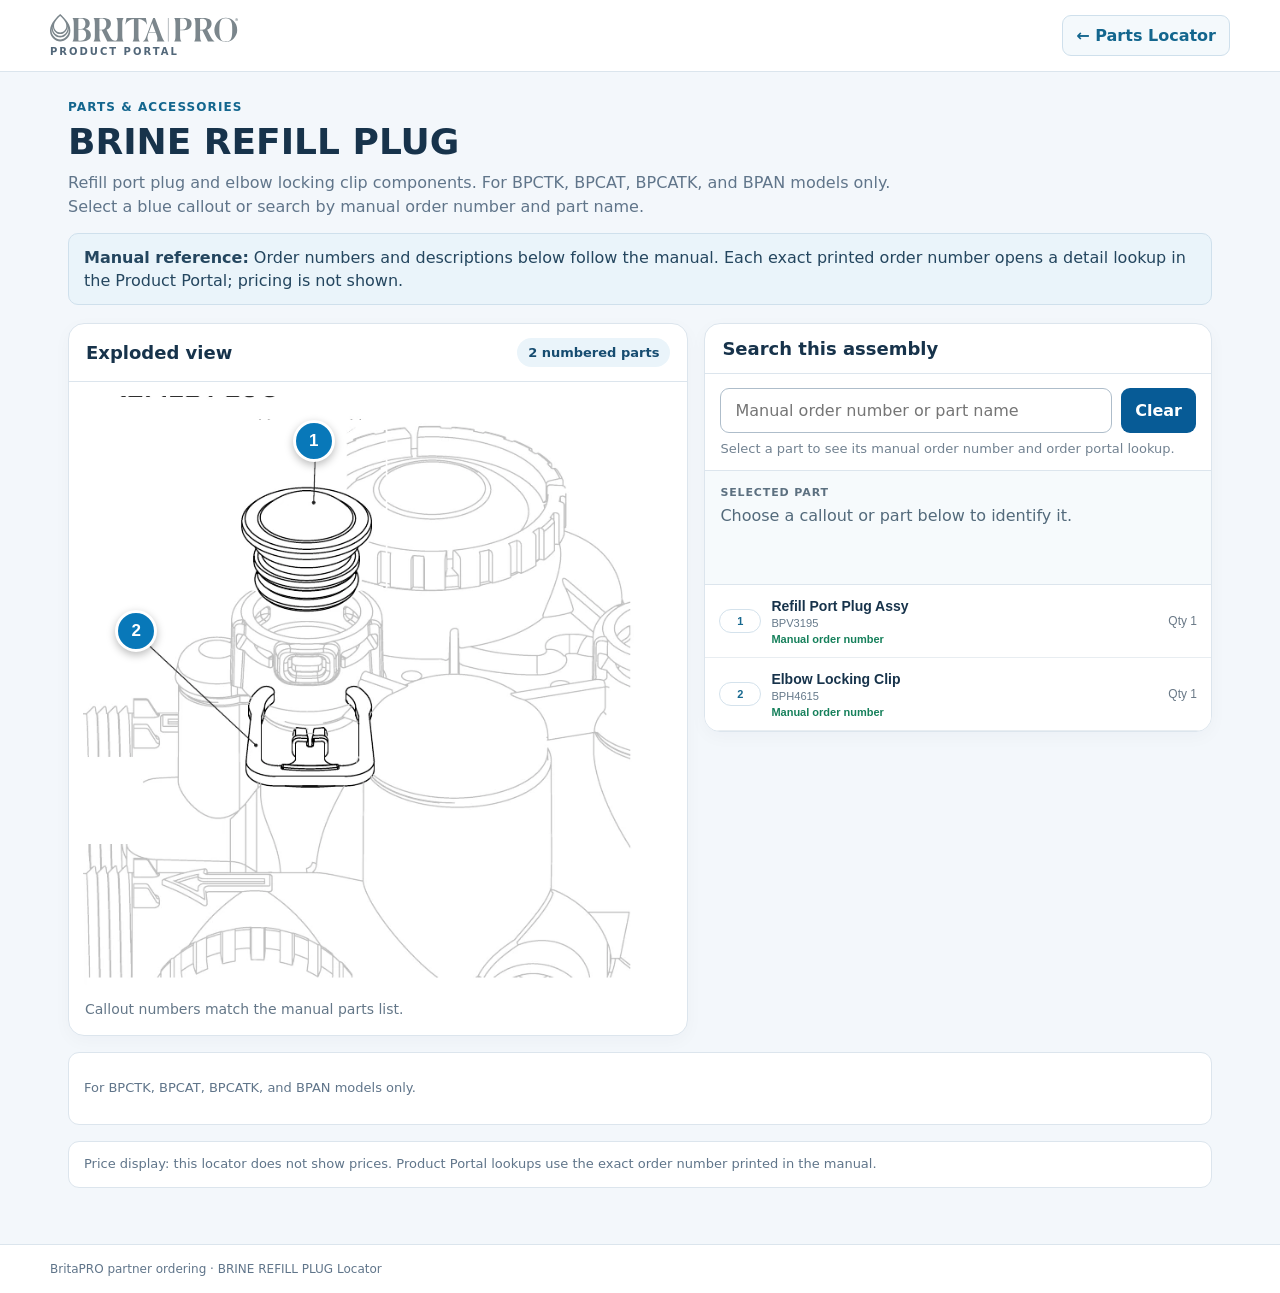
<file: brine-refill-plug-locator.html>
<!doctype html><html lang="en"><head><meta charset="utf-8"><meta name="viewport" content="width=device-width,initial-scale=1"><title>BritaPRO Parts Locator | BRINE REFILL PLUG</title><link rel="icon" type="image/svg+xml" href="/britapro-icon.svg"><style>
:root{font-family:system-ui,-apple-system,"Segoe UI",sans-serif;color:#17334b;background:#f3f7fb;--blue:#0870b7;--deep:#075b96;--line:#dce5ed;--muted:#60758a}*{box-sizing:border-box}body{margin:0;background:#f3f7fb}header{background:#fff;padding:14px max(16px,calc((100vw - 1180px)/2));border-bottom:1px solid #dbe5ed;display:flex;justify-content:space-between;gap:18px;align-items:center}.brand{display:flex;flex-direction:column;align-items:flex-start;gap:4px;text-decoration:none}.brand-logo{display:block;width:188px;height:auto;max-width:48vw}.brand small{color:#526779;font-size:10px;letter-spacing:2px;font-weight:700}.return{color:#13668e;text-decoration:none;font-weight:700;border:1px solid #cfe0ec;border-radius:9px;background:#f4f9fc;padding:10px 13px;white-space:nowrap}main{max-width:1180px;margin:auto;padding:28px 18px 56px}.eyebrow{font-size:12px;text-transform:uppercase;letter-spacing:.09em;font-weight:800;color:#13668e;margin:0 0 7px}h1{font-size:clamp(25px,4vw,36px);line-height:1.16;margin:0 0 8px;color:#17334b}.intro{margin:0 0 14px;max-width:850px;color:#60758a;line-height:1.5}.note{margin:12px 0;padding:12px 15px;background:#eaf4fa;border:1px solid #cfe0ec;border-radius:10px;color:#24465f;line-height:1.45}.note p{margin:0 0 6px}.note p:last-child{margin:0}.layout{display:grid;grid-template-columns:minmax(0,1.1fr) minmax(330px,.9fr);gap:16px;margin-top:18px;align-items:start}.card{background:#fff;border:1px solid var(--line);border-radius:16px;box-shadow:0 5px 18px #14283b08;overflow:hidden}.cardhead{padding:14px 17px;border-bottom:1px solid var(--line);display:flex;justify-content:space-between;align-items:center;gap:12px}.cardhead h2{font-size:18px;margin:0}.count{background:#eaf4fa;color:#164c70;border-radius:99px;padding:7px 11px;font-weight:750;font-size:13px;white-space:nowrap}.image-wrap{position:relative;padding:14px;background:#fff}.diagram-stage{position:relative;width:100%}.diagram{display:block;width:100%;height:auto;object-fit:contain;border-radius:7px}.pin{position:absolute;transform:translate(-50%,-50%);width:42px;height:42px;border:3px solid #fff;border-radius:50%;background:#0878b9;color:#fff;font-weight:850;font-size:17px;box-shadow:0 3px 9px #0004;cursor:pointer}.pin:hover,.pin:focus-visible{background:#075b96;outline:3px solid #62b9e3}.caption{padding:0 16px 15px;color:#647788;line-height:1.4;font-size:14px}.searchbox{padding:14px 15px;border-bottom:1px solid var(--line)}.searchline{display:flex;gap:9px}.searchline input{min-width:0;flex:1;border:1px solid #aebdca;border-radius:9px;padding:12px 14px;font:inherit;font-size:16px;color:#17334b}.searchline button,.clear,.order-link{border:0;border-radius:9px;padding:11px 14px;background:var(--deep);color:#fff;font:inherit;font-weight:750;cursor:pointer;text-decoration:none;display:inline-flex;align-items:center;justify-content:center}.hint{color:#728291;font-size:13px;margin:8px 0 0}.selected{background:#f6fafc;padding:15px;border-bottom:1px solid var(--line);min-height:114px}.selected .label{display:block;text-transform:uppercase;letter-spacing:.08em;font-size:11px;font-weight:800;color:#5c7080;margin-bottom:7px}.selected h3{font-size:18px;margin:0 0 7px}.selected p{margin:0 0 8px;color:#536a7b}.order-links{display:flex;gap:8px;flex-wrap:wrap;margin-top:10px}.parts{max-height:620px;overflow:auto}.part{border:0;border-bottom:1px solid #e8edf1;width:100%;background:#fff;text-align:left;padding:12px 14px;display:grid;grid-template-columns:42px minmax(0,1fr) auto;gap:10px;align-items:center;color:inherit;cursor:pointer}.part:hover,.part.active{background:#f2f8fc}.tag{border:1px solid #d4e2ec;border-radius:12px;width:42px;min-width:42px;padding:5px 3px;text-align:center;color:#17688f;font-weight:800;font-size:11px;line-height:1.1;overflow-wrap:anywhere}.partcopy strong{display:block;font-size:14px;line-height:1.3}.partcopy small{display:block;color:#65798a;margin-top:2px}.partcopy em{display:block;font-style:normal;color:#16805b;font-size:11px;font-weight:750;margin-top:4px}.qty{font-size:12px;color:#6a7987;white-space:nowrap}.bottom-note{margin-top:16px;padding:13px 15px;background:#fff;border:1px solid var(--line);border-radius:11px;color:#60758a;font-size:13px;line-height:1.45}footer{border-top:1px solid #dbe5ed;background:#fff;color:#60758a;padding:17px max(16px,calc((100vw - 1180px)/2));font-size:12px}@media(max-width:800px){main{padding:22px 13px 42px}.layout{grid-template-columns:1fr}.diagram{max-height:60vh}.parts{max-height:none}.pin{width:36px;height:36px;font-size:15px}.brand-logo{width:155px}.return{font-size:12px;padding:9px}}@media(max-width:440px){.part{grid-template-columns:38px minmax(0,1fr);}.qty{grid-column:2}.count{font-size:11px;padding:6px 9px}.searchline button{padding:10px}}
</style></head><body><header><a class="brand" href="https://britapro-partner-portal.netlify.app/" aria-label="Return to BritaPRO Partner Portal"><img class="brand-logo" src="/britapro-logo.svg" alt="BritaPRO"><small>PRODUCT PORTAL</small></a><a class="return" href="/parts-locator-index.html">← Parts Locator</a></header><main><p class="eyebrow">Parts &amp; Accessories</p><h1>BRINE REFILL PLUG</h1><p class="intro">Refill port plug and elbow locking clip components. For BPCTK, BPCAT, BPCATK, and BPAN models only. Select a blue callout or search by manual order number and part name.</p><div class="note"><strong>Manual reference:</strong> Order numbers and descriptions below follow the manual. Each exact printed order number opens a detail lookup in the Product Portal; pricing is not shown.</div><div class="layout"><section class="card"><div class="cardhead"><h2>Exploded view</h2><span class="count">2 numbered parts</span></div><div class="image-wrap"><div class="diagram-stage"><img class="diagram" alt="BRINE REFILL PLUG manual diagram" src="[data-uri]"><button class="pin" type="button" data-i="0" aria-label="Callout 1: Refill Port Plug Assy" style="left:39.1%;top:7.7%">1</button><button class="pin" type="button" data-i="1" aria-label="Callout 2: Elbow Locking Clip" style="left:9%;top:39.9%">2</button></div></div><div class="caption">Callout numbers match the manual parts list.</div></section><section class="card"><div class="cardhead"><h2>Search this assembly</h2></div><div class="searchbox"><div class="searchline"><input id="q" type="search" placeholder="Manual order number or part name" aria-label="Search this assembly"><button id="clear" type="button">Clear</button></div><p class="hint">Select a part to see its manual order number and order portal lookup.</p></div><div class="selected" id="selected"><span class="label">Selected part</span><p>Choose a callout or part below to identify it.</p></div><div class="parts" id="parts"><button class="part" type="button" data-i="0"><span class="tag">1</span><span class="partcopy"><strong>Refill Port Plug Assy</strong><small>BPV3195</small><em>Manual order number</em></span><span class="qty">Qty 1</span></button><button class="part" type="button" data-i="1"><span class="tag">2</span><span class="partcopy"><strong>Elbow Locking Clip</strong><small>BPH4615</small><em>Manual order number</em></span><span class="qty">Qty 1</span></button></div></section></div><div class="bottom-note"><p>For BPCTK, BPCAT, BPCATK, and BPAN models only.</p></div><div class="bottom-note">Price display: this locator does not show prices. Product Portal lookups use the exact order number printed in the manual.</div></main><footer>BritaPRO partner ordering · BRINE REFILL PLUG Locator</footer><script>
const items=[{"callout":"1","name":"Refill Port Plug Assy","qty":"1","orders":[{"sku":"BPV3195"}]},{"callout":"2","name":"Elbow Locking Clip","qty":"1","orders":[{"sku":"BPH4615"}]}];
const orderPortal='https://britapro-product-portal.netlify.app/';
function urlFor(sku){const u=new URL(orderPortal);u.searchParams.set('sku',sku);return u.toString()}
function safe(t){return String(t??'').replaceAll('&','&amp;').replaceAll('<','&lt;').replaceAll('>','&gt;').replaceAll('"','&quot;').replaceAll("'","&#39;")}
function underConstruction(){alert('Under construction, check back soon.')}function selectPart(i,openOne){const item=items[i];if(!item)return;const valid=(item.orders||[]).filter(o=>o.lookup!==false);let links='';if(valid.length){links='<div class="order-links">'+valid.map(o=>'<a class="order-link" href="'+urlFor(o.sku)+'" target="_blank" rel="noopener">Open '+safe(o.label||o.sku)+' in Product Portal ↗</a>').join('')+'</div>'}const orders=(item.orders||[]).map(o=>o.lookup===false?'<button type="button" class="unverified-order" onclick="underConstruction()" style="border:0;padding:0;background:none;color:#935300;text-decoration:underline;font:inherit;cursor:pointer">'+safe(o.label||o.sku)+'</button>':safe(o.label||o.sku)).join(', ')||'Check manual';document.getElementById('selected').innerHTML='<span class="label">'+(item.callout==='Not Shown'?'Listed in manual · not illustrated':item.callout==='Assembly'?'Manual order number':'Callout '+safe(item.callout))+'</span><h3>'+safe(item.name)+'</h3><p><strong>'+orders+'</strong> · Qty '+safe(item.qty)+'</p>'+(item.note?'<p>'+safe(item.note)+'</p>':'')+links;document.querySelectorAll('.part').forEach((b,j)=>b.classList.toggle('active',j===i));document.querySelectorAll('.pin').forEach(b=>b.classList.toggle('active',Number(b.dataset.i)===i));if(openOne&&valid.length===1&&!(item.orders||[]).some(o=>o.lookup===false))window.open(urlFor(valid[0].sku),'_blank','noopener');else if(openOne&&valid.length===0)underConstruction()}
function render(){const term=document.getElementById('q').value.trim().toLowerCase();document.querySelectorAll('.part').forEach((b,i)=>{const item=items[i];const text=[item.callout,item.name,...(item.orders||[]).map(o=>o.sku),item.note||''].join(' ').toLowerCase();b.hidden=!!term&&!text.includes(term)});document.querySelectorAll('.pin').forEach(b=>{const item=items[Number(b.dataset.i)];const text=[item.callout,item.name,...(item.orders||[]).map(o=>o.sku),item.note||''].join(' ').toLowerCase();b.hidden=!!term&&!text.includes(term)})}
document.querySelectorAll('.part').forEach(b=>b.addEventListener('click',()=>selectPart(Number(b.dataset.i),false)));
document.querySelectorAll('.pin').forEach(b=>b.addEventListener('click',()=>selectPart(Number(b.dataset.i),true)));
document.getElementById('q').addEventListener('input',render);
document.getElementById('clear').addEventListener('click',()=>{document.getElementById('q').value='';render()});
</script><script src="/parts-locator-card-images.js"></script></body></html>
</file>
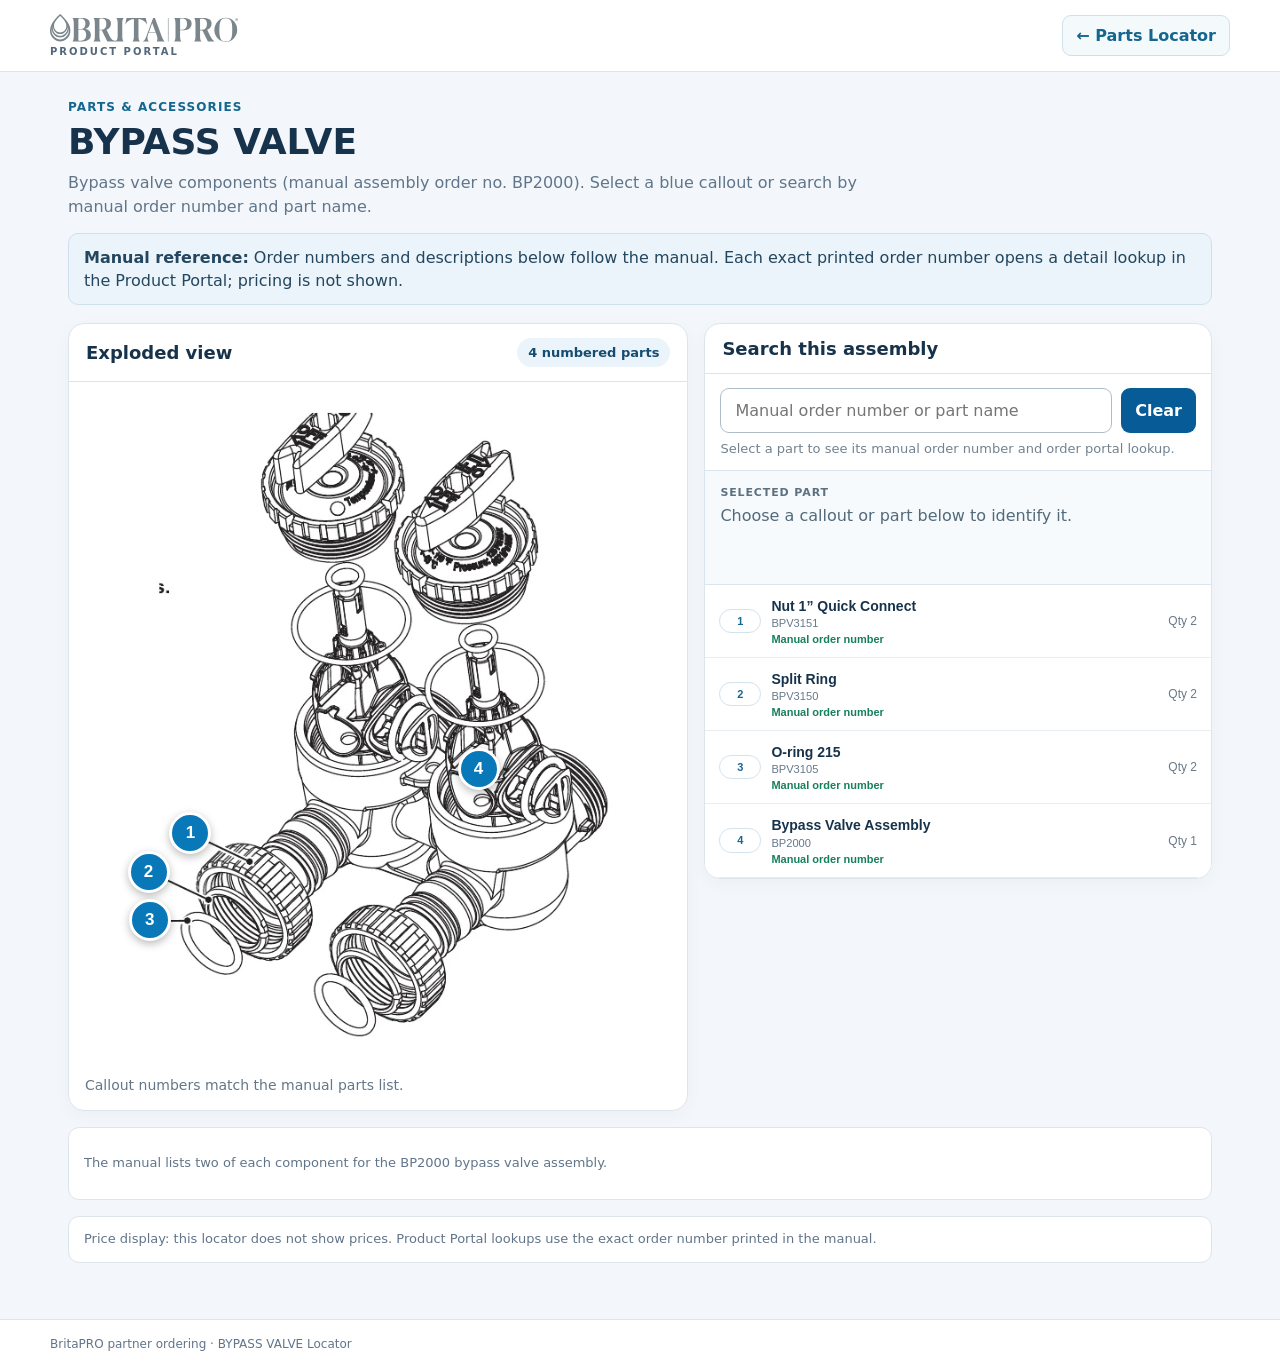
<file: bypass-valve-locator.html>
<!doctype html><html lang="en"><head><meta charset="utf-8"><meta name="viewport" content="width=device-width,initial-scale=1"><title>BritaPRO Parts Locator | BYPASS VALVE</title><link rel="icon" type="image/svg+xml" href="/britapro-icon.svg"><style>
:root{font-family:system-ui,-apple-system,"Segoe UI",sans-serif;color:#17334b;background:#f3f7fb;--blue:#0870b7;--deep:#075b96;--line:#dce5ed;--muted:#60758a}*{box-sizing:border-box}body{margin:0;background:#f3f7fb}header{background:#fff;padding:14px max(16px,calc((100vw - 1180px)/2));border-bottom:1px solid #dbe5ed;display:flex;justify-content:space-between;gap:18px;align-items:center}.brand{display:flex;flex-direction:column;align-items:flex-start;gap:4px;text-decoration:none}.brand-logo{display:block;width:188px;height:auto;max-width:48vw}.brand small{color:#526779;font-size:10px;letter-spacing:2px;font-weight:700}.return{color:#13668e;text-decoration:none;font-weight:700;border:1px solid #cfe0ec;border-radius:9px;background:#f4f9fc;padding:10px 13px;white-space:nowrap}main{max-width:1180px;margin:auto;padding:28px 18px 56px}.eyebrow{font-size:12px;text-transform:uppercase;letter-spacing:.09em;font-weight:800;color:#13668e;margin:0 0 7px}h1{font-size:clamp(25px,4vw,36px);line-height:1.16;margin:0 0 8px;color:#17334b}.intro{margin:0 0 14px;max-width:850px;color:#60758a;line-height:1.5}.note{margin:12px 0;padding:12px 15px;background:#eaf4fa;border:1px solid #cfe0ec;border-radius:10px;color:#24465f;line-height:1.45}.note p{margin:0 0 6px}.note p:last-child{margin:0}.layout{display:grid;grid-template-columns:minmax(0,1.1fr) minmax(330px,.9fr);gap:16px;margin-top:18px;align-items:start}.card{background:#fff;border:1px solid var(--line);border-radius:16px;box-shadow:0 5px 18px #14283b08;overflow:hidden}.cardhead{padding:14px 17px;border-bottom:1px solid var(--line);display:flex;justify-content:space-between;align-items:center;gap:12px}.cardhead h2{font-size:18px;margin:0}.count{background:#eaf4fa;color:#164c70;border-radius:99px;padding:7px 11px;font-weight:750;font-size:13px;white-space:nowrap}.image-wrap{position:relative;padding:14px;background:#fff}.diagram-stage{position:relative;width:100%}.diagram{display:block;width:100%;height:auto;object-fit:contain;border-radius:7px}.pin{position:absolute;transform:translate(-50%,-50%);width:42px;height:42px;border:3px solid #fff;border-radius:50%;background:#0878b9;color:#fff;font-weight:850;font-size:17px;box-shadow:0 3px 9px #0004;cursor:pointer}.pin:hover,.pin:focus-visible{background:#075b96;outline:3px solid #62b9e3}.caption{padding:0 16px 15px;color:#647788;line-height:1.4;font-size:14px}.searchbox{padding:14px 15px;border-bottom:1px solid var(--line)}.searchline{display:flex;gap:9px}.searchline input{min-width:0;flex:1;border:1px solid #aebdca;border-radius:9px;padding:12px 14px;font:inherit;font-size:16px;color:#17334b}.searchline button,.clear,.order-link{border:0;border-radius:9px;padding:11px 14px;background:var(--deep);color:#fff;font:inherit;font-weight:750;cursor:pointer;text-decoration:none;display:inline-flex;align-items:center;justify-content:center}.hint{color:#728291;font-size:13px;margin:8px 0 0}.selected{background:#f6fafc;padding:15px;border-bottom:1px solid var(--line);min-height:114px}.selected .label{display:block;text-transform:uppercase;letter-spacing:.08em;font-size:11px;font-weight:800;color:#5c7080;margin-bottom:7px}.selected h3{font-size:18px;margin:0 0 7px}.selected p{margin:0 0 8px;color:#536a7b}.order-links{display:flex;gap:8px;flex-wrap:wrap;margin-top:10px}.parts{max-height:620px;overflow:auto}.part{border:0;border-bottom:1px solid #e8edf1;width:100%;background:#fff;text-align:left;padding:12px 14px;display:grid;grid-template-columns:42px minmax(0,1fr) auto;gap:10px;align-items:center;color:inherit;cursor:pointer}.part:hover,.part.active{background:#f2f8fc}.tag{border:1px solid #d4e2ec;border-radius:12px;width:42px;min-width:42px;padding:5px 3px;text-align:center;color:#17688f;font-weight:800;font-size:11px;line-height:1.1;overflow-wrap:anywhere}.partcopy strong{display:block;font-size:14px;line-height:1.3}.partcopy small{display:block;color:#65798a;margin-top:2px}.partcopy em{display:block;font-style:normal;color:#16805b;font-size:11px;font-weight:750;margin-top:4px}.qty{font-size:12px;color:#6a7987;white-space:nowrap}.bottom-note{margin-top:16px;padding:13px 15px;background:#fff;border:1px solid var(--line);border-radius:11px;color:#60758a;font-size:13px;line-height:1.45}footer{border-top:1px solid #dbe5ed;background:#fff;color:#60758a;padding:17px max(16px,calc((100vw - 1180px)/2));font-size:12px}@media(max-width:800px){main{padding:22px 13px 42px}.layout{grid-template-columns:1fr}.diagram{max-height:60vh}.parts{max-height:none}.pin{width:36px;height:36px;font-size:15px}.brand-logo{width:155px}.return{font-size:12px;padding:9px}}@media(max-width:440px){.part{grid-template-columns:38px minmax(0,1fr);}.qty{grid-column:2}.count{font-size:11px;padding:6px 9px}.searchline button{padding:10px}}
</style></head><body><header><a class="brand" href="https://britapro-partner-portal.netlify.app/" aria-label="Return to BritaPRO Partner Portal"><img class="brand-logo" src="/britapro-logo.svg" alt="BritaPRO"><small>PRODUCT PORTAL</small></a><a class="return" href="/parts-locator-index.html">← Parts Locator</a></header><main><p class="eyebrow">Parts &amp; Accessories</p><h1>BYPASS VALVE</h1><p class="intro">Bypass valve components (manual assembly order no. BP2000). Select a blue callout or search by manual order number and part name.</p><div class="note"><strong>Manual reference:</strong> Order numbers and descriptions below follow the manual. Each exact printed order number opens a detail lookup in the Product Portal; pricing is not shown.</div><div class="layout"><section class="card"><div class="cardhead"><h2>Exploded view</h2><span class="count">4 numbered parts</span></div><div class="image-wrap"><div class="diagram-stage"><img class="diagram" alt="BYPASS VALVE manual diagram" src="[data-uri]"><button class="pin" type="button" data-i="0" aria-label="Callout 1: Nut 1” Quick Connect" style="left:18.2%;top:65.7%">1</button><button class="pin" type="button" data-i="1" aria-label="Callout 2: Split Ring" style="left:11.1%;top:71.5%">2</button><button class="pin" type="button" data-i="2" aria-label="Callout 3: O-ring 215" style="left:11.3%;top:78.7%">3</button><button class="pin" type="button" data-i="3" aria-label="Callout 4: Bypass Valve Assembly BP2000" style="left:67%;top:56%">4</button></div></div><div class="caption">Callout numbers match the manual parts list.</div></section><section class="card"><div class="cardhead"><h2>Search this assembly</h2></div><div class="searchbox"><div class="searchline"><input id="q" type="search" placeholder="Manual order number or part name" aria-label="Search this assembly"><button id="clear" type="button">Clear</button></div><p class="hint">Select a part to see its manual order number and order portal lookup.</p></div><div class="selected" id="selected"><span class="label">Selected part</span><p>Choose a callout or part below to identify it.</p></div><div class="parts" id="parts"><button class="part" type="button" data-i="0"><span class="tag">1</span><span class="partcopy"><strong>Nut 1” Quick Connect</strong><small>BPV3151</small><em>Manual order number</em></span><span class="qty">Qty 2</span></button><button class="part" type="button" data-i="1"><span class="tag">2</span><span class="partcopy"><strong>Split Ring</strong><small>BPV3150</small><em>Manual order number</em></span><span class="qty">Qty 2</span></button><button class="part" type="button" data-i="2"><span class="tag">3</span><span class="partcopy"><strong>O-ring 215</strong><small>BPV3105</small><em>Manual order number</em></span><span class="qty">Qty 2</span></button><button class="part" type="button" data-i="3"><span class="tag">4</span><span class="partcopy"><strong>Bypass Valve Assembly</strong><small>BP2000</small><em>Manual order number</em></span><span class="qty">Qty 1</span></button></div></section></div><div class="bottom-note"><p>The manual lists two of each component for the BP2000 bypass valve assembly.</p></div><div class="bottom-note">Price display: this locator does not show prices. Product Portal lookups use the exact order number printed in the manual.</div></main><footer>BritaPRO partner ordering · BYPASS VALVE Locator</footer><script>
const items=[{"callout":"1","name":"Nut 1” Quick Connect","qty":"2","orders":[{"sku":"BPV3151"}]},{"callout":"2","name":"Split Ring","qty":"2","orders":[{"sku":"BPV3150"}]},{"callout":"3","name":"O-ring 215","qty":"2","orders":[{"sku":"BPV3105"}]},{"callout":"4","name":"Bypass Valve Assembly","qty":"1","orders":[{"sku":"BP2000"}]}];
const orderPortal='https://britapro-product-portal.netlify.app/';
function urlFor(sku){const u=new URL(orderPortal);u.searchParams.set('sku',sku);return u.toString()}
function safe(t){return String(t??'').replaceAll('&','&amp;').replaceAll('<','&lt;').replaceAll('>','&gt;').replaceAll('"','&quot;').replaceAll("'","&#39;")}
function underConstruction(){alert('Under construction, check back soon.')}function selectPart(i,openOne){const item=items[i];if(!item)return;const valid=(item.orders||[]).filter(o=>o.lookup!==false);let links='';if(valid.length){links='<div class="order-links">'+valid.map(o=>'<a class="order-link" href="'+urlFor(o.sku)+'" target="_blank" rel="noopener">Open '+safe(o.label||o.sku)+' in Product Portal ↗</a>').join('')+'</div>'}const orders=(item.orders||[]).map(o=>o.lookup===false?'<button type="button" class="unverified-order" onclick="underConstruction()" style="border:0;padding:0;background:none;color:#935300;text-decoration:underline;font:inherit;cursor:pointer">'+safe(o.label||o.sku)+'</button>':safe(o.label||o.sku)).join(', ')||'Check manual';document.getElementById('selected').innerHTML='<span class="label">'+(item.callout==='Not Shown'?'Listed in manual · not illustrated':item.callout==='Assembly'?'Manual order number':'Callout '+safe(item.callout))+'</span><h3>'+safe(item.name)+'</h3><p><strong>'+orders+'</strong> · Qty '+safe(item.qty)+'</p>'+(item.note?'<p>'+safe(item.note)+'</p>':'')+links;document.querySelectorAll('.part').forEach((b,j)=>b.classList.toggle('active',j===i));document.querySelectorAll('.pin').forEach(b=>b.classList.toggle('active',Number(b.dataset.i)===i));if(openOne&&valid.length===1&&!(item.orders||[]).some(o=>o.lookup===false))window.open(urlFor(valid[0].sku),'_blank','noopener');else if(openOne&&valid.length===0)underConstruction()}
function render(){const term=document.getElementById('q').value.trim().toLowerCase();document.querySelectorAll('.part').forEach((b,i)=>{const item=items[i];const text=[item.callout,item.name,...(item.orders||[]).map(o=>o.sku),item.note||''].join(' ').toLowerCase();b.hidden=!!term&&!text.includes(term)});document.querySelectorAll('.pin').forEach(b=>{const item=items[Number(b.dataset.i)];const text=[item.callout,item.name,...(item.orders||[]).map(o=>o.sku),item.note||''].join(' ').toLowerCase();b.hidden=!!term&&!text.includes(term)})}
document.querySelectorAll('.part').forEach(b=>b.addEventListener('click',()=>selectPart(Number(b.dataset.i),false)));
document.querySelectorAll('.pin').forEach(b=>b.addEventListener('click',()=>selectPart(Number(b.dataset.i),true)));
document.getElementById('q').addEventListener('input',render);
document.getElementById('clear').addEventListener('click',()=>{document.getElementById('q').value='';render()});
</script><script src="/parts-locator-card-images.js"></script></body></html>
</file>
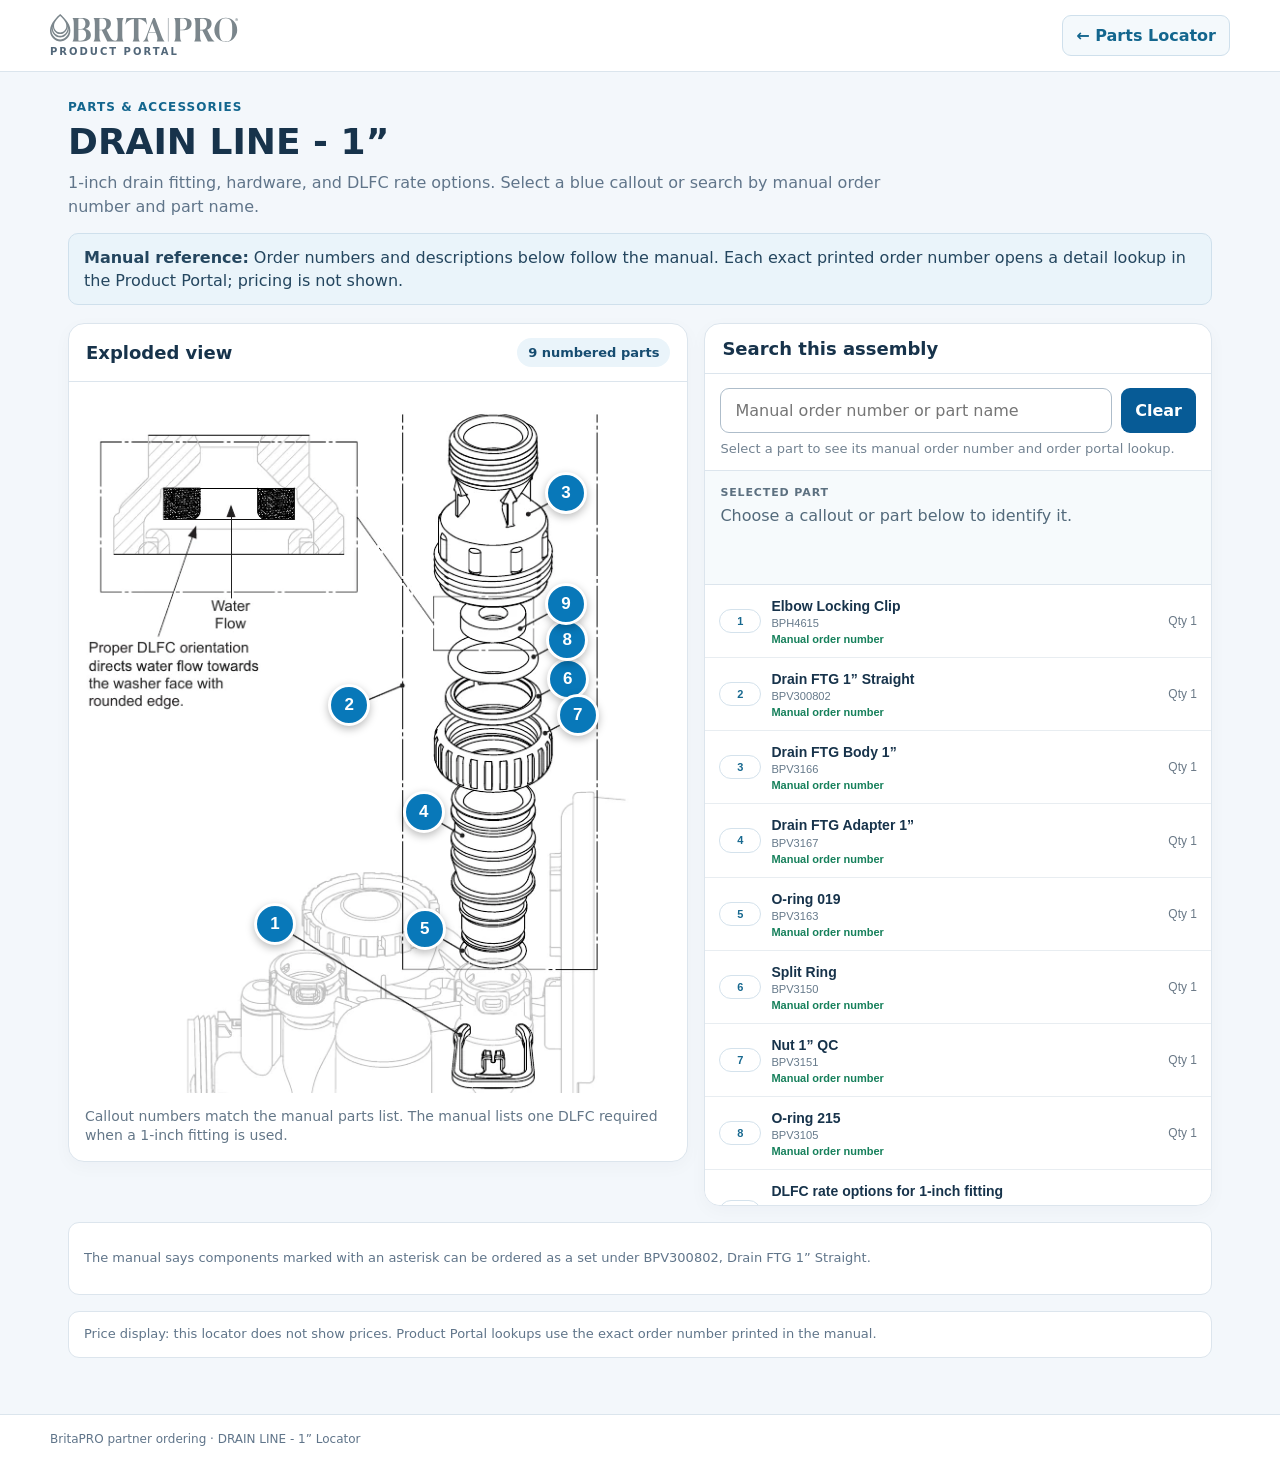
<file: drain-line-1-locator.html>
<!doctype html><html lang="en"><head><meta charset="utf-8"><meta name="viewport" content="width=device-width,initial-scale=1"><title>BritaPRO Parts Locator | DRAIN LINE - 1”</title><link rel="icon" type="image/svg+xml" href="/britapro-icon.svg"><style>
:root{font-family:system-ui,-apple-system,"Segoe UI",sans-serif;color:#17334b;background:#f3f7fb;--blue:#0870b7;--deep:#075b96;--line:#dce5ed;--muted:#60758a}*{box-sizing:border-box}body{margin:0;background:#f3f7fb}header{background:#fff;padding:14px max(16px,calc((100vw - 1180px)/2));border-bottom:1px solid #dbe5ed;display:flex;justify-content:space-between;gap:18px;align-items:center}.brand{display:flex;flex-direction:column;align-items:flex-start;gap:4px;text-decoration:none}.brand-logo{display:block;width:188px;height:auto;max-width:48vw}.brand small{color:#526779;font-size:10px;letter-spacing:2px;font-weight:700}.return{color:#13668e;text-decoration:none;font-weight:700;border:1px solid #cfe0ec;border-radius:9px;background:#f4f9fc;padding:10px 13px;white-space:nowrap}main{max-width:1180px;margin:auto;padding:28px 18px 56px}.eyebrow{font-size:12px;text-transform:uppercase;letter-spacing:.09em;font-weight:800;color:#13668e;margin:0 0 7px}h1{font-size:clamp(25px,4vw,36px);line-height:1.16;margin:0 0 8px;color:#17334b}.intro{margin:0 0 14px;max-width:850px;color:#60758a;line-height:1.5}.note{margin:12px 0;padding:12px 15px;background:#eaf4fa;border:1px solid #cfe0ec;border-radius:10px;color:#24465f;line-height:1.45}.note p{margin:0 0 6px}.note p:last-child{margin:0}.layout{display:grid;grid-template-columns:minmax(0,1.1fr) minmax(330px,.9fr);gap:16px;margin-top:18px;align-items:start}.card{background:#fff;border:1px solid var(--line);border-radius:16px;box-shadow:0 5px 18px #14283b08;overflow:hidden}.cardhead{padding:14px 17px;border-bottom:1px solid var(--line);display:flex;justify-content:space-between;align-items:center;gap:12px}.cardhead h2{font-size:18px;margin:0}.count{background:#eaf4fa;color:#164c70;border-radius:99px;padding:7px 11px;font-weight:750;font-size:13px;white-space:nowrap}.image-wrap{position:relative;padding:14px;background:#fff}.diagram-stage{position:relative;width:100%}.diagram{display:block;width:100%;height:auto;object-fit:contain;border-radius:7px}.pin{position:absolute;transform:translate(-50%,-50%);width:42px;height:42px;border:3px solid #fff;border-radius:50%;background:#0878b9;color:#fff;font-weight:850;font-size:17px;box-shadow:0 3px 9px #0004;cursor:pointer}.pin:hover,.pin:focus-visible{background:#075b96;outline:3px solid #62b9e3}.caption{padding:0 16px 15px;color:#647788;line-height:1.4;font-size:14px}.searchbox{padding:14px 15px;border-bottom:1px solid var(--line)}.searchline{display:flex;gap:9px}.searchline input{min-width:0;flex:1;border:1px solid #aebdca;border-radius:9px;padding:12px 14px;font:inherit;font-size:16px;color:#17334b}.searchline button,.clear,.order-link{border:0;border-radius:9px;padding:11px 14px;background:var(--deep);color:#fff;font:inherit;font-weight:750;cursor:pointer;text-decoration:none;display:inline-flex;align-items:center;justify-content:center}.hint{color:#728291;font-size:13px;margin:8px 0 0}.selected{background:#f6fafc;padding:15px;border-bottom:1px solid var(--line);min-height:114px}.selected .label{display:block;text-transform:uppercase;letter-spacing:.08em;font-size:11px;font-weight:800;color:#5c7080;margin-bottom:7px}.selected h3{font-size:18px;margin:0 0 7px}.selected p{margin:0 0 8px;color:#536a7b}.order-links{display:flex;gap:8px;flex-wrap:wrap;margin-top:10px}.parts{max-height:620px;overflow:auto}.part{border:0;border-bottom:1px solid #e8edf1;width:100%;background:#fff;text-align:left;padding:12px 14px;display:grid;grid-template-columns:42px minmax(0,1fr) auto;gap:10px;align-items:center;color:inherit;cursor:pointer}.part:hover,.part.active{background:#f2f8fc}.tag{border:1px solid #d4e2ec;border-radius:12px;width:42px;min-width:42px;padding:5px 3px;text-align:center;color:#17688f;font-weight:800;font-size:11px;line-height:1.1;overflow-wrap:anywhere}.partcopy strong{display:block;font-size:14px;line-height:1.3}.partcopy small{display:block;color:#65798a;margin-top:2px}.partcopy em{display:block;font-style:normal;color:#16805b;font-size:11px;font-weight:750;margin-top:4px}.qty{font-size:12px;color:#6a7987;white-space:nowrap}.bottom-note{margin-top:16px;padding:13px 15px;background:#fff;border:1px solid var(--line);border-radius:11px;color:#60758a;font-size:13px;line-height:1.45}footer{border-top:1px solid #dbe5ed;background:#fff;color:#60758a;padding:17px max(16px,calc((100vw - 1180px)/2));font-size:12px}@media(max-width:800px){main{padding:22px 13px 42px}.layout{grid-template-columns:1fr}.diagram{max-height:60vh}.parts{max-height:none}.pin{width:36px;height:36px;font-size:15px}.brand-logo{width:155px}.return{font-size:12px;padding:9px}}@media(max-width:440px){.part{grid-template-columns:38px minmax(0,1fr);}.qty{grid-column:2}.count{font-size:11px;padding:6px 9px}.searchline button{padding:10px}}
</style></head><body><header><a class="brand" href="https://britapro-partner-portal.netlify.app/" aria-label="Return to BritaPRO Partner Portal"><img class="brand-logo" src="/britapro-logo.svg" alt="BritaPRO"><small>PRODUCT PORTAL</small></a><a class="return" href="/parts-locator-index.html">← Parts Locator</a></header><main><p class="eyebrow">Parts &amp; Accessories</p><h1>DRAIN LINE - 1”</h1><p class="intro">1-inch drain fitting, hardware, and DLFC rate options. Select a blue callout or search by manual order number and part name.</p><div class="note"><strong>Manual reference:</strong> Order numbers and descriptions below follow the manual. Each exact printed order number opens a detail lookup in the Product Portal; pricing is not shown.</div><div class="layout"><section class="card"><div class="cardhead"><h2>Exploded view</h2><span class="count">9 numbered parts</span></div><div class="image-wrap"><div class="diagram-stage"><img class="diagram" alt="DRAIN LINE - 1” manual diagram" src="[data-uri]"><button class="pin" type="button" data-i="0" aria-label="Callout 1: Elbow Locking Clip" style="left:32.5%;top:75.8%">1</button><button class="pin" type="button" data-i="1" aria-label="Callout 2: Drain FTG 1” Straight" style="left:45.1%;top:44.3%">2</button><button class="pin" type="button" data-i="2" aria-label="Callout 3: Drain FTG Body 1”" style="left:81.8%;top:13.9%">3</button><button class="pin" type="button" data-i="3" aria-label="Callout 4: Drain FTG Adapter 1”" style="left:57.7%;top:59.7%">4</button><button class="pin" type="button" data-i="4" aria-label="Callout 5: O-ring 019" style="left:57.9%;top:76.5%">5</button><button class="pin" type="button" data-i="5" aria-label="Callout 6: Split Ring" style="left:82.1%;top:40.7%">6</button><button class="pin" type="button" data-i="6" aria-label="Callout 7: Nut 1” QC" style="left:83.8%;top:45.8%">7</button><button class="pin" type="button" data-i="7" aria-label="Callout 8: O-ring 215" style="left:82%;top:35%">8</button><button class="pin" type="button" data-i="8" aria-label="Callout 9: DLFC rate options for 1-inch fitting" style="left:81.8%;top:29.9%">9</button></div></div><div class="caption">Callout numbers match the manual parts list. The manual lists one DLFC required when a 1-inch fitting is used.</div></section><section class="card"><div class="cardhead"><h2>Search this assembly</h2></div><div class="searchbox"><div class="searchline"><input id="q" type="search" placeholder="Manual order number or part name" aria-label="Search this assembly"><button id="clear" type="button">Clear</button></div><p class="hint">Select a part to see its manual order number and order portal lookup.</p></div><div class="selected" id="selected"><span class="label">Selected part</span><p>Choose a callout or part below to identify it.</p></div><div class="parts" id="parts"><button class="part" type="button" data-i="0"><span class="tag">1</span><span class="partcopy"><strong>Elbow Locking Clip</strong><small>BPH4615</small><em>Manual order number</em></span><span class="qty">Qty 1</span></button><button class="part" type="button" data-i="1"><span class="tag">2</span><span class="partcopy"><strong>Drain FTG 1” Straight</strong><small>BPV300802</small><em>Manual order number</em></span><span class="qty">Qty 1</span></button><button class="part" type="button" data-i="2"><span class="tag">3</span><span class="partcopy"><strong>Drain FTG Body 1”</strong><small>BPV3166</small><em>Manual order number</em></span><span class="qty">Qty 1</span></button><button class="part" type="button" data-i="3"><span class="tag">4</span><span class="partcopy"><strong>Drain FTG Adapter 1”</strong><small>BPV3167</small><em>Manual order number</em></span><span class="qty">Qty 1</span></button><button class="part" type="button" data-i="4"><span class="tag">5</span><span class="partcopy"><strong>O-ring 019</strong><small>BPV3163</small><em>Manual order number</em></span><span class="qty">Qty 1</span></button><button class="part" type="button" data-i="5"><span class="tag">6</span><span class="partcopy"><strong>Split Ring</strong><small>BPV3150</small><em>Manual order number</em></span><span class="qty">Qty 1</span></button><button class="part" type="button" data-i="6"><span class="tag">7</span><span class="partcopy"><strong>Nut 1” QC</strong><small>BPV3151</small><em>Manual order number</em></span><span class="qty">Qty 1</span></button><button class="part" type="button" data-i="7"><span class="tag">8</span><span class="partcopy"><strong>O-ring 215</strong><small>BPV3105</small><em>Manual order number</em></span><span class="qty">Qty 1</span></button><button class="part" type="button" data-i="8"><span class="tag">9</span><span class="partcopy"><strong>DLFC rate options for 1-inch fitting</strong><small>BPV3190090, BPV3190100, BPV3190110, BPV3190130, PV3190150, BPV3190170, BPV3190-00, BPV3190-50</small><em>Manual order number</em></span><span class="qty">Qty Choose one</span></button></div></section></div><div class="bottom-note"><p>The manual says components marked with an asterisk can be ordered as a set under BPV300802, Drain FTG 1” Straight.</p></div><div class="bottom-note">Price display: this locator does not show prices. Product Portal lookups use the exact order number printed in the manual.</div></main><footer>BritaPRO partner ordering · DRAIN LINE - 1” Locator</footer><script>
const items=[{"callout":"1","name":"Elbow Locking Clip","qty":"1","orders":[{"sku":"BPH4615"}]},{"callout":"2","name":"Drain FTG 1” Straight","qty":"1","orders":[{"sku":"BPV300802"}]},{"callout":"3","name":"Drain FTG Body 1”","qty":"1","orders":[{"sku":"BPV3166"}]},{"callout":"4","name":"Drain FTG Adapter 1”","qty":"1","orders":[{"sku":"BPV3167"}]},{"callout":"5","name":"O-ring 019","qty":"1","orders":[{"sku":"BPV3163"}]},{"callout":"6","name":"Split Ring","qty":"1","orders":[{"sku":"BPV3150"}]},{"callout":"7","name":"Nut 1” QC","qty":"1","orders":[{"sku":"BPV3151"}]},{"callout":"8","name":"O-ring 215","qty":"1","orders":[{"sku":"BPV3105"}]},{"callout":"9","name":"DLFC rate options for 1-inch fitting","qty":"Choose one","note":"One DLFC must be used if a 1-inch fitting is used. The 15.0 gpm order number is printed as PV3190150 (without a leading B) in the manual; verify it before ordering.","orders":[{"sku":"BPV3190090","label":"9.0 gpm","lookup":true},{"sku":"BPV3190100","label":"10.0 gpm","lookup":true},{"sku":"BPV3190110","label":"11.0 gpm","lookup":true},{"sku":"BPV3190130","label":"13.0 gpm","lookup":true},{"sku":"PV3190150","label":"15.0 gpm (manual prints PV3190150)","lookup":false},{"sku":"BPV3190170","label":"17.0 gpm","lookup":true},{"sku":"BPV3190-00","label":"20.0 gpm","lookup":true},{"sku":"BPV3190-50","label":"25.0 gpm","lookup":true}]}];
const orderPortal='https://britapro-product-portal.netlify.app/';
function urlFor(sku){const u=new URL(orderPortal);u.searchParams.set('sku',sku);return u.toString()}
function safe(t){return String(t??'').replaceAll('&','&amp;').replaceAll('<','&lt;').replaceAll('>','&gt;').replaceAll('"','&quot;').replaceAll("'","&#39;")}
function underConstruction(){alert('Under construction, check back soon.')}function selectPart(i,openOne){const item=items[i];if(!item)return;const valid=(item.orders||[]).filter(o=>o.lookup!==false);let links='';if(valid.length){links='<div class="order-links">'+valid.map(o=>'<a class="order-link" href="'+urlFor(o.sku)+'" target="_blank" rel="noopener">Open '+safe(o.label||o.sku)+' in Product Portal ↗</a>').join('')+'</div>'}const orders=(item.orders||[]).map(o=>o.lookup===false?'<button type="button" class="unverified-order" onclick="underConstruction()" style="border:0;padding:0;background:none;color:#935300;text-decoration:underline;font:inherit;cursor:pointer">'+safe(o.label||o.sku)+'</button>':safe(o.label||o.sku)).join(', ')||'Check manual';document.getElementById('selected').innerHTML='<span class="label">'+(item.callout==='Not Shown'?'Listed in manual · not illustrated':item.callout==='Assembly'?'Manual order number':'Callout '+safe(item.callout))+'</span><h3>'+safe(item.name)+'</h3><p><strong>'+orders+'</strong> · Qty '+safe(item.qty)+'</p>'+(item.note?'<p>'+safe(item.note)+'</p>':'')+links;document.querySelectorAll('.part').forEach((b,j)=>b.classList.toggle('active',j===i));document.querySelectorAll('.pin').forEach(b=>b.classList.toggle('active',Number(b.dataset.i)===i));if(openOne&&valid.length===1&&!(item.orders||[]).some(o=>o.lookup===false))window.open(urlFor(valid[0].sku),'_blank','noopener');else if(openOne&&valid.length===0)underConstruction()}
function render(){const term=document.getElementById('q').value.trim().toLowerCase();document.querySelectorAll('.part').forEach((b,i)=>{const item=items[i];const text=[item.callout,item.name,...(item.orders||[]).map(o=>o.sku),item.note||''].join(' ').toLowerCase();b.hidden=!!term&&!text.includes(term)});document.querySelectorAll('.pin').forEach(b=>{const item=items[Number(b.dataset.i)];const text=[item.callout,item.name,...(item.orders||[]).map(o=>o.sku),item.note||''].join(' ').toLowerCase();b.hidden=!!term&&!text.includes(term)})}
document.querySelectorAll('.part').forEach(b=>b.addEventListener('click',()=>selectPart(Number(b.dataset.i),false)));
document.querySelectorAll('.pin').forEach(b=>b.addEventListener('click',()=>selectPart(Number(b.dataset.i),true)));
document.getElementById('q').addEventListener('input',render);
document.getElementById('clear').addEventListener('click',()=>{document.getElementById('q').value='';render()});
</script><script src="/parts-locator-card-images.js"></script></body></html>
</file>
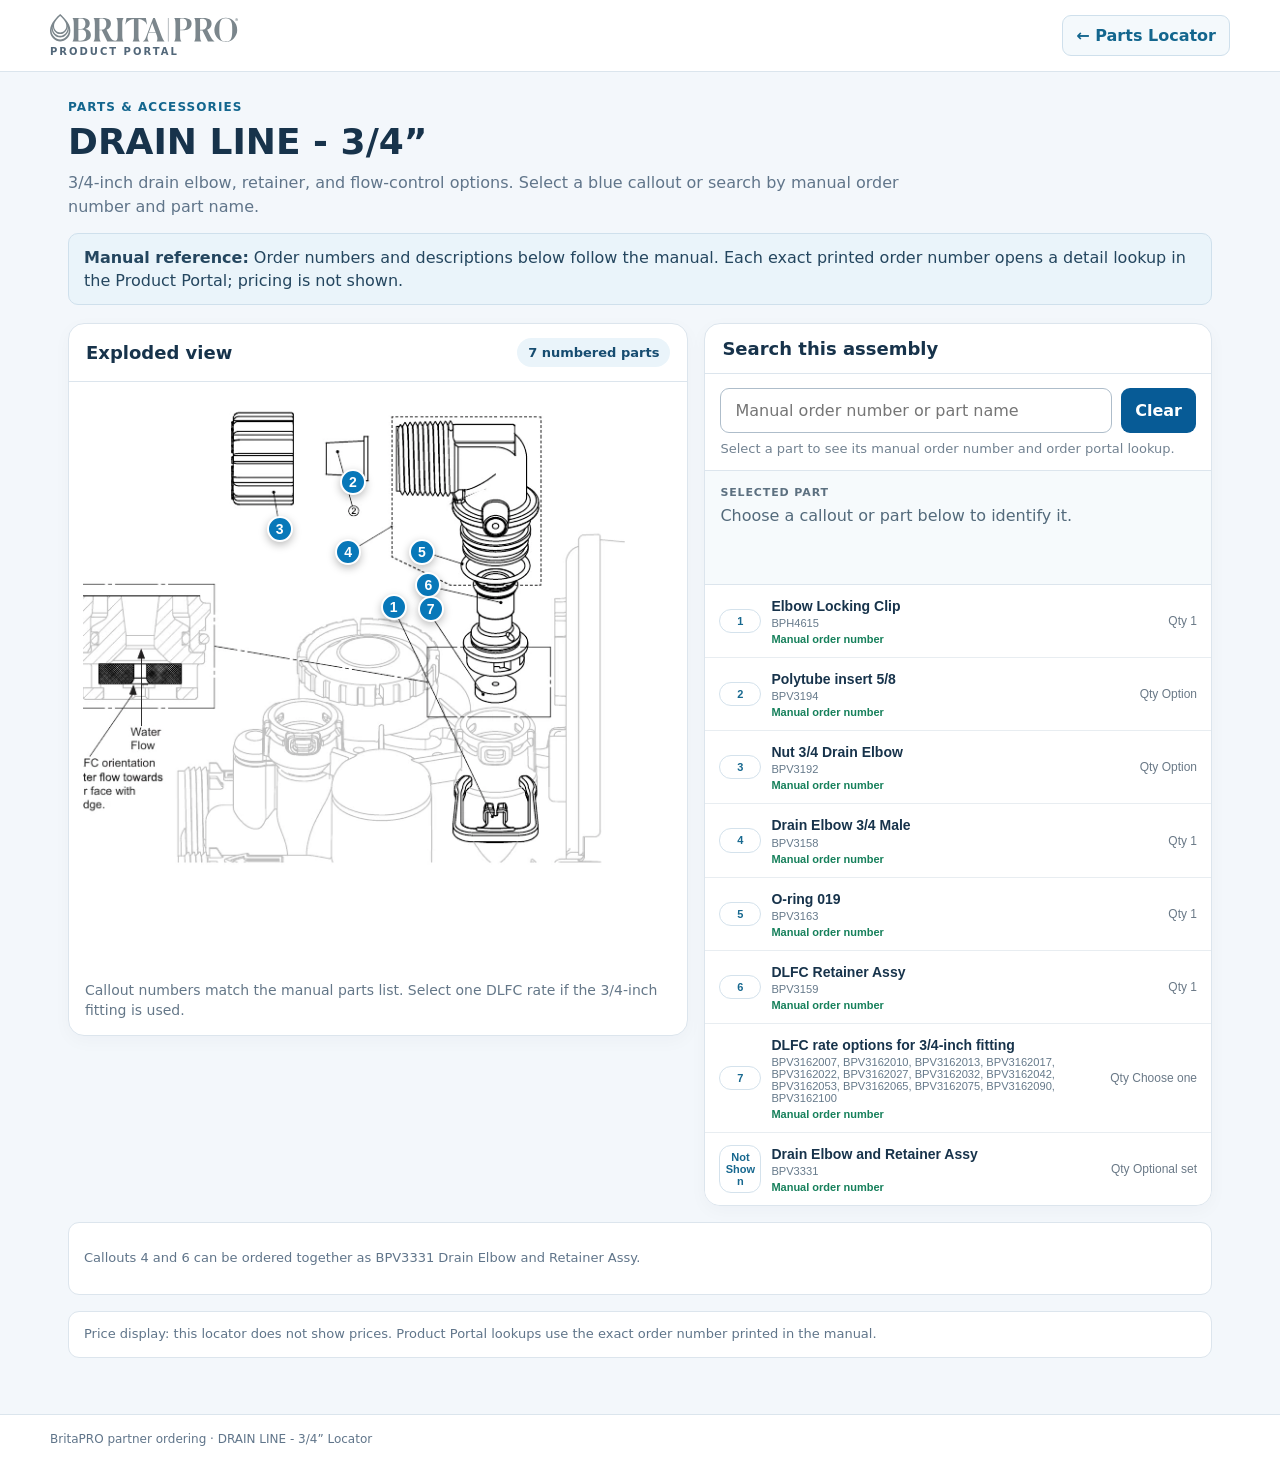
<file: drain-line-3-4-locator.html>
<!doctype html><html lang="en"><head><meta charset="utf-8"><meta name="viewport" content="width=device-width,initial-scale=1"><title>BritaPRO Parts Locator | DRAIN LINE - 3/4”</title><link rel="icon" type="image/svg+xml" href="/britapro-icon.svg"><style>
:root{font-family:system-ui,-apple-system,"Segoe UI",sans-serif;color:#17334b;background:#f3f7fb;--blue:#0870b7;--deep:#075b96;--line:#dce5ed;--muted:#60758a}*{box-sizing:border-box}body{margin:0;background:#f3f7fb}header{background:#fff;padding:14px max(16px,calc((100vw - 1180px)/2));border-bottom:1px solid #dbe5ed;display:flex;justify-content:space-between;gap:18px;align-items:center}.brand{display:flex;flex-direction:column;align-items:flex-start;gap:4px;text-decoration:none}.brand-logo{display:block;width:188px;height:auto;max-width:48vw}.brand small{color:#526779;font-size:10px;letter-spacing:2px;font-weight:700}.return{color:#13668e;text-decoration:none;font-weight:700;border:1px solid #cfe0ec;border-radius:9px;background:#f4f9fc;padding:10px 13px;white-space:nowrap}main{max-width:1180px;margin:auto;padding:28px 18px 56px}.eyebrow{font-size:12px;text-transform:uppercase;letter-spacing:.09em;font-weight:800;color:#13668e;margin:0 0 7px}h1{font-size:clamp(25px,4vw,36px);line-height:1.16;margin:0 0 8px;color:#17334b}.intro{margin:0 0 14px;max-width:850px;color:#60758a;line-height:1.5}.note{margin:12px 0;padding:12px 15px;background:#eaf4fa;border:1px solid #cfe0ec;border-radius:10px;color:#24465f;line-height:1.45}.note p{margin:0 0 6px}.note p:last-child{margin:0}.layout{display:grid;grid-template-columns:minmax(0,1.1fr) minmax(330px,.9fr);gap:16px;margin-top:18px;align-items:start}.card{background:#fff;border:1px solid var(--line);border-radius:16px;box-shadow:0 5px 18px #14283b08;overflow:hidden}.cardhead{padding:14px 17px;border-bottom:1px solid var(--line);display:flex;justify-content:space-between;align-items:center;gap:12px}.cardhead h2{font-size:18px;margin:0}.count{background:#eaf4fa;color:#164c70;border-radius:99px;padding:7px 11px;font-weight:750;font-size:13px;white-space:nowrap}.image-wrap{position:relative;padding:14px;background:#fff}.diagram-stage{position:relative;width:100%}.diagram{display:block;width:100%;height:auto;object-fit:contain;border-radius:7px}.pin{position:absolute;transform:translate(-50%,-50%);width:26px;height:26px;border:2px solid #fff;border-radius:50%;background:#0878b9;color:#fff;font-weight:850;font-size:14px;box-shadow:0 3px 9px #0004;cursor:pointer}.pin:hover,.pin:focus-visible{background:#075b96;outline:3px solid #62b9e3}.caption{padding:0 16px 15px;color:#647788;line-height:1.4;font-size:14px}.searchbox{padding:14px 15px;border-bottom:1px solid var(--line)}.searchline{display:flex;gap:9px}.searchline input{min-width:0;flex:1;border:1px solid #aebdca;border-radius:9px;padding:12px 14px;font:inherit;font-size:16px;color:#17334b}.searchline button,.clear,.order-link{border:0;border-radius:9px;padding:11px 14px;background:var(--deep);color:#fff;font:inherit;font-weight:750;cursor:pointer;text-decoration:none;display:inline-flex;align-items:center;justify-content:center}.hint{color:#728291;font-size:13px;margin:8px 0 0}.selected{background:#f6fafc;padding:15px;border-bottom:1px solid var(--line);min-height:114px}.selected .label{display:block;text-transform:uppercase;letter-spacing:.08em;font-size:11px;font-weight:800;color:#5c7080;margin-bottom:7px}.selected h3{font-size:18px;margin:0 0 7px}.selected p{margin:0 0 8px;color:#536a7b}.order-links{display:flex;gap:8px;flex-wrap:wrap;margin-top:10px}.parts{max-height:620px;overflow:auto}.part{border:0;border-bottom:1px solid #e8edf1;width:100%;background:#fff;text-align:left;padding:12px 14px;display:grid;grid-template-columns:42px minmax(0,1fr) auto;gap:10px;align-items:center;color:inherit;cursor:pointer}.part:hover,.part.active{background:#f2f8fc}.tag{border:1px solid #d4e2ec;border-radius:12px;width:42px;min-width:42px;padding:5px 3px;text-align:center;color:#17688f;font-weight:800;font-size:11px;line-height:1.1;overflow-wrap:anywhere}.partcopy strong{display:block;font-size:14px;line-height:1.3}.partcopy small{display:block;color:#65798a;margin-top:2px}.partcopy em{display:block;font-style:normal;color:#16805b;font-size:11px;font-weight:750;margin-top:4px}.qty{font-size:12px;color:#6a7987;white-space:nowrap}.bottom-note{margin-top:16px;padding:13px 15px;background:#fff;border:1px solid var(--line);border-radius:11px;color:#60758a;font-size:13px;line-height:1.45}footer{border-top:1px solid #dbe5ed;background:#fff;color:#60758a;padding:17px max(16px,calc((100vw - 1180px)/2));font-size:12px}@media(max-width:800px){main{padding:22px 13px 42px}.layout{grid-template-columns:1fr}.diagram{max-height:60vh}.parts{max-height:none}.pin{width:36px;height:36px;font-size:15px}.brand-logo{width:155px}.return{font-size:12px;padding:9px}}@media(max-width:440px){.part{grid-template-columns:38px minmax(0,1fr);}.qty{grid-column:2}.count{font-size:11px;padding:6px 9px}.searchline button{padding:10px}}
</style></head><body><header><a class="brand" href="https://britapro-partner-portal.netlify.app/" aria-label="Return to BritaPRO Partner Portal"><img class="brand-logo" src="/britapro-logo.svg" alt="BritaPRO"><small>PRODUCT PORTAL</small></a><a class="return" href="/parts-locator-index.html">← Parts Locator</a></header><main><p class="eyebrow">Parts &amp; Accessories</p><h1>DRAIN LINE - 3/4”</h1><p class="intro">3/4-inch drain elbow, retainer, and flow-control options. Select a blue callout or search by manual order number and part name.</p><div class="note"><strong>Manual reference:</strong> Order numbers and descriptions below follow the manual. Each exact printed order number opens a detail lookup in the Product Portal; pricing is not shown.</div><div class="layout"><section class="card"><div class="cardhead"><h2>Exploded view</h2><span class="count">7 numbered parts</span></div><div class="image-wrap"><div class="diagram-stage"><img class="diagram" alt="DRAIN LINE - 3/4” manual diagram" src="[data-uri]"><button class="pin" type="button" data-i="0" aria-label="Callout 1: Elbow Locking Clip" style="left:52.6%;top:37%">1</button><button class="pin" type="button" data-i="1" aria-label="Callout 2: Polytube insert 5/8" style="left:45.7%;top:15%">2</button><button class="pin" type="button" data-i="2" aria-label="Callout 3: Nut 3/4 Drain Elbow" style="left:33.3%;top:23.4%">3</button><button class="pin" type="button" data-i="3" aria-label="Callout 4: Drain Elbow 3/4 Male" style="left:44.9%;top:27.3%">4</button><button class="pin" type="button" data-i="4" aria-label="Callout 5: O-ring 019" style="left:57.4%;top:27.3%">5</button><button class="pin" type="button" data-i="5" aria-label="Callout 6: DLFC Retainer Assy" style="left:58.5%;top:33.2%">6</button><button class="pin" type="button" data-i="6" aria-label="Callout 7: DLFC rate options for 3/4-inch fitting" style="left:58.9%;top:37.3%">7</button></div></div><div class="caption">Callout numbers match the manual parts list. Select one DLFC rate if the 3/4-inch fitting is used.</div></section><section class="card"><div class="cardhead"><h2>Search this assembly</h2></div><div class="searchbox"><div class="searchline"><input id="q" type="search" placeholder="Manual order number or part name" aria-label="Search this assembly"><button id="clear" type="button">Clear</button></div><p class="hint">Select a part to see its manual order number and order portal lookup.</p></div><div class="selected" id="selected"><span class="label">Selected part</span><p>Choose a callout or part below to identify it.</p></div><div class="parts" id="parts"><button class="part" type="button" data-i="0"><span class="tag">1</span><span class="partcopy"><strong>Elbow Locking Clip</strong><small>BPH4615</small><em>Manual order number</em></span><span class="qty">Qty 1</span></button><button class="part" type="button" data-i="1"><span class="tag">2</span><span class="partcopy"><strong>Polytube insert 5/8</strong><small>BPV3194</small><em>Manual order number</em></span><span class="qty">Qty Option</span></button><button class="part" type="button" data-i="2"><span class="tag">3</span><span class="partcopy"><strong>Nut 3/4 Drain Elbow</strong><small>BPV3192</small><em>Manual order number</em></span><span class="qty">Qty Option</span></button><button class="part" type="button" data-i="3"><span class="tag">4</span><span class="partcopy"><strong>Drain Elbow 3/4 Male</strong><small>BPV3158</small><em>Manual order number</em></span><span class="qty">Qty 1</span></button><button class="part" type="button" data-i="4"><span class="tag">5</span><span class="partcopy"><strong>O-ring 019</strong><small>BPV3163</small><em>Manual order number</em></span><span class="qty">Qty 1</span></button><button class="part" type="button" data-i="5"><span class="tag">6</span><span class="partcopy"><strong>DLFC Retainer Assy</strong><small>BPV3159</small><em>Manual order number</em></span><span class="qty">Qty 1</span></button><button class="part" type="button" data-i="6"><span class="tag">7</span><span class="partcopy"><strong>DLFC rate options for 3/4-inch fitting</strong><small>BPV3162007, BPV3162010, BPV3162013, BPV3162017, BPV3162022, BPV3162027, BPV3162032, BPV3162042, BPV3162053, BPV3162065, BPV3162075, BPV3162090, BPV3162100</small><em>Manual order number</em></span><span class="qty">Qty Choose one</span></button><button class="part" type="button" data-i="7"><span class="tag">Not Shown</span><span class="partcopy"><strong>Drain Elbow and Retainer Assy</strong><small>BPV3331</small><em>Manual order number</em></span><span class="qty">Qty Optional set</span></button></div></section></div><div class="bottom-note"><p>Callouts 4 and 6 can be ordered together as BPV3331 Drain Elbow and Retainer Assy.</p></div><div class="bottom-note">Price display: this locator does not show prices. Product Portal lookups use the exact order number printed in the manual.</div></main><footer>BritaPRO partner ordering · DRAIN LINE - 3/4” Locator</footer><script>
const items=[{"callout":"1","name":"Elbow Locking Clip","qty":"1","orders":[{"sku":"BPH4615"}]},{"callout":"2","name":"Polytube insert 5/8","qty":"Option","orders":[{"sku":"BPV3194"}]},{"callout":"3","name":"Nut 3/4 Drain Elbow","qty":"Option","orders":[{"sku":"BPV3192"}]},{"callout":"4","name":"Drain Elbow 3/4 Male","qty":"1","orders":[{"sku":"BPV3158"}]},{"callout":"5","name":"O-ring 019","qty":"1","orders":[{"sku":"BPV3163"}]},{"callout":"6","name":"DLFC Retainer Assy","qty":"1","orders":[{"sku":"BPV3159"}]},{"callout":"7","name":"DLFC rate options for 3/4-inch fitting","qty":"Choose one","note":"One DLFC must be used if a 3/4-inch fitting is used.","orders":[{"sku":"BPV3162007","label":"0.7 gpm"},{"sku":"BPV3162010","label":"1.0 gpm"},{"sku":"BPV3162013","label":"1.3 gpm"},{"sku":"BPV3162017","label":"1.7 gpm"},{"sku":"BPV3162022","label":"2.2 gpm"},{"sku":"BPV3162027","label":"2.7 gpm"},{"sku":"BPV3162032","label":"3.2 gpm"},{"sku":"BPV3162042","label":"4.2 gpm"},{"sku":"BPV3162053","label":"5.3 gpm"},{"sku":"BPV3162065","label":"6.5 gpm"},{"sku":"BPV3162075","label":"7.5 gpm"},{"sku":"BPV3162090","label":"9.0 gpm"},{"sku":"BPV3162100","label":"10.0 gpm"}]},{"callout":"Not Shown","name":"Drain Elbow and Retainer Assy","qty":"Optional set","orders":[{"sku":"BPV3331"}],"note":"The manual says callouts 4 and 6 can be ordered as this complete assembly."}];
const orderPortal='https://britapro-product-portal.netlify.app/';
function urlFor(sku){const u=new URL(orderPortal);u.searchParams.set('sku',sku);return u.toString()}
function safe(t){return String(t??'').replaceAll('&','&amp;').replaceAll('<','&lt;').replaceAll('>','&gt;').replaceAll('"','&quot;').replaceAll("'","&#39;")}
function underConstruction(){alert('Under construction, check back soon.')}function selectPart(i,openOne){const item=items[i];if(!item)return;const valid=(item.orders||[]).filter(o=>o.lookup!==false);let links='';if(valid.length){links='<div class="order-links">'+valid.map(o=>'<a class="order-link" href="'+urlFor(o.sku)+'" target="_blank" rel="noopener">Open '+safe(o.label||o.sku)+' in Product Portal ↗</a>').join('')+'</div>'}const orders=(item.orders||[]).map(o=>o.lookup===false?'<button type="button" class="unverified-order" onclick="underConstruction()" style="border:0;padding:0;background:none;color:#935300;text-decoration:underline;font:inherit;cursor:pointer">'+safe(o.label||o.sku)+'</button>':safe(o.label||o.sku)).join(', ')||'Check manual';document.getElementById('selected').innerHTML='<span class="label">'+(item.callout==='Not Shown'?'Listed in manual · not illustrated':item.callout==='Assembly'?'Manual order number':'Callout '+safe(item.callout))+'</span><h3>'+safe(item.name)+'</h3><p><strong>'+orders+'</strong> · Qty '+safe(item.qty)+'</p>'+(item.note?'<p>'+safe(item.note)+'</p>':'')+links;document.querySelectorAll('.part').forEach((b,j)=>b.classList.toggle('active',j===i));document.querySelectorAll('.pin').forEach(b=>b.classList.toggle('active',Number(b.dataset.i)===i));if(openOne&&valid.length===1&&!(item.orders||[]).some(o=>o.lookup===false))window.open(urlFor(valid[0].sku),'_blank','noopener');else if(openOne&&valid.length===0)underConstruction()}
function render(){const term=document.getElementById('q').value.trim().toLowerCase();document.querySelectorAll('.part').forEach((b,i)=>{const item=items[i];const text=[item.callout,item.name,...(item.orders||[]).map(o=>o.sku),item.note||''].join(' ').toLowerCase();b.hidden=!!term&&!text.includes(term)});document.querySelectorAll('.pin').forEach(b=>{const item=items[Number(b.dataset.i)];const text=[item.callout,item.name,...(item.orders||[]).map(o=>o.sku),item.note||''].join(' ').toLowerCase();b.hidden=!!term&&!text.includes(term)})}
document.querySelectorAll('.part').forEach(b=>b.addEventListener('click',()=>selectPart(Number(b.dataset.i),false)));
document.querySelectorAll('.pin').forEach(b=>b.addEventListener('click',()=>selectPart(Number(b.dataset.i),true)));
document.getElementById('q').addEventListener('input',render);
document.getElementById('clear').addEventListener('click',()=>{document.getElementById('q').value='';render()});
</script><script src="/parts-locator-card-images.js"></script></body></html>
</file>
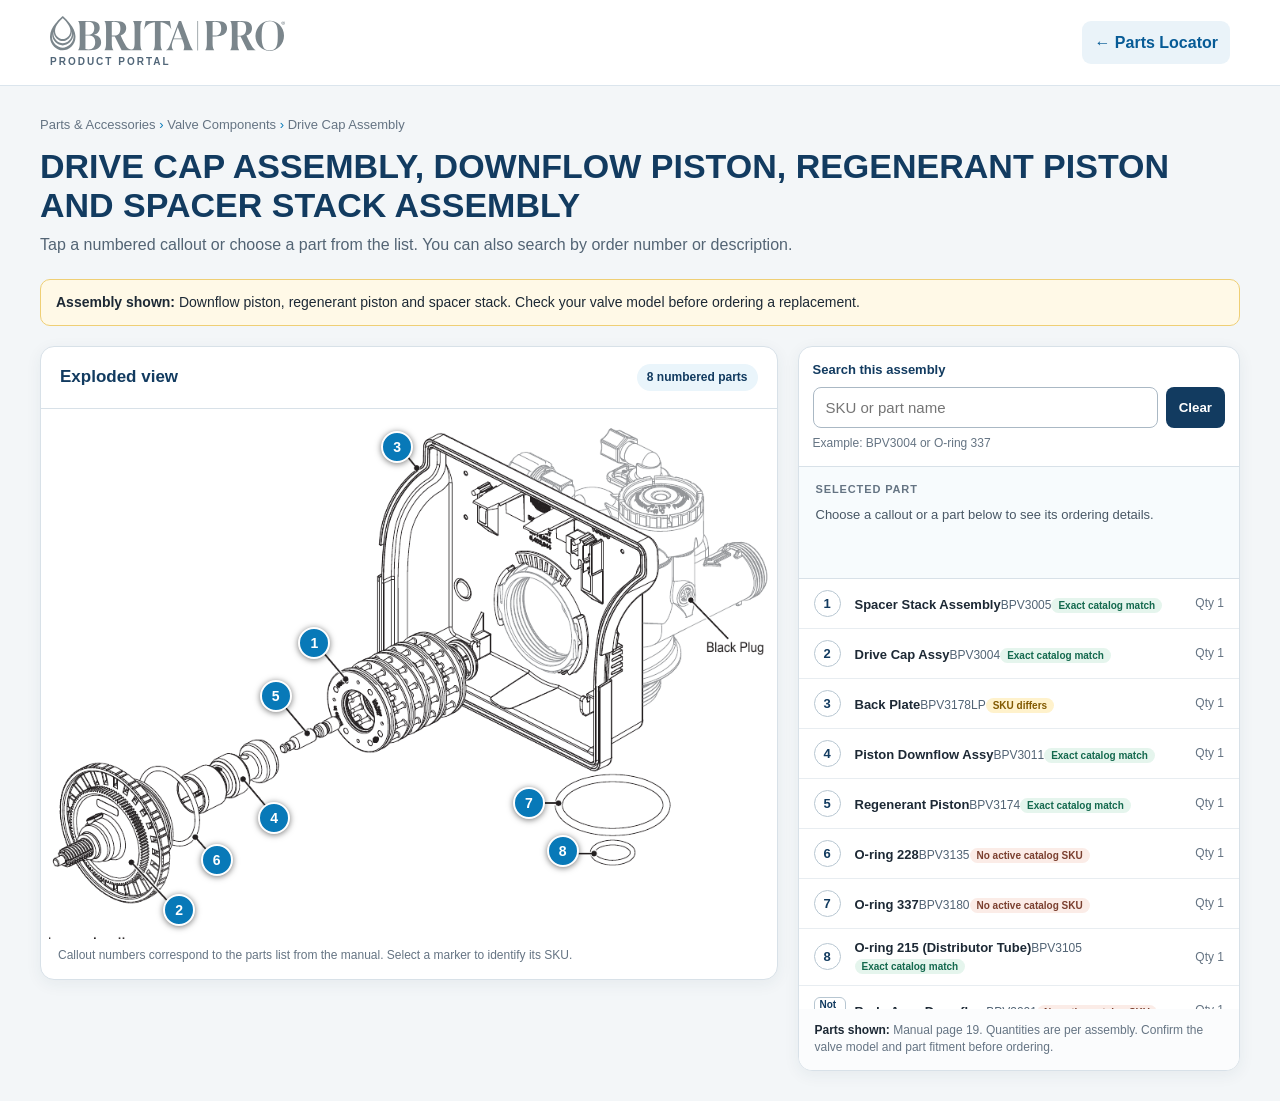
<file: drive-cap-parts-finder.html>
<!doctype html>
<html lang="en"><head><meta charset="utf-8"><meta name="viewport" content="width=device-width, initial-scale=1"><title>DRIVE CAP ASSEMBLY, DOWNFLOW PISTON, REGENERANT PISTON AND SPACER STACK ASSEMBLY</title>
<style>
:root{--navy:#123b60;--blue:#0879b8;--pale:#eaf5fb;--ink:#1d2935;--muted:#657483;--line:#d8e1e8;--white:#fff;--accent:#f2a900;--green:#147d64}
*{box-sizing:border-box}body{margin:0;background:#f3f6f8;color:var(--ink);font:16px/1.45 Arial,Helvetica,sans-serif}.top{background:#fff;color:#17334b;padding:16px max(20px,calc((100vw - 1180px)/2));border-bottom:1px solid #dbe5ed;display:flex;align-items:center;justify-content:space-between;gap:18px}.brand-link{display:flex;flex-direction:column;align-items:flex-start;gap:4px;text-decoration:none;color:#0870b7;font-weight:900}.brand-logo{display:block;width:clamp(155px,29vw,235px);height:auto;max-width:100%}.brand-link small{color:#526779;font-size:10px;letter-spacing:2px}.return{color:#075b96;text-decoration:none;font-weight:750;border-radius:9px;padding:10px 12px;background:#eaf3f9}.drop{width:34px;height:34px;border-radius:50% 50% 50% 8px;transform:rotate(-45deg);background:#fff;display:grid;place-items:center}.drop:after{content:"B";transform:rotate(45deg);color:var(--navy);font-weight:800}.brand{font-weight:700;letter-spacing:.2px}.bar{margin-left:auto;font-size:13px;color:#d5e6f3}.wrap{max-width:1240px;margin:30px auto;padding:0 20px}.crumb{font-size:13px;color:var(--muted);margin-bottom:12px}.crumb span{color:var(--blue)}h1{font-size:clamp(25px,3vw,34px);line-height:1.15;margin:0 0 8px;color:var(--navy)}.sub{color:#536474;margin:0 0 23px}.notice{border:1px solid #efcf75;background:#fff9e7;border-radius:10px;padding:12px 15px;font-size:14px;margin-bottom:20px}.layout{display:grid;grid-template-columns:minmax(0,1.5fr) minmax(330px,.9fr);gap:20px;align-items:start}.card{background:var(--white);border:1px solid var(--line);border-radius:14px;box-shadow:0 4px 16px #183b5510;overflow:hidden}.cardhead{padding:17px 19px;border-bottom:1px solid var(--line);display:flex;justify-content:space-between;align-items:center;gap:10px}.cardhead h2{font-size:17px;margin:0;color:var(--navy)}.chip{font-size:12px;border-radius:20px;background:var(--pale);color:var(--navy);padding:5px 10px;font-weight:700}.figure{padding:8px;background:#fff}.stage{position:relative;line-height:0}.figure img{display:block;width:100%;height:auto}.pin{position:absolute;transform:translate(-50%,-50%);width:32px;height:32px;border:2px solid #fff;border-radius:50%;background:var(--blue);color:white;font-weight:800;font-size:14px;box-shadow:0 1px 6px #0008;cursor:pointer;transition:.15s}.pin:hover,.pin.active{background:var(--accent);color:#18212b;transform:translate(-50%,-50%) scale(1.15)}.caption{font-size:12px;color:var(--muted);padding:0 17px 15px}.side{position:sticky;top:14px}.search{padding:14px;border-bottom:1px solid var(--line)}.search label{font-weight:700;font-size:13px;display:block;margin-bottom:7px;color:var(--navy)}.searchbox{display:flex;gap:8px}.searchbox input{width:100%;min-width:0;padding:11px 12px;border:1px solid #aab8c4;border-radius:8px;font-size:15px}.searchbox button,.copy{border:0;border-radius:8px;background:var(--navy);color:#fff;font-weight:700;padding:0 13px;cursor:pointer}.searchbox button:hover,.copy:hover{background:#07558c}.hint{font-size:12px;color:var(--muted);margin-top:7px}.selected{padding:15px 17px;background:#f7fbfd;border-bottom:1px solid var(--line);min-height:112px}.selected .eyebrow{font-size:11px;text-transform:uppercase;letter-spacing:.08em;font-weight:700;color:var(--muted)}.selected h3{margin:4px 0;font-size:18px;color:var(--navy)}.selected p{margin:0;color:#485765;font-size:13px}.selected .empty{margin-top:8px}.tablewrap{max-height:430px;overflow:auto}.part{width:100%;text-align:left;background:#fff;border:0;border-bottom:1px solid #e8edf1;padding:11px 15px;display:grid;grid-template-columns:32px 1fr auto;gap:9px;align-items:center;cursor:pointer;color:var(--ink)}.part:hover{background:#f3f9fc}.part.active{background:#fff5d7;box-shadow:inset 4px 0 var(--accent)}.catalog-status{display:inline-block;font-size:10px;font-weight:700;border-radius:10px;padding:2px 7px;margin-top:4px}.catalog-status.ok{color:#14694e;background:#e5f5ed}.catalog-status.warn{color:#825900;background:#fff2cc}.catalog-status.missing{color:#7a3f2f;background:#fbece7}.catalog-note{font-size:12px!important;margin-top:7px!important}.open-order{display:inline-block;text-decoration:none;border:0;border-radius:8px;background:var(--navy);color:#fff!important;font-weight:700;padding:9px 12px;margin-top:10px}.open-order:hover{background:#07558c}.no{width:27px;height:27px;border:1px solid #b7c6d1;border-radius:50%;display:grid;place-items:center;font-weight:700;font-size:13px;color:var(--navy)}.no.none{border-radius:6px;width:auto;padding:0 5px;font-size:10px}.desc{font-weight:700;font-size:13px}.sku{font-size:12px;color:#526475;font-family:Arial,sans-serif;margin-top:2px}.qty{font-size:12px;color:var(--muted);white-space:nowrap}.foot{padding:13px 16px;font-size:12px;color:var(--muted);background:#fbfcfd}.foot strong{color:var(--ink)}.copy{padding:9px 12px;margin-top:11px;display:none}.copy.show{display:inline-block}.toast{position:fixed;bottom:18px;left:50%;transform:translateX(-50%);background:#1c352d;color:white;padding:10px 16px;border-radius:9px;opacity:0;pointer-events:none;transition:.2s}.toast.show{opacity:1}@media(max-width:850px){.wrap{margin:20px auto}.layout{grid-template-columns:1fr}.side{position:static}.tablewrap{max-height:390px}.bar{display:none}}@media(max-width:500px){.wrap{padding:0 12px}.top{padding:14px}.figure{padding:4px}.pin{width:27px;height:27px;font-size:12px}.cardhead{padding:14px}.part{padding:10px 11px}}
</style></head><body>
<header class="top"><a class="brand-link" href="https://britapro-partner-portal.netlify.app/" aria-label="Return to BritaPRO Partner Portal"><img class="brand-logo" src="/britapro-logo.svg" alt="BritaPRO"><small>PRODUCT PORTAL</small></a><a class="return" href="/parts-locator-index.html" aria-label="Back to Parts Locator">← Parts Locator</a></header>
<main class="wrap"><div class="crumb">Parts &amp; Accessories <span>›</span> Valve Components <span>›</span> Drive Cap Assembly</div>
<h1>DRIVE CAP ASSEMBLY, DOWNFLOW PISTON, REGENERANT PISTON AND SPACER STACK ASSEMBLY</h1><p class="sub">Tap a numbered callout or choose a part from the list. You can also search by order number or description.</p>
<div class="notice"><strong>Assembly shown:</strong> Downflow piston, regenerant piston and spacer stack. Check your valve model before ordering a replacement.</div>
<div class="layout"><section class="card"><div class="cardhead"><h2>Exploded view</h2><span class="chip">8 numbered parts</span></div><div class="figure"><div class="stage"><img alt="Exploded drive cap assembly drawing with numbered components" src="[data-uri]">
<button class="pin" style="left:36.9%;top:43.2%" data-id="1" aria-label="Callout 1">1</button><button class="pin" style="left:18.1%;top:94.4%" data-id="2" aria-label="Callout 2">2</button><button class="pin" style="left:48.4%;top:5.8%" data-id="3" aria-label="Callout 3">3</button><button class="pin" style="left:31.3%;top:76.9%" data-id="4" aria-label="Callout 4">4</button><button class="pin" style="left:31.5%;top:53.5%" data-id="5" aria-label="Callout 5">5</button><button class="pin" style="left:23.3%;top:84.8%" data-id="6" aria-label="Callout 6">6</button><button class="pin" style="left:66.7%;top:73.9%" data-id="7" aria-label="Callout 7">7</button><button class="pin" style="left:71.4%;top:83.2%" data-id="8" aria-label="Callout 8">8</button></div></div><div class="caption">Callout numbers correspond to the parts list from the manual. Select a marker to identify its SKU.</div></section>
<aside class="card side"><div class="search"><label for="q">Search this assembly</label><div class="searchbox"><input id="q" type="search" placeholder="SKU or part name"><button id="clear" type="button">Clear</button></div><div class="hint">Example: BPV3004 or O-ring 337</div></div><div class="selected" id="selected"><div class="eyebrow">Selected part</div><p class="empty">Choose a callout or a part below to see its ordering details.</p><button class="copy" id="copy">Copy SKU</button></div><div class="tablewrap" id="parts"></div><div class="foot"><strong>Parts shown:</strong> Manual page 19. Quantities are per assembly. Confirm the valve model and part fitment before ordering.</div></aside></div>
</main><div class="toast" id="toast">SKU copied</div>
<script>
const ORDER_PORTAL_URL='https://britapro-product-portal.netlify.app/';
const items=[
{id:'1',sku:'BPV3005',name:'Spacer Stack Assembly',qty:'Qty 1',catalogSku:'BPV3005'},
{id:'2',sku:'BPV3004',name:'Drive Cap Assy',qty:'Qty 1',catalogSku:'BPV3004'},
{id:'3',sku:'BPV3178LP',name:'Back Plate',qty:'Qty 1',catalogSku:null,catalogAlternative:'BPV3178C',catalogNote:'The catalog lists BPV3178C as “Back Plate.” It does not contain the manual number BPV3178LP, so this is not linked until the code is confirmed.'},
{id:'4',sku:'BPV3011',name:'Piston Downflow Assy',qty:'Qty 1',catalogSku:'BPV3011'},
{id:'5',sku:'BPV3174',name:'Regenerant Piston',qty:'Qty 1',catalogSku:'BPV3174'},
{id:'6',sku:'BPV3135',name:'O-ring 228',qty:'Qty 1',catalogSku:null,catalogNote:'Not found as an active SKU in the current BritaPRO catalog.'},
{id:'7',sku:'BPV3180',name:'O-ring 337',qty:'Qty 1',catalogSku:null,catalogNote:'Not found as an active SKU in the current BritaPRO catalog.'},
{id:'8',sku:'BPV3105',name:'O-ring 215 (Distributor Tube)',qty:'Qty 1',catalogSku:'BPV3105',catalogNote:'The catalog description says “O-Ring #215 for Bypass and Fitting Packages.” Confirm its fitment for this manual callout.'},
{id:'NS',sku:'BPV3001',name:'Body Assy Downflow',qty:'Qty 1',nameTag:'Not shown',catalogSku:null,catalogNote:'Not found as an active SKU in the current BritaPRO catalog.'}
];
let active=null;const list=document.getElementById('parts'),selected=document.getElementById('selected'),q=document.getElementById('q');
function orderUrl(x){return ORDER_PORTAL_URL+'?sku='+encodeURIComponent(x.catalogSku)}
function catalogStatus(x){return x.catalogSku?'<span class="catalog-status ok">Exact catalog match</span>':x.catalogAlternative?'<span class="catalog-status warn">SKU differs</span>':'<span class="catalog-status missing">No active catalog SKU</span>'}
function render(){const term=q.value.trim().toLowerCase();const shown=items.filter(x=>(x.sku+' '+x.name+' '+x.id+' '+(x.catalogAlternative||'')).toLowerCase().includes(term));list.innerHTML=shown.length?shown.map(x=>`<button class="part ${active===x.id?'active':''}" data-id="${x.id}"><span class="no ${x.id==='NS'?'none':''}">${x.nameTag||x.id}</span><span><span class="desc">${x.name}</span><span class="sku">${x.sku}</span>${catalogStatus(x)}</span><span class="qty">${x.qty}</span></button>`).join(''):'<div style="padding:18px;color:#657483;font-size:14px">No matching part in this assembly.</div>';document.querySelectorAll('.part').forEach(b=>b.onclick=()=>select(b.dataset.id));document.querySelectorAll('.pin').forEach(b=>{b.classList.toggle('active',active===b.dataset.id);b.onclick=()=>{const x=items.find(i=>i.id===b.dataset.id);select(b.dataset.id);if(x?.catalogSku)window.open(orderUrl(x),'_blank','noopener')}})}
function select(id){active=id;const x=items.find(i=>i.id===id);if(!x)return;const status=x.catalogSku?'<p class="catalog-note"><strong>Exact SKU match:</strong> this part is in the current BritaPRO catalog.</p>':x.catalogNote?'<p class="catalog-note"><strong>'+ (x.catalogAlternative?'Needs confirmation: ':'Catalog check: ') +x.catalogNote+'</p>':'';const orderLink=x.catalogSku?'<a class="open-order" href="'+orderUrl(x)+'" target="_blank" rel="noopener">Open Product Portal details ↗</a>':'';selected.innerHTML=`<div class="eyebrow">${x.nameTag==='Not shown'?'Listed in manual · not illustrated':'Callout '+x.id}</div><h3>${x.name}</h3><p><strong>${x.sku}</strong> · ${x.qty} per assembly</p>${status}${orderLink}<button class="copy show" id="copy">Copy manual SKU</button>`;document.getElementById('copy').onclick=()=>{navigator.clipboard?.writeText(x.sku);const t=document.getElementById('toast');t.classList.add('show');setTimeout(()=>t.classList.remove('show'),1400)};render();if(innerWidth<850)selected.scrollIntoView({behavior:'smooth',block:'nearest'})}
q.addEventListener('input',render);document.getElementById('clear').onclick=()=>{q.value='';render();q.focus()};render();
</script><script src="/parts-locator-card-images.js"></script></body></html>
</file>
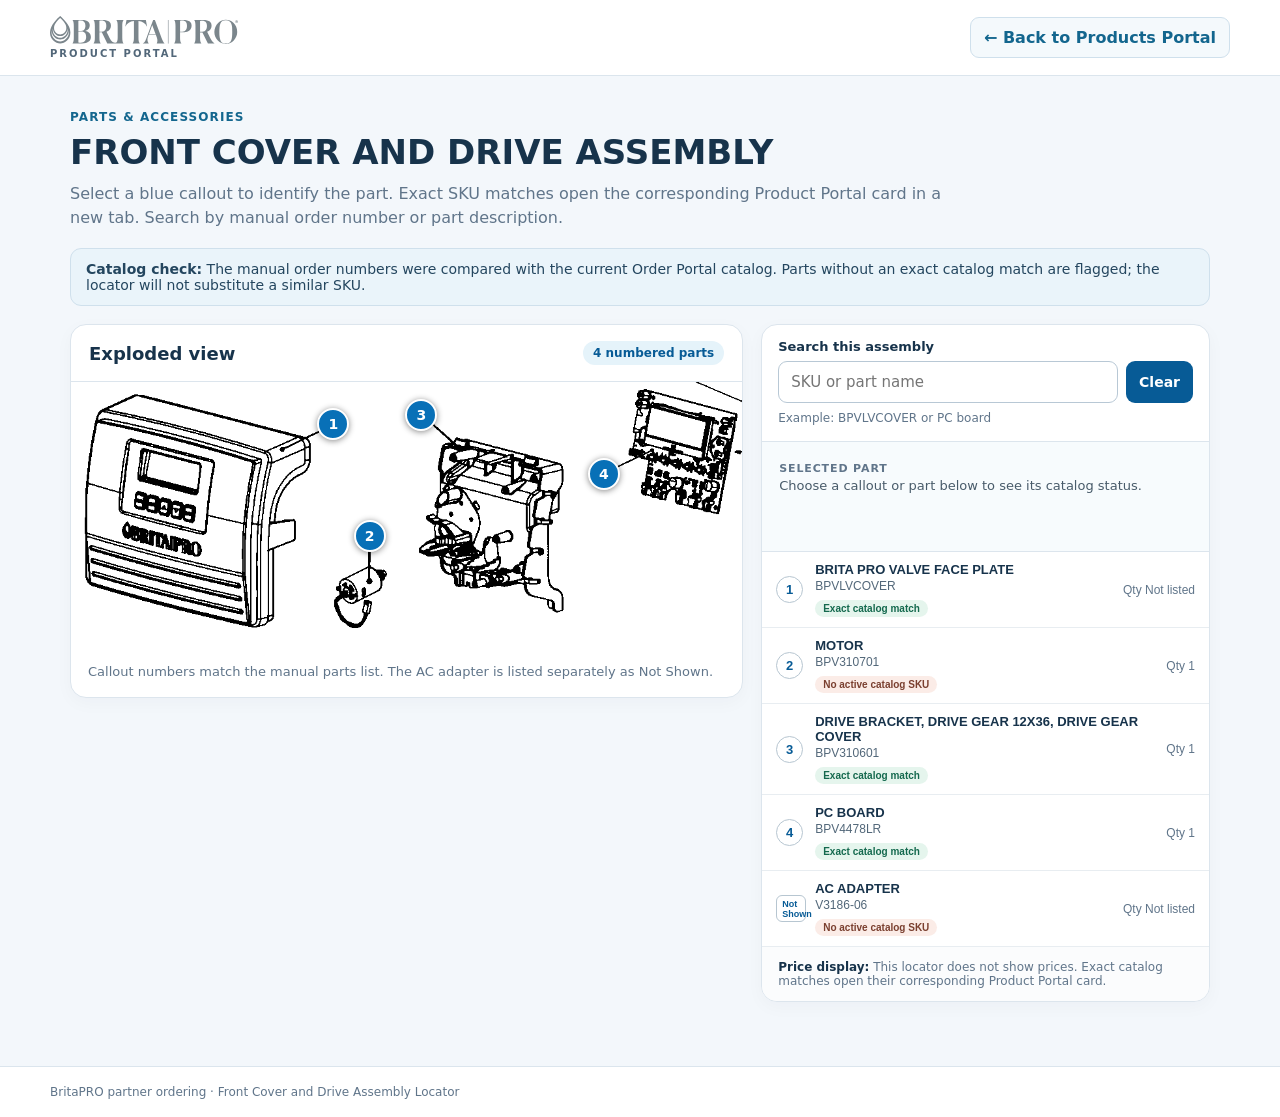
<file: front-drive-locator.html>
<!doctype html>
<html lang="en">
<head>
<meta charset="utf-8"><meta name="viewport" content="width=device-width,initial-scale=1">
<title>BritaPRO Parts Locator | Front Cover and Drive Assembly</title>
<link rel="icon" type="image/svg+xml" href="/britapro-icon.svg">
<style>
:root{font-family:system-ui,-apple-system,"Segoe UI",sans-serif;color:#17334b;background:#f3f7fb;--blue:#0870b7;--deep:#075b96;--line:#dce5ed;--muted:#60758a;--card:#fff}*{box-sizing:border-box}body{margin:0;background:#f3f7fb}header{background:#fff;padding:16px max(20px,calc((100vw - 1180px)/2));border-bottom:1px solid #dbe5ed;display:flex;justify-content:space-between;gap:18px;align-items:center}.brand{display:flex;flex-direction:column;align-items:flex-start;gap:4px;text-decoration:none}.brand-logo{display:block;width:188px;height:auto;max-width:48vw}.brand small{color:#526779;font-size:10px;letter-spacing:2px;font-weight:700}.return{color:#13668e;text-decoration:none;font-weight:700;border:1px solid #cfe0ec;border-radius:9px;background:#f4f9fc;padding:10px 13px;white-space:nowrap}.return:hover,.return:focus-visible{outline:2px solid #82b5d6;background:#eaf4fa}main{max-width:1180px;margin:auto;padding:32px 20px 64px}.eyebrow{font-size:12px;text-transform:uppercase;letter-spacing:.09em;font-weight:800;color:#13668e;margin:0 0 7px}h1{font-size:clamp(24px,3.2vw,34px);line-height:1.16;margin:0 0 10px;color:#17334b}p{color:#60758a;line-height:1.5}.intro{margin:0 0 18px;max-width:900px}.notice{border:1px solid #cfe0ec;background:#eaf4fa;color:#24465f;border-radius:11px;padding:12px 15px;margin-bottom:18px;font-size:14px}.layout{display:grid;grid-template-columns:minmax(0,1.35fr) minmax(310px,.9fr);gap:18px;align-items:start}.card{background:var(--card);border:1px solid var(--line);border-radius:16px;box-shadow:0 5px 18px #14283b08;overflow:hidden}.cardhead{padding:16px 18px;border-bottom:1px solid var(--line);display:flex;align-items:center;justify-content:space-between;gap:10px}.cardhead h2{font-size:18px;margin:0;color:#17334b}.count{font-size:12px;color:#075b96;background:#e5f3fa;padding:5px 10px;border-radius:20px;font-weight:800;white-space:nowrap}.stage{position:relative;line-height:0;padding:8px;background:white}.stage{padding:0}.stage img{display:block;width:100%;height:auto}.pin{position:absolute;transform:translate(-50%,-50%);width:32px;height:32px;border:2px solid #fff;border-radius:50%;background:#0870b7;color:#fff;font:800 14px/1 system-ui,-apple-system,"Segoe UI",sans-serif;box-shadow:0 1px 6px #0007;cursor:pointer;display:grid;place-items:center;padding:0}.pin:hover,.pin:focus-visible,.pin.active{background:#f2a900;color:#14283b;outline:2px solid white;transform:translate(-50%,-50%) scale(1.12)}.caption{margin:0;padding:0 17px 15px;font-size:13px;color:#60758a}.search{padding:14px 16px;border-bottom:1px solid var(--line)}.search label{font-weight:700;font-size:13px;color:#17334b;display:block;margin:0 0 7px}.search-row{display:flex;gap:8px}.search input{width:100%;min-width:0;padding:11px 12px;border:1px solid #b8c8d5;border-radius:9px;font:inherit;font-size:15px;background:#fff}.search button{padding:0 13px;border:0;border-radius:9px;background:#075b96;color:#fff;font:700 14px system-ui;cursor:pointer}.hint{font-size:12px;margin:6px 0 0}.selected{padding:15px 17px;background:#f7fbfd;border-bottom:1px solid var(--line);min-height:110px}.selected .label{font-size:11px;text-transform:uppercase;letter-spacing:.08em;font-weight:800;color:#60758a}.selected h3{font-size:18px;color:#17334b;margin:4px 0}.selected p{font-size:13px;margin:0;color:#485b6a}.status{display:inline-block;font-size:10px;font-weight:800;border-radius:12px;padding:3px 8px;margin-top:7px}.status.ok{color:#14694e;background:#e5f5ed}.status.warn{color:#825900;background:#fff2cc}.status.missing{color:#7a3f2f;background:#fbece7}.note{font-size:12px!important;margin-top:7px!important}.order-link{display:inline-block;text-decoration:none;background:#075b96;color:#fff;font-weight:700;border-radius:9px;padding:9px 12px;margin-top:10px}.order-link:hover,.order-link:focus-visible{background:#064976;outline:2px solid #82b5d6}.list{max-height:490px;overflow:auto}.part{width:100%;text-align:left;background:#fff;border:0;border-bottom:1px solid #e8edf1;padding:10px 14px;display:grid;grid-template-columns:30px minmax(0,1fr) auto;gap:9px;align-items:center;cursor:pointer;color:#17334b}.part:hover,.part:focus-visible{background:#f3f9fc;outline:2px solid #82b5d6;outline-offset:-2px}.part.active{background:#fff7df;box-shadow:inset 4px 0 #f2a900}.callout{width:27px;height:27px;border:1px solid #b7c6d1;border-radius:50%;display:grid;place-items:center;font-weight:800;font-size:13px;color:#075b96}.callout.none{width:auto;border-radius:6px;padding:0 5px;font-size:9px}.part-name{display:block;font-weight:700;font-size:13px}.sku{display:block;font-size:12px;color:#526779;margin-top:2px;overflow-wrap:anywhere}.qty{font-size:12px;color:#60758a;white-space:nowrap}.footer-note{padding:13px 16px;background:#fbfcfd;font-size:12px;color:#60758a}.footer-note strong{color:#17334b}.toast{position:fixed;left:50%;bottom:18px;transform:translateX(-50%);padding:10px 15px;background:#18382e;color:#fff;border-radius:9px;opacity:0;transition:opacity .18s;pointer-events:none}.toast.show{opacity:1}footer{border-top:1px solid #dbe5ed;background:#fff;color:#60758a;padding:18px max(20px,calc((100vw - 1180px)/2));font-size:12px}@media(max-width:820px){.layout{grid-template-columns:1fr}.list{max-height:400px}.side{position:static}}@media(max-width:520px){header{padding:14px 14px;gap:10px}.brand-logo{width:155px}.brand small{font-size:9px;letter-spacing:1.5px}.return{font-size:12px;padding:9px}.layout{gap:13px}main{padding:22px 12px 45px}.pin{width:28px;height:28px;font-size:12px}.cardhead{padding:14px}.part{padding:10px 11px}}
</style>
</head><body>
<header><a class="brand" href="https://britapro-partner-portal.netlify.app/" aria-label="Return to BritaPRO Partner Portal"><img class="brand-logo" src="/britapro-logo.svg" alt="BritaPRO"><small>PRODUCT PORTAL</small></a><a class="return" href="/" aria-label="Back to Products Portal">← Back to Products Portal</a></header>
<main><p class="eyebrow">Parts &amp; Accessories</p><h1>FRONT COVER AND DRIVE ASSEMBLY</h1><p class="intro">Select a blue callout to identify the part. Exact SKU matches open the corresponding Product Portal card in a new tab. Search by manual order number or part description.</p>
<div class="notice"><strong>Catalog check:</strong> The manual order numbers were compared with the current Order Portal catalog. Parts without an exact catalog match are flagged; the locator will not substitute a similar SKU.</div>
<div class="layout"><section class="card"><div class="cardhead"><h2>Exploded view</h2><span class="count">4 numbered parts</span></div><div class="stage"><img alt="Front cover, motor, drive bracket assembly, and PC board with numbered callouts" src="[data-uri]">
<button class="pin" style="left:39.1%;top:15.1%" data-id="1" aria-label="Callout 1: BritaPRO Valve Face Plate">1</button><button class="pin" style="left:44.5%;top:54.9%" data-id="2" aria-label="Callout 2: Motor">2</button><button class="pin" style="left:52.2%;top:11.6%" data-id="3" aria-label="Callout 3: Drive Bracket, Drive Gear 12X36, Drive Gear Cover">3</button><button class="pin" style="left:79.4%;top:32.6%" data-id="4" aria-label="Callout 4: PC Board">4</button></div><p class="caption">Callout numbers match the manual parts list. The AC adapter is listed separately as Not Shown.</p></section>
<aside class="card side"><div class="search"><label for="q">Search this assembly</label><div class="search-row"><input id="q" type="search" placeholder="SKU or part name" aria-label="Search by SKU or part name"><button id="clear" type="button">Clear</button></div><p class="hint">Example: BPVLVCOVER or PC board</p></div><div class="selected" id="selected"><span class="label">Selected part</span><p>Choose a callout or part below to see its catalog status.</p></div><div class="list" id="parts"></div><div class="footer-note"><strong>Price display:</strong> This locator does not show prices. Exact catalog matches open their corresponding Product Portal card.</div></aside></div></main>
<footer>BritaPRO partner ordering · Front Cover and Drive Assembly Locator</footer><div class="toast" id="toast" role="status" aria-live="polite">SKU copied</div>
<script>
const ORDER_PORTAL_URL='https://britapro-product-portal.netlify.app/';
const DESCRIPTION_ONLY=false;
const items=[
{id:'1',sku:'BPVLVCOVER',name:'BRITA PRO VALVE FACE PLATE',qty:'Not listed',orderSku:'BPVLVCOVER'},
{id:'2',sku:'BPV310701',name:'MOTOR',qty:1,note:'The manual order number is preserved as printed, but BPV310701 is not an active exact SKU in the current Ordering Portal catalog.'},
{id:'3',sku:'BPV310601',name:'DRIVE BRACKET, DRIVE GEAR 12X36, DRIVE GEAR COVER',qty:1,orderSku:'BPV310601'},
{id:'4',sku:'BPV4478LR',name:'PC BOARD',qty:1,orderSku:'BPV4478LR'},
{id:'NS',sku:'V3186-06',name:'AC ADAPTER',qty:'Not listed',tag:'Not Shown',note:'The manual lists V3186-06 as the AC adapter order number. No exact active SKU match was found in the current Ordering Portal catalog.'}
];
const $=id=>document.getElementById(id);let active=null;
function orderUrl(x){const u=new URL(ORDER_PORTAL_URL);u.searchParams.set('sku',x.orderSku);if(DESCRIPTION_ONLY)u.searchParams.set('view','description');return u.toString()}
function statusMarkup(x){if(x.orderSku)return '<span class="status ok">Exact catalog match</span>';if(x.alternative)return '<span class="status warn">SKU differs</span>';return '<span class="status missing">No active catalog SKU</span>'}
function select(id){active=id;const x=items.find(v=>v.id===id);if(!x)return;const hasVerified=!!(x.orderSku&&!x.alternative)||(x.variants||[]).some(v=>v.orderSku&&!v.alternative);if(!hasVerified)alert('Under construction, check back soon.');const status=x.orderSku?'<p class="note"><strong>Exact SKU match:</strong> this part is in the current Order Portal catalog.</p>':x.note?'<p class="note"><strong>'+(x.alternative?'Needs confirmation: ':'Catalog check: ')+'</strong>'+x.note+'</p>':'';const link=x.orderSku&&!x.alternative?'<a class="order-link" href="'+orderUrl(x)+'" target="_blank" rel="noopener">Open Product Portal card ↗</a>':'';$('selected').innerHTML='<span class="label">'+(x.tag==='Not Shown'?'Listed in manual · not illustrated':'Callout '+x.id)+'</span><h3>'+x.name+'</h3><p><strong>'+x.sku+'</strong> · Qty '+x.qty+' per assembly</p>'+statusMarkup(x)+status+link+'<button class="order-link" style="border:0;cursor:pointer" id="copy">Copy manual SKU</button>';const c=$('copy');c.onclick=()=>{if(navigator.clipboard)navigator.clipboard.writeText(x.sku);$('toast').classList.add('show');setTimeout(()=>$('toast').classList.remove('show'),1400)};render();if(innerWidth<820)$('selected').scrollIntoView({behavior:'smooth',block:'nearest'})}
function render(){const term=$('q').value.trim().toLowerCase();const shown=items.filter(x=>(x.sku+' '+x.name+' '+x.id+' '+(x.alternative||'')).toLowerCase().includes(term));$('parts').innerHTML=shown.length?shown.map(x=>'<button type="button" class="part '+(active===x.id?'active':'')+'" data-id="'+x.id+'"><span class="callout '+(x.tag?'none':'')+'">'+(x.tag||x.id)+'</span><span><span class="part-name">'+x.name+'</span><span class="sku">'+x.sku+'</span>'+statusMarkup(x)+'</span><span class="qty">Qty '+x.qty+'</span></button>').join(''):'<p style="padding:16px">No matching part in this assembly.</p>';document.querySelectorAll('.part').forEach(b=>b.onclick=()=>select(b.dataset.id));document.querySelectorAll('.pin').forEach(b=>{b.classList.toggle('active',active===b.dataset.id);b.onclick=()=>{const x=items.find(v=>v.id===b.dataset.id);select(b.dataset.id);if(x&&x.orderSku)window.open(orderUrl(x),'_blank','noopener')}})}
$('q').addEventListener('input',render);$('clear').onclick=()=>{$('q').value='';render();$('q').focus()};render();
</script><script src="/parts-locator-card-images.js"></script></body></html>
</file>
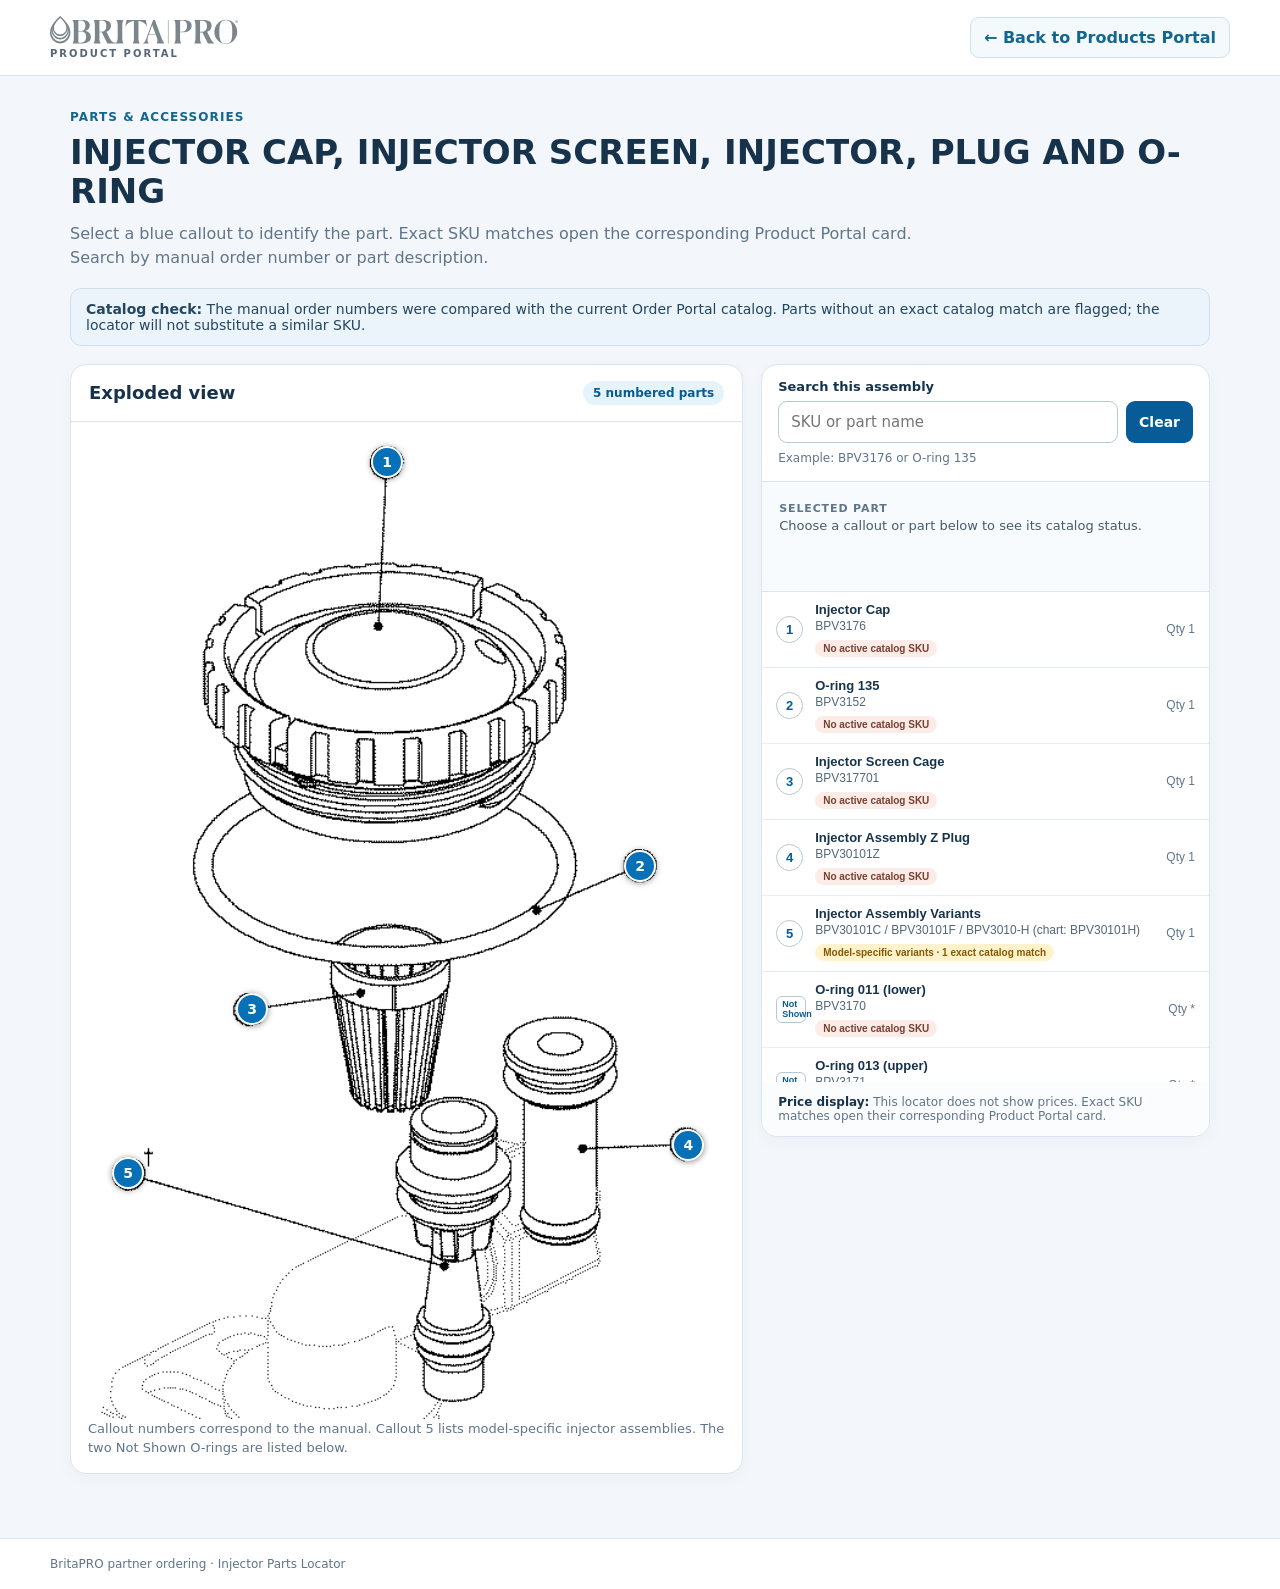
<file: injector-parts-locator.html>
<!doctype html>
<html lang="en">
<head>
<meta charset="utf-8"><meta name="viewport" content="width=device-width,initial-scale=1">
<title>BritaPRO Parts Locator | Injector Assembly</title>
<link rel="icon" type="image/svg+xml" href="/britapro-icon.svg">
<style>
:root{font-family:system-ui,-apple-system,"Segoe UI",sans-serif;color:#17334b;background:#f3f7fb;--blue:#0870b7;--deep:#075b96;--line:#dce5ed;--muted:#60758a;--card:#fff}*{box-sizing:border-box}body{margin:0;background:#f3f7fb}header{background:#fff;padding:16px max(20px,calc((100vw - 1180px)/2));border-bottom:1px solid #dbe5ed;display:flex;justify-content:space-between;gap:18px;align-items:center}.brand{display:flex;flex-direction:column;align-items:flex-start;gap:4px;text-decoration:none}.brand-logo{display:block;width:188px;height:auto;max-width:48vw}.brand small{color:#526779;font-size:10px;letter-spacing:2px;font-weight:700}.return{color:#13668e;text-decoration:none;font-weight:700;border:1px solid #cfe0ec;border-radius:9px;background:#f4f9fc;padding:10px 13px;white-space:nowrap}.return:hover,.return:focus-visible{outline:2px solid #82b5d6;background:#eaf4fa}main{max-width:1180px;margin:auto;padding:32px 20px 64px}.eyebrow{font-size:12px;text-transform:uppercase;letter-spacing:.09em;font-weight:800;color:#13668e;margin:0 0 7px}h1{font-size:clamp(24px,3.2vw,34px);line-height:1.16;margin:0 0 10px;color:#17334b}p{color:#60758a;line-height:1.5}.intro{margin:0 0 18px;max-width:900px}.notice{border:1px solid #cfe0ec;background:#eaf4fa;color:#24465f;border-radius:11px;padding:12px 15px;margin-bottom:18px;font-size:14px}.layout{display:grid;grid-template-columns:minmax(0,1.35fr) minmax(310px,.9fr);gap:18px;align-items:start}.card{background:var(--card);border:1px solid var(--line);border-radius:16px;box-shadow:0 5px 18px #14283b08;overflow:hidden}.cardhead{padding:16px 18px;border-bottom:1px solid var(--line);display:flex;align-items:center;justify-content:space-between;gap:10px}.cardhead h2{font-size:18px;margin:0;color:#17334b}.count{font-size:12px;color:#075b96;background:#e5f3fa;padding:5px 10px;border-radius:20px;font-weight:800;white-space:nowrap}.stage{position:relative;line-height:0;padding:8px;background:white}.stage img{display:block;width:100%;height:auto}.pin{position:absolute;transform:translate(-50%,-50%);width:32px;height:32px;border:2px solid #fff;border-radius:50%;background:#0870b7;color:#fff;font:800 14px/1 system-ui,-apple-system,"Segoe UI",sans-serif;box-shadow:0 1px 6px #0007;cursor:pointer;display:grid;place-items:center;padding:0}.pin:hover,.pin:focus-visible,.pin.active{background:#f2a900;color:#14283b;outline:2px solid white;transform:translate(-50%,-50%) scale(1.12)}.caption{margin:0;padding:0 17px 15px;font-size:13px;color:#60758a}.search{padding:14px 16px;border-bottom:1px solid var(--line)}.search label{font-weight:700;font-size:13px;color:#17334b;display:block;margin:0 0 7px}.search-row{display:flex;gap:8px}.search input{width:100%;min-width:0;padding:11px 12px;border:1px solid #b8c8d5;border-radius:9px;font:inherit;font-size:15px;background:#fff}.search button{padding:0 13px;border:0;border-radius:9px;background:#075b96;color:#fff;font:700 14px system-ui;cursor:pointer}.hint{font-size:12px;margin:6px 0 0}.selected{padding:15px 17px;background:#f7fbfd;border-bottom:1px solid var(--line);min-height:110px}.selected .label{font-size:11px;text-transform:uppercase;letter-spacing:.08em;font-weight:800;color:#60758a}.selected h3{font-size:18px;color:#17334b;margin:4px 0}.selected p{font-size:13px;margin:0;color:#485b6a}.status{display:inline-block;font-size:10px;font-weight:800;border-radius:12px;padding:3px 8px;margin-top:7px}.status.ok{color:#14694e;background:#e5f5ed}.status.warn{color:#825900;background:#fff2cc}.status.missing{color:#7a3f2f;background:#fbece7}.note{font-size:12px!important;margin-top:7px!important}.order-link{display:inline-block;text-decoration:none;background:#075b96;color:#fff;font-weight:700;border-radius:9px;padding:9px 12px;margin-top:10px}.order-link:hover,.order-link:focus-visible{background:#064976;outline:2px solid #82b5d6}.list{max-height:490px;overflow:auto}.part{width:100%;text-align:left;background:#fff;border:0;border-bottom:1px solid #e8edf1;padding:10px 14px;display:grid;grid-template-columns:30px minmax(0,1fr) auto;gap:9px;align-items:center;cursor:pointer;color:#17334b}.part:hover,.part:focus-visible{background:#f3f9fc;outline:2px solid #82b5d6;outline-offset:-2px}.part.active{background:#fff7df;box-shadow:inset 4px 0 #f2a900}.callout{width:27px;height:27px;border:1px solid #b7c6d1;border-radius:50%;display:grid;place-items:center;font-weight:800;font-size:13px;color:#075b96}.callout.none{width:auto;border-radius:6px;padding:0 5px;font-size:9px}.part-name{display:block;font-weight:700;font-size:13px}.sku{display:block;font-size:12px;color:#526779;margin-top:2px;overflow-wrap:anywhere}.qty{font-size:12px;color:#60758a;white-space:nowrap}.footer-note{padding:13px 16px;background:#fbfcfd;font-size:12px;color:#60758a}.footer-note strong{color:#17334b}.toast{position:fixed;left:50%;bottom:18px;transform:translateX(-50%);padding:10px 15px;background:#18382e;color:#fff;border-radius:9px;opacity:0;transition:opacity .18s;pointer-events:none}.toast.show{opacity:1}footer{border-top:1px solid #dbe5ed;background:#fff;color:#60758a;padding:18px max(20px,calc((100vw - 1180px)/2));font-size:12px}@media(max-width:820px){.layout{grid-template-columns:1fr}.list{max-height:400px}.side{position:static}}@media(max-width:520px){header{padding:14px 14px;gap:10px}.brand-logo{width:155px}.brand small{font-size:9px;letter-spacing:1.5px}.return{font-size:12px;padding:9px}.layout{gap:13px}main{padding:22px 12px 45px}.pin{width:28px;height:28px;font-size:12px}.cardhead{padding:14px}.part{padding:10px 11px}}
.variant-list{display:grid;gap:9px;margin:12px 0}.variant{border:1px solid #dce5ed;border-radius:10px;padding:10px;background:#fff}.variant>strong{color:#17334b}.variant p{font-size:12px;margin:5px 0;color:#526779}.variant .status{margin-top:2px}
.stage{padding:0}</style>
</head><body>
<header><a class="brand" href="https://britapro-partner-portal.netlify.app/" aria-label="Return to BritaPRO Partner Portal"><img class="brand-logo" src="/britapro-logo.svg" alt="BritaPRO"><small>PRODUCT PORTAL</small></a><a class="return" href="/" aria-label="Back to Products Portal">← Back to Products Portal</a></header>
<main><p class="eyebrow">Parts &amp; Accessories</p><h1>INJECTOR CAP, INJECTOR SCREEN, INJECTOR, PLUG AND O-RING</h1><p class="intro">Select a blue callout to identify the part. Exact SKU matches open the corresponding Product Portal card. Search by manual order number or part description.</p>
<div class="notice"><strong>Catalog check:</strong> The manual order numbers were compared with the current Order Portal catalog. Parts without an exact catalog match are flagged; the locator will not substitute a similar SKU.</div>
<div class="layout"><section class="card"><div class="cardhead"><h2>Exploded view</h2><span class="count">5 numbered parts</span></div><div class="stage"><img alt="Exploded injector cap, screen, injector and plug drawing with numbered callouts" src="[data-uri]">
<button class="pin" style="left:47.1%;top:4.0%" data-id="1" aria-label="Callout 1: Injector Cap">1</button><button class="pin" style="left:84.8%;top:44.6%" data-id="2" aria-label="Callout 2: O-ring 135">2</button><button class="pin" style="left:27.0%;top:58.9%" data-id="3" aria-label="Callout 3: Injector Screen Cage">3</button><button class="pin" style="left:92.0%;top:72.6%" data-id="4" aria-label="Callout 4: Injector Assembly Z Plug">4</button><button class="pin" style="left:8.5%;top:75.4%" data-id="5" aria-label="Callout 5: Model-specific injector assembly variants">5</button></div><p class="caption">Callout numbers correspond to the manual. Callout 5 lists model-specific injector assemblies. The two Not Shown O-rings are listed below.</p></section>
<aside class="card side"><div class="search"><label for="q">Search this assembly</label><div class="search-row"><input id="q" type="search" placeholder="SKU or part name" aria-label="Search by SKU or part name"><button id="clear" type="button">Clear</button></div><p class="hint">Example: BPV3176 or O-ring 135</p></div><div class="selected" id="selected"><span class="label">Selected part</span><p>Choose a callout or part below to see its catalog status.</p></div><div class="list" id="parts"></div><div class="footer-note"><strong>Price display:</strong> This locator does not show prices. Exact SKU matches open their corresponding Product Portal card.</div></aside></div></main>
<footer>BritaPRO partner ordering · Injector Parts Locator</footer><div class="toast" id="toast" role="status" aria-live="polite">SKU copied</div>
<script>
const ORDER_PORTAL_URL='https://britapro-product-portal.netlify.app/';
const DESCRIPTION_ONLY=false;
const items=[
{id:'1',sku:'BPV3176',name:'Injector Cap',qty:1,note:'Not listed as an active SKU in the current Order Portal catalog.'},
{id:'2',sku:'BPV3152',name:'O-ring 135',qty:1,note:'Not listed as an active SKU in the current Order Portal catalog.'},
{id:'3',sku:'BPV317701',name:'Injector Screen Cage',qty:1,note:'Not listed as an active SKU in the current Order Portal catalog.'},
{id:'4',sku:'BPV30101Z',name:'Injector Assembly Z Plug',qty:1,note:'Not listed as an active SKU in the current Order Portal catalog.'},
{id:'5',sku:'BPV30101C / BPV30101F / BPV3010-H (chart: BPV30101H)',name:'Injector Assembly Variants',qty:1,variants:[
 {sku:'BPV30101C',name:'Injector Assy C Violet',model:'BPKATAIR1J',note:'Not listed as an active SKU in the current Order Portal catalog.'},
 {sku:'BPV30101F',name:'Injector Assy F Blue',model:'BPKATAIR2',orderSku:'BPV30101F'},
 {sku:'BPV30101H',name:'Injector Assy H Green',model:'BPKATAIR3',note:'The manual parts list prints BPV3010-H, while its model chart prints BPV30101H. Confirm the intended SKU before ordering.'}
]},
{id:'NS-1',sku:'BPV3170',name:'O-ring 011 (lower)',qty:'*',tag:'Not Shown',note:'The manual states that the injector plug and injector each contain one lower 011 O-ring.'},
{id:'NS-2',sku:'BPV3171',name:'O-ring 013 (upper)',qty:'*',tag:'Not Shown',note:'The manual states that the injector plug and injector each contain one upper 013 O-ring.'}
];
const $=id=>document.getElementById(id);let active=null;
function orderUrl(x){const u=new URL(ORDER_PORTAL_URL);u.searchParams.set('sku',x.orderSku);if(DESCRIPTION_ONLY)u.searchParams.set('view','description');return u.toString()}
function statusMarkup(x){if(x.variants){const exact=x.variants.filter(v=>v.orderSku).length;return '<span class="status warn">Model-specific variants · '+exact+' exact catalog match</span>'}if(x.orderSku)return '<span class="status ok">Exact catalog match</span>';if(x.alternative)return '<span class="status warn">SKU differs</span>';return '<span class="status missing">No active catalog SKU</span>'}
function select(id){active=id;const x=items.find(v=>v.id===id);if(!x)return;const hasVerified=!!(x.orderSku&&!x.alternative)||(x.variants||[]).some(v=>v.orderSku&&!v.alternative);if(!hasVerified)alert('Under construction, check back soon.');const status=x.variants?'<p class="note"><strong>Catalog check:</strong> Only variants with an exact active SKU are linked below. Confirm the valve model before ordering.</p>':x.orderSku?'<p class="note"><strong>Exact SKU match:</strong> this part is in the current Order Portal catalog.</p>':x.note?'<p class="note"><strong>Catalog check:</strong> '+x.note+'</p>':'';const variants=x.variants?'<div class="variant-list">'+x.variants.map(v=>'<div class="variant"><strong>'+v.name+'</strong><p><strong>'+v.sku+'</strong> · Filter model '+v.model+'</p>'+statusMarkup(v)+(v.note?'<p class="note">'+v.note+'</p>':'')+(v.orderSku&&!v.alternative?'<a class="order-link" href="'+orderUrl(v)+'" target="_blank" rel="noopener">Open '+v.sku+' Product Portal card ↗</a>':'')+'</div>').join('')+'</div>':'';const link=x.orderSku&&!x.alternative?'<a class="order-link" href="'+orderUrl(x)+'" target="_blank" rel="noopener">Open Product Portal card ↗</a>':'';const copy=x.variants?'':'<button class="order-link" style="border:0;cursor:pointer" id="copy">Copy manual SKU</button>';$('selected').innerHTML='<span class="label">'+(x.tag==='Not Shown'?'Listed in manual · not illustrated':'Callout '+x.id)+'</span><h3>'+x.name+'</h3><p><strong>'+x.sku+'</strong> · Qty '+x.qty+' per assembly</p>'+statusMarkup(x)+status+variants+link+copy;const c=$('copy');if(c)c.onclick=()=>{if(navigator.clipboard)navigator.clipboard.writeText(x.sku);$('toast').classList.add('show');setTimeout(()=>$('toast').classList.remove('show'),1400)};render();if(innerWidth<820)$('selected').scrollIntoView({behavior:'smooth',block:'nearest'});if(x.variants){const exactVariants=x.variants.filter(v=>v.orderSku&&!v.alternative);if(exactVariants.length===1)window.open(orderUrl(exactVariants[0]),'_blank','noopener')}}
function render(){const term=$('q').value.trim().toLowerCase();const shown=items.filter(x=>{const v=(x.variants||[]).map(i=>i.sku+' '+i.name+' '+i.model).join(' ');return (x.sku+' '+x.name+' '+x.id+' '+(x.alternative||'')+' '+v+' '+(x.note||'')).toLowerCase().includes(term)});$('parts').innerHTML=shown.length?shown.map(x=>'<button type="button" class="part '+(active===x.id?'active':'')+'" data-id="'+x.id+'"><span class="callout '+(x.tag?'none':'')+'">'+(x.tag||x.id)+'</span><span><span class="part-name">'+x.name+'</span><span class="sku">'+x.sku+'</span>'+statusMarkup(x)+'</span><span class="qty">Qty '+x.qty+'</span></button>').join(''):'<p style="padding:16px">No matching part in this assembly.</p>';document.querySelectorAll('.part').forEach(b=>b.onclick=()=>select(b.dataset.id));document.querySelectorAll('.pin').forEach(b=>{b.classList.toggle('active',active===b.dataset.id);b.onclick=()=>{const x=items.find(v=>v.id===b.dataset.id);select(b.dataset.id);if(x&&x.orderSku)window.open(orderUrl(x),'_blank','noopener')}})}
$('q').addEventListener('input',render);$('clear').onclick=()=>{$('q').value='';render();$('q').focus()};render();
</script><script src="/parts-locator-card-images.js"></script></body></html>
</file>
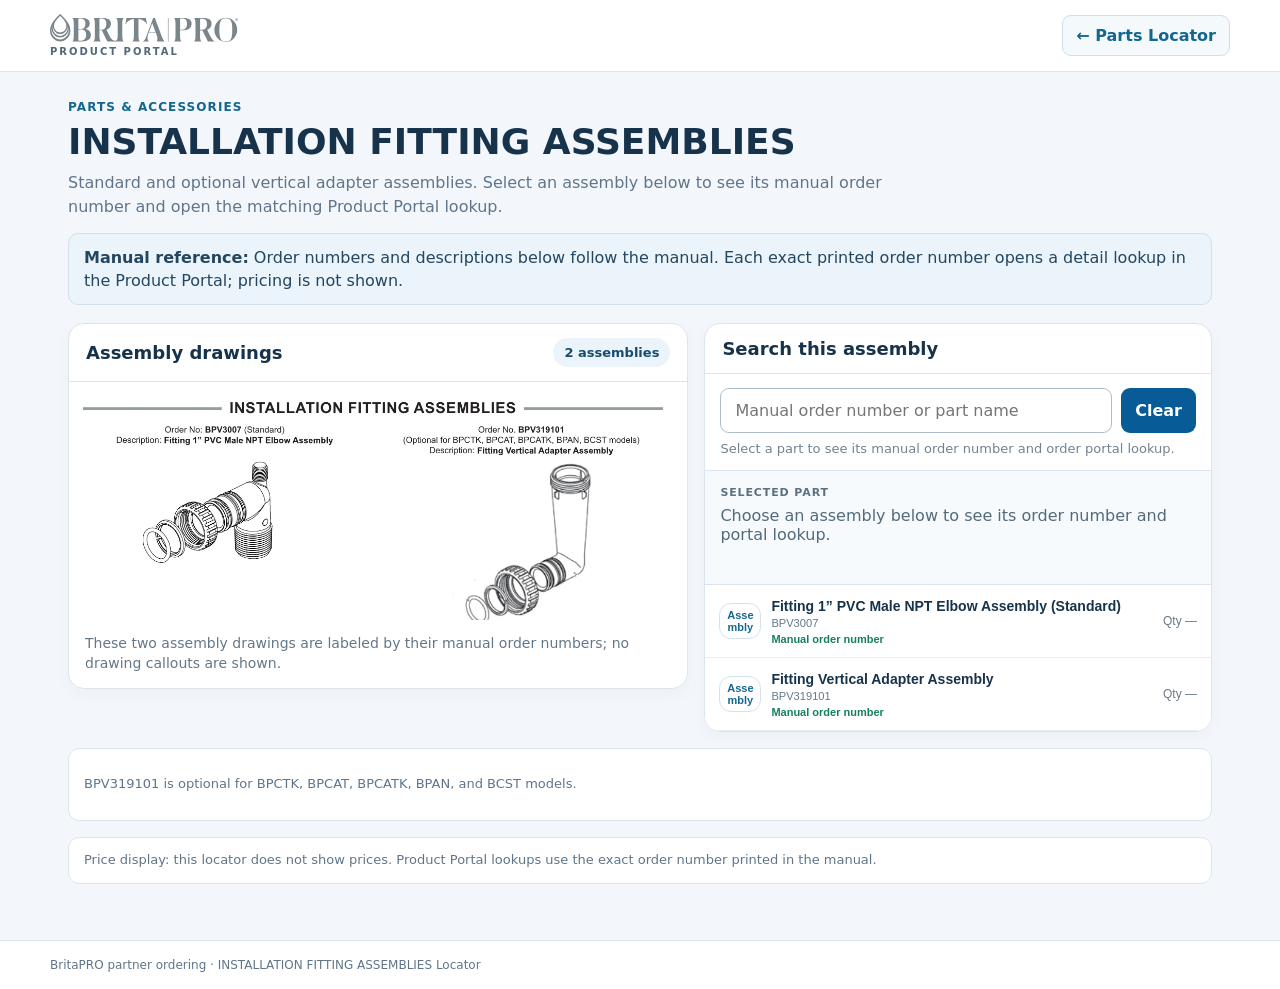
<file: installation-fitting-assemblies-locator.html>
<!doctype html><html lang="en"><head><meta charset="utf-8"><meta name="viewport" content="width=device-width,initial-scale=1"><title>BritaPRO Parts Locator | INSTALLATION FITTING ASSEMBLIES</title><link rel="icon" type="image/svg+xml" href="/britapro-icon.svg"><style>
:root{font-family:system-ui,-apple-system,"Segoe UI",sans-serif;color:#17334b;background:#f3f7fb;--blue:#0870b7;--deep:#075b96;--line:#dce5ed;--muted:#60758a}*{box-sizing:border-box}body{margin:0;background:#f3f7fb}header{background:#fff;padding:14px max(16px,calc((100vw - 1180px)/2));border-bottom:1px solid #dbe5ed;display:flex;justify-content:space-between;gap:18px;align-items:center}.brand{display:flex;flex-direction:column;align-items:flex-start;gap:4px;text-decoration:none}.brand-logo{display:block;width:188px;height:auto;max-width:48vw}.brand small{color:#526779;font-size:10px;letter-spacing:2px;font-weight:700}.return{color:#13668e;text-decoration:none;font-weight:700;border:1px solid #cfe0ec;border-radius:9px;background:#f4f9fc;padding:10px 13px;white-space:nowrap}main{max-width:1180px;margin:auto;padding:28px 18px 56px}.eyebrow{font-size:12px;text-transform:uppercase;letter-spacing:.09em;font-weight:800;color:#13668e;margin:0 0 7px}h1{font-size:clamp(25px,4vw,36px);line-height:1.16;margin:0 0 8px;color:#17334b}.intro{margin:0 0 14px;max-width:850px;color:#60758a;line-height:1.5}.note{margin:12px 0;padding:12px 15px;background:#eaf4fa;border:1px solid #cfe0ec;border-radius:10px;color:#24465f;line-height:1.45}.note p{margin:0 0 6px}.note p:last-child{margin:0}.layout{display:grid;grid-template-columns:minmax(0,1.1fr) minmax(330px,.9fr);gap:16px;margin-top:18px;align-items:start}.card{background:#fff;border:1px solid var(--line);border-radius:16px;box-shadow:0 5px 18px #14283b08;overflow:hidden}.cardhead{padding:14px 17px;border-bottom:1px solid var(--line);display:flex;justify-content:space-between;align-items:center;gap:12px}.cardhead h2{font-size:18px;margin:0}.count{background:#eaf4fa;color:#164c70;border-radius:99px;padding:7px 11px;font-weight:750;font-size:13px;white-space:nowrap}.image-wrap{position:relative;padding:14px;background:#fff}.diagram{display:block;width:100%;max-height:670px;object-fit:contain;border-radius:7px}.pin{position:absolute;transform:translate(-50%,-50%);width:42px;height:42px;border:3px solid #fff;border-radius:50%;background:#0878b9;color:#fff;font-weight:850;font-size:17px;box-shadow:0 3px 9px #0004;cursor:pointer}.pin:hover,.pin:focus-visible{background:#075b96;outline:3px solid #62b9e3}.caption{padding:0 16px 15px;color:#647788;line-height:1.4;font-size:14px}.searchbox{padding:14px 15px;border-bottom:1px solid var(--line)}.searchline{display:flex;gap:9px}.searchline input{min-width:0;flex:1;border:1px solid #aebdca;border-radius:9px;padding:12px 14px;font:inherit;font-size:16px;color:#17334b}.searchline button,.clear,.order-link{border:0;border-radius:9px;padding:11px 14px;background:var(--deep);color:#fff;font:inherit;font-weight:750;cursor:pointer;text-decoration:none;display:inline-flex;align-items:center;justify-content:center}.hint{color:#728291;font-size:13px;margin:8px 0 0}.selected{background:#f6fafc;padding:15px;border-bottom:1px solid var(--line);min-height:114px}.selected .label{display:block;text-transform:uppercase;letter-spacing:.08em;font-size:11px;font-weight:800;color:#5c7080;margin-bottom:7px}.selected h3{font-size:18px;margin:0 0 7px}.selected p{margin:0 0 8px;color:#536a7b}.order-links{display:flex;gap:8px;flex-wrap:wrap;margin-top:10px}.parts{max-height:620px;overflow:auto}.part{border:0;border-bottom:1px solid #e8edf1;width:100%;background:#fff;text-align:left;padding:12px 14px;display:grid;grid-template-columns:42px minmax(0,1fr) auto;gap:10px;align-items:center;color:inherit;cursor:pointer}.part:hover,.part.active{background:#f2f8fc}.tag{border:1px solid #d4e2ec;border-radius:12px;width:42px;min-width:42px;padding:5px 3px;text-align:center;color:#17688f;font-weight:800;font-size:11px;line-height:1.1;overflow-wrap:anywhere}.partcopy strong{display:block;font-size:14px;line-height:1.3}.partcopy small{display:block;color:#65798a;margin-top:2px}.partcopy em{display:block;font-style:normal;color:#16805b;font-size:11px;font-weight:750;margin-top:4px}.qty{font-size:12px;color:#6a7987;white-space:nowrap}.bottom-note{margin-top:16px;padding:13px 15px;background:#fff;border:1px solid var(--line);border-radius:11px;color:#60758a;font-size:13px;line-height:1.45}footer{border-top:1px solid #dbe5ed;background:#fff;color:#60758a;padding:17px max(16px,calc((100vw - 1180px)/2));font-size:12px}@media(max-width:800px){main{padding:22px 13px 42px}.layout{grid-template-columns:1fr}.diagram{max-height:60vh}.parts{max-height:none}.pin{width:36px;height:36px;font-size:15px}.brand-logo{width:155px}.return{font-size:12px;padding:9px}}@media(max-width:440px){.part{grid-template-columns:38px minmax(0,1fr);}.qty{grid-column:2}.count{font-size:11px;padding:6px 9px}.searchline button{padding:10px}}
</style></head><body><header><a class="brand" href="https://britapro-partner-portal.netlify.app/" aria-label="Return to BritaPRO Partner Portal"><img class="brand-logo" src="/britapro-logo.svg" alt="BritaPRO"><small>PRODUCT PORTAL</small></a><a class="return" href="/parts-locator-index.html">← Parts Locator</a></header><main><p class="eyebrow">Parts &amp; Accessories</p><h1>INSTALLATION FITTING ASSEMBLIES</h1><p class="intro">Standard and optional vertical adapter assemblies. Select an assembly below to see its manual order number and open the matching Product Portal lookup.</p><div class="note"><strong>Manual reference:</strong> Order numbers and descriptions below follow the manual. Each exact printed order number opens a detail lookup in the Product Portal; pricing is not shown.</div><div class="layout"><section class="card"><div class="cardhead"><h2>Assembly drawings</h2><span class="count">2 assemblies</span></div><div class="image-wrap"><img class="diagram" alt="INSTALLATION FITTING ASSEMBLIES manual diagram" src="[data-uri]"></div><div class="caption">These two assembly drawings are labeled by their manual order numbers; no drawing callouts are shown.</div></section><section class="card"><div class="cardhead"><h2>Search this assembly</h2></div><div class="searchbox"><div class="searchline"><input id="q" type="search" placeholder="Manual order number or part name" aria-label="Search this assembly"><button id="clear" type="button">Clear</button></div><p class="hint">Select a part to see its manual order number and order portal lookup.</p></div><div class="selected" id="selected"><span class="label">Selected part</span><p>Choose an assembly below to see its order number and portal lookup.</p></div><div class="parts" id="parts"><button class="part" type="button" data-i="0"><span class="tag">Assembly</span><span class="partcopy"><strong>Fitting 1” PVC Male NPT Elbow Assembly (Standard)</strong><small>BPV3007</small><em>Manual order number</em></span><span class="qty">Qty —</span></button><button class="part" type="button" data-i="1"><span class="tag">Assembly</span><span class="partcopy"><strong>Fitting Vertical Adapter Assembly</strong><small>BPV319101</small><em>Manual order number</em></span><span class="qty">Qty —</span></button></div></section></div><div class="bottom-note"><p>BPV319101 is optional for BPCTK, BPCAT, BPCATK, BPAN, and BCST models.</p></div><div class="bottom-note">Price display: this locator does not show prices. Product Portal lookups use the exact order number printed in the manual.</div></main><footer>BritaPRO partner ordering · INSTALLATION FITTING ASSEMBLIES Locator</footer><script>
const items=[{"callout":"Item","name":"Fitting 1” PVC Male NPT Elbow Assembly (Standard)","qty":"—","orders":[{"sku":"BPV3007"}]},{"callout":"Item","name":"Fitting Vertical Adapter Assembly","qty":"—","orders":[{"sku":"BPV319101"}]}];
const orderPortal='https://britapro-product-portal.netlify.app/';
function urlFor(sku){const u=new URL(orderPortal);u.searchParams.set('sku',sku);return u.toString()}
function safe(t){return String(t??'').replaceAll('&','&amp;').replaceAll('<','&lt;').replaceAll('>','&gt;').replaceAll('"','&quot;').replaceAll("'","&#39;")}
function underConstruction(){alert('Under construction, check back soon.')}function selectPart(i,openOne){const item=items[i];if(!item)return;const valid=(item.orders||[]).filter(o=>o.lookup!==false);let links='';if(valid.length){links='<div class="order-links">'+valid.map(o=>'<a class="order-link" href="'+urlFor(o.sku)+'" target="_blank" rel="noopener">Open '+safe(o.label||o.sku)+' in Product Portal ↗</a>').join('')+'</div>'}const orders=(item.orders||[]).map(o=>o.lookup===false?'<button type="button" class="unverified-order" onclick="underConstruction()" style="border:0;padding:0;background:none;color:#935300;text-decoration:underline;font:inherit;cursor:pointer">'+safe(o.label||o.sku)+'</button>':safe(o.label||o.sku)).join(', ')||'Check manual';document.getElementById('selected').innerHTML='<span class="label">'+(item.callout==='Not Shown'?'Listed in manual · not illustrated':item.callout==='Assembly'?'Manual order number':'Callout '+safe(item.callout))+'</span><h3>'+safe(item.name)+'</h3><p><strong>'+orders+'</strong> · Qty '+safe(item.qty)+'</p>'+(item.note?'<p>'+safe(item.note)+'</p>':'')+links;document.querySelectorAll('.part').forEach((b,j)=>b.classList.toggle('active',j===i));document.querySelectorAll('.pin').forEach(b=>b.classList.toggle('active',Number(b.dataset.i)===i));if(openOne&&valid.length===1&&!(item.orders||[]).some(o=>o.lookup===false))window.open(urlFor(valid[0].sku),'_blank','noopener');else if(openOne&&valid.length===0)underConstruction()}
function render(){const term=document.getElementById('q').value.trim().toLowerCase();document.querySelectorAll('.part').forEach((b,i)=>{const item=items[i];const text=[item.callout,item.name,...(item.orders||[]).map(o=>o.sku),item.note||''].join(' ').toLowerCase();b.hidden=!!term&&!text.includes(term)});document.querySelectorAll('.pin').forEach(b=>{const item=items[Number(b.dataset.i)];const text=[item.callout,item.name,...(item.orders||[]).map(o=>o.sku),item.note||''].join(' ').toLowerCase();b.hidden=!!term&&!text.includes(term)})}
document.querySelectorAll('.part').forEach(b=>b.addEventListener('click',()=>selectPart(Number(b.dataset.i),false)));
document.querySelectorAll('.pin').forEach(b=>b.addEventListener('click',()=>selectPart(Number(b.dataset.i),true)));
document.getElementById('q').addEventListener('input',render);
document.getElementById('clear').addEventListener('click',()=>{document.getElementById('q').value='';render()});
</script><script src="/parts-locator-card-images.js"></script></body></html>
</file>
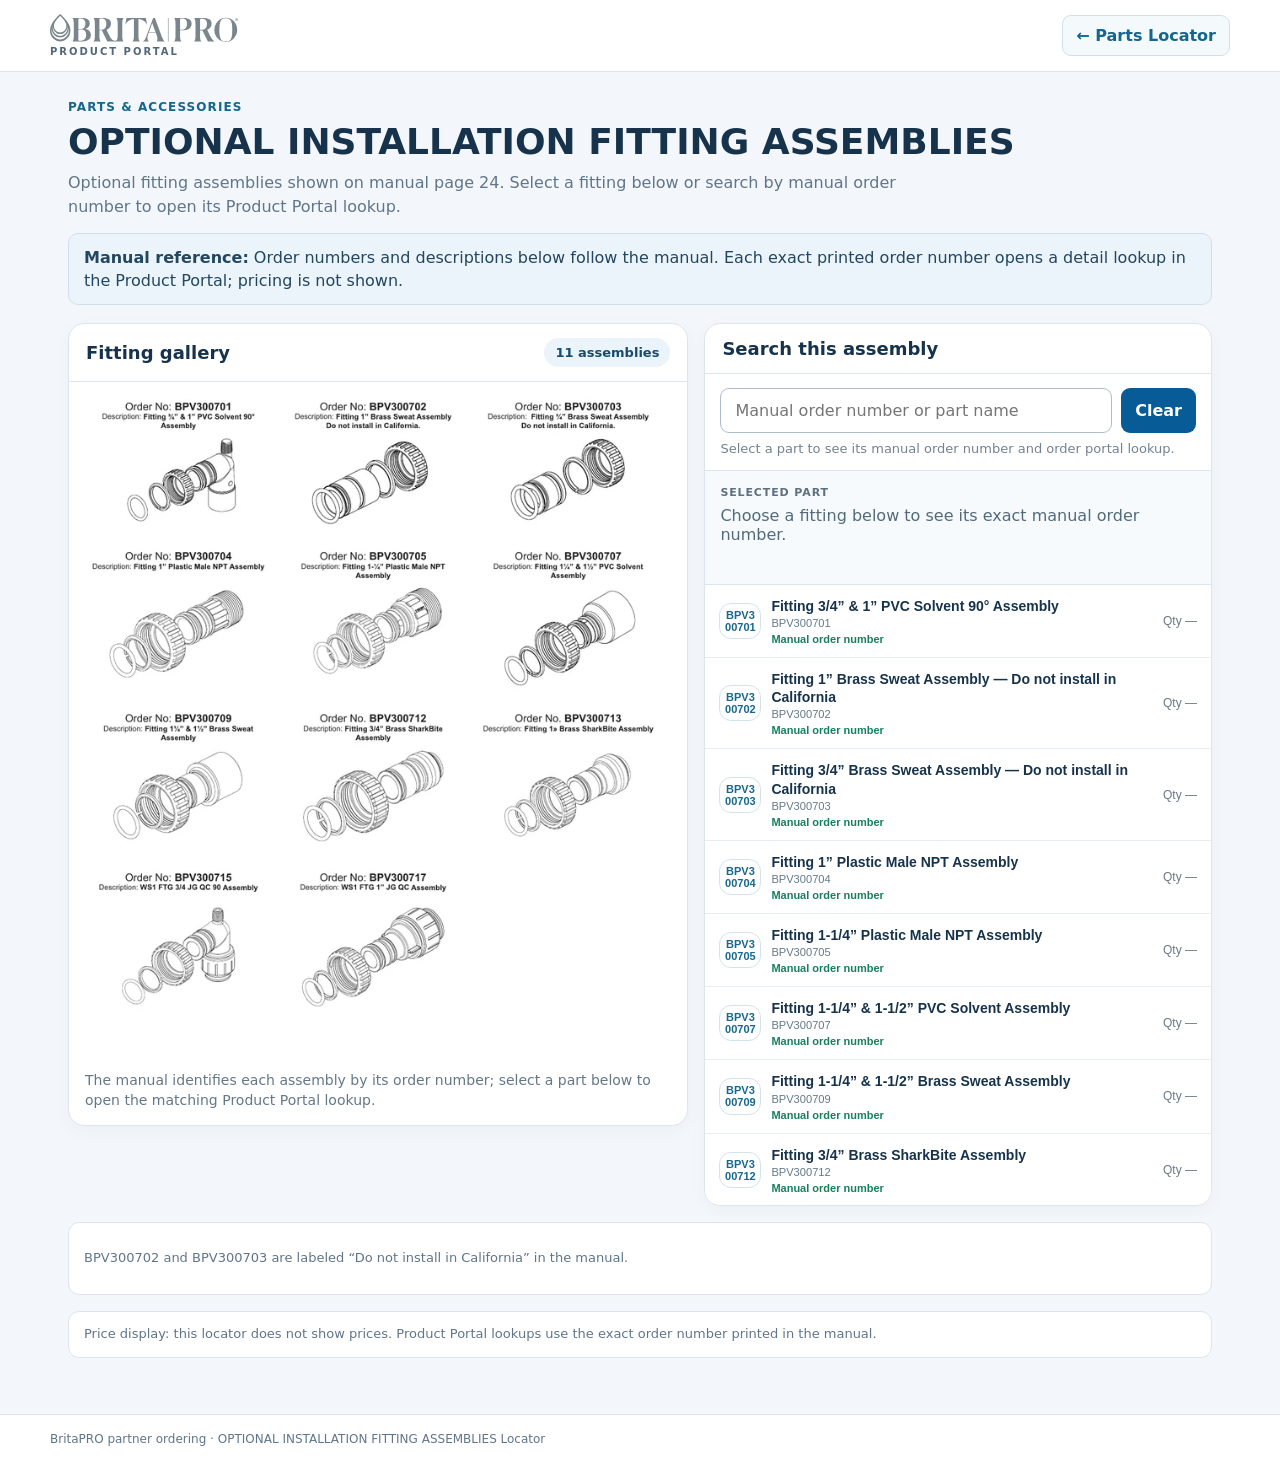
<file: optional-installation-fitting-assemblies-locator.html>
<!doctype html><html lang="en"><head><meta charset="utf-8"><meta name="viewport" content="width=device-width,initial-scale=1"><title>BritaPRO Parts Locator | OPTIONAL INSTALLATION FITTING ASSEMBLIES</title><link rel="icon" type="image/svg+xml" href="/britapro-icon.svg"><style>
:root{font-family:system-ui,-apple-system,"Segoe UI",sans-serif;color:#17334b;background:#f3f7fb;--blue:#0870b7;--deep:#075b96;--line:#dce5ed;--muted:#60758a}*{box-sizing:border-box}body{margin:0;background:#f3f7fb}header{background:#fff;padding:14px max(16px,calc((100vw - 1180px)/2));border-bottom:1px solid #dbe5ed;display:flex;justify-content:space-between;gap:18px;align-items:center}.brand{display:flex;flex-direction:column;align-items:flex-start;gap:4px;text-decoration:none}.brand-logo{display:block;width:188px;height:auto;max-width:48vw}.brand small{color:#526779;font-size:10px;letter-spacing:2px;font-weight:700}.return{color:#13668e;text-decoration:none;font-weight:700;border:1px solid #cfe0ec;border-radius:9px;background:#f4f9fc;padding:10px 13px;white-space:nowrap}main{max-width:1180px;margin:auto;padding:28px 18px 56px}.eyebrow{font-size:12px;text-transform:uppercase;letter-spacing:.09em;font-weight:800;color:#13668e;margin:0 0 7px}h1{font-size:clamp(25px,4vw,36px);line-height:1.16;margin:0 0 8px;color:#17334b}.intro{margin:0 0 14px;max-width:850px;color:#60758a;line-height:1.5}.note{margin:12px 0;padding:12px 15px;background:#eaf4fa;border:1px solid #cfe0ec;border-radius:10px;color:#24465f;line-height:1.45}.note p{margin:0 0 6px}.note p:last-child{margin:0}.layout{display:grid;grid-template-columns:minmax(0,1.1fr) minmax(330px,.9fr);gap:16px;margin-top:18px;align-items:start}.card{background:#fff;border:1px solid var(--line);border-radius:16px;box-shadow:0 5px 18px #14283b08;overflow:hidden}.cardhead{padding:14px 17px;border-bottom:1px solid var(--line);display:flex;justify-content:space-between;align-items:center;gap:12px}.cardhead h2{font-size:18px;margin:0}.count{background:#eaf4fa;color:#164c70;border-radius:99px;padding:7px 11px;font-weight:750;font-size:13px;white-space:nowrap}.image-wrap{position:relative;padding:14px;background:#fff}.diagram{display:block;width:100%;max-height:670px;object-fit:contain;border-radius:7px}.pin{position:absolute;transform:translate(-50%,-50%);width:42px;height:42px;border:3px solid #fff;border-radius:50%;background:#0878b9;color:#fff;font-weight:850;font-size:17px;box-shadow:0 3px 9px #0004;cursor:pointer}.pin:hover,.pin:focus-visible{background:#075b96;outline:3px solid #62b9e3}.caption{padding:0 16px 15px;color:#647788;line-height:1.4;font-size:14px}.searchbox{padding:14px 15px;border-bottom:1px solid var(--line)}.searchline{display:flex;gap:9px}.searchline input{min-width:0;flex:1;border:1px solid #aebdca;border-radius:9px;padding:12px 14px;font:inherit;font-size:16px;color:#17334b}.searchline button,.clear,.order-link{border:0;border-radius:9px;padding:11px 14px;background:var(--deep);color:#fff;font:inherit;font-weight:750;cursor:pointer;text-decoration:none;display:inline-flex;align-items:center;justify-content:center}.hint{color:#728291;font-size:13px;margin:8px 0 0}.selected{background:#f6fafc;padding:15px;border-bottom:1px solid var(--line);min-height:114px}.selected .label{display:block;text-transform:uppercase;letter-spacing:.08em;font-size:11px;font-weight:800;color:#5c7080;margin-bottom:7px}.selected h3{font-size:18px;margin:0 0 7px}.selected p{margin:0 0 8px;color:#536a7b}.order-links{display:flex;gap:8px;flex-wrap:wrap;margin-top:10px}.parts{max-height:620px;overflow:auto}.part{border:0;border-bottom:1px solid #e8edf1;width:100%;background:#fff;text-align:left;padding:12px 14px;display:grid;grid-template-columns:42px minmax(0,1fr) auto;gap:10px;align-items:center;color:inherit;cursor:pointer}.part:hover,.part.active{background:#f2f8fc}.tag{border:1px solid #d4e2ec;border-radius:12px;width:42px;min-width:42px;padding:5px 3px;text-align:center;color:#17688f;font-weight:800;font-size:11px;line-height:1.1;overflow-wrap:anywhere}.partcopy strong{display:block;font-size:14px;line-height:1.3}.partcopy small{display:block;color:#65798a;margin-top:2px}.partcopy em{display:block;font-style:normal;color:#16805b;font-size:11px;font-weight:750;margin-top:4px}.qty{font-size:12px;color:#6a7987;white-space:nowrap}.bottom-note{margin-top:16px;padding:13px 15px;background:#fff;border:1px solid var(--line);border-radius:11px;color:#60758a;font-size:13px;line-height:1.45}footer{border-top:1px solid #dbe5ed;background:#fff;color:#60758a;padding:17px max(16px,calc((100vw - 1180px)/2));font-size:12px}@media(max-width:800px){main{padding:22px 13px 42px}.layout{grid-template-columns:1fr}.diagram{max-height:60vh}.parts{max-height:none}.pin{width:36px;height:36px;font-size:15px}.brand-logo{width:155px}.return{font-size:12px;padding:9px}}@media(max-width:440px){.part{grid-template-columns:38px minmax(0,1fr);}.qty{grid-column:2}.count{font-size:11px;padding:6px 9px}.searchline button{padding:10px}}
</style></head><body><header><a class="brand" href="https://britapro-partner-portal.netlify.app/" aria-label="Return to BritaPRO Partner Portal"><img class="brand-logo" src="/britapro-logo.svg" alt="BritaPRO"><small>PRODUCT PORTAL</small></a><a class="return" href="/parts-locator-index.html">← Parts Locator</a></header><main><p class="eyebrow">Parts &amp; Accessories</p><h1>OPTIONAL INSTALLATION FITTING ASSEMBLIES</h1><p class="intro">Optional fitting assemblies shown on manual page 24. Select a fitting below or search by manual order number to open its Product Portal lookup.</p><div class="note"><strong>Manual reference:</strong> Order numbers and descriptions below follow the manual. Each exact printed order number opens a detail lookup in the Product Portal; pricing is not shown.</div><div class="layout"><section class="card"><div class="cardhead"><h2>Fitting gallery</h2><span class="count">11 assemblies</span></div><div class="image-wrap"><img class="diagram" alt="OPTIONAL INSTALLATION FITTING ASSEMBLIES manual diagram" src="[data-uri]"></div><div class="caption">The manual identifies each assembly by its order number; select a part below to open the matching Product Portal lookup.</div></section><section class="card"><div class="cardhead"><h2>Search this assembly</h2></div><div class="searchbox"><div class="searchline"><input id="q" type="search" placeholder="Manual order number or part name" aria-label="Search this assembly"><button id="clear" type="button">Clear</button></div><p class="hint">Select a part to see its manual order number and order portal lookup.</p></div><div class="selected" id="selected"><span class="label">Selected part</span><p>Choose a fitting below to see its exact manual order number.</p></div><div class="parts" id="parts"><button class="part" type="button" data-i="0"><span class="tag">BPV300701</span><span class="partcopy"><strong>Fitting 3/4” &amp; 1” PVC Solvent 90° Assembly</strong><small>BPV300701</small><em>Manual order number</em></span><span class="qty">Qty —</span></button><button class="part" type="button" data-i="1"><span class="tag">BPV300702</span><span class="partcopy"><strong>Fitting 1” Brass Sweat Assembly — Do not install in California</strong><small>BPV300702</small><em>Manual order number</em></span><span class="qty">Qty —</span></button><button class="part" type="button" data-i="2"><span class="tag">BPV300703</span><span class="partcopy"><strong>Fitting 3/4” Brass Sweat Assembly — Do not install in California</strong><small>BPV300703</small><em>Manual order number</em></span><span class="qty">Qty —</span></button><button class="part" type="button" data-i="3"><span class="tag">BPV300704</span><span class="partcopy"><strong>Fitting 1” Plastic Male NPT Assembly</strong><small>BPV300704</small><em>Manual order number</em></span><span class="qty">Qty —</span></button><button class="part" type="button" data-i="4"><span class="tag">BPV300705</span><span class="partcopy"><strong>Fitting 1-1/4” Plastic Male NPT Assembly</strong><small>BPV300705</small><em>Manual order number</em></span><span class="qty">Qty —</span></button><button class="part" type="button" data-i="5"><span class="tag">BPV300707</span><span class="partcopy"><strong>Fitting 1-1/4” &amp; 1-1/2” PVC Solvent Assembly</strong><small>BPV300707</small><em>Manual order number</em></span><span class="qty">Qty —</span></button><button class="part" type="button" data-i="6"><span class="tag">BPV300709</span><span class="partcopy"><strong>Fitting 1-1/4” &amp; 1-1/2” Brass Sweat Assembly</strong><small>BPV300709</small><em>Manual order number</em></span><span class="qty">Qty —</span></button><button class="part" type="button" data-i="7"><span class="tag">BPV300712</span><span class="partcopy"><strong>Fitting 3/4” Brass SharkBite Assembly</strong><small>BPV300712</small><em>Manual order number</em></span><span class="qty">Qty —</span></button><button class="part" type="button" data-i="8"><span class="tag">BPV300713</span><span class="partcopy"><strong>Fitting 1” Brass SharkBite Assembly</strong><small>BPV300713</small><em>Manual order number</em></span><span class="qty">Qty —</span></button><button class="part" type="button" data-i="9"><span class="tag">BPV300715</span><span class="partcopy"><strong>WS1 FTG 3/4 JG QC 90 Assembly</strong><small>BPV300715</small><em>Manual order number</em></span><span class="qty">Qty —</span></button><button class="part" type="button" data-i="10"><span class="tag">BPV300717</span><span class="partcopy"><strong>WS1 FTG 1” JG QC Assembly</strong><small>BPV300717</small><em>Manual order number</em></span><span class="qty">Qty —</span></button></div></section></div><div class="bottom-note"><p>BPV300702 and BPV300703 are labeled “Do not install in California” in the manual.</p></div><div class="bottom-note">Price display: this locator does not show prices. Product Portal lookups use the exact order number printed in the manual.</div></main><footer>BritaPRO partner ordering · OPTIONAL INSTALLATION FITTING ASSEMBLIES Locator</footer><script>
const items=[{"callout":"Item","skuLabel":"BPV300701","name":"Fitting 3/4” & 1” PVC Solvent 90° Assembly","qty":"—","orders":[{"sku":"BPV300701"}]},{"callout":"Item","skuLabel":"BPV300702","name":"Fitting 1” Brass Sweat Assembly — Do not install in California","qty":"—","orders":[{"sku":"BPV300702"}]},{"callout":"Item","skuLabel":"BPV300703","name":"Fitting 3/4” Brass Sweat Assembly — Do not install in California","qty":"—","orders":[{"sku":"BPV300703"}]},{"callout":"Item","skuLabel":"BPV300704","name":"Fitting 1” Plastic Male NPT Assembly","qty":"—","orders":[{"sku":"BPV300704"}]},{"callout":"Item","skuLabel":"BPV300705","name":"Fitting 1-1/4” Plastic Male NPT Assembly","qty":"—","orders":[{"sku":"BPV300705"}]},{"callout":"Item","skuLabel":"BPV300707","name":"Fitting 1-1/4” & 1-1/2” PVC Solvent Assembly","qty":"—","orders":[{"sku":"BPV300707"}]},{"callout":"Item","skuLabel":"BPV300709","name":"Fitting 1-1/4” & 1-1/2” Brass Sweat Assembly","qty":"—","orders":[{"sku":"BPV300709"}]},{"callout":"Item","skuLabel":"BPV300712","name":"Fitting 3/4” Brass SharkBite Assembly","qty":"—","orders":[{"sku":"BPV300712"}]},{"callout":"Item","skuLabel":"BPV300713","name":"Fitting 1” Brass SharkBite Assembly","qty":"—","orders":[{"sku":"BPV300713"}]},{"callout":"Item","skuLabel":"BPV300715","name":"WS1 FTG 3/4 JG QC 90 Assembly","qty":"—","orders":[{"sku":"BPV300715"}]},{"callout":"Item","skuLabel":"BPV300717","name":"WS1 FTG 1” JG QC Assembly","qty":"—","orders":[{"sku":"BPV300717"}]}];
const orderPortal='https://britapro-product-portal.netlify.app/';
function urlFor(sku){const u=new URL(orderPortal);u.searchParams.set('sku',sku);return u.toString()}
function safe(t){return String(t??'').replaceAll('&','&amp;').replaceAll('<','&lt;').replaceAll('>','&gt;').replaceAll('"','&quot;').replaceAll("'","&#39;")}
function underConstruction(){alert('Under construction, check back soon.')}function selectPart(i,openOne){const item=items[i];if(!item)return;const valid=(item.orders||[]).filter(o=>o.lookup!==false);let links='';if(valid.length){links='<div class="order-links">'+valid.map(o=>'<a class="order-link" href="'+urlFor(o.sku)+'" target="_blank" rel="noopener">Open '+safe(o.label||o.sku)+' in Product Portal ↗</a>').join('')+'</div>'}const orders=(item.orders||[]).map(o=>o.lookup===false?'<button type="button" class="unverified-order" onclick="underConstruction()" style="border:0;padding:0;background:none;color:#935300;text-decoration:underline;font:inherit;cursor:pointer">'+safe(o.label||o.sku)+'</button>':safe(o.label||o.sku)).join(', ')||'Check manual';document.getElementById('selected').innerHTML='<span class="label">'+(item.callout==='Not Shown'?'Listed in manual · not illustrated':(item.callout==='Assembly'||item.callout==='Item')?'Manual order number':'Callout '+safe(item.callout))+'</span><h3>'+safe(item.name)+'</h3><p><strong>'+orders+'</strong> · Qty '+safe(item.qty)+'</p>'+(item.note?'<p>'+safe(item.note)+'</p>':'')+links;document.querySelectorAll('.part').forEach((b,j)=>b.classList.toggle('active',j===i));document.querySelectorAll('.pin').forEach(b=>b.classList.toggle('active',Number(b.dataset.i)===i));if(openOne&&valid.length===1&&!(item.orders||[]).some(o=>o.lookup===false))window.open(urlFor(valid[0].sku),'_blank','noopener');else if(openOne&&valid.length===0)underConstruction()}
function render(){const term=document.getElementById('q').value.trim().toLowerCase();document.querySelectorAll('.part').forEach((b,i)=>{const item=items[i];const text=[item.callout,item.name,...(item.orders||[]).map(o=>o.sku),item.note||''].join(' ').toLowerCase();b.hidden=!!term&&!text.includes(term)});document.querySelectorAll('.pin').forEach(b=>{const item=items[Number(b.dataset.i)];const text=[item.callout,item.name,...(item.orders||[]).map(o=>o.sku),item.note||''].join(' ').toLowerCase();b.hidden=!!term&&!text.includes(term)})}
document.querySelectorAll('.part').forEach(b=>b.addEventListener('click',()=>selectPart(Number(b.dataset.i),false)));
document.querySelectorAll('.pin').forEach(b=>b.addEventListener('click',()=>selectPart(Number(b.dataset.i),true)));
document.getElementById('q').addEventListener('input',render);
document.getElementById('clear').addEventListener('click',()=>{document.getElementById('q').value='';render()});
</script><script src="/parts-locator-card-images.js"></script></body></html>
</file>
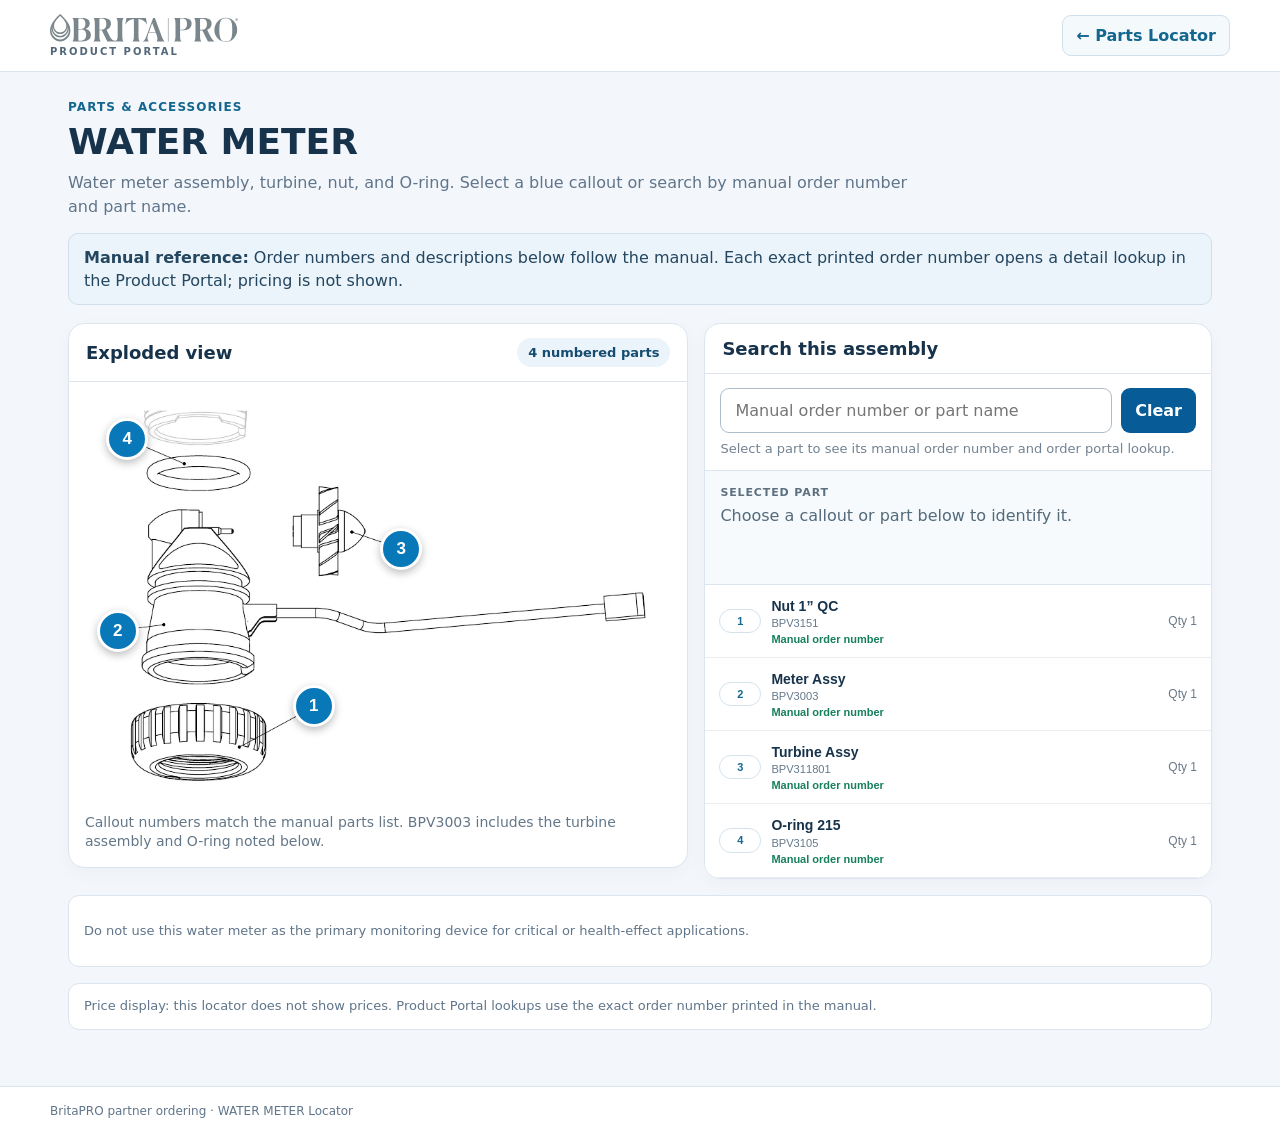
<file: water-meter-locator.html>
<!doctype html><html lang="en"><head><meta charset="utf-8"><meta name="viewport" content="width=device-width,initial-scale=1"><title>BritaPRO Parts Locator | WATER METER</title><link rel="icon" type="image/svg+xml" href="/britapro-icon.svg"><style>
:root{font-family:system-ui,-apple-system,"Segoe UI",sans-serif;color:#17334b;background:#f3f7fb;--blue:#0870b7;--deep:#075b96;--line:#dce5ed;--muted:#60758a}*{box-sizing:border-box}body{margin:0;background:#f3f7fb}header{background:#fff;padding:14px max(16px,calc((100vw - 1180px)/2));border-bottom:1px solid #dbe5ed;display:flex;justify-content:space-between;gap:18px;align-items:center}.brand{display:flex;flex-direction:column;align-items:flex-start;gap:4px;text-decoration:none}.brand-logo{display:block;width:188px;height:auto;max-width:48vw}.brand small{color:#526779;font-size:10px;letter-spacing:2px;font-weight:700}.return{color:#13668e;text-decoration:none;font-weight:700;border:1px solid #cfe0ec;border-radius:9px;background:#f4f9fc;padding:10px 13px;white-space:nowrap}main{max-width:1180px;margin:auto;padding:28px 18px 56px}.eyebrow{font-size:12px;text-transform:uppercase;letter-spacing:.09em;font-weight:800;color:#13668e;margin:0 0 7px}h1{font-size:clamp(25px,4vw,36px);line-height:1.16;margin:0 0 8px;color:#17334b}.intro{margin:0 0 14px;max-width:850px;color:#60758a;line-height:1.5}.note{margin:12px 0;padding:12px 15px;background:#eaf4fa;border:1px solid #cfe0ec;border-radius:10px;color:#24465f;line-height:1.45}.note p{margin:0 0 6px}.note p:last-child{margin:0}.layout{display:grid;grid-template-columns:minmax(0,1.1fr) minmax(330px,.9fr);gap:16px;margin-top:18px;align-items:start}.card{background:#fff;border:1px solid var(--line);border-radius:16px;box-shadow:0 5px 18px #14283b08;overflow:hidden}.cardhead{padding:14px 17px;border-bottom:1px solid var(--line);display:flex;justify-content:space-between;align-items:center;gap:12px}.cardhead h2{font-size:18px;margin:0}.count{background:#eaf4fa;color:#164c70;border-radius:99px;padding:7px 11px;font-weight:750;font-size:13px;white-space:nowrap}.image-wrap{position:relative;padding:14px;background:#fff}.diagram-stage{position:relative;width:100%}.diagram{display:block;width:100%;height:auto;object-fit:contain;border-radius:7px}.pin{position:absolute;transform:translate(-50%,-50%);width:42px;height:42px;border:3px solid #fff;border-radius:50%;background:#0878b9;color:#fff;font-weight:850;font-size:17px;box-shadow:0 3px 9px #0004;cursor:pointer}.pin:hover,.pin:focus-visible{background:#075b96;outline:3px solid #62b9e3}.caption{padding:0 16px 15px;color:#647788;line-height:1.4;font-size:14px}.searchbox{padding:14px 15px;border-bottom:1px solid var(--line)}.searchline{display:flex;gap:9px}.searchline input{min-width:0;flex:1;border:1px solid #aebdca;border-radius:9px;padding:12px 14px;font:inherit;font-size:16px;color:#17334b}.searchline button,.clear,.order-link{border:0;border-radius:9px;padding:11px 14px;background:var(--deep);color:#fff;font:inherit;font-weight:750;cursor:pointer;text-decoration:none;display:inline-flex;align-items:center;justify-content:center}.hint{color:#728291;font-size:13px;margin:8px 0 0}.selected{background:#f6fafc;padding:15px;border-bottom:1px solid var(--line);min-height:114px}.selected .label{display:block;text-transform:uppercase;letter-spacing:.08em;font-size:11px;font-weight:800;color:#5c7080;margin-bottom:7px}.selected h3{font-size:18px;margin:0 0 7px}.selected p{margin:0 0 8px;color:#536a7b}.order-links{display:flex;gap:8px;flex-wrap:wrap;margin-top:10px}.parts{max-height:620px;overflow:auto}.part{border:0;border-bottom:1px solid #e8edf1;width:100%;background:#fff;text-align:left;padding:12px 14px;display:grid;grid-template-columns:42px minmax(0,1fr) auto;gap:10px;align-items:center;color:inherit;cursor:pointer}.part:hover,.part.active{background:#f2f8fc}.tag{border:1px solid #d4e2ec;border-radius:12px;width:42px;min-width:42px;padding:5px 3px;text-align:center;color:#17688f;font-weight:800;font-size:11px;line-height:1.1;overflow-wrap:anywhere}.partcopy strong{display:block;font-size:14px;line-height:1.3}.partcopy small{display:block;color:#65798a;margin-top:2px}.partcopy em{display:block;font-style:normal;color:#16805b;font-size:11px;font-weight:750;margin-top:4px}.qty{font-size:12px;color:#6a7987;white-space:nowrap}.bottom-note{margin-top:16px;padding:13px 15px;background:#fff;border:1px solid var(--line);border-radius:11px;color:#60758a;font-size:13px;line-height:1.45}footer{border-top:1px solid #dbe5ed;background:#fff;color:#60758a;padding:17px max(16px,calc((100vw - 1180px)/2));font-size:12px}@media(max-width:800px){main{padding:22px 13px 42px}.layout{grid-template-columns:1fr}.diagram{max-height:60vh}.parts{max-height:none}.pin{width:36px;height:36px;font-size:15px}.brand-logo{width:155px}.return{font-size:12px;padding:9px}}@media(max-width:440px){.part{grid-template-columns:38px minmax(0,1fr);}.qty{grid-column:2}.count{font-size:11px;padding:6px 9px}.searchline button{padding:10px}}
</style></head><body><header><a class="brand" href="https://britapro-partner-portal.netlify.app/" aria-label="Return to BritaPRO Partner Portal"><img class="brand-logo" src="/britapro-logo.svg" alt="BritaPRO"><small>PRODUCT PORTAL</small></a><a class="return" href="/parts-locator-index.html">← Parts Locator</a></header><main><p class="eyebrow">Parts &amp; Accessories</p><h1>WATER METER</h1><p class="intro">Water meter assembly, turbine, nut, and O-ring. Select a blue callout or search by manual order number and part name.</p><div class="note"><strong>Manual reference:</strong> Order numbers and descriptions below follow the manual. Each exact printed order number opens a detail lookup in the Product Portal; pricing is not shown.</div><div class="layout"><section class="card"><div class="cardhead"><h2>Exploded view</h2><span class="count">4 numbered parts</span></div><div class="image-wrap"><div class="diagram-stage"><img class="diagram" alt="WATER METER manual diagram" src="[data-uri]"><button class="pin" type="button" data-i="0" aria-label="Callout 1: Nut 1” QC" style="left:39.1%;top:77.1%">1</button><button class="pin" type="button" data-i="1" aria-label="Callout 2: Meter Assy" style="left:5.9%;top:58.3%">2</button><button class="pin" type="button" data-i="2" aria-label="Callout 3: Turbine Assy" style="left:53.9%;top:37.9%">3</button><button class="pin" type="button" data-i="3" aria-label="Callout 4: O-ring 215" style="left:7.5%;top:10.7%">4</button></div></div><div class="caption">Callout numbers match the manual parts list. BPV3003 includes the turbine assembly and O-ring noted below.</div></section><section class="card"><div class="cardhead"><h2>Search this assembly</h2></div><div class="searchbox"><div class="searchline"><input id="q" type="search" placeholder="Manual order number or part name" aria-label="Search this assembly"><button id="clear" type="button">Clear</button></div><p class="hint">Select a part to see its manual order number and order portal lookup.</p></div><div class="selected" id="selected"><span class="label">Selected part</span><p>Choose a callout or part below to identify it.</p></div><div class="parts" id="parts"><button class="part" type="button" data-i="0"><span class="tag">1</span><span class="partcopy"><strong>Nut 1” QC</strong><small>BPV3151</small><em>Manual order number</em></span><span class="qty">Qty 1</span></button><button class="part" type="button" data-i="1"><span class="tag">2</span><span class="partcopy"><strong>Meter Assy</strong><small>BPV3003</small><em>Manual order number</em></span><span class="qty">Qty 1</span></button><button class="part" type="button" data-i="2"><span class="tag">3</span><span class="partcopy"><strong>Turbine Assy</strong><small>BPV311801</small><em>Manual order number</em></span><span class="qty">Qty 1</span></button><button class="part" type="button" data-i="3"><span class="tag">4</span><span class="partcopy"><strong>O-ring 215</strong><small>BPV3105</small><em>Manual order number</em></span><span class="qty">Qty 1</span></button></div></section></div><div class="bottom-note"><p>Do not use this water meter as the primary monitoring device for critical or health-effect applications.</p></div><div class="bottom-note">Price display: this locator does not show prices. Product Portal lookups use the exact order number printed in the manual.</div></main><footer>BritaPRO partner ordering · WATER METER Locator</footer><script>
const items=[{"callout":"1","name":"Nut 1” QC","qty":"1","orders":[{"sku":"BPV3151"}]},{"callout":"2","name":"Meter Assy","qty":"1","orders":[{"sku":"BPV3003"}],"note":"The manual notes that BPV3003 includes BPV311801 Turbine Assy and BPV3105 O-ring 215."},{"callout":"3","name":"Turbine Assy","qty":"1","orders":[{"sku":"BPV311801"}]},{"callout":"4","name":"O-ring 215","qty":"1","orders":[{"sku":"BPV3105"}]}];
const orderPortal='https://britapro-product-portal.netlify.app/';
function urlFor(sku){const u=new URL(orderPortal);u.searchParams.set('sku',sku);return u.toString()}
function safe(t){return String(t??'').replaceAll('&','&amp;').replaceAll('<','&lt;').replaceAll('>','&gt;').replaceAll('"','&quot;').replaceAll("'","&#39;")}
function underConstruction(){alert('Under construction, check back soon.')}function selectPart(i,openOne){const item=items[i];if(!item)return;const valid=(item.orders||[]).filter(o=>o.lookup!==false);let links='';if(valid.length){links='<div class="order-links">'+valid.map(o=>'<a class="order-link" href="'+urlFor(o.sku)+'" target="_blank" rel="noopener">Open '+safe(o.label||o.sku)+' in Product Portal ↗</a>').join('')+'</div>'}const orders=(item.orders||[]).map(o=>o.lookup===false?'<button type="button" class="unverified-order" onclick="underConstruction()" style="border:0;padding:0;background:none;color:#935300;text-decoration:underline;font:inherit;cursor:pointer">'+safe(o.label||o.sku)+'</button>':safe(o.label||o.sku)).join(', ')||'Check manual';document.getElementById('selected').innerHTML='<span class="label">'+(item.callout==='Not Shown'?'Listed in manual · not illustrated':item.callout==='Assembly'?'Manual order number':'Callout '+safe(item.callout))+'</span><h3>'+safe(item.name)+'</h3><p><strong>'+orders+'</strong> · Qty '+safe(item.qty)+'</p>'+(item.note?'<p>'+safe(item.note)+'</p>':'')+links;document.querySelectorAll('.part').forEach((b,j)=>b.classList.toggle('active',j===i));document.querySelectorAll('.pin').forEach(b=>b.classList.toggle('active',Number(b.dataset.i)===i));if(openOne&&valid.length===1&&!(item.orders||[]).some(o=>o.lookup===false))window.open(urlFor(valid[0].sku),'_blank','noopener');else if(openOne&&valid.length===0)underConstruction()}
function render(){const term=document.getElementById('q').value.trim().toLowerCase();document.querySelectorAll('.part').forEach((b,i)=>{const item=items[i];const text=[item.callout,item.name,...(item.orders||[]).map(o=>o.sku),item.note||''].join(' ').toLowerCase();b.hidden=!!term&&!text.includes(term)});document.querySelectorAll('.pin').forEach(b=>{const item=items[Number(b.dataset.i)];const text=[item.callout,item.name,...(item.orders||[]).map(o=>o.sku),item.note||''].join(' ').toLowerCase();b.hidden=!!term&&!text.includes(term)})}
document.querySelectorAll('.part').forEach(b=>b.addEventListener('click',()=>selectPart(Number(b.dataset.i),false)));
document.querySelectorAll('.pin').forEach(b=>b.addEventListener('click',()=>selectPart(Number(b.dataset.i),true)));
document.getElementById('q').addEventListener('input',render);
document.getElementById('clear').addEventListener('click',()=>{document.getElementById('q').value='';render()});
</script><script src="/parts-locator-card-images.js"></script></body></html>
</file>
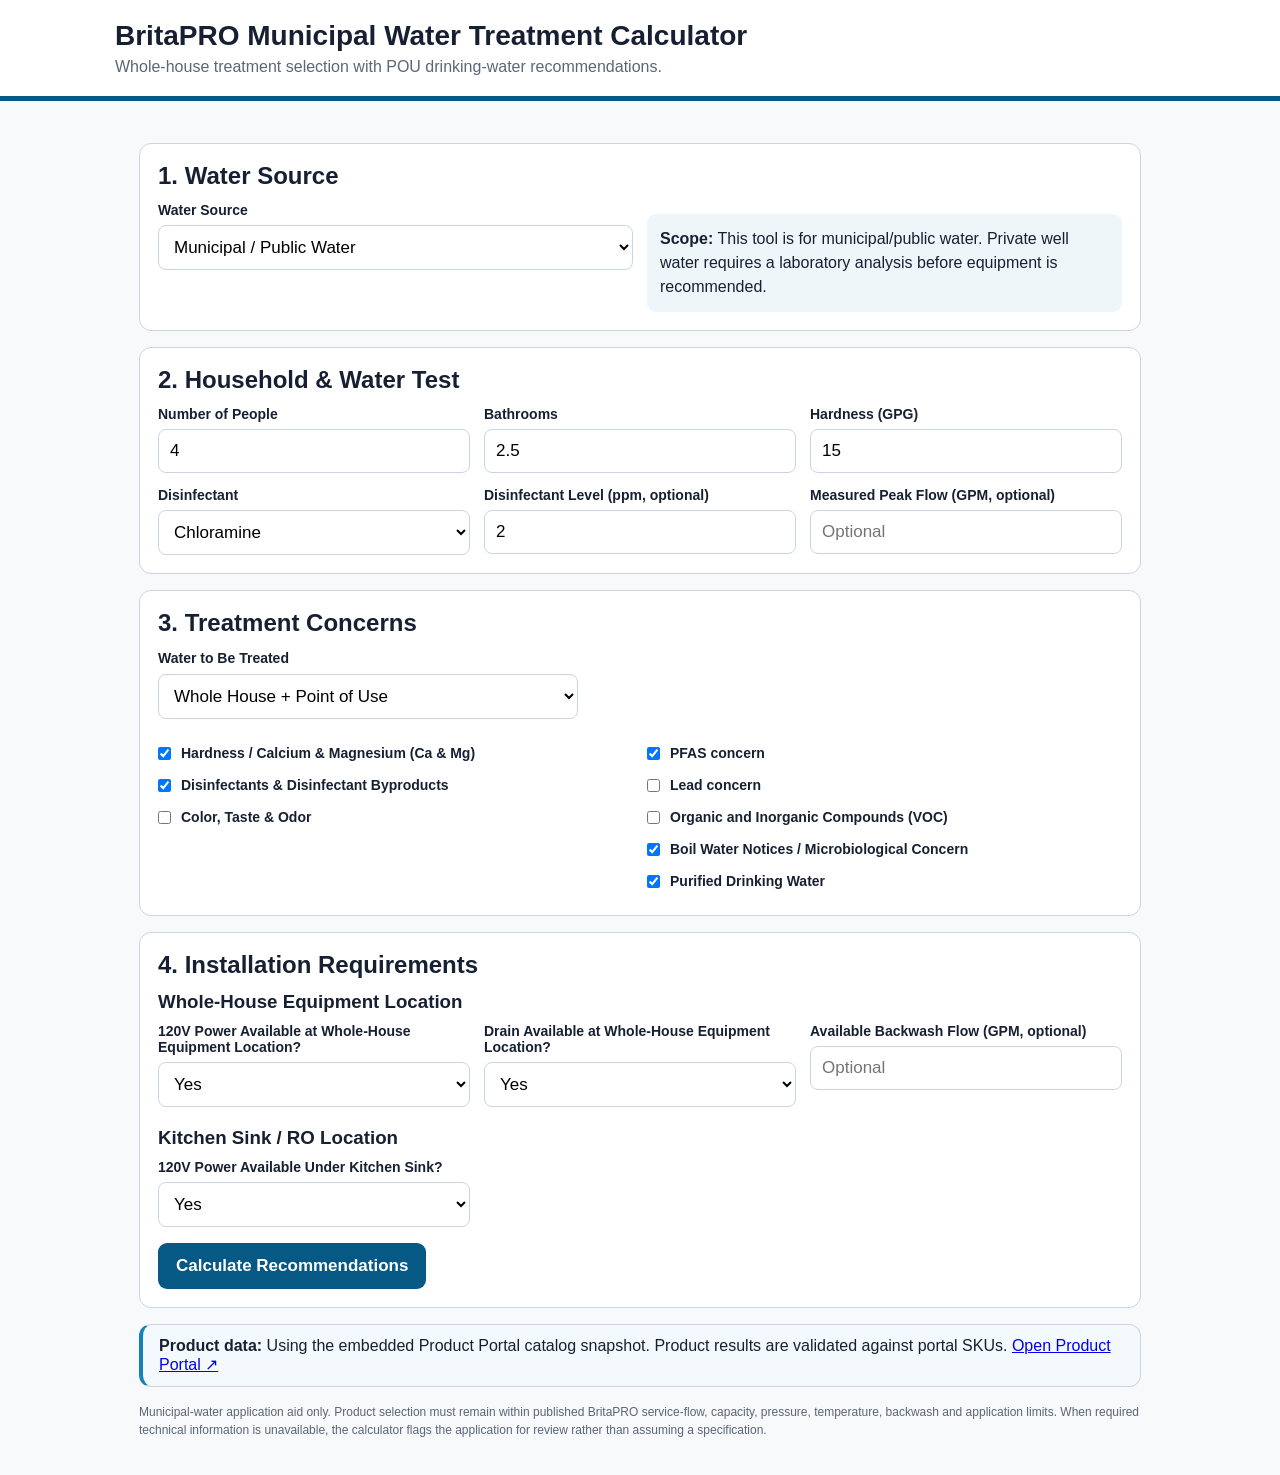
<file: water-treatment-recommendation-calculator.html>
<!doctype html>
<html lang="en"><head><meta charset="utf-8"><meta name="viewport" content="width=device-width,initial-scale=1"><title>BritaPRO Municipal Water Treatment Calculator</title>
<style>
:root{--blue:#075985;--light:#eef6fa;--border:#cbd5e1;--text:#172033;--muted:#5b6677;--green:#166534;--amber:#92400e;--red:#991b1b}*{box-sizing:border-box}body{margin:0;font-family:Arial,Helvetica,sans-serif;color:var(--text);background:#f7f9fb}.wrap{max-width:1050px;margin:0 auto;padding:24px}.hero{background:#fff;border-bottom:5px solid var(--blue);padding:20px 24px;margin-bottom:18px}h1{margin:0 0 6px;font-size:28px}h2{margin:0 0 12px}.sub,.small{color:var(--muted)}.sub{margin:0}.card{background:#fff;border:1px solid var(--border);border-radius:12px;padding:18px;margin-bottom:16px}.grid{display:grid;grid-template-columns:repeat(3,1fr);gap:14px}.grid2{display:grid;grid-template-columns:repeat(2,1fr);gap:14px}label{font-weight:700;font-size:14px}input,select{width:100%;font-size:17px;padding:11px;margin-top:7px;border:1px solid var(--border);border-radius:8px;background:#fff}.check{display:flex;gap:10px;align-items:center;font-weight:700;padding:8px 0}.check input{width:auto;margin:0}.btn{background:var(--blue);color:white;border:0;border-radius:9px;padding:13px 18px;font-size:17px;font-weight:800;cursor:pointer}.rec{border:2px solid var(--blue)}.tag{font-size:12px;font-weight:800;color:var(--blue);letter-spacing:.04em}.model{font-size:24px;font-weight:800;margin:5px 0}.reason{background:var(--light);padding:13px;border-radius:9px;line-height:1.5;margin-top:12px}.tier{border:1px solid var(--border);border-radius:10px;padding:15px;margin-top:12px}.tier h3{margin:0 0 8px;font-size:18px}.tier .option{padding:10px 0}.option{border-top:1px solid var(--border);padding:14px 0}.option:first-child{border-top:0}.stop{border:2px solid var(--red);background:#fff7f7}.warn{color:var(--amber);font-weight:700}.good{color:var(--green);font-weight:700}.hidden{display:none}.invalid{border:2px solid var(--red)!important;background:#fff7f7!important}.concern-invalid{border:2px solid var(--red);background:#fff7f7;border-radius:8px;padding:7px 9px!important;color:var(--red)}.errorcode{color:var(--red);font-weight:900}.pills{display:flex;gap:8px;flex-wrap:wrap;margin-top:8px}.pill{background:var(--light);border:1px solid var(--border);border-radius:999px;padding:6px 10px;font-size:13px;font-weight:700}details summary{font-weight:700;cursor:pointer}.foot{font-size:12px;color:var(--muted);line-height:1.5}.resultgrid{display:grid;grid-template-columns:1fr 1fr;gap:16px}@media(max-width:720px){.grid,.grid2,.resultgrid{grid-template-columns:1fr}.wrap{padding:12px}h1{font-size:23px}.model{font-size:21px}}
</style><style>.option .portal-product-image{display:block;width:118px;height:88px;object-fit:contain;object-position:left center;background:#fff;border:1px solid #e4ebf0;border-radius:8px;margin:0 0 8px}.option .model a{color:inherit;text-decoration:none}.option .model a:hover{text-decoration:underline}.portal-product-link{display:inline-block;margin-top:9px;color:#086b9e;font-weight:700;font-size:.9rem}.review-option{border-color:#c7792b;background:#fffaf3}</style>
</head><body>
<div class="hero"><div class="wrap" style="padding:0"><h1>BritaPRO Municipal Water Treatment Calculator</h1><p class="sub">Whole-house treatment selection with POU drinking-water recommendations.</p></div></div>
<main class="wrap">
<section class="card"><h2>1. Water Source</h2><div class="grid2"><label>Water Source<select id="source"><option value="" disabled>Select...</option><option value="municipal" selected>Municipal / Public Water</option><option value="well">Private Well</option></select></label><div class="reason"><b>Scope:</b> This tool is for municipal/public water. Private well water requires a laboratory analysis before equipment is recommended.</div></div></section>
<section id="inputs">
<section class="card"><h2>2. Household & Water Test</h2><div class="grid"><label>Number of People<input id="people" type="number" min="1" max="30" value="4" placeholder="Enter people"></label><label>Bathrooms<input id="baths" type="number" min="1" max="12" step=".5" value="2.5" placeholder="Enter bathrooms"></label><label>Hardness (GPG)<input id="hardness" type="number" min="0" max="100" step=".1" value="15" placeholder="Enter hardness"></label><label>Disinfectant<select id="disinfectant"><option value="" disabled>Select...</option><option value="chlorine">Chlorine</option><option value="chloramine" selected>Chloramine</option><option value="unknown">Unknown</option><option value="none">No concern</option></select></label><label>Disinfectant Level (ppm, optional)<input id="ppm" type="number" min="0" max="20" step=".1" value="2" placeholder="Optional"></label><label>Measured Peak Flow (GPM, optional)<input id="peak" type="number" min="0" max="60" step=".1" placeholder="Optional"></label></div></section>
<section class="card"><h2>3. Treatment Concerns</h2><div style="max-width:420px;margin-bottom:18px"><label>Water to Be Treated<select id="treatmentArea"><option value="">Select...</option><option value="whole">Whole House</option><option value="pou">Point of Use</option><option value="both" selected>Whole House + Point of Use</option></select></label></div><div class="grid2"><div><label class="check"><input id="hardnessConcern" type="checkbox" checked> Hardness / Calcium &amp; Magnesium (Ca &amp; Mg)</label><label class="check"><input id="disinfectantConcernInput" type="checkbox" checked> Disinfectants &amp; Disinfectant Byproducts</label><label class="check"><input id="ctoConcern" type="checkbox"> Color, Taste &amp; Odor</label></div><div><label class="check"><input id="pfas" type="checkbox" checked> PFAS concern</label><label class="check"><input id="lead" type="checkbox"> Lead concern</label><label class="check"><input id="voc" type="checkbox"> Organic and Inorganic Compounds (VOC)</label><label class="check"><input id="micro" type="checkbox" checked> Boil Water Notices / Microbiological Concern</label><label class="check"><input id="pure" type="checkbox" checked> Purified Drinking Water</label></div></div></section>
<section class="card"><h2>4. Installation Requirements</h2><h3 style="margin:4px 0 10px">Whole-House Equipment Location</h3><div class="grid"><label>120V Power Available at Whole-House Equipment Location?<select id="power"><option value="" disabled>Select...</option><option value="yes" selected>Yes</option><option value="no">No</option></select></label><label>Drain Available at Whole-House Equipment Location?<select id="drain"><option value="" disabled>Select...</option><option value="yes" selected>Yes</option><option value="no">No</option></select></label><label>Available Backwash Flow (GPM, optional)<input id="bw" type="number" min="0" max="30" step=".1" placeholder="Optional"></label></div><h3 style="margin:20px 0 10px">Kitchen Sink / RO Location</h3><div class="grid"><label>120V Power Available Under Kitchen Sink?<select id="roPower"><option value="" disabled>Select...</option><option value="yes" selected>Yes</option><option value="no">No</option></select></label></div><div style="margin-top:16px"><button class="btn" id="calculate">Calculate Recommendations</button><div id="validation" class="reason hidden" style="margin-top:12px"></div></div></section>
</section>
<section id="wellStop" class="card stop hidden"><div class="tag" style="color:var(--red)">STOP — LABORATORY TEST REQUIRED</div><div class="model">Private Well Water</div><p>Do not use this municipal-water calculator to select treatment. Obtain a laboratory water analysis first, then review the application using the complete water chemistry.</p></section>
<section class="card catalog-status-card" style="margin:16px 0;padding:12px 16px;border-left:4px solid #1481b8;background:#f3f9fc"><b>Product data:</b> <span id="catalogStatus">Product Portal catalog snapshot. Product results are validated against listed portal SKUs.</span> <a href="https://britapro-product-portal.netlify.app/" target="_blank" rel="noopener">Open Product Portal ↗</a></section>
<section id="results" class="hidden">
<section class="card rec"><div class="tag">WHOLE-HOUSE RECOMMENDATIONS — GOOD / BETTER / BEST</div><p class="small">Each level is built around the homeowner’s selected concerns. Higher levels favor broader coverage, stronger treatment configuration, or more complete equipment separation where applicable.</p><div id="whole"></div></section>
<section class="card rec"><div class="tag">POINT-OF-USE RECOMMENDATIONS</div><div id="pou"></div></section>
<section class="card"><details><summary>Show My Math & Decision Logic</summary><div id="math" class="reason"></div></details></section>
</section>
<p class="foot">Municipal-water application aid only. Product selection must remain within published BritaPRO service-flow, capacity, pressure, temperature, backwash and application limits. When required technical information is unavailable, the calculator flags the application for review rather than assuming a specification.</p>
</main>
<script>
const $=id=>document.getElementById(id);const fmt=(n,d=0)=>Number(n).toLocaleString(undefined,{maximumFractionDigits:d});
let portalProducts=[{"name":"Leak Detection","category":"Whole-House","path":"sales-sheets/whole-house/BP_Leak Detection.SalesSheet.DIGITAL.pdf","techPath":"tech-sheets/whole-house/BP_LeakDetection_TechSheet.DIGITAL.pdf","subcategory":"Other Whole-House Products","imagePath":"product-images/BP_Leak_Detection.png","skus":["BPF104I"]},{"name":"Non-backwashing Anti-scale","category":"Whole-House","path":"sales-sheets/whole-house/BP_NRV_Anti-scale.SalesSheet.DIGITAL.pdf","techPath":"tech-sheets/whole-house/BP_NRV Anti-scale_TechSheet.DIGITAL.pdf","subcategory":"Non-Backwashing Filters (NRV)","imageSku":"BPNRVCAT150J","imagePath":"product-images/BP_NRV_CatCarbon.png","skus":["BPNRVAS10J","BPNRVAS15J"],"manualPath":"manuals/whole-house/Platinum_NRV_Manual.DIGITAL.pdf","brochurePath":"sales-sheets/whole-house/BP_Filtration_Brochure.DIGITAL.pdf"},{"name":"Non-backwashing Catalytic Carbon","category":"Whole-House","path":"sales-sheets/whole-house/BP_NRV_CatCarbon.SalesSheet.DIGITAL.pdf","techPath":"tech-sheets/whole-house/BP_NRV Cat Carbon_TechSheet.DIGITAL.pdf","subcategory":"Non-Backwashing Filters (NRV)","imageSku":"BPNRVCAT150J","imagePath":"product-images/BP_NRV_CatCarbon.png","skus":["BPNRVCAT100J","BPNRVCAT150J"],"manualPath":"manuals/whole-house/Platinum_NRV_Manual.DIGITAL.pdf","brochurePath":"sales-sheets/whole-house/BP_Filtration_Brochure.DIGITAL.pdf"},{"name":"Non-backwashing Neutralizer","category":"Whole-House","path":"sales-sheets/whole-house/BP_NRV_Neutralizer.SalesSheet.DIGITAL.pdf","techPath":"tech-sheets/whole-house/BP_NRV Neutralizer_TechSheet.DIGITAL.pdf","subcategory":"Non-Backwashing Filters (NRV)","imageSku":"BPNRVCAT150J","imagePath":"product-images/BP_NRV_CatCarbon.png","skus":["BPNRVAN100","BPNRVAN150","BPNRVANSM100","BPNRVANSM150"],"manualPath":"manuals/whole-house/Platinum_NRV_Manual.DIGITAL.pdf","brochurePath":"sales-sheets/whole-house/BP_Filtration_Brochure.DIGITAL.pdf"},{"name":"Platinum Valve Catalytic Carbon","category":"Whole-House","path":"sales-sheets/whole-house/BP_PlatValve_CatCarbon.SalesSheet.DIGITAL.pdf","techPath":"tech-sheets/whole-house/BP_PlatValve_CatalyticCarbon_TechSheet.DIGITAL.pdf","subcategory":"Backwashing Filters","imagePath":"product-images/BP_PlatValve_CatCarbon.png","skus":["BPCAT05B","BPCAT100J","BPCAT150J","BPCAT200","BP125CAT200","BPCAT300","BP15CAT3","BPCAT300-2","BP15FCAT4"],"guidePaths":[{"label":"Backwashing Filter Installation Guide","path":"BP_Backwashing_Filter_Installation_Guide.pdf"},{"label":"Backwashing Filter Startup Procedure","path":"BP_Backwashing_Filter_Startup_Procedure.pdf"},{"label":"Carbon Filtration Soaking Procedure","path":"BP_Carbon Filtration Soaking Procedure.pdf"}],"manualPath":"manuals/Platinum_Filter_Manual.DIGITAL.pdf","brochurePath":"sales-sheets/whole-house/BP_Filtration_Brochure.DIGITAL.pdf"},{"name":"Platinum Valve Aeration","category":"Whole-House","path":"sales-sheets/whole-house/BP_PlatValve_Aeration.SalesSheet.DIGITAL.pdf","techPath":"tech-sheets/whole-house/BP_PlatValve_Aeration_TechSheet.DIGITAL.pdf","subcategory":"Backwashing Filters","imagePath":"product-images/BP_PlatValve_Aeration.png","skus":["BPKATAIR1J","BPKATAIR021J","BPKATAIR2","BPKATAIR022"],"guidePaths":[{"label":"Backwashing Filter Installation Guide","path":"BP_Backwashing_Filter_Installation_Guide.pdf"},{"label":"Backwashing Filter Startup Procedure","path":"BP_Backwashing_Filter_Startup_Procedure.pdf"}],"manualPath":"manuals/Platinum_Filter_Manual.DIGITAL.pdf","brochurePath":"sales-sheets/whole-house/BP_Filtration_Brochure.DIGITAL.pdf"},{"name":"Platinum Valve Neutralizer","category":"Whole-House","path":"sales-sheets/whole-house/BP_PlatValve_Neutralizer.SalesSheet.DIGITAL.pdf","techPath":"tech-sheets/whole-house/BP_PlatValve_Neutralizer_TechSheet.DIGITAL.pdf","subcategory":"Backwashing Filters","imagePath":"product-images/BP_PlatValve_Neutralizer.png","skus":["BPAN100J","BPAN150J","BPAN200","BPAN300","BPANSM100","BPANC100","BPANSM150","BPANC150","BPANC200"],"guidePaths":[{"label":"Backwashing Filter Installation Guide","path":"BP_Backwashing_Filter_Installation_Guide.pdf"},{"label":"Backwashing Filter Startup Procedure","path":"BP_Backwashing_Filter_Startup_Procedure.pdf"}],"manualPath":"manuals/Platinum_Filter_Manual.DIGITAL.pdf","brochurePath":"sales-sheets/whole-house/BP_Filtration_Brochure.DIGITAL.pdf"},{"name":"Platinum Valve Nitrate","category":"Whole-House","path":"sales-sheets/whole-house/BP_PlatValve_Nitrate.SalesSheet.DIGITAL.pdf","techPath":"tech-sheets/whole-house/BP_PlatValve_Nitrate_TechSheet.DIGITAL.pdf","subcategory":"Backwashing Filters","imagePath":"product-images/BP_Softener.png","skus":["BP150NJ","BP200N"],"manualPath":"manuals/whole-house/Platinum_NITRATE_Manual.DIGITAL.pdf","brochurePath":"sales-sheets/whole-house/BP_Filtration_Brochure.DIGITAL.pdf"},{"name":"Platinum Valve Particulate","category":"Whole-House","path":"sales-sheets/whole-house/BP_PlatValve_Particulate.SalesSheet.DIGITAL.pdf","techPath":"tech-sheets/whole-house/BP_PlatValve_Particulate_TechSheet.DIGITAL.pdf","subcategory":"Backwashing Filters","imagePath":"product-images/BP_PlatValve_Particulate.png","skus":["BPST100J","BPST150J","BP125ST150J"],"guidePaths":[{"label":"Backwashing Filter Installation Guide","path":"BP_Backwashing_Filter_Installation_Guide.pdf"},{"label":"Backwashing Filter Startup Procedure","path":"BP_Backwashing_Filter_Startup_Procedure.pdf"}],"manualPath":"manuals/Platinum_Filter_Manual.DIGITAL.pdf","brochurePath":"sales-sheets/whole-house/BP_Filtration_Brochure.DIGITAL.pdf"},{"name":"Platinum Valve PFAS","category":"Whole-House","path":"sales-sheets/whole-house/BP_PlatValve_PFAS.SalesSheet.DIGITAL.pdf","techPath":"tech-sheets/whole-house/BP_PlatValve_PFAS_TechSheet.DIGITAL.pdf","subcategory":"Backwashing Filters","imageSku":"BP150PFAJ","imagePath":"product-images/BP_Softener.png","skus":["BP150PFAJ"],"manualPath":"manuals/whole-house/Platinum_PFAS_Manual.DIGITAL.pdf","brochurePath":"sales-sheets/whole-house/BP_Filtration_Brochure.DIGITAL.pdf"},{"name":"RO Tankless","category":"Drinking Water","path":"sales-sheets/drinking-water/BP_RO_Tankless.SalesSheet.DIGITAL.pdf","techPath":"tech-sheets/drinking-water/BP_RO_Tankless_TechSheet.DIGITAL.pdf","subcategory":"Reverse Osmosis (RO)","imageSku":"BPRO600TAR","imagePath":"product-images/BP_RO_Tankless.png","manualPath":"manuals/drinking-water/Platinum_RO_Tankless_Manual.DIGITAL.pdf","skus":["BPRO600TAR"],"brochurePath":"sales-sheets/drinking-water/BP_ReverseOsmosis_Brochure.DIGITAL.pdf"},{"name":"RO 4Stage QuickTwist","category":"Drinking Water","path":"sales-sheets/drinking-water/BP_RO_4Stage_QuickTwist.SalesSheet.DIGITAL.pdf","techPath":"tech-sheets/drinking-water/BP_RO_Platinum 4-Stage_QuickTwist_TechSheet.DIGITAL.pdf","subcategory":"Reverse Osmosis (RO)","imageSku":"BPQCRO-75","imagePath":"product-images/BP_RO_4Stage_QuickTwist.png","manualPath":"manuals/drinking-water/Platinum_RO_4Stage_QT_Manual.DIGITAL.pdf","skus":["BPQCRO-75"],"brochurePath":"sales-sheets/drinking-water/BP_ReverseOsmosis_Brochure.DIGITAL.pdf"},{"name":"SingleStage 10in Carbon","category":"Drinking Water","path":"sales-sheets/drinking-water/BP_SingleStage_10in_CTO.SalesSheet.DIGITAL.pdf","techPath":"tech-sheets/drinking-water/BP_SingleStage_10in_CTO_TechSheet.DIGITAL.pdf","subcategory":"Single Stage Filters","imageSku":"BPUSS4000","imagePath":"product-images/BP_SingleStage_10in_CTO.png","manualPath":"manuals/drinking-water/Platinum_SingleStage_10inch_CTO_Manual.DIGITAL.pdf","skus":["BPUSS4000"],"brochurePath":"sales-sheets/drinking-water/BP_SingleStage_Brochure.DIGITAL.pdf"},{"name":"SingleStage 14in Lead","category":"Drinking Water","path":"sales-sheets/drinking-water/BP_SingleStage_14in_Lead.SalesSheet.DIGITAL.pdf","techPath":"tech-sheets/drinking-water/BP_SingleStage_14in_LEAD_TechSheet.DIGITAL.pdf","subcategory":"Single Stage Filters","imageSku":"BPUSS4003","imagePath":"product-images/BP_SingleStage_14in_Lead.png","manualPath":"manuals/drinking-water/Platinum_SingleStage_14inch_LEAD_Manual.DIGITAL.pdf","skus":["BPUSS4003"],"brochurePath":"sales-sheets/drinking-water/BP_SingleStage_Brochure.DIGITAL.pdf"},{"name":"SingleStage 14in PFAS","category":"Drinking Water","path":"sales-sheets/drinking-water/BP_SingleStage_14in_PFAS.SalesSheet.DIGITAL.pdf","techPath":"tech-sheets/drinking-water/BP_SingleStage_14in_PFAS_TechSheet.DIGITAL.pdf","subcategory":"Single Stage Filters","imageSku":"BPUSS4004","imagePath":"product-images/BP_SingleStage_14in_PFAS.png","manualPath":"manuals/drinking-water/Platinum_SingleStage_14inch_PFAS_Manual.DIGITAL.pdf","skus":["BPUSS4004"],"brochurePath":"sales-sheets/drinking-water/BP_SingleStage_Brochure.DIGITAL.pdf"},{"name":"SingleStage Microbiological","category":"Drinking Water","path":"sales-sheets/drinking-water/BP_SingleStage_Microbiological.SalesSheet.DIGITAL.pdf","techPath":"tech-sheets/drinking-water/BP_SingleStage_Microbiological_TechSheet.DIGITAL.pdf","subcategory":"Single Stage Filters","imagePath":"product-images/BP_SingleStage_Microbiological.png","manualPath":"manuals/drinking-water/Platinum_SingleStage_Microbiological_Manual.DIGITAL.pdf","skus":["BPUSS4005"],"imageSku":"BPUSS4005","brochurePath":"sales-sheets/drinking-water/BP_SingleStage_Brochure.DIGITAL.pdf"},{"name":"Softener","category":"Whole-House","path":"sales-sheets/whole-house/BP_Softener.SalesSheet.DIGITAL.pdf","techPath":"tech-sheets/whole-house/BP_Softener_TechSheet.DIGITAL.pdf","subcategory":"Water Softeners","imageSku":"BP150J","imagePath":"product-images/BP_Softener.png","skus":["BP100J","BP150J","BP200","BP125200","BP250","BP125250","BP300","BP125300","BP15-90","BP300-2","BP125400"],"manualPath":"manuals/whole-house/Platinum_Softener_SoftIron_Manual.DIGITAL.pdf","guidePaths":[{"label":"Softener & Mid-Plate Installation Guide","path":"BP_Softener_MidPlate_Installation_Guide.pdf"},{"label":"Softener & Mid-Plate Startup Procedure","path":"BP_Softener_MidPlate_Startup_Procedure.pdf"}],"brochurePath":"sales-sheets/whole-house/BP_Softener_Brochure.DIGITAL.pdf"},{"name":"Softener Carbon Mid-Plate","category":"Whole-House","path":"sales-sheets/whole-house/BP_Softener_CTO_MidPlate.SalesSheet.DIGITAL.pdf","techPath":"tech-sheets/whole-house/BP_Softener_CTO_Mid-Plate_TechSheet.DIGITAL.pdf","subcategory":"Mid-Plates","imageSku":"BPDCS150","imagePath":"product-images/BP_Softener_CTO_MidPlate.png","skus":["BPDCS100","BPDCS150","BPDCS200"],"manualPath":"manuals/whole-house/Platinum_Softener_CTO_Manual.DIGITAL.pdf","guidePaths":[{"label":"Softener & Mid-Plate Installation Guide","path":"BP_Softener_MidPlate_Installation_Guide.pdf"},{"label":"Softener & Mid-Plate Startup Procedure","path":"BP_Softener_MidPlate_Startup_Procedure.pdf"}],"brochurePath":"sales-sheets/whole-house/BP_Softener_Brochure.DIGITAL.pdf"},{"name":"Softener with Iron Reduction","category":"Whole-House","path":"sales-sheets/whole-house/BP_Softener_Iron.SalesSheet.DIGITAL.pdf","techPath":"tech-sheets/whole-house/BP_Softener_Iron_TechSheet.DIGITAL.pdf","subcategory":"Water Softeners","imageSku":"BPFES150","imagePath":"product-images/BP_Softener_Iron.png","skus":["BPFES100J","BPFES150","BPFES125150","BPFES300"],"manualPath":"manuals/whole-house/Platinum_Softener_SoftIron_Manual.DIGITAL.pdf","guidePaths":[{"label":"Softener & Mid-Plate Installation Guide","path":"BP_Softener_MidPlate_Installation_Guide.pdf"},{"label":"Softener & Mid-Plate Startup Procedure","path":"BP_Softener_MidPlate_Startup_Procedure.pdf"}],"brochurePath":"sales-sheets/whole-house/BP_Softener_Brochure.DIGITAL.pdf"},{"name":"Titanium LT","category":"Whole-House","path":"sales-sheets/drinking-water/BP_TitaniumLT_3 Stage_GREY.SalesSheet.DIGITAL.pdf","techPath":"tech-sheets/drinking-water/BP_Titanium LT_3 Stage_TechSheet.DIGITAL.pdf","subcategory":"Titanium LT","imagePath":"product-images/BP_TitaniumLT_3_Stage_GREY.png","skus":["BPWHS8000L","BP420-H-1DUO-B-KIT","BP420H1BKIT"],"manualPath":"manuals/whole-house/Platinum_TitaniumLT_Manual.DIGITAL.pdf","brochurePath":"sales-sheets/drinking-water/BP_Titanium LT_Brochure.DIGITAL.pdf","skuLabels":{"BPWHS8000L":"Triple","BP420-H-1DUO-B-KIT":"Double","BP420H1BKIT":"Single"},"variants":[{"name":"TitaniumLT 3 Stage GREY","category":"Whole-House","path":"sales-sheets/drinking-water/BP_TitaniumLT_3 Stage_GREY.SalesSheet.DIGITAL.pdf","techPath":"tech-sheets/drinking-water/BP_Titanium LT_3 Stage_TechSheet.DIGITAL.pdf","subcategory":"Titanium LT","imagePath":"product-images/BP_TitaniumLT_3_Stage_GREY.png","skus":["BPWHS8000L"],"manualPath":"manuals/whole-house/Platinum_TitaniumLT_Manual.DIGITAL.pdf","brochurePath":"sales-sheets/drinking-water/BP_Titanium LT_Brochure.DIGITAL.pdf"},{"name":"TitaniumLT 2 Stage GREY","category":"Whole-House","path":"sales-sheets/drinking-water/BP_TitaniumLT_2 Stage_GREY.SalesSheet.DIGITAL.pdf","techPath":"tech-sheets/drinking-water/BP_Titanium LT_2 Stage_TechSheet.DIGITAL.pdf","subcategory":"Titanium LT","imageSku":"BP420-H-1DUO-B-KIT","imagePath":"product-images/BP_TitaniumLT_2_Stage_GREY.png","skus":["BP420-H-1DUO-B-KIT"],"manualPath":"manuals/whole-house/Platinum_TitaniumLT_Manual.DIGITAL.pdf","brochurePath":"sales-sheets/drinking-water/BP_Titanium LT_Brochure.DIGITAL.pdf"},{"name":"TitaniumLT 1 Stage GREY","category":"Whole-House","path":"sales-sheets/drinking-water/BP_TitaniumLT_1 Stage_GREY.SalesSheet.DIGITAL.pdf","techPath":"tech-sheets/drinking-water/BP_Titanium LT_1 Stage_TechSheet.DIGITAL.pdf","subcategory":"Titanium LT","imageSku":"BP420H1BKIT","imagePath":"product-images/BP_TitaniumLT_1_Stage_GREY.png","skus":["BP420H1BKIT"],"manualPath":"manuals/whole-house/Platinum_TitaniumLT_Manual.DIGITAL.pdf","brochurePath":"sales-sheets/drinking-water/BP_Titanium LT_Brochure.DIGITAL.pdf"}],"guidePaths":[{"path":"sales-sheets/drinking-water/BP_TitaniumLT_2 Stage_GREY.SalesSheet.DIGITAL.pdf","label":"Double Sales Sheet"},{"path":"tech-sheets/drinking-water/BP_Titanium LT_2 Stage_TechSheet.DIGITAL.pdf","label":"Double Technical Sheet"},{"path":"sales-sheets/drinking-water/BP_TitaniumLT_1 Stage_GREY.SalesSheet.DIGITAL.pdf","label":"Single Sales Sheet"},{"path":"tech-sheets/drinking-water/BP_Titanium LT_1 Stage_TechSheet.DIGITAL.pdf","label":"Single Technical Sheet"}]},{"name":"UV","category":"Whole-House","path":"sales-sheets/drinking-water/BP_UV.SalesSheet.DIGITAL.pdf","techPath":"tech-sheets/drinking-water/BP_UV_TechSheet.DIGITAL.pdf","subcategory":"UV Systems","imageSku":"BPUV016","imagePath":"product-images/BP_UV.png","skus":["BPUV009","BPUV016","BPUV030","BPUV009BF","BPUV016BF","BPUV030BF"],"manualPath":"manuals/whole-house/Platinum_Ultraviolet_Manual.DIGITAL.pdf"},{"name":"HYDRA BIG","category":"Whole-House","techPath":"tech-sheets/whole-house/BP_HYDRA_BIG_TechSheet.DIGITAL.pdf","subcategory":"Other Whole-House Products","imagePath":"product-images/BP_HYDRA_BIG_TechSheet.DIGITAL.png"},{"name":"HYDRA Standard","category":"Whole-House","techPath":"tech-sheets/whole-house/BP_HYDRA_Standard_TechSheet.DIGITAL.pdf","subcategory":"Other Whole-House Products","imagePath":"product-images/BP_HYDRA_Standard_TechSheet.DIGITAL.png"},{"sku":"BP5WRX.259.120","name":"BritaPRO Filter For Tankless Reverse Osmosis","category":"Drinking Water","subcategory":"Reverse Osmosis (RO)","imagePath":"product-images/Tankless_RO_Carbon_Filter.png"},{"sku":"BP5WRX.259.119","name":"BritaPRO Dow Membrane For Tankless Reverse Osmosis","category":"Drinking Water","subcategory":"Reverse Osmosis (RO)","imagePath":"product-images/Tankless_RO_Membrane.png"},{"sku":"BPUSF4001","name":"BritaPRO 10” Sediment Carbon Filtration Filter Replacement- Individual","category":"Drinking Water","subcategory":"Single Stage Filters","imagePath":"product-images/BP_SingleStage_10in_CTO.png","imageNote":"System shown"},{"sku":"BPUSF4003","name":"BritaPRO 14” Lead, Voc With Anti-Microbial Filter Replacement- Individual","category":"Drinking Water","subcategory":"Single Stage Filters","imagePath":"product-images/BP_SingleStage_14in_Lead.png","imageNote":"System shown"},{"sku":"BPUSF4004","name":"BritaPRO 14” Pfas And Pharma With Anti-Microbial Filter Replacement- Individual","category":"Drinking Water","subcategory":"Single Stage Filters","imagePath":"product-images/BP_SingleStage_14in_PFAS.png","imageNote":"System shown"},{"sku":"BPUSF4005","name":"BritaPRO Quick-Twist Microbiological Purifier Filter Replacement- Individual","category":"Drinking Water","subcategory":"Single Stage Filters","imagePath":"product-images/BP_SingleStage_Microbiological.png","imageNote":"System shown"},{"sku":"BPUSF4001CA","name":"BritaPRO 10” Sediment Carbon Filtration Filter Replacement- Case Of 12","category":"Drinking Water","subcategory":"Single Stage Filters","imagePath":"product-images/BP_SingleStage_10in_CTO.png","imageNote":"System shown"},{"sku":"BPUSF4003CA","name":"BritaPRO 14” Lead, Voc With Anti-Microbial Filter Replacement- Case Of 12","category":"Drinking Water","subcategory":"Single Stage Filters","imagePath":"product-images/BP_SingleStage_14in_Lead.png","imageNote":"System shown"},{"sku":"BPUSF4004CA","name":"BritaPRO 14” Pfas And Pharma With Anti-Microbial Filter Replacement- Case Of 12","category":"Drinking Water","subcategory":"Single Stage Filters","imagePath":"product-images/BP_SingleStage_14in_PFAS.png","imageNote":"System shown"},{"sku":"BPUSF4005CA","name":"BritaPRO Quick-Twist Microbiological Purifier Filter Replacement- Case Of 6","category":"Drinking Water","subcategory":"Single Stage Filters","imagePath":"product-images/BP_SingleStage_Microbiological.png","imageNote":"System shown"},{"sku":"BPWHF8001","name":"BritaPRO Sediment Filter Whole House Filters - 20\" Drop In Heavy Duty","category":"Whole-House","subcategory":"Titanium LT"},{"sku":"BPWHF8002","name":"BritaPRO Lead Filter Whole House Filters - 20\" Drop In Heavy Duty","category":"Whole-House","subcategory":"Titanium LT"},{"sku":"BPWHF8003","name":"BritaPRO Pfas Filter Whole House Filters - 20\" Drop In Heavy Duty","category":"Whole-House","subcategory":"Titanium LT"},{"sku":"BPWHF8004","name":"BritaPRO Chloramine/Chlorine Filter Whole House Filters - 20\" Drop In Heavy Duty","category":"Whole-House","subcategory":"Titanium LT"},{"sku":"BPWHF8005","name":"BritaPRO Anti-Scale Polyphosphate Crystal Filter Whole House Filters - 20\" Drop In Heavy Duty","category":"Whole-House","subcategory":"Titanium LT"},{"sku":"BPWHF8006","name":"BritaPRO Chloramine Plus Filter Whole House Filters - 20\" Drop In Heavy Duty","category":"Whole-House","subcategory":"Titanium LT"},{"sku":"BPT50NL38-NF","name":"BritaPRO Twist Reverse Osmosis System 75Gpd,3/8 Connection, No Faucet/Tank","category":"Drinking Water","subcategory":"Reverse Osmosis (RO)","imagePath":"product-images/BP_RO_4Stage_QuickTwist.png"},{"sku":"BPT50-SED5","name":"BritaPRO Pre Sediment Filter For Quick-Twist Reverse Osmosis","category":"Drinking Water","subcategory":"Reverse Osmosis (RO)"},{"sku":"BPT50-CB5","name":"BritaPRO Pre Carbon Filter For Quick-Twist Reverse Osmosis","category":"Drinking Water","subcategory":"Reverse Osmosis (RO)"},{"sku":"BPT50-TW50","name":"BritaPRO Reverse Osmosis Membrane For Quick-Twist Reverse Osmosis","category":"Drinking Water","subcategory":"Reverse Osmosis (RO)"},{"sku":"BPT50-CB5P","name":"BritaPRO Post Carbon Block Filter For Quick-Twist Reverse Osmosis","category":"Drinking Water","subcategory":"Reverse Osmosis (RO)"},{"sku":"BPT50-ALK","name":"BritaPRO Alkaline Filter For Quick-Twist Reverse Osmosis","category":"Drinking Water","subcategory":"Reverse Osmosis (RO)"},{"sku":"BPS1089-08","name":"BritaPRO Reverse Osmosis Faucet Without Monitor","category":"Drinking Water","subcategory":"Reverse Osmosis (RO)"}];
let catalogSource='Product Portal catalog snapshot';
const portalUrl='https://britapro-product-portal.netlify.app/';
const htmlSafe=value=>String(value??'').replace(/[&<>"']/g,ch=>({'&':'&amp;','<':'&lt;','>':'&gt;','"':'&quot;',"'":'&#39;'}[ch]));
function portalRecordForSku(sku){const target=String(sku||'').trim().toUpperCase();return portalProducts.find(record=>(record.skus||[record.sku||record.SKU||record.imageSku].filter(Boolean)).some(value=>String(value).trim().toUpperCase()===target));}
function portalProductLink(sku){return portalUrl+'?sku='+encodeURIComponent(String(sku||''));}
function updateCatalogStatus(message){const node=$('catalogStatus');if(node)node.textContent=message;}

const soft=[{sku:'BP100J',desc:'Platinum 100 Water Softener',cap:24000,service:13,bw:2.7},{sku:'BP150J',desc:'Platinum 150 Water Softener',cap:36000,service:14,bw:2.7},{sku:'BP200',desc:'Platinum 200 Water Softener',cap:48000,service:16,bw:3.2},{sku:'BP250',desc:'Platinum 250 Water Softener',cap:60000,service:18,bw:4.2}];
const carbon=[{sku:'BPCAT100J',desc:'Platinum 100 Catalytic Carbon Filter',service:5,bw:6.5},{sku:'BPCAT150J',desc:'Platinum 150 Catalytic Carbon Filter',service:7,bw:6.5},{sku:'BPCAT200',desc:'Platinum 200 Catalytic Carbon Filter',service:10,bw:10}];
function demand(p,b,measured){if(measured>0)return measured;const wsfu=b*6+6;const pts=[[5,4],[10,6],[15,8],[20,10],[25,12],[30,14],[35,15.5],[40,17],[45,18.5]];if(wsfu<=5)return 4;if(wsfu>=45)return 18.5;for(let i=1;i<pts.length;i++){if(wsfu<=pts[i][0]){let a=pts[i-1],c=pts[i];return a[1]+(wsfu-a[0])*(c[1]-a[1])/(c[0]-a[0]);}}return 18.5}
function product(sku,desc,note=''){
 if(['APPLICATION REVIEW','DISCOVERY REQUIRED'].includes(String(sku).trim().toUpperCase()))return `<div class="option review-option"><div class="model">${htmlSafe(sku)}</div><b>${htmlSafe(desc)}</b>${note?`<div class="small" style="margin-top:5px">${htmlSafe(note)}</div>`:''}</div>`;
 const record=portalRecordForSku(sku);
 if(!record)return `<div class="option review-option"><div class="model">APPLICATION REVIEW</div><b>Product unavailable in the Product Portal</b><div class="small">${htmlSafe(sku)} is not listed in the current Product Portal catalog, so this calculator will not present it as a selectable product. Review the application and catalog mapping.</div>${note?`<div class="small" style="margin-top:5px">${htmlSafe(note)}</div>`:''}</div>`;
 const label=record.name||desc;
 const image=record.imagePath?`<img class="portal-product-image" src="${htmlSafe(portalUrl+record.imagePath.split('/').map(encodeURIComponent).join('/'))}" alt="${htmlSafe(label)} product image" loading="lazy">`:'';
 return `<div class="option">${image}<div class="model"><a href="${portalProductLink(sku)}" target="_blank" rel="noopener">${htmlSafe(sku)}</a></div><b>${htmlSafe(label)}</b><div class="small">Product Portal item • ${htmlSafe(record.subcategory||record.category||'')}</div>${note?`<div class="small" style="margin-top:5px">${htmlSafe(note)}</div>`:''}<a class="portal-product-link" href="${portalProductLink(sku)}" target="_blank" rel="noopener">View in Product Portal ↗</a></div>`;
}
function calc(){
 const validation=$('validation');
 validation.classList.add('hidden'); validation.innerHTML='';
 document.querySelectorAll('.invalid').forEach(el=>el.classList.remove('invalid'));
 document.querySelectorAll('.concern-invalid').forEach(el=>el.classList.remove('concern-invalid'));
 const source=$('source').value;
 if(source==='well'){$('inputs').classList.add('hidden');$('results').classList.add('hidden');$('wellStop').classList.remove('hidden');return}
 const treatmentArea=$('treatmentArea').value;
 const wantsWhole=treatmentArea==='whole'||treatmentArea==='both';
 const wantsPOU=treatmentArea==='pou'||treatmentArea==='both';
 const concerns={hardness:$('hardnessConcern').checked,disinfectant:$('disinfectantConcernInput').checked,cto:$('ctoConcern').checked,pfas:$('pfas').checked,lead:$('lead').checked,voc:$('voc').checked,micro:$('micro').checked,pure:$('pure').checked};
 const selected=Object.entries(concerns).filter(x=>x[1]).map(x=>x[0]);
 const required=[];
 function req(id,label){if($(id).value===''){required.push(label);$(id).classList.add('invalid')}}
 req('source','Water Source');
 req('treatmentArea','Water to Be Treated');
 if(wantsWhole){req('people','Number of People');req('baths','Bathrooms');req('power','Whole-house 120V power availability');req('drain','Whole-house drain availability');}
 if(wantsWhole&&concerns.hardness)req('hardness','Hardness (GPG)');
 if((wantsWhole||wantsPOU)&&(concerns.disinfectant||concerns.cto))req('disinfectant','Disinfectant');
 if(wantsPOU&&(concerns.pure||concerns.pfas))req('roPower','Under-sink 120V power availability');
 if(!selected.length){required.push('At least one Treatment Concern');document.querySelectorAll('#hardnessConcern,#disinfectantConcernInput,#ctoConcern,#pfas,#lead,#voc,#micro,#pure').forEach(el=>el.closest('.check').classList.add('concern-invalid'));}
 if(required.length){
   validation.innerHTML=`<span class="errorcode">ERR-REQ-001 — REQUIRED INFORMATION MISSING</span><br>Complete: ${required.join('; ')}.`;
   validation.classList.remove('hidden'); $('results').classList.add('hidden'); return;
 }
 if(source!=='municipal'){validation.innerHTML='<span class="errorcode">ERR-SOURCE-001</span> — Select Municipal / Public Water or Private Well.';validation.classList.remove('hidden');return}
 $('inputs').classList.remove('hidden');$('wellStop').classList.add('hidden');
 const p=Math.max(1,+$('people').value||1),b=Math.max(1,+$('baths').value||1),h=Math.max(0,+$('hardness').value||0),peak=Math.max(0,+$('peak').value||0),gpm=demand(p,b,peak),dailyGal=p*75,dailyGr=dailyGal*h,week=dailyGr*7,dis=$('disinfectant').value,drain=$('drain').value==='yes',power=$('power').value==='yes',bw=+$('bw').value||0,roPower=$('roPower').value;
 const carbonConcern=concerns.disinfectant||concerns.cto||concerns.voc;
 let review=[],decision=[];
 const c=p<=2?carbon[0]:p<=4?carbon[1]:carbon[2];
 let softener=null;
 if(concerns.hardness&&h>3&&power&&drain){softener=soft.find(x=>x.cap>=week&&x.service>=gpm)||soft.find(x=>x.cap>=week)||null;}
 const asSku=gpm<=10?'BPNRVAS10J':'BPNRVAS15J';
 const nrvSku=p<=2?'BPNRVCAT100J':'BPNRVCAT150J';
 const midSku=p<=2?'BPDCS100':p<=4?'BPDCS150':'BPDCS200';
 function tier(title,subtitle,items){return `<div class="tier"><h3>${title}</h3><div class="small">${subtitle}</div>${items.length?items.join(''):'<div class="option"><b>Application Review Required</b><div class="small">The selected concerns cannot be fully covered automatically with the verified application data entered.</div></div>'}</div>`}
 function carbonItem(note='',preferNRV=false){if(!carbonConcern&&!concerns.pfas)return null;if(preferNRV||!power||!drain)return product(nrvSku,`NRV Catalytic Carbon ${p<=2?'100':'150'}`,`${note} Non-backwashing catalytic-carbon option. It does not require power or a drain, but remains a valid treatment option even when both utilities are available. Catalytic carbon may provide meaningful PFAS reduction, but it is not represented here as dedicated PFAS treatment.`);return product(c.sku,c.desc,`${note} Household-size starting point: ${p} people. Published service flow ${c.service} GPM. Catalytic carbon may provide meaningful PFAS reduction, but it is not represented here as dedicated PFAS treatment; performance varies by PFAS species, flow, loading and media age.`)}
 function hardnessItem(note='',preferNRV=false){if(!concerns.hardness)return null;if(h<=3)return product('APPLICATION REVIEW','Hardness Treatment Objective',`${note} Hardness concern was selected, but entered hardness is ${fmt(h,1)} GPG. Verify the treatment objective before recommending softening.`);if(preferNRV&&h<=23)return product(asSku,'NRV Anti-Scale',`${note} Non-regenerating scale-control option for hardness up to 23 GPG. It does not require power or a drain and remains a valid option when those utilities are available. Anti-scale does not remove calcium or magnesium and does not produce softened water.`);if(power&&drain&&softener)return product(softener.sku,softener.desc,`${note} ${fmt(softener.cap)} grains at medium setting; selected from ${fmt(week)} grains estimated 7-day load.`);if(h<=23)return product(asSku,'NRV Anti-Scale',`${note} Non-regenerating scale-control pathway for hardness up to 23 GPG. Anti-scale does not remove calcium or magnesium and does not produce softened water.`);return product('APPLICATION REVIEW','Hardness Above Anti-Scale Limit',`${note} Entered hardness is ${fmt(h,1)} GPG, above the current 23 GPG anti-scale application limit.`)}
 let good=[],better=[],best=[];
 // Hardness + carbon: NRV remains a valid value option even when power and drain are available.
 if(wantsWhole&&concerns.hardness&&carbonConcern&&power&&drain&&h>3){
   if(h<=23)good.push(hardnessItem('GOOD: lower-complexity NRV scale-control option.',true));
   good.push(carbonItem('GOOD: lower-complexity NRV catalytic-carbon option.',true));
   const midPlate=product(midSku,'Platinum Mid-Plate Softener + Catalytic Carbon','Combined regenerating platform addressing hardness plus chlorine/chloramine, taste/odor and related carbon-treatment objectives. If PFAS is also selected, its catalytic carbon provides meaningful PFAS reduction but is not dedicated PFAS treatment.');
   better.push(midPlate);
   // The mid-plate already contains catalytic carbon. Do not add a separate CAT tank unless a future application rule specifically requires additional carbon capacity.
   if(concerns.pfas){
     best.push(midPlate);
   }else{
     if(softener)best.push(hardnessItem('BEST: dedicated softening equipment for independent sizing/service.'));
     best.push(carbonItem('BEST: dedicated full-size catalytic-carbon equipment for independent sizing/service.'));
   }
 } else {
   const hi=hardnessItem(''); const ci=carbonItem('');
   if(hi){good.push(hi);better.push(hi);best.push(hi)}
   if(ci){good.push(ci);better.push(ci);best.push(ci)}
 }
 // PFAS whole-house ladder while cartridge-based whole-house options are temporarily excluded.
 if(wantsWhole&&concerns.pfas){
   if(!good.some(x=>x.includes('Catalytic Carbon')))good.push(carbonItem('GOOD: catalytic carbon is the starting whole-house PFAS option; explain its PFAS limitations and declining adsorption effectiveness over media life.'));
   if(power&&drain){
     const betterHasMidPlate=better.some(x=>x.includes('Mid-Plate Softener + Catalytic Carbon'));
     const bestHasMidPlate=best.some(x=>x.includes('Mid-Plate Softener + Catalytic Carbon'));
     // Do not duplicate catalytic carbon when a mid-plate is already in the package.
     if(!betterHasMidPlate&&!better.some(x=>x.includes(c.sku)))better.push(carbonItem('BETTER: full-size catalytic carbon treatment with sizing and hydraulic application review.'));
     if(!bestHasMidPlate&&!best.some(x=>x.includes(c.sku)))best.unshift(carbonItem('BEST pretreatment: full-size catalytic carbon ahead of regenerating PFAS treatment.'));
     // Platinum whole-house PFAS is a BEST-only product-placement rule.
     best.push(product('BP150PFAJ','Whole-House Regenerating PFAS System','BEST ONLY: dedicated whole-house PFAS treatment. Carbon pretreatment is required; when a Platinum Mid-Plate is already selected, its catalytic-carbon section counts as the carbon pretreatment and a separate CAT tank is not added.'));
   } else {
     review.push('Dedicated regenerating whole-house PFAS treatment requires an installation that supports the required carbon pretreatment and regeneration.');
   }
 }
 if(concerns.lead)review.push('Lead concern selected. Cartridge-based whole-house filter options are temporarily excluded; use the applicable POU pathway or complete an application review.');
 if(concerns.micro)review.push('A boil-water / microbiological concern is handled in the POU recommendation section; ordinary whole-house carbon does not resolve a microbiological advisory.');
 if(concerns.pure)review.push('Purified drinking water is handled in the POU recommendation section.');
 if(carbonConcern||concerns.pfas){decision.push('Whole-house catalytic-carbon starting size: 1–2 people = BPCAT100J; 3–4 = BPCAT150J; 5+ = BPCAT200. Peak flow is a secondary hydraulic/application check, not an automatic upsizing trigger. NRV catalytic carbon remains eligible when power and drain are available; utility availability does not disqualify NRV.');if(power&&drain&&gpm>c.service)review.push(`Calculated household peak demand (${fmt(gpm,1)} GPM) exceeds ${c.sku}'s published ${c.service} GPM service flow. Review actual simultaneous demand before upsizing.`);if(power&&drain&&bw&&bw<c.bw)review.push(`Available backwash flow is below ${c.sku} backwash requirement of ${c.bw} GPM.`)}
 if(concerns.hardness)decision.push(`Hardness concern selected → measured hardness ${fmt(h,1)} GPG is used for softener sizing. NRV anti-scale remains a valid scale-control option within its application limits whether or not power and drain are available; it does not soften/remove Ca & Mg.`);
 if(concerns.pfas)decision.push('PFAS concern selected → catalytic carbon can be the Good whole-house starting point; cartridge-based whole-house options are temporarily excluded; Best uses carbon pretreatment ahead of dedicated regenerating whole-house PFAS treatment.');
 if(concerns.disinfectant&&dis==='none')review.push('Disinfectants / disinfectant byproducts were selected as a concern, but Section 2 is set to “No concern.” Verify the disinfectant condition/type.');
 if(!good.length&&!better.length&&!best.length)good.push(product('DISCOVERY REQUIRED','No Whole-House Treatment Selected','Select the homeowner’s treatment concerns before making a whole-house recommendation.'));
 const effectiveBetter=better.length?better:good;
 const effectiveBest=best.length?best:effectiveBetter;
 const sameRecommendations=(a,b)=>a.length===b.length&&a.every((v,i)=>v===b[i]);
 let whole;
 if(!wantsWhole){
   whole='<div class="model">Whole-house treatment not selected</div><p class="small">Choose Whole House or Whole House + Point of Use under Water to Be Treated to generate whole-house recommendations.</p>';
 }else if(sameRecommendations(effectiveBetter,effectiveBest)){
   // If the original Better and Best collapse to the same package, do not duplicate it.
   // Promote the original Good package to BETTER and keep the single higher-value package as BEST.
   whole=tier('BETTER','The original Good package, promoted because the higher two tiers would otherwise be identical.',good)+tier('BEST','The single higher-value whole-house package justified by the current application conditions.',effectiveBest);
 }else{
   whole=tier('GOOD','Lowest-complexity technically appropriate package that addresses as many selected concerns as possible.',good)+tier('BETTER','Adds treatment specificity, protection or separation with greater treatment value.',effectiveBetter)+tier('BEST','Most complete technically appropriate whole-house package under the current application rules.',effectiveBest);
 }
 if(review.length)whole+=`<div class="reason"><b>Application / Discovery Review</b><br>${review.join('<br>')}</div>`;
 let pou='';
 if(concerns.disinfectant||concerns.cto)pou+=product('BPUSS4000','SingleStage 10in Carbon','Entry-level drinking-water filtration for chlorine taste and odor / taste-and-odor concerns.');
 if(concerns.disinfectant||concerns.lead||concerns.voc)pou+=product('BPUSS4003','SingleStage 14in Lead',`Targeted option for ${[concerns.disinfectant?'disinfection byproducts / THMs':'',concerns.lead?'lead':'',concerns.voc?'VOC / organic compounds':''].filter(Boolean).join(', ')}.`);
 if(concerns.pfas)pou+=product('BPUSS4004','SingleStage 14in PFAS','Dedicated point-of-use PFAS treatment for drinking and cooking water. RO is an additional option, not the sole or default PFAS pathway.');
 if(concerns.micro)pou+=product('BPUSS4005','SingleStage Microbiological','Use CTO pretreatment before the microbiological purifier in this recommendation logic.');
 if(concerns.pure||concerns.pfas){pou+=product('BPQCRO-75','Platinum 4-Stage Quick Twist RO — 75 GPD',`${concerns.pure?'Purified drinking water option. ':''}${concerns.pfas?'Additional PFAS POU option. ':''}Traditional storage-tank RO; under-sink electrical power is not required.`);if(roPower==='yes')pou+=product('BPRO600TAR','Tankless RO — 600 GPD',`${concerns.pure?'Purified drinking water option. ':''}${concerns.pfas?'Additional PFAS POU option. ':''}High-production direct-flow RO; under-sink power is available.`)}
 if(!wantsPOU)pou='<div class="model">Point-of-use treatment not selected</div><p class="small">Choose Point of Use or Whole House + Point of Use under Water to Be Treated to generate POU recommendations.</p>';else if(!pou)pou='<div class="model">No POU concern selected</div><p class="small">POU recommendations appear when the selected concerns call for drinking-water treatment.</p>';
 $('whole').innerHTML=whole;$('pou').innerHTML=pou;
 const concernNames=[];if(concerns.hardness)concernNames.push('Hardness / Ca & Mg');if(concerns.disinfectant)concernNames.push('Disinfectants & byproducts');if(concerns.cto)concernNames.push('Color, taste & odor');if(concerns.pfas)concernNames.push('PFAS');if(concerns.lead)concernNames.push('Lead');if(concerns.voc)concernNames.push('Organic / inorganic compounds (VOC)');if(concerns.micro)concernNames.push('Boil Water Notices / Microbiological Concern');if(concerns.pure)concernNames.push('Purified Drinking Water');
 $('math').innerHTML=`<b>WATER TO BE TREATED:</b> ${treatmentArea==='whole'?'Whole House':treatmentArea==='pou'?'Point of Use':'Whole House + Point of Use'}<br><br><b>PRIMARY DECISION DRIVER — homeowner concerns:</b> ${concernNames.join('; ')}<br><br><b>Decision path:</b><br>${decision.join('<br>')}<br><br><b>Estimated daily water use:</b> ${fmt(dailyGal)} gal/day (${p} people × 75)<br><b>Hydraulic demand used:</b> ${fmt(gpm,1)} GPM ${peak>0?'(measured override)':'(fixture-unit estimate)'}<br><b>Measured hardness:</b> ${fmt(h,1)} GPG<br><b>Hardness load:</b> ${fmt(dailyGr)} grains/day • ${fmt(week)} grains/7 days<br><b>Disinfectant:</b> ${dis||'not selected'}<br><b>Carbon sizing:</b> 1–2 people = BPCAT100J; 3–4 = BPCAT150J; 5+ = BPCAT200.`;
 $('results').classList.remove('hidden');
}
$('source').addEventListener('change',()=>{const source=$('source').value;if(source==='well'){$('inputs').classList.add('hidden');$('results').classList.add('hidden');$('wellStop').classList.remove('hidden');}else{$('inputs').classList.remove('hidden');$('wellStop').classList.add('hidden');$('results').classList.add('hidden');}});
document.querySelectorAll('#hardnessConcern,#disinfectantConcernInput,#ctoConcern,#pfas,#lead,#voc,#micro,#pure').forEach(el=>el.addEventListener('change',()=>{if(document.querySelectorAll('#hardnessConcern:checked,#disinfectantConcernInput:checked,#ctoConcern:checked:checked,#pfas:checked,#lead:checked,#voc:checked,#micro:checked,#pure:checked').length){document.querySelectorAll('.concern-invalid').forEach(x=>x.classList.remove('concern-invalid'));}}));
if(location.protocol==='https:'&&location.hostname==='britapro-product-portal.netlify.app'){
 fetch('/sales-sheets/catalog.json',{cache:'no-store'}).then(response=>{if(!response.ok)throw Error('catalog request failed');return response.json()}).then(records=>{
  if(!Array.isArray(records)||!records.length)throw Error('catalog data is empty');
  portalProducts=records;catalogSource='Live Product Portal catalog';
  updateCatalogStatus('Connected to the live Product Portal catalog. Recommendations resolve to current portal SKUs.');
  if(!$('results').classList.contains('hidden'))calc();
 }).catch(()=>updateCatalogStatus('Using the embedded Product Portal catalog snapshot. Confirm current SKUs in the Product Portal before selection.'));
}else{updateCatalogStatus('Using the embedded Product Portal catalog snapshot. Product results are validated against portal SKUs.');}
$('calculate').addEventListener('click',calc);
</script></body></html>
</file>
